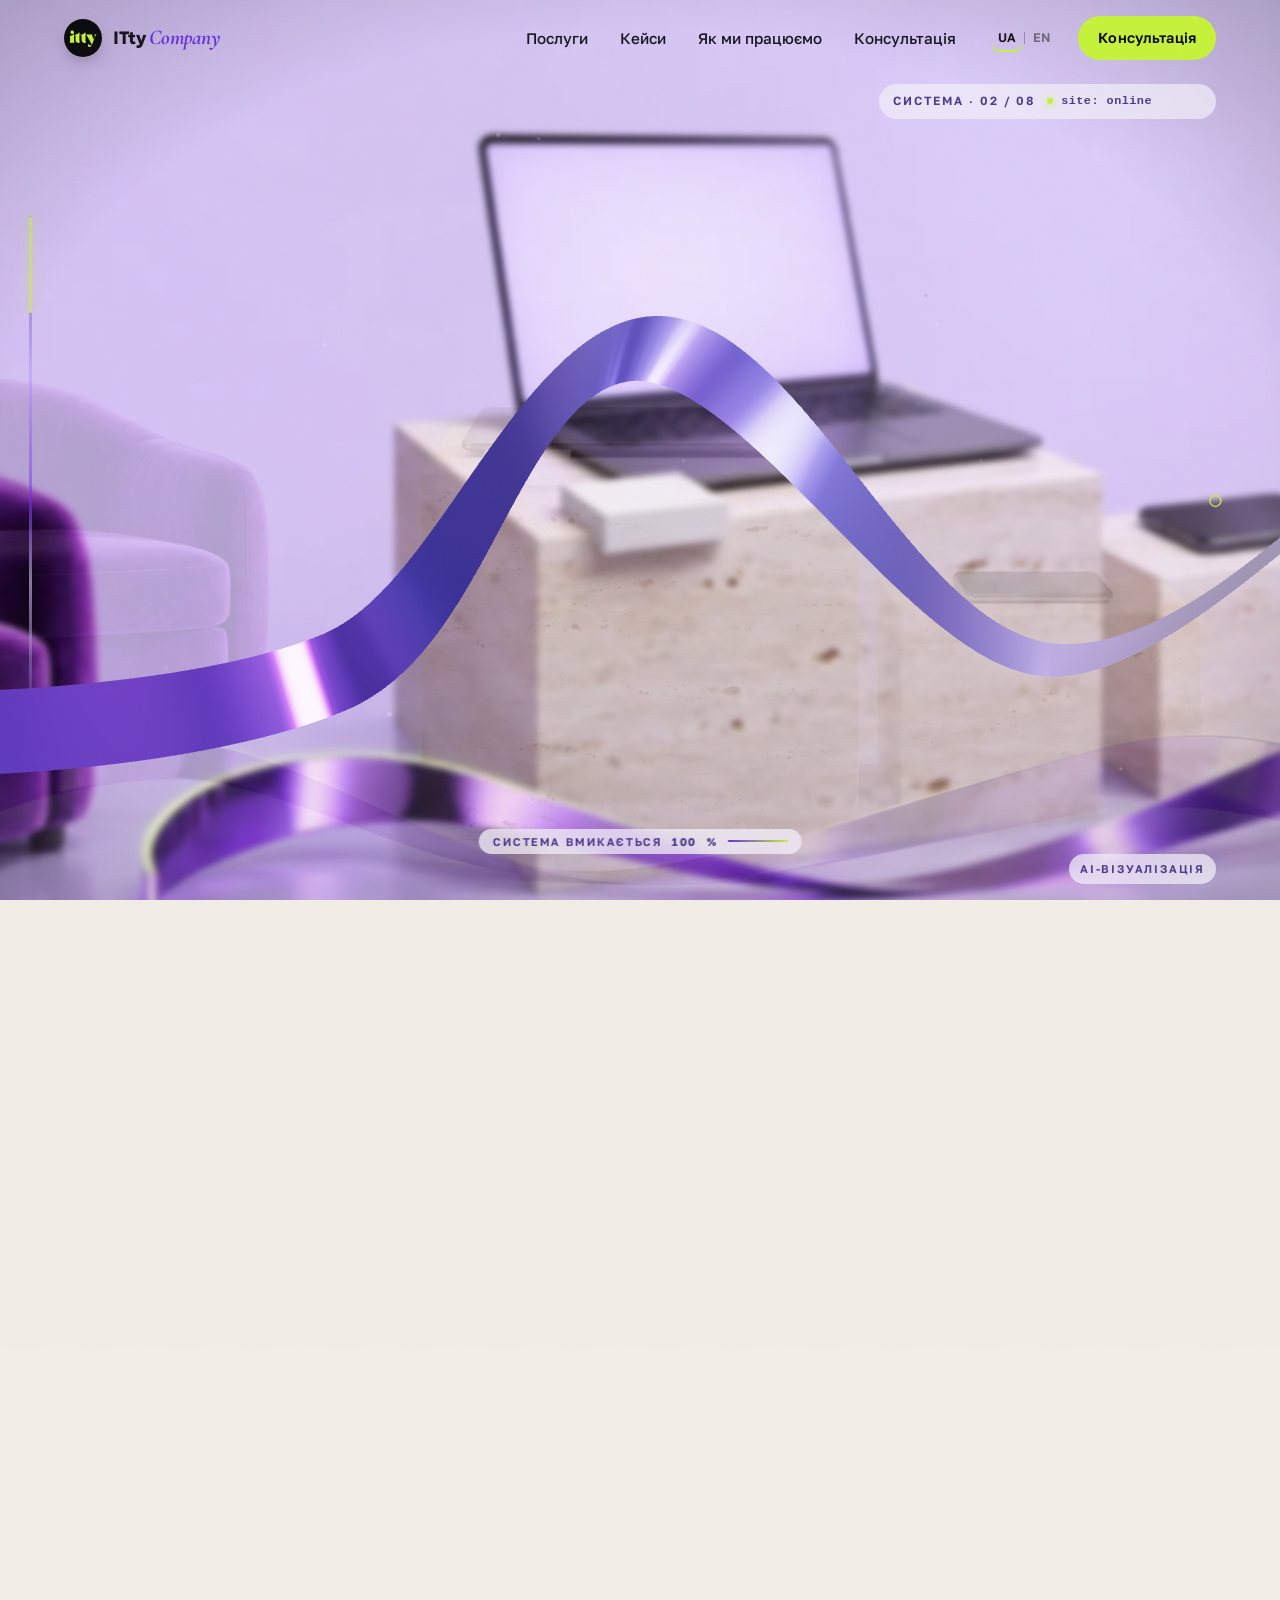
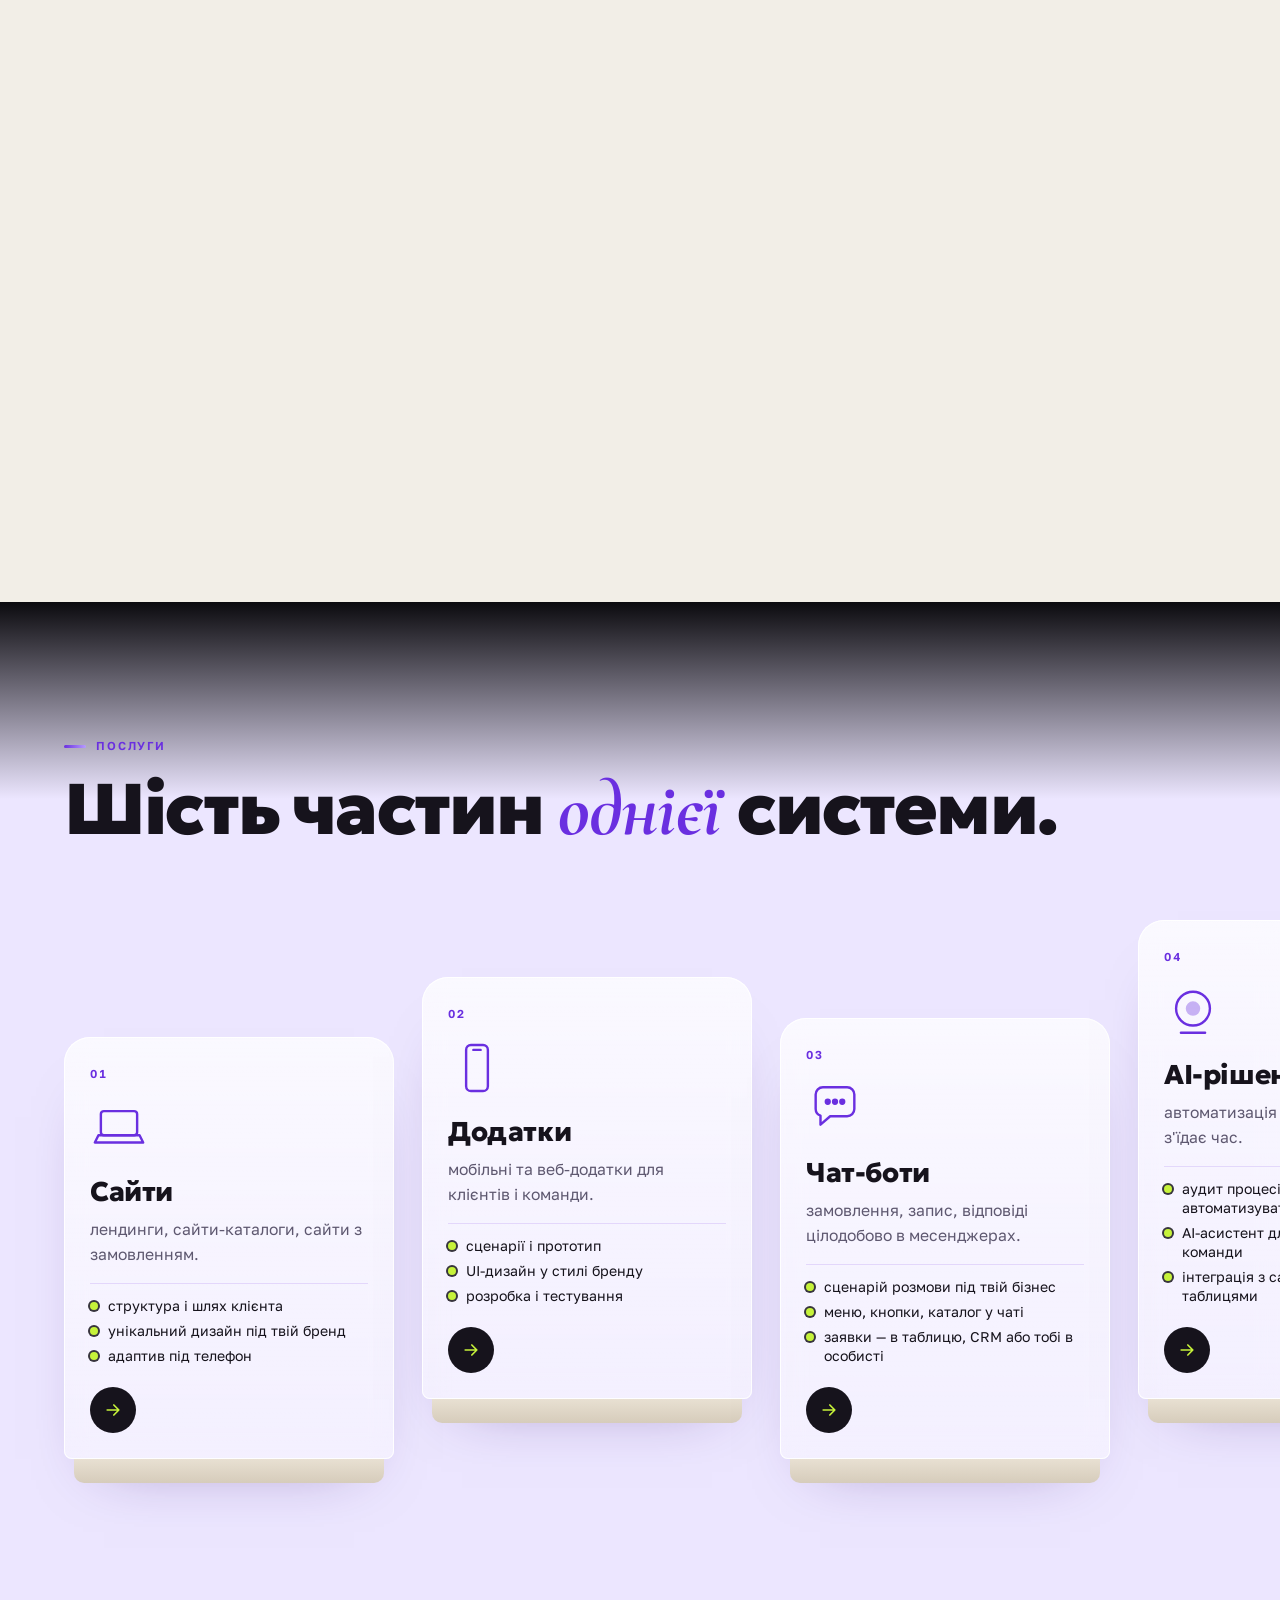
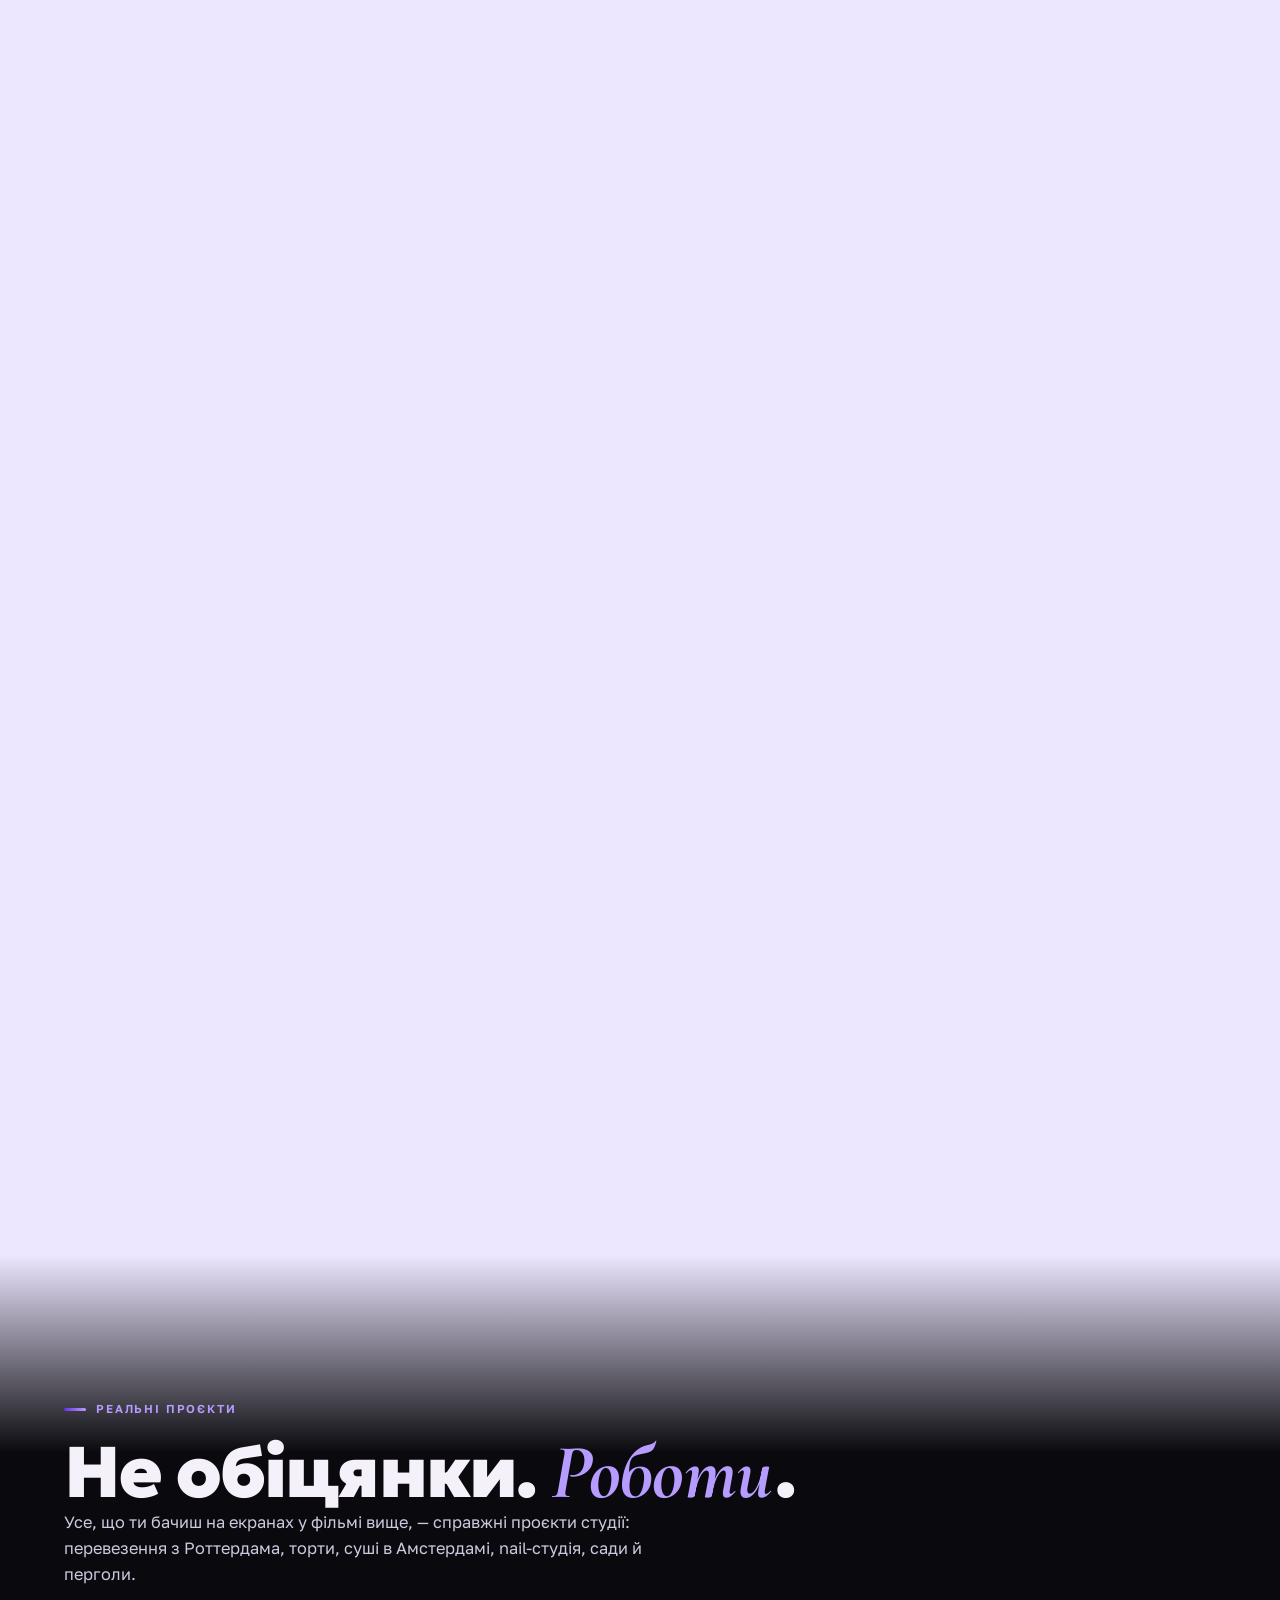
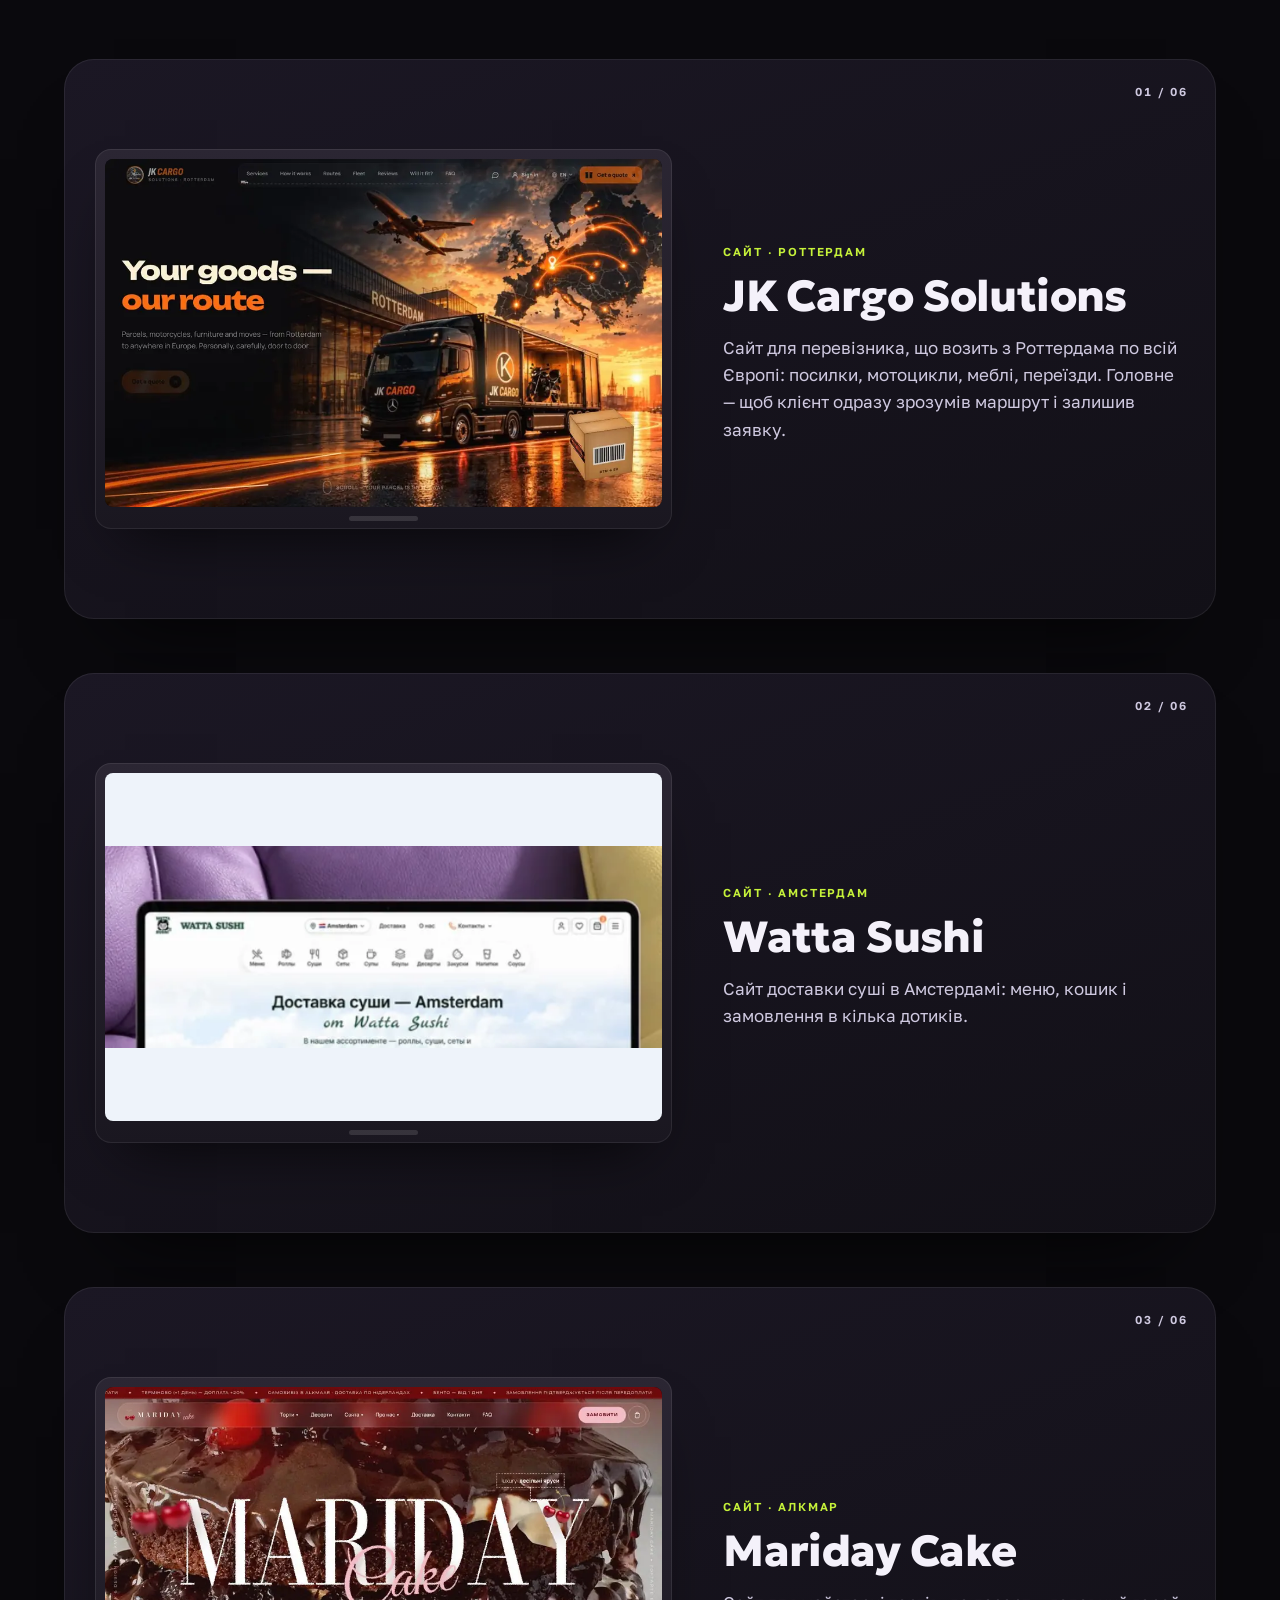
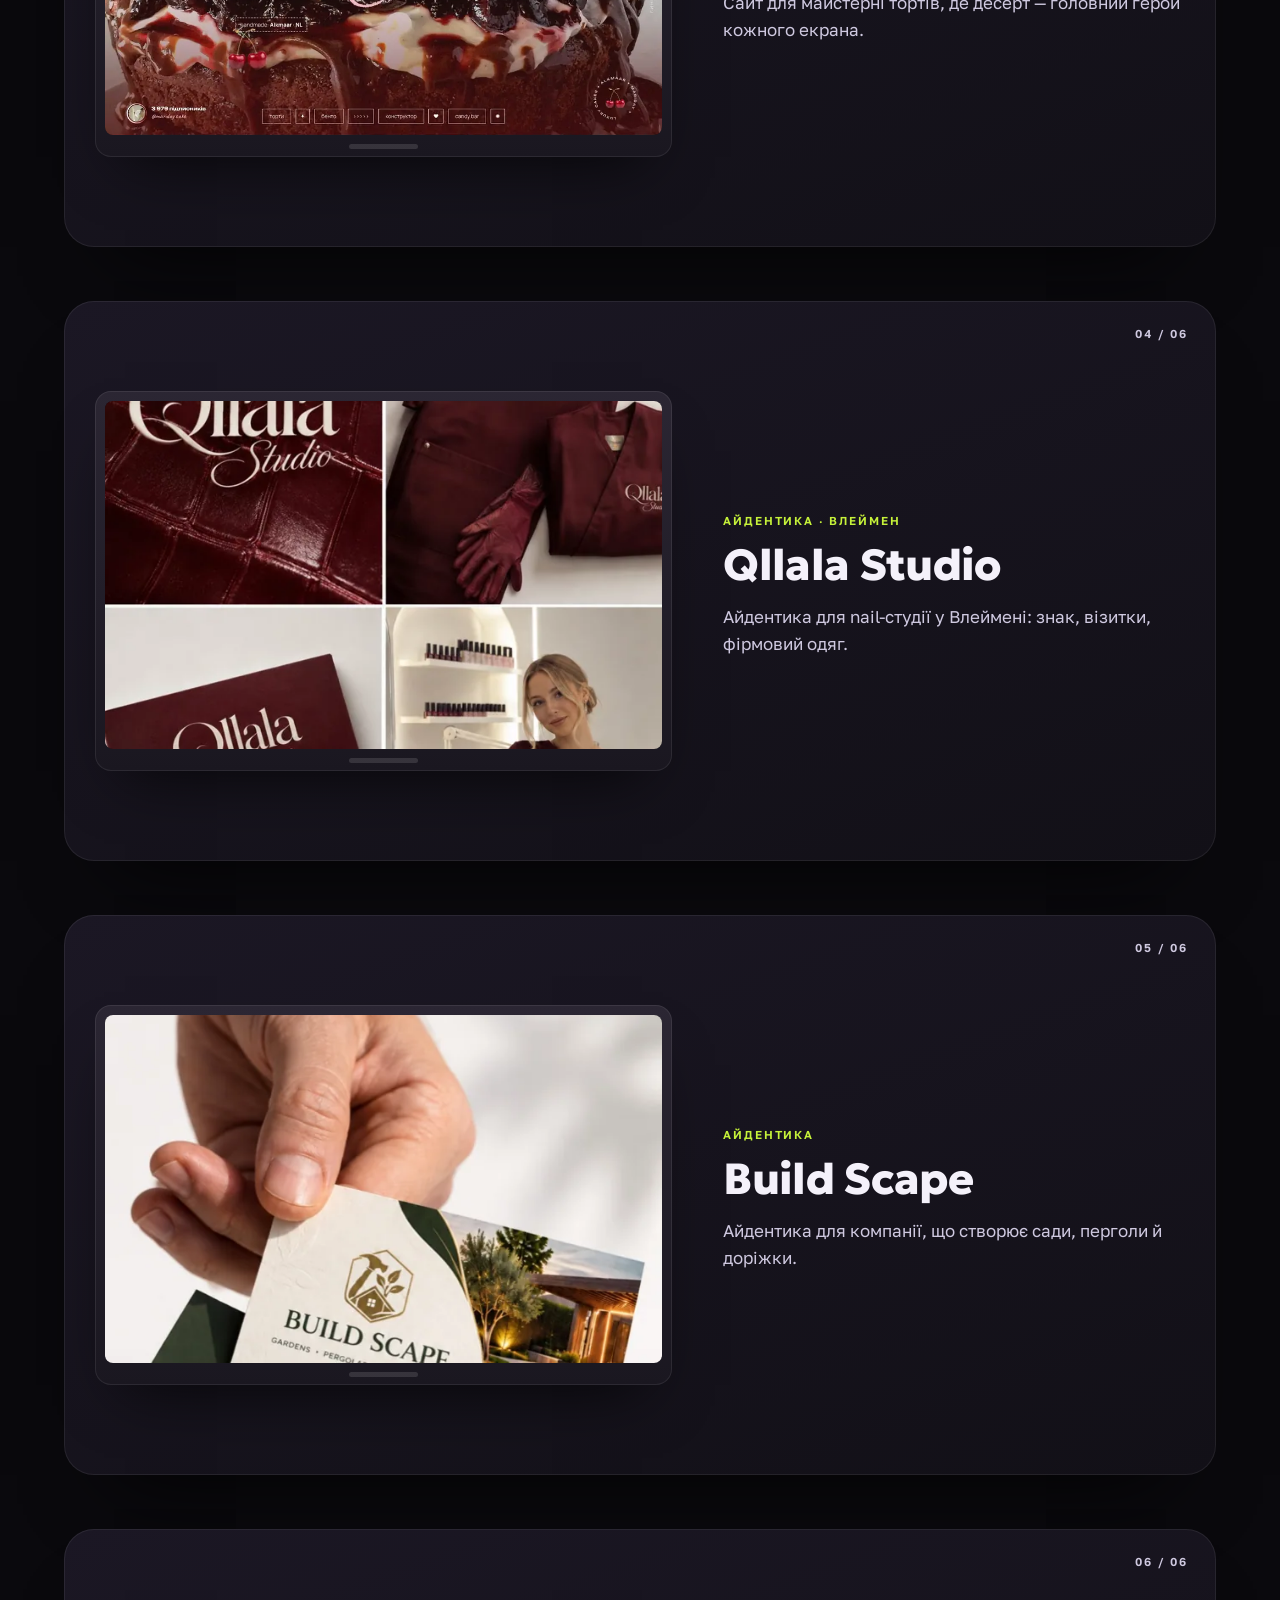
<file: index.html>
<!DOCTYPE html>
<html lang="uk" data-page="index">
<head>
<meta charset="utf-8">
<meta name="viewport" content="width=device-width, initial-scale=1, viewport-fit=cover">
<title>ITty Company — сайти, додатки, чат-боти, AI та айдентика</title>
<meta name="description" content="Будуємо IT-системи, які продають і витримують ріст: сайти, AI, додатки, чат-боти, візитки. Для стартапів і бізнесів у масштабуванні. EU • UA • USA.">
<meta name="theme-color" content="#0A090D">
<meta property="og:title" content="ITty Company — сайти, додатки, чат-боти, AI та айдентика">
<meta property="og:description" content="Будуємо IT-системи, які продають і витримують ріст: сайти, AI, додатки, чат-боти, візитки. Для стартапів і бізнесів у масштабуванні. EU • UA • USA.">
<meta property="og:image" content="assets/img/k8.webp">
<link rel="icon" href="data:image/svg+xml,%3Csvg xmlns='http://www.w3.org/2000/svg' viewBox='0 0 64 64'%3E%3Ccircle cx='32' cy='32' r='32' fill='%230A090D'/%3E%3Ctext x='32' y='40' text-anchor='middle' font-family='Georgia,serif' font-weight='700' font-size='25' fill='%23C6F23A'%3Eitty%3C/text%3E%3C/svg%3E">
<link rel="alternate" hreflang="en" href="index.html?lang=en">
<script>(function(){var d=document.documentElement,l='ua';d.classList.add('js');try{var q=new URLSearchParams(location.search).get('lang');l=(q==='en'||q==='ua')?q:(localStorage.getItem('itty-lang')||'ua');}catch(e){}
if(l==='en'){d.classList.add('lang-wait');d.lang='en';setTimeout(function(){d.classList.remove('lang-wait')},1600);}d.dataset.lang=l;
try{var s=JSON.parse(sessionStorage.getItem('itty-curtain')||'null');if(s){sessionStorage.removeItem('itty-curtain');d.classList.add('cu-closed','cu-noanim');window.__cu=s;}}catch(e){}})();</script>
<link rel="preconnect" href="https://fonts.googleapis.com">
<link rel="preconnect" href="https://fonts.gstatic.com" crossorigin>
<link href="https://fonts.googleapis.com/css2?family=Cormorant+Garamond:ital,wght@1,600;1,700&amp;family=Geologica:wght@400;600;800;900&amp;family=Golos+Text:wght@400;500;600&amp;display=swap" rel="stylesheet">
<link rel="stylesheet" href="assets/style.css">
<link rel="preload" as="image" href="assets/img/k1.webp">
<script type="importmap">{"imports":{"three":"./assets/vendor/three.module.min.js","three/addons/":"./assets/vendor/three-addons/"}}</script>
</head>
<body>
<a class="skip" href="#main"><span data-i="t5">До змісту</span></a>
<header class="hd">
  <a class="logo" href="index.html" aria-label="ITty Company"><span class="mark" aria-hidden="true"><svg class="wm" aria-hidden="true" xmlns="http://www.w3.org/2000/svg" viewBox="0 0 609 381"><path fill="currentColor" fill-rule="evenodd" d="M427.0,362.2C417.6,357.5 417.0,356.9 412.0,347.7C407.8,340.1 409.5,322.7 414.6,319.7C415.3,319.3 416.1,317.6 416.5,315.9C417.0,313.9 418.5,312.0 421.1,310.3C426.8,306.6 429.3,307.7 435.2,316.6C439.7,323.4 446.6,329.7 453.9,333.4C458.3,335.7 470.7,336.6 476.2,335.1C481.5,333.6 488.0,327.2 490.3,321.2C492.4,316.0 492.4,314.7 490.6,310.7C487.7,304.1 484.8,298.4 483.2,295.5C482.2,293.9 479.4,288.7 476.9,284.0C474.4,279.3 469.8,270.9 466.8,265.3C463.7,259.8 460.9,254.1 460.5,252.8C460.1,251.6 459.2,249.8 458.5,249.0C457.7,248.2 455.2,243.7 452.7,239.0C450.3,234.3 445.6,225.5 442.2,219.4C438.8,213.3 436.0,207.6 436.0,206.7C436.0,205.9 435.4,205.0 434.6,204.7C433.9,204.4 431.9,201.3 430.2,197.8C427.2,191.8 425.8,189.2 419.9,179.0C418.5,176.5 417.0,173.2 416.6,171.6C416.2,169.9 414.6,167.0 413.1,165.1C411.6,163.1 407.6,156.3 404.3,150.0C401.0,143.7 397.0,136.2 395.5,133.5C394.0,130.8 391.5,126.2 390.0,123.5C383.9,112.3 383.9,112.3 379.2,111.6C371.6,110.6 360.5,110.9 359.2,112.2C358.3,113.1 358.0,126.5 358.0,166.4C358.0,231.5 359.0,243.4 366.1,260.2C370.3,270.0 368.7,272.9 356.9,277.3C347.3,280.9 341.2,281.4 328.7,279.6C316.8,277.8 311.4,275.9 302.6,270.6C295.6,266.4 285.4,256.9 284.4,253.7C284.1,252.5 282.9,250.6 281.9,249.5C279.5,246.8 277.2,240.5 274.9,229.6C273.2,221.5 273.0,216.1 273.0,166.9C273.0,125.4 272.7,112.9 271.8,112.4C271.1,111.9 261.2,111.5 249.8,111.3C229.4,111.0 229.1,111.0 227.6,113.2C226.2,115.2 226.0,122.3 226.0,170.0C226.0,236.5 226.8,245.0 234.0,260.7C235.1,263.1 236.0,265.8 236.0,266.9C236.0,270.1 231.9,274.1 225.6,277.1C219.9,279.8 218.7,280.0 206.6,280.0C192.3,280.0 187.3,278.9 175.5,273.4C164.5,268.3 158.0,262.2 148.8,248.5C147.3,246.3 145.1,240.7 143.9,236.0C141.8,227.9 141.7,224.8 141.1,170.3C140.8,138.9 140.1,112.8 139.7,112.3C138.6,111.2 111.4,111.2 110.3,112.3C109.0,113.6 108.7,221.8 110.0,233.5C111.3,245.1 113.7,257.4 115.5,261.0C120.8,271.6 121.1,274.6 117.3,276.1C114.5,277.1 85.8,277.5 40.7,277.2C19.7,277.0 17.9,276.9 16.1,275.1C14.4,273.4 14.3,272.6 15.2,269.3C16.4,264.7 19.6,258.2 21.9,255.6C23.3,254.0 23.5,248.4 23.5,200.6L23.5,147.5L21.2,144.4C19.4,142.1 18.8,139.9 18.7,135.2C18.4,126.7 19.4,126.0 31.7,124.9C37.1,124.5 44.2,123.5 47.5,122.6C59.1,119.7 60.8,119.3 61.8,118.6C62.4,118.3 65.2,117.5 68.1,117.0C71.0,116.4 74.3,115.1 75.4,114.1C77.9,111.9 102.6,99.0 104.4,99.0C105.1,99.0 107.1,100.4 108.9,102.0C112.0,105.0 112.1,105.0 120.3,104.4C124.8,104.1 132.8,102.6 138.0,101.3C143.2,99.9 148.8,98.6 150.5,98.3C153.6,97.8 155.8,97.0 165.0,92.8C177.4,87.1 184.9,83.0 189.7,79.4C191.4,78.1 193.3,77.0 193.9,77.0C194.5,77.0 196.3,75.8 198.0,74.3C200.7,71.8 203.7,68.8 217.6,54.3C224.7,46.9 226.0,50.7 226.0,78.9C226.0,97.0 226.3,100.9 227.6,102.8C229.1,105.0 229.4,105.0 244.3,104.5C260.8,103.9 276.8,100.9 289.0,96.3C300.0,92.0 315.6,84.2 320.5,80.5C323.1,78.5 326.3,76.5 327.6,76.0C328.9,75.5 330.0,74.4 330.0,73.5C330.0,72.7 330.8,72.0 331.8,72.0C332.7,72.0 338.2,66.8 344.0,60.5C349.7,54.2 354.7,49.0 355.1,49.0C357.2,49.0 358.0,57.1 358.0,79.1C358.0,107.1 357.3,105.7 369.6,104.5C376.6,103.9 377.0,103.7 377.0,101.4C377.0,100.1 377.9,98.1 379.0,97.0C381.0,95.0 382.1,95.0 442.3,95.2L503.5,95.5L503.6,112.5C503.6,130.7 504.9,139.3 508.1,143.3C509.1,144.7 510.0,146.4 510.0,147.0C510.0,147.7 510.6,149.4 511.4,150.8C512.2,152.3 514.9,158.4 517.5,164.5C528.0,189.0 534.1,201.6 535.5,201.2C536.0,201.1 537.0,199.6 537.5,197.9C538.1,196.2 539.3,194.4 540.2,193.9C541.2,193.4 542.1,191.0 542.5,187.8C542.9,184.7 544.3,180.9 545.7,178.8C547.1,176.7 548.6,172.9 549.1,170.3C550.2,164.7 554.6,153.2 556.5,151.0C557.2,150.2 558.6,144.5 559.5,138.3C560.9,129.6 561.0,126.5 560.1,123.9C559.5,122.2 559.0,119.3 559.0,117.6C559.0,115.9 557.2,111.0 555.0,106.7C552.8,102.5 551.0,98.6 551.0,98.1C551.0,95.7 557.1,94.9 573.9,95.0C589.8,95.0 591.7,95.2 593.4,96.9C595.2,98.8 595.2,98.9 593.1,102.3C591.9,104.2 590.3,106.4 589.4,107.1C586.1,109.8 570.0,132.7 570.0,134.6C570.0,135.0 569.4,136.1 568.7,136.9C567.9,137.8 566.3,141.0 565.0,144.0C563.8,147.0 562.2,149.9 561.5,150.5C560.8,151.0 559.7,153.8 559.1,156.5C558.4,159.2 557.3,162.4 556.6,163.5C555.9,164.6 554.7,167.3 554.0,169.5C553.3,171.7 551.9,175.1 550.9,177.0C549.8,178.9 549.0,182.3 549.0,184.5C549.0,187.3 548.2,189.7 546.6,191.9C545.3,193.7 543.9,196.8 543.5,198.8C543.2,200.8 542.3,203.4 541.6,204.5C540.9,205.6 540.0,207.8 539.6,209.5C538.9,212.2 535.2,222.5 533.0,227.5C529.6,235.3 528.2,238.9 527.6,241.5C527.2,243.2 526.0,246.3 525.1,248.5C521.4,256.6 517.1,267.6 516.4,270.5C516.0,272.1 514.4,276.4 512.8,279.8C511.3,283.3 510.0,287.0 510.0,287.9C510.0,288.9 509.2,290.4 508.2,291.4C507.1,292.3 505.7,295.6 505.0,298.7C504.4,301.8 502.5,307.1 500.9,310.6C499.3,314.0 498.0,317.3 498.0,317.8C498.0,318.3 497.3,319.3 496.6,320.0C495.8,320.6 494.4,323.5 493.4,326.3C491.3,332.8 488.0,338.8 482.2,346.5C475.9,354.9 470.6,359.5 462.6,363.5C456.2,366.8 455.1,367.0 446.0,367.0C436.5,367.0 436.2,366.9 427.0,362.2ZM67.5,89.3C53.1,87.1 40.8,77.8 35.9,65.5C32.6,57.3 32.6,44.1 35.9,35.8C40.1,25.0 51.6,15.7 63.7,13.4C77.1,10.9 88.9,14.8 99.0,25.0C106.4,32.5 109.0,39.1 109.0,50.7C109.0,63.0 106.5,69.4 98.4,77.6C94.9,81.1 91.4,84.0 90.7,84.0C89.9,84.0 87.1,85.2 84.5,86.6C79.6,89.1 73.1,90.2 67.5,89.3Z"/></svg></span><span class="lw"><b>ITty</b> <em>Company</em></span></a>
  <nav class="nav" id="menu" aria-label="Menu"><a href="posluhy.html"><span data-i="t1">Послуги</span></a><a href="keisy.html"><span data-i="t2">Кейси</span></a><a href="yak-pratsiuiemo.html"><span data-i="t3">Як ми працюємо</span></a><a href="konsultatsiia.html"><span data-i="t4">Консультація</span></a>
    <div class="mnav">
      <a class="btn lime" href="konsultatsiia.html" ><svg viewBox="0 0 24 24" fill="none" stroke="currentColor" stroke-width="1.8" stroke-linecap="round" aria-hidden="true"><rect x="3.5" y="5" width="17" height="15.5" rx="3"/><path d="M3.5 10h17M8 3v4M16 3v4"/></svg><span data-i="t6">Записатися на консультацію</span></a>
      <a class="btn ghost" href="https://www.instagram.com/itty.company/" target="_blank" rel="noopener"><svg viewBox="0 0 24 24" fill="none" stroke="currentColor" stroke-width="1.8" aria-hidden="true"><rect x="3.5" y="3.5" width="17" height="17" rx="5"/><circle cx="12" cy="12" r="3.8"/><circle cx="17.2" cy="6.8" r="1" fill="currentColor" stroke="none"/></svg>Instagram @itty.company</a>
      <p>EU • UA • USA</p>
    </div>
  </nav>
  <div class="lang" role="group" aria-label="Мова сайту" data-i-aria-label="t7"><button type="button" data-lang="ua" aria-pressed="true">UA</button><i></i><button type="button" data-lang="en" aria-pressed="false">EN</button></div>
  <a class="btn pill" href="konsultatsiia.html" data-magnetic><span data-i="t8">Консультація</span></a>
  <button class="burger" type="button" aria-label="Меню" data-i-aria-label="t9" aria-expanded="false" aria-controls="menu"><span></span><span></span></button>
</header>
<main id="main">
<section class="film" id="film" data-mode="video" data-at='[0.0, 4.9583, 9.8333, 14.7083, 19.5833, 24.4583, 29.3333, 34.25]' data-dur="34.2917" data-vw="960" data-vh="544"
  data-mc='[0.5, 0.52, 0.52, 0.52, 0.57, 0.57, 0.66, 0.66]' data-src="assets/video/film-main.mp4" data-src-m="assets/video/film-mobile.mp4" style="--m:9" aria-label="ITty Company — film">
  <div class="stage">
    <div class="media">
      <div class="pv"><img class="kf" data-k="0" src="assets/img/k1.webp" alt="" fetchpriority=high decoding="async"><img class="kf" data-k="1" src="assets/img/k2.webp" alt="" loading=lazy decoding="async"><img class="kf" data-k="2" src="assets/img/k3.webp" alt="" loading=lazy decoding="async"><img class="kf" data-k="3" src="assets/img/k4.webp" alt="" loading=lazy decoding="async"><img class="kf" data-k="4" src="assets/img/k5.webp" alt="" loading=lazy decoding="async"><img class="kf" data-k="5" src="assets/img/k6.webp" alt="" loading=lazy decoding="async"><img class="kf" data-k="6" src="assets/img/k7.webp" alt="" loading=lazy decoding="async"><img class="kf" data-k="7" src="assets/img/k8.webp" alt="" loading=lazy decoding="async"></div>
      <video muted playsinline preload='none' poster='assets/img/k1-s.webp' aria-hidden='true'></video>
      <div class="screens"><div class="scr laptop o-l" data-kf="k2" data-q='[[0.4204, 0.1875], [0.6101, 0.1888], [0.6272, 0.3976], [0.436, 0.4282]]'><div class="it"><div class="sc-img tall"><img src="assets/shots/jk-tall.webp" alt="" loading="lazy" decoding="async"></div></div><div class="it"><div class="sc-img tall"><img src="assets/shots/mariday-tall.webp" alt="" loading="lazy" decoding="async"></div></div><div class="it"><div class="sc-img tall"><img src="assets/shots/challenge-tall.webp" alt="" loading="lazy" decoding="async"></div></div><span class="glare"></span><span class="scan"></span></div><div class="scr laptop o-l" data-kf="k3" data-q='[[0.4122, 0.1742], [0.6101, 0.1729], [0.631, 0.4043], [0.4315, 0.4415]]'><div class="it"><div class="sc-img tall"><img src="assets/shots/vk-tall.webp" alt="" loading="lazy" decoding="async"></div></div><span class="glare"></span><span class="scan"></span></div><div class="scr phone o-l" data-kf="k3" data-q='[[0.8069, 0.5598], [0.8895, 0.5439], [0.9296, 0.5758], [0.8404, 0.5891]]'><div class="it"><div class="sc-chat"><div class="bar"><span class="av"><svg class="wm" aria-hidden="true" xmlns="http://www.w3.org/2000/svg" viewBox="0 0 609 381"><path fill="currentColor" fill-rule="evenodd" d="M427.0,362.2C417.6,357.5 417.0,356.9 412.0,347.7C407.8,340.1 409.5,322.7 414.6,319.7C415.3,319.3 416.1,317.6 416.5,315.9C417.0,313.9 418.5,312.0 421.1,310.3C426.8,306.6 429.3,307.7 435.2,316.6C439.7,323.4 446.6,329.7 453.9,333.4C458.3,335.7 470.7,336.6 476.2,335.1C481.5,333.6 488.0,327.2 490.3,321.2C492.4,316.0 492.4,314.7 490.6,310.7C487.7,304.1 484.8,298.4 483.2,295.5C482.2,293.9 479.4,288.7 476.9,284.0C474.4,279.3 469.8,270.9 466.8,265.3C463.7,259.8 460.9,254.1 460.5,252.8C460.1,251.6 459.2,249.8 458.5,249.0C457.7,248.2 455.2,243.7 452.7,239.0C450.3,234.3 445.6,225.5 442.2,219.4C438.8,213.3 436.0,207.6 436.0,206.7C436.0,205.9 435.4,205.0 434.6,204.7C433.9,204.4 431.9,201.3 430.2,197.8C427.2,191.8 425.8,189.2 419.9,179.0C418.5,176.5 417.0,173.2 416.6,171.6C416.2,169.9 414.6,167.0 413.1,165.1C411.6,163.1 407.6,156.3 404.3,150.0C401.0,143.7 397.0,136.2 395.5,133.5C394.0,130.8 391.5,126.2 390.0,123.5C383.9,112.3 383.9,112.3 379.2,111.6C371.6,110.6 360.5,110.9 359.2,112.2C358.3,113.1 358.0,126.5 358.0,166.4C358.0,231.5 359.0,243.4 366.1,260.2C370.3,270.0 368.7,272.9 356.9,277.3C347.3,280.9 341.2,281.4 328.7,279.6C316.8,277.8 311.4,275.9 302.6,270.6C295.6,266.4 285.4,256.9 284.4,253.7C284.1,252.5 282.9,250.6 281.9,249.5C279.5,246.8 277.2,240.5 274.9,229.6C273.2,221.5 273.0,216.1 273.0,166.9C273.0,125.4 272.7,112.9 271.8,112.4C271.1,111.9 261.2,111.5 249.8,111.3C229.4,111.0 229.1,111.0 227.6,113.2C226.2,115.2 226.0,122.3 226.0,170.0C226.0,236.5 226.8,245.0 234.0,260.7C235.1,263.1 236.0,265.8 236.0,266.9C236.0,270.1 231.9,274.1 225.6,277.1C219.9,279.8 218.7,280.0 206.6,280.0C192.3,280.0 187.3,278.9 175.5,273.4C164.5,268.3 158.0,262.2 148.8,248.5C147.3,246.3 145.1,240.7 143.9,236.0C141.8,227.9 141.7,224.8 141.1,170.3C140.8,138.9 140.1,112.8 139.7,112.3C138.6,111.2 111.4,111.2 110.3,112.3C109.0,113.6 108.7,221.8 110.0,233.5C111.3,245.1 113.7,257.4 115.5,261.0C120.8,271.6 121.1,274.6 117.3,276.1C114.5,277.1 85.8,277.5 40.7,277.2C19.7,277.0 17.9,276.9 16.1,275.1C14.4,273.4 14.3,272.6 15.2,269.3C16.4,264.7 19.6,258.2 21.9,255.6C23.3,254.0 23.5,248.4 23.5,200.6L23.5,147.5L21.2,144.4C19.4,142.1 18.8,139.9 18.7,135.2C18.4,126.7 19.4,126.0 31.7,124.9C37.1,124.5 44.2,123.5 47.5,122.6C59.1,119.7 60.8,119.3 61.8,118.6C62.4,118.3 65.2,117.5 68.1,117.0C71.0,116.4 74.3,115.1 75.4,114.1C77.9,111.9 102.6,99.0 104.4,99.0C105.1,99.0 107.1,100.4 108.9,102.0C112.0,105.0 112.1,105.0 120.3,104.4C124.8,104.1 132.8,102.6 138.0,101.3C143.2,99.9 148.8,98.6 150.5,98.3C153.6,97.8 155.8,97.0 165.0,92.8C177.4,87.1 184.9,83.0 189.7,79.4C191.4,78.1 193.3,77.0 193.9,77.0C194.5,77.0 196.3,75.8 198.0,74.3C200.7,71.8 203.7,68.8 217.6,54.3C224.7,46.9 226.0,50.7 226.0,78.9C226.0,97.0 226.3,100.9 227.6,102.8C229.1,105.0 229.4,105.0 244.3,104.5C260.8,103.9 276.8,100.9 289.0,96.3C300.0,92.0 315.6,84.2 320.5,80.5C323.1,78.5 326.3,76.5 327.6,76.0C328.9,75.5 330.0,74.4 330.0,73.5C330.0,72.7 330.8,72.0 331.8,72.0C332.7,72.0 338.2,66.8 344.0,60.5C349.7,54.2 354.7,49.0 355.1,49.0C357.2,49.0 358.0,57.1 358.0,79.1C358.0,107.1 357.3,105.7 369.6,104.5C376.6,103.9 377.0,103.7 377.0,101.4C377.0,100.1 377.9,98.1 379.0,97.0C381.0,95.0 382.1,95.0 442.3,95.2L503.5,95.5L503.6,112.5C503.6,130.7 504.9,139.3 508.1,143.3C509.1,144.7 510.0,146.4 510.0,147.0C510.0,147.7 510.6,149.4 511.4,150.8C512.2,152.3 514.9,158.4 517.5,164.5C528.0,189.0 534.1,201.6 535.5,201.2C536.0,201.1 537.0,199.6 537.5,197.9C538.1,196.2 539.3,194.4 540.2,193.9C541.2,193.4 542.1,191.0 542.5,187.8C542.9,184.7 544.3,180.9 545.7,178.8C547.1,176.7 548.6,172.9 549.1,170.3C550.2,164.7 554.6,153.2 556.5,151.0C557.2,150.2 558.6,144.5 559.5,138.3C560.9,129.6 561.0,126.5 560.1,123.9C559.5,122.2 559.0,119.3 559.0,117.6C559.0,115.9 557.2,111.0 555.0,106.7C552.8,102.5 551.0,98.6 551.0,98.1C551.0,95.7 557.1,94.9 573.9,95.0C589.8,95.0 591.7,95.2 593.4,96.9C595.2,98.8 595.2,98.9 593.1,102.3C591.9,104.2 590.3,106.4 589.4,107.1C586.1,109.8 570.0,132.7 570.0,134.6C570.0,135.0 569.4,136.1 568.7,136.9C567.9,137.8 566.3,141.0 565.0,144.0C563.8,147.0 562.2,149.9 561.5,150.5C560.8,151.0 559.7,153.8 559.1,156.5C558.4,159.2 557.3,162.4 556.6,163.5C555.9,164.6 554.7,167.3 554.0,169.5C553.3,171.7 551.9,175.1 550.9,177.0C549.8,178.9 549.0,182.3 549.0,184.5C549.0,187.3 548.2,189.7 546.6,191.9C545.3,193.7 543.9,196.8 543.5,198.8C543.2,200.8 542.3,203.4 541.6,204.5C540.9,205.6 540.0,207.8 539.6,209.5C538.9,212.2 535.2,222.5 533.0,227.5C529.6,235.3 528.2,238.9 527.6,241.5C527.2,243.2 526.0,246.3 525.1,248.5C521.4,256.6 517.1,267.6 516.4,270.5C516.0,272.1 514.4,276.4 512.8,279.8C511.3,283.3 510.0,287.0 510.0,287.9C510.0,288.9 509.2,290.4 508.2,291.4C507.1,292.3 505.7,295.6 505.0,298.7C504.4,301.8 502.5,307.1 500.9,310.6C499.3,314.0 498.0,317.3 498.0,317.8C498.0,318.3 497.3,319.3 496.6,320.0C495.8,320.6 494.4,323.5 493.4,326.3C491.3,332.8 488.0,338.8 482.2,346.5C475.9,354.9 470.6,359.5 462.6,363.5C456.2,366.8 455.1,367.0 446.0,367.0C436.5,367.0 436.2,366.9 427.0,362.2ZM67.5,89.3C53.1,87.1 40.8,77.8 35.9,65.5C32.6,57.3 32.6,44.1 35.9,35.8C40.1,25.0 51.6,15.7 63.7,13.4C77.1,10.9 88.9,14.8 99.0,25.0C106.4,32.5 109.0,39.1 109.0,50.7C109.0,63.0 106.5,69.4 98.4,77.6C94.9,81.1 91.4,84.0 90.7,84.0C89.9,84.0 87.1,85.2 84.5,86.6C79.6,89.1 73.1,90.2 67.5,89.3Z"/></svg></span><b>ITty Consultation</b><small>bot · online</small></div><p class="b in"><span data-i="t10">Привіт! Хочу сайт із замовленням.</span></p><p class="b out"><span data-i="t11">Привіт! Записую на консультацію. Що будуємо?</span></p><p class="b chips"><span data-i="t12">Сайт · Бот · AI</span></p></div></div><span class="glare"></span><span class="scan"></span></div><div class="scr laptop o-l" data-kf="k4" data-q='[[0.4107, 0.1715], [0.6101, 0.1715], [0.631, 0.3949], [0.4278, 0.4255]]'><div class="it"><div class="sc-ai"><i></i><i></i><i></i><b>ai: thinking</b></div></div><span class="glare"></span><span class="scan"></span></div><div class="scr phone o-l" data-kf="k4" data-q='[[0.8076, 0.5545], [0.888, 0.5399], [0.9296, 0.5723], [0.8404, 0.5891]]'><div class="it"><div class="sc-ai"><i></i><i></i><i></i><b>ai: thinking</b></div></div><span class="glare"></span><span class="scan"></span></div><div class="scr card o-l" data-kf="k5" data-q='[[0.3546, 0.4744], [0.6802, 0.3497], [0.791, 0.5839], [0.4407, 0.7304]]'><div class="it"><div class="sc-img"><img src="assets/shots/c-qllala.webp" alt="" loading="lazy" decoding="async"></div></div><div class="it"><div class="sc-img"><img src="assets/shots/c-buildscape.webp" alt="" loading="lazy" decoding="async"></div></div><span class="glare"></span><span class="scan"></span></div><div class="scr card o-l" data-kf="k6" data-q='[[0.3546, 0.4744], [0.6802, 0.3497], [0.791, 0.5839], [0.4407, 0.7304]]'><div class="it"><div class="sc-img"><img src="assets/shots/c-msbuyer.webp" alt="" loading="lazy" decoding="async"></div></div><div class="it"><div class="sc-img"><img src="assets/shots/c-qllala.webp" alt="" loading="lazy" decoding="async"></div></div><span class="glare"></span><span class="scan"></span></div><div class="scr laptop o-l" data-kf="k7" data-q='[[0.6074, 0.3406], [0.7473, 0.3416], [0.7243, 0.5294], [0.5827, 0.5145]]'><div class="it"><div class="sc-img tall"><img src="assets/shots/mariday-tall.webp" alt="" loading="lazy" decoding="async"></div></div><span class="glare"></span><span class="scan"></span></div><div class="scr phone o-l" data-kf="k7" data-q='[[0.8131, 0.6466], [0.8786, 0.6546], [0.8436, 0.6905], [0.7699, 0.6806]]'><div class="it"><div class="sc-img mob"><img src="assets/shots/jk-m.webp" alt="" loading="lazy" decoding="async"></div></div><span class="glare"></span><span class="scan"></span></div><div class="scr laptop o-l" data-kf="k8" data-q='[[0.608, 0.3406], [0.747, 0.3416], [0.7232, 0.5277], [0.5823, 0.5145]]'><div class="it"><div class="sc-img tall"><img src="assets/shots/challenge-tall.webp" alt="" loading="lazy" decoding="async"></div></div><span class="glare"></span><span class="scan"></span></div><div class="scr phone o-l" data-kf="k8" data-q='[[0.8146, 0.6457], [0.8786, 0.6532], [0.8443, 0.6918], [0.7699, 0.6798]]'><div class="it"><div class="sc-chat"><div class="bar"><span class="av"><svg class="wm" aria-hidden="true" xmlns="http://www.w3.org/2000/svg" viewBox="0 0 609 381"><path fill="currentColor" fill-rule="evenodd" d="M427.0,362.2C417.6,357.5 417.0,356.9 412.0,347.7C407.8,340.1 409.5,322.7 414.6,319.7C415.3,319.3 416.1,317.6 416.5,315.9C417.0,313.9 418.5,312.0 421.1,310.3C426.8,306.6 429.3,307.7 435.2,316.6C439.7,323.4 446.6,329.7 453.9,333.4C458.3,335.7 470.7,336.6 476.2,335.1C481.5,333.6 488.0,327.2 490.3,321.2C492.4,316.0 492.4,314.7 490.6,310.7C487.7,304.1 484.8,298.4 483.2,295.5C482.2,293.9 479.4,288.7 476.9,284.0C474.4,279.3 469.8,270.9 466.8,265.3C463.7,259.8 460.9,254.1 460.5,252.8C460.1,251.6 459.2,249.8 458.5,249.0C457.7,248.2 455.2,243.7 452.7,239.0C450.3,234.3 445.6,225.5 442.2,219.4C438.8,213.3 436.0,207.6 436.0,206.7C436.0,205.9 435.4,205.0 434.6,204.7C433.9,204.4 431.9,201.3 430.2,197.8C427.2,191.8 425.8,189.2 419.9,179.0C418.5,176.5 417.0,173.2 416.6,171.6C416.2,169.9 414.6,167.0 413.1,165.1C411.6,163.1 407.6,156.3 404.3,150.0C401.0,143.7 397.0,136.2 395.5,133.5C394.0,130.8 391.5,126.2 390.0,123.5C383.9,112.3 383.9,112.3 379.2,111.6C371.6,110.6 360.5,110.9 359.2,112.2C358.3,113.1 358.0,126.5 358.0,166.4C358.0,231.5 359.0,243.4 366.1,260.2C370.3,270.0 368.7,272.9 356.9,277.3C347.3,280.9 341.2,281.4 328.7,279.6C316.8,277.8 311.4,275.9 302.6,270.6C295.6,266.4 285.4,256.9 284.4,253.7C284.1,252.5 282.9,250.6 281.9,249.5C279.5,246.8 277.2,240.5 274.9,229.6C273.2,221.5 273.0,216.1 273.0,166.9C273.0,125.4 272.7,112.9 271.8,112.4C271.1,111.9 261.2,111.5 249.8,111.3C229.4,111.0 229.1,111.0 227.6,113.2C226.2,115.2 226.0,122.3 226.0,170.0C226.0,236.5 226.8,245.0 234.0,260.7C235.1,263.1 236.0,265.8 236.0,266.9C236.0,270.1 231.9,274.1 225.6,277.1C219.9,279.8 218.7,280.0 206.6,280.0C192.3,280.0 187.3,278.9 175.5,273.4C164.5,268.3 158.0,262.2 148.8,248.5C147.3,246.3 145.1,240.7 143.9,236.0C141.8,227.9 141.7,224.8 141.1,170.3C140.8,138.9 140.1,112.8 139.7,112.3C138.6,111.2 111.4,111.2 110.3,112.3C109.0,113.6 108.7,221.8 110.0,233.5C111.3,245.1 113.7,257.4 115.5,261.0C120.8,271.6 121.1,274.6 117.3,276.1C114.5,277.1 85.8,277.5 40.7,277.2C19.7,277.0 17.9,276.9 16.1,275.1C14.4,273.4 14.3,272.6 15.2,269.3C16.4,264.7 19.6,258.2 21.9,255.6C23.3,254.0 23.5,248.4 23.5,200.6L23.5,147.5L21.2,144.4C19.4,142.1 18.8,139.9 18.7,135.2C18.4,126.7 19.4,126.0 31.7,124.9C37.1,124.5 44.2,123.5 47.5,122.6C59.1,119.7 60.8,119.3 61.8,118.6C62.4,118.3 65.2,117.5 68.1,117.0C71.0,116.4 74.3,115.1 75.4,114.1C77.9,111.9 102.6,99.0 104.4,99.0C105.1,99.0 107.1,100.4 108.9,102.0C112.0,105.0 112.1,105.0 120.3,104.4C124.8,104.1 132.8,102.6 138.0,101.3C143.2,99.9 148.8,98.6 150.5,98.3C153.6,97.8 155.8,97.0 165.0,92.8C177.4,87.1 184.9,83.0 189.7,79.4C191.4,78.1 193.3,77.0 193.9,77.0C194.5,77.0 196.3,75.8 198.0,74.3C200.7,71.8 203.7,68.8 217.6,54.3C224.7,46.9 226.0,50.7 226.0,78.9C226.0,97.0 226.3,100.9 227.6,102.8C229.1,105.0 229.4,105.0 244.3,104.5C260.8,103.9 276.8,100.9 289.0,96.3C300.0,92.0 315.6,84.2 320.5,80.5C323.1,78.5 326.3,76.5 327.6,76.0C328.9,75.5 330.0,74.4 330.0,73.5C330.0,72.7 330.8,72.0 331.8,72.0C332.7,72.0 338.2,66.8 344.0,60.5C349.7,54.2 354.7,49.0 355.1,49.0C357.2,49.0 358.0,57.1 358.0,79.1C358.0,107.1 357.3,105.7 369.6,104.5C376.6,103.9 377.0,103.7 377.0,101.4C377.0,100.1 377.9,98.1 379.0,97.0C381.0,95.0 382.1,95.0 442.3,95.2L503.5,95.5L503.6,112.5C503.6,130.7 504.9,139.3 508.1,143.3C509.1,144.7 510.0,146.4 510.0,147.0C510.0,147.7 510.6,149.4 511.4,150.8C512.2,152.3 514.9,158.4 517.5,164.5C528.0,189.0 534.1,201.6 535.5,201.2C536.0,201.1 537.0,199.6 537.5,197.9C538.1,196.2 539.3,194.4 540.2,193.9C541.2,193.4 542.1,191.0 542.5,187.8C542.9,184.7 544.3,180.9 545.7,178.8C547.1,176.7 548.6,172.9 549.1,170.3C550.2,164.7 554.6,153.2 556.5,151.0C557.2,150.2 558.6,144.5 559.5,138.3C560.9,129.6 561.0,126.5 560.1,123.9C559.5,122.2 559.0,119.3 559.0,117.6C559.0,115.9 557.2,111.0 555.0,106.7C552.8,102.5 551.0,98.6 551.0,98.1C551.0,95.7 557.1,94.9 573.9,95.0C589.8,95.0 591.7,95.2 593.4,96.9C595.2,98.8 595.2,98.9 593.1,102.3C591.9,104.2 590.3,106.4 589.4,107.1C586.1,109.8 570.0,132.7 570.0,134.6C570.0,135.0 569.4,136.1 568.7,136.9C567.9,137.8 566.3,141.0 565.0,144.0C563.8,147.0 562.2,149.9 561.5,150.5C560.8,151.0 559.7,153.8 559.1,156.5C558.4,159.2 557.3,162.4 556.6,163.5C555.9,164.6 554.7,167.3 554.0,169.5C553.3,171.7 551.9,175.1 550.9,177.0C549.8,178.9 549.0,182.3 549.0,184.5C549.0,187.3 548.2,189.7 546.6,191.9C545.3,193.7 543.9,196.8 543.5,198.8C543.2,200.8 542.3,203.4 541.6,204.5C540.9,205.6 540.0,207.8 539.6,209.5C538.9,212.2 535.2,222.5 533.0,227.5C529.6,235.3 528.2,238.9 527.6,241.5C527.2,243.2 526.0,246.3 525.1,248.5C521.4,256.6 517.1,267.6 516.4,270.5C516.0,272.1 514.4,276.4 512.8,279.8C511.3,283.3 510.0,287.0 510.0,287.9C510.0,288.9 509.2,290.4 508.2,291.4C507.1,292.3 505.7,295.6 505.0,298.7C504.4,301.8 502.5,307.1 500.9,310.6C499.3,314.0 498.0,317.3 498.0,317.8C498.0,318.3 497.3,319.3 496.6,320.0C495.8,320.6 494.4,323.5 493.4,326.3C491.3,332.8 488.0,338.8 482.2,346.5C475.9,354.9 470.6,359.5 462.6,363.5C456.2,366.8 455.1,367.0 446.0,367.0C436.5,367.0 436.2,366.9 427.0,362.2ZM67.5,89.3C53.1,87.1 40.8,77.8 35.9,65.5C32.6,57.3 32.6,44.1 35.9,35.8C40.1,25.0 51.6,15.7 63.7,13.4C77.1,10.9 88.9,14.8 99.0,25.0C106.4,32.5 109.0,39.1 109.0,50.7C109.0,63.0 106.5,69.4 98.4,77.6C94.9,81.1 91.4,84.0 90.7,84.0C89.9,84.0 87.1,85.2 84.5,86.6C79.6,89.1 73.1,90.2 67.5,89.3Z"/></svg></span><b>ITty Consultation</b><small>bot · online</small></div><p class="b in"><span data-i="t13">Ви ще працюєте?</span></p><p class="b out"><span data-i="t14">Так. Залиш запит — відповімо зранку.</span></p></div></div><span class="glare"></span><span class="scan"></span></div></div>
    </div>
    <div class="vignette"></div>
    <canvas class="fx" aria-hidden="true"></canvas>
    <div class="fhero">
      <div class="top">
        <span class="chip" data-i="t49">IT Partner · EU • UA • USA</span>
        <h1 class="h1" data-i="t50">Твій бізнес має виглядати <span class="nw"><mark class="lm"><span>на мільйон</span></mark>.</span></h1>
        <p class="sub" data-i="t51">Навіть якщо ти тільки починаєш.</p>
        <svg class="arrow" viewBox="0 0 120 60" aria-hidden="true"><path d="M6 44 C 30 52, 62 50, 86 30 S 108 10, 112 8" fill="none" stroke="currentColor" stroke-width="3" stroke-linecap="round"/><path d="M98 6 L113 7 L109 21" fill="none" stroke="currentColor" stroke-width="3" stroke-linecap="round" stroke-linejoin="round"/></svg>
      </div>
      <div class="low">
        <p class="lead" data-i="t52">Будуємо IT-системи, які продають і витримують ріст. Сайти, AI, додатки, чат-боти, візитки — для стартапів і бізнесів у масштабуванні.</p>
        <div class="row"><a class="btn lime" href="konsultatsiia.html" data-magnetic><svg viewBox="0 0 24 24" fill="none" stroke="currentColor" stroke-width="1.8" stroke-linecap="round" aria-hidden="true"><rect x="3.5" y="5" width="17" height="15.5" rx="3"/><path d="M3.5 10h17M8 3v4M16 3v4"/></svg><span data-i="t53">Консультація</span></a><a class="btn ghost" href="keisy.html" ><span data-i="t54">Дивитись кейси</span></a></div>
        <ul class="plates"><li class="plate"><b data-i="t29">EU • UA • USA</b><small data-i="t30">працюємо</small></li><li class="plate"><b data-i="t31">Сайти · AI · Додатки · Боти · Візитки</b><small data-i="t32">одна команда</small></li></ul>
      </div>
    </div>
    <div class="ftitle" aria-live="polite"><h2></h2><p></p>
      <div class="fcta"><a class="btn lime" href="konsultatsiia.html" data-magnetic><svg viewBox="0 0 24 24" fill="none" stroke="currentColor" stroke-width="1.8" stroke-linecap="round" aria-hidden="true"><rect x="3.5" y="5" width="17" height="15.5" rx="3"/><path d="M3.5 10h17M8 3v4M16 3v4"/></svg><span data-i="t55">Записатися на консультацію</span></a><a class="btn ghost on-dark" href="https://www.instagram.com/itty.company/" target="_blank" rel="noopener" ><svg viewBox="0 0 24 24" fill="none" stroke="currentColor" stroke-width="1.8" aria-hidden="true"><rect x="3.5" y="3.5" width="17" height="17" rx="5"/><circle cx="12" cy="12" r="3.8"/><circle cx="17.2" cy="6.8" r="1" fill="currentColor" stroke="none"/></svg><span data-i="t56">Instagram</span></a></div>
    </div>
    <article class="fcard br" data-c="1"><span class="no">СИСТЕМА · 01 / 08</span><h3 data-i="t15">IT-партнер, а не підрядник.</h3><p data-i="t16">Ми не продаємо «сайт під ключ» і не зникаємо після запуску. Ми будуємо систему, в якій сайт, додаток, бот і стиль працюють разом — і можуть рости разом із тобою.</p></article><article class="fcard br" data-c="2"><span class="no">СИСТЕМА · 02 / 08</span><h3 data-i="t17">Продає, а не просто існує.</h3><p data-i="t18">Сайт має вести людину від «що це?» до «хочу». Тому ми думаємо про шлях клієнта раніше, ніж про кольори: що він бачить першим, що його зупиняє, де кнопка.</p></article><article class="fcard bl" data-c="3"><span class="no">СИСТЕМА · 03 / 08</span><h3 data-i="t19">Відповідь — тоді, коли питають.</h3><p data-i="t20">Клієнти пишуть увечері, у вихідні, з іншого часового поясу. Чат-бот приймає замовлення, відповідає на типові питання і передає тобі тільки те, що потребує людини.</p></article><article class="fcard br" data-c="4"><span class="no">СИСТЕМА · 04 / 08</span><h3 data-i="t21">AI там, де він справді допомагає.</h3><p data-i="t22">Не «AI заради AI». Ми шукаємо місця, де бізнес губить час: заявки, повторні питання, тексти, сортування — і віддаємо це машині.</p></article><article class="fcard bl" data-c="5"><span class="no">СИСТЕМА · 05 / 08</span><h3 data-i="t23">Бренд, який упізнають.</h3><p data-i="t24">Айдентика — це не лише логотип. Це система: знак, кольори, шрифти, як виглядає пост, візитка, упаковка. Щоб усе, що ти показуєш, говорило одним голосом.</p></article><article class="fcard bl" data-c="6"><span class="no">СИСТЕМА · 06 / 08</span><h3 data-i="t25">Друк і банери з характером.</h3><p data-i="t26">Візитка — перше, що лишається в руках клієнта. Банер — перше, що він бачить у стрічці. Робимо так, щоб їх не хотілося пропустити.</p></article><article class="fcard bl" data-c="7"><span class="no">СИСТЕМА · 07 / 08</span><h3 data-i="t27">Усе зв'язане.</h3><p data-i="t28">Заявка з сайту потрапляє в бот, бот — у твою таблицю чи CRM, стиль однаковий скрізь. Одна стрічка, без розривів між підрядниками.</p></article>
    <figure class="fly" aria-hidden="true"><img src="assets/shots/ig-eva.webp" alt="" loading="lazy"><img src="assets/shots/ig-rest.webp" alt="" loading="lazy"></figure>
    <div class="hud" aria-hidden="true"><span class="hl">СИСТЕМА · 01 / 08</span><span class="st">status: standby</span><span class="load"><s></s></span></div>
    <div class="rail" aria-hidden="true"><i></i></div>
    <span class="ftag"><span data-i="t57">AI-візуалізація</span></span>
    <div class="fhint"><span data-i="t58">гортай — система вмикається</span><i></i></div>
    <div class="scr-tip"><span data-i="t59">справжній кейс</span></div>
    <div class="fload" aria-hidden="true"><span><span data-i="t60">система вмикається</span></span> <b>0</b>%<i><s></s></i></div>
  </div>
  <ol class="fstills"><li><img src="assets/img/k1.webp" alt="" loading="lazy"><div class="box"><h2 data-i="t33">Усе починається <span class="nw"><em>з каменю</em>.</span></h2><p data-i="t34">Твердий фундамент, а потім — усе інше.</p></div></li><li><img src="assets/img/k2.webp" alt="" loading="lazy"><div class="box"><h2 data-i="t35">Сайт, <em>який працює</em> на тебе.</h2><p data-i="t36">Не візитка в інтернеті, а продавець, що не бере вихідних.</p></div></li><li><img src="assets/img/k3.webp" alt="" loading="lazy"><div class="box"><h2 data-i="t37">Ніч. А він <span class="nw"><mark class="lm"><span>відповідає</span></mark>.</span></h2><p data-i="t38">Додаток у кишені клієнта, бот — у його месенджері.</p></div></li><li><img src="assets/img/k4.webp" alt="" loading="lazy"><div class="box"><h2 data-i="t39">AI, який <em>тримає</em> систему.</h2><p data-i="t40">Рутину — машині. Тобі — рішення.</p></div></li><li><img src="assets/img/k5.webp" alt="" loading="lazy"><div class="box"><h2 data-i="t41">Обличчя <span class="nw"><em>бренду</em>.</span></h2><p data-i="t42">Знак, колір, шрифт — щоб тебе впізнавали з першого погляду.</p></div></li><li><img src="assets/img/k6.webp" alt="" loading="lazy"><div class="box"><h2 data-i="t43">Деталі <span class="nw"><mark class="lm"><span>на мільйон</span></mark>.</span></h2><p data-i="t44">Візитки, які хочеться зберегти. Банери, біля яких зупиняються.</p></div></li><li><img src="assets/img/k7.webp" alt="" loading="lazy"><div class="box"><h2 data-i="t45">Одна <span class="nw"><em>стрічка</em>.</span> Вся система.</h2><p data-i="t46">Сайт, додаток, бот, AI і стиль — зв'язані в одне.</p></div></li><li><img src="assets/img/k8.webp" alt="" loading="lazy"><div class="box"><h2 data-i="t47">Сайт працює, поки ти <span class="nw"><mark class="lm"><span>відпочиваєш</span></mark>.</span></h2><p data-i="t48">Вечір твій. Система — на зміні.</p></div></li></ol>
  <script type="application/json" class="chj">[{"kf": 0, "pos": "tc", "fx": "dust", "status": "status: standby", "t": ["Усе починається <span class=\"nw\"><em>з каменю</em>.</span>", "It all starts <span class=\"nw\"><em>with stone</em>.</span>"], "s": ["Твердий фундамент, а потім — усе інше.", "A solid foundation first. Everything else after."]}, {"kf": 1, "pos": "tl", "fx": "dust", "status": "site: online", "t": ["Сайт, <em>який працює</em> на тебе.", "A site that <em>works</em> for you."], "s": ["Не візитка в інтернеті, а продавець, що не бере вихідних.", "Not an online flyer — a salesperson with no days off."]}, {"kf": 2, "pos": "tl", "fx": "ping", "status": "app: online · bot: replying", "t": ["Ніч. А він <span class=\"nw\"><mark class=\"lm\"><span>відповідає</span></mark>.</span>", "Night. It still <span class=\"nw\"><mark class=\"lm\"><span>replies</span></mark>.</span>"], "s": ["Додаток у кишені клієнта, бот — у його месенджері.", "An app in your client's pocket, a bot in their chats."]}, {"kf": 3, "pos": "tl", "fx": "tokens", "status": "ai: thinking", "t": ["AI, який <em>тримає</em> систему.", "AI that <em>holds</em> it together."], "s": ["Рутину — машині. Тобі — рішення.", "Routine goes to the machine. Decisions stay with you."]}, {"kf": 4, "pos": "tl", "fx": "rim", "status": "identity: pressed", "t": ["Обличчя <span class=\"nw\"><em>бренду</em>.</span>", "The <em>face</em> of the brand."], "s": ["Знак, колір, шрифт — щоб тебе впізнавали з першого погляду.", "Mark, colour, type — recognised at first glance."]}, {"kf": 5, "pos": "tl", "fx": "dust", "status": "print: ready · banners: live", "t": ["Деталі <span class=\"nw\"><mark class=\"lm\"><span>на мільйон</span></mark>.</span>", "Details <span class=\"nw\"><mark class=\"lm\"><span>worth a million</span></mark>.</span>"], "s": ["Візитки, які хочеться зберегти. Банери, біля яких зупиняються.", "Cards people keep. Banners people stop for."]}, {"kf": 6, "pos": "tc", "fx": "dust", "status": "system: connected", "t": ["Одна <span class=\"nw\"><em>стрічка</em>.</span> Вся система.", "One <span class=\"nw\"><em>ribbon</em>.</span> One system."], "s": ["Сайт, додаток, бот, AI і стиль — зв'язані в одне.", "Site, app, bot, AI and style — tied into one."]}, {"kf": 7, "pos": "tl", "fx": "sparks", "status": "owner: resting · system: working", "t": ["Сайт працює, поки ти <span class=\"nw\"><mark class=\"lm\"><span>відпочиваєш</span></mark>.</span>", "Your site works <span class=\"nw\"><mark class=\"lm\"><span>while you rest</span></mark>.</span>"], "s": ["Вечір твій. Система — на зміні.", "The evening is yours. The system is on shift."]}]</script>
</section>
<section class="portal" aria-label="lime scan">
  <div class="pstage">
    <img class="pa" src="assets/img/k8.webp" alt="">
    <canvas class="gl" aria-hidden="true"></canvas>
    <div class="ptext"><span class="eyebrow" data-i="t61">ДАЛІ — ЖУРНАЛ СИСТЕМИ</span><h2 data-i="t62">А тепер — <em>як</em> це зроблено.</h2></div>
  </div>
</section>
<section class="j1 bg-lav fade-top" style="--from:#0A090D" id="build" data-bgc="#ECE6FF">
  <div class="j1pin">
    <div class="head wrap"><span class="eyebrow" data-i="t93">ПОСЛУГИ</span><h2 data-i="t94" data-split>Шість частин <em>однієї</em> системи.</h2></div>
    <div class="track">
      <svg class="thread" viewBox="0 0 2400 300" preserveAspectRatio="none" aria-hidden="true"><defs><linearGradient id="chrome" x1="0" x2="1"><stop offset="0" stop-color="#3A1670"/><stop offset=".3" stop-color="#6A2FE0"/><stop offset=".5" stop-color="#E9DFFF"/><stop offset=".7" stop-color="#6A2FE0"/><stop offset="1" stop-color="#B79CFF"/></linearGradient></defs>
      <path d="M0 210 C 200 120, 300 280, 420 200 S 640 90, 820 190 S 1060 290, 1220 190 S 1460 80, 1640 190 S 1900 290, 2060 190 S 2300 110, 2400 160" fill="none" stroke="url(#chrome)" stroke-width="14" stroke-linecap="round"/></svg>
      <a class="ped" href="posluhy.html#site" data-tilt><span class="n">01</span><span class="ic"><svg viewBox="0 0 48 48" fill="none" stroke="currentColor" stroke-width="2" stroke-linejoin="round" aria-hidden="true"><rect x="9" y="10" width="30" height="20" rx="2.5"/><path d="M4 36h40l-3-6H7z"/></svg></span><h3 data-i="t63">Сайти</h3><p data-i="t64">лендинги, сайти-каталоги, сайти з замовленням.</p><ul class="pinc"><li><span data-i="t65">структура і шлях клієнта</span></li><li><span data-i="t66">унікальний дизайн під твій бренд</span></li><li><span data-i="t67">адаптив під телефон</span></li></ul><span class="go"><svg viewBox="0 0 24 24" fill="none" stroke="currentColor" stroke-width="2" stroke-linecap="round" stroke-linejoin="round" aria-hidden="true"><path d="M5 12h14M13 6l6 6-6 6"/></svg></span><span class="stone"></span></a><a class="ped" href="posluhy.html#app" data-tilt><span class="n">02</span><span class="ic"><svg viewBox="0 0 48 48" fill="none" stroke="currentColor" stroke-width="2" aria-hidden="true"><rect x="15" y="5" width="18" height="38" rx="4"/><path d="M21 9h6" stroke-linecap="round"/></svg></span><h3 data-i="t68">Додатки</h3><p data-i="t69">мобільні та веб-додатки для клієнтів і команди.</p><ul class="pinc"><li><span data-i="t70">сценарії і прототип</span></li><li><span data-i="t71">UI-дизайн у стилі бренду</span></li><li><span data-i="t72">розробка і тестування</span></li></ul><span class="go"><svg viewBox="0 0 24 24" fill="none" stroke="currentColor" stroke-width="2" stroke-linecap="round" stroke-linejoin="round" aria-hidden="true"><path d="M5 12h14M13 6l6 6-6 6"/></svg></span><span class="stone"></span></a><a class="ped" href="posluhy.html#bot" data-tilt><span class="n">03</span><span class="ic"><svg viewBox="0 0 48 48" fill="none" stroke="currentColor" stroke-width="2" stroke-linejoin="round" aria-hidden="true"><path d="M8 12a6 6 0 0 1 6-6h20a6 6 0 0 1 6 6v12a6 6 0 0 1-6 6H20l-8 7v-7.5A6 6 0 0 1 8 24z"/><circle cx="18" cy="18" r="1.6" fill="currentColor"/><circle cx="24" cy="18" r="1.6" fill="currentColor"/><circle cx="30" cy="18" r="1.6" fill="currentColor"/></svg></span><h3 data-i="t73">Чат-боти</h3><p data-i="t74">замовлення, запис, відповіді цілодобово в месенджерах.</p><ul class="pinc"><li><span data-i="t75">сценарій розмови під твій бізнес</span></li><li><span data-i="t76">меню, кнопки, каталог у чаті</span></li><li><span data-i="t77">заявки — в таблицю, CRM або тобі в особисті</span></li></ul><span class="go"><svg viewBox="0 0 24 24" fill="none" stroke="currentColor" stroke-width="2" stroke-linecap="round" stroke-linejoin="round" aria-hidden="true"><path d="M5 12h14M13 6l6 6-6 6"/></svg></span><span class="stone"></span></a><a class="ped" href="posluhy.html#ai" data-tilt><span class="n">04</span><span class="ic"><svg viewBox="0 0 48 48" fill="none" stroke="currentColor" stroke-width="2" aria-hidden="true"><circle cx="24" cy="22" r="14"/><circle cx="24" cy="22" r="5" fill="currentColor" opacity=".35"/><path d="M14 42h20" stroke-linecap="round"/></svg></span><h3 data-i="t78">AI-рішення</h3><p data-i="t79">автоматизація рутини там, де вона з'їдає час.</p><ul class="pinc"><li><span data-i="t80">аудит процесів: що варто автоматизувати</span></li><li><span data-i="t81">AI-асистент для клієнтів або команди</span></li><li><span data-i="t82">інтеграція з сайтом, ботом, таблицями</span></li></ul><span class="go"><svg viewBox="0 0 24 24" fill="none" stroke="currentColor" stroke-width="2" stroke-linecap="round" stroke-linejoin="round" aria-hidden="true"><path d="M5 12h14M13 6l6 6-6 6"/></svg></span><span class="stone"></span></a><a class="ped" href="posluhy.html#identity" data-tilt><span class="n">05</span><span class="ic"><svg viewBox="0 0 48 48" fill="none" stroke="currentColor" stroke-width="2" stroke-linejoin="round" aria-hidden="true"><rect x="6" y="16" width="30" height="19" rx="2.5" transform="rotate(-8 21 25)"/><rect x="12" y="14" width="30" height="19" rx="2.5"/></svg></span><h3 data-i="t83">Айдентика і візитки</h3><p data-i="t84">знак, стиль, друк.</p><ul class="pinc"><li><span data-i="t85">концепції логотипа</span></li><li><span data-i="t86">палітра і шрифти</span></li><li><span data-i="t87">міні-брендбук</span></li></ul><span class="go"><svg viewBox="0 0 24 24" fill="none" stroke="currentColor" stroke-width="2" stroke-linecap="round" stroke-linejoin="round" aria-hidden="true"><path d="M5 12h14M13 6l6 6-6 6"/></svg></span><span class="stone"></span></a><a class="ped" href="posluhy.html#banners" data-tilt><span class="n">06</span><span class="ic"><svg viewBox="0 0 48 48" fill="none" stroke="currentColor" stroke-width="2" stroke-linejoin="round" aria-hidden="true"><rect x="12" y="5" width="24" height="31" rx="2"/><path d="M18 36l-3 7M30 36l3 7M17 13h14M17 19h9" stroke-linecap="round"/></svg></span><h3 data-i="t88">Банери</h3><p data-i="t89">креативи для соцмереж і реклами.</p><ul class="pinc"><li><span data-i="t90">банери для соцмереж і сторіз</span></li><li><span data-i="t91">рекламні креативи у кількох форматах</span></li><li><span data-i="t92">банери для сайту</span></li></ul><span class="go"><svg viewBox="0 0 24 24" fill="none" stroke="currentColor" stroke-width="2" stroke-linecap="round" stroke-linejoin="round" aria-hidden="true"><path d="M5 12h14M13 6l6 6-6 6"/></svg></span><span class="stone"></span></a>
      <div class="ped end"><a class="btn lime" href="posluhy.html" ><svg viewBox="0 0 24 24" fill="none" stroke="currentColor" stroke-width="2" stroke-linecap="round" stroke-linejoin="round" aria-hidden="true"><path d="M5 12h14M13 6l6 6-6 6"/></svg><span data-i="t95">Усі послуги</span></a></div>
    </div>
  </div>
</section>
<section class="j2 bg-ink fade-top" style="--from:#ECE6FF" id="cases" data-bgc="#0A090D">
  <div class="wrap">
    <div class="j2head"><span class="eyebrow" data-i="t112">РЕАЛЬНІ ПРОЄКТИ</span><h2 data-i="t113" data-split>Не обіцянки. <span class="nw"><em>Роботи</em>.</span></h2><p class="lead" data-i="t114" data-reveal>Усе, що ти бачиш на екранах у фільмі вище, — справжні проєкти студії: перевезення з Роттердама, торти, суші в Амстердамі, nail-студія, сади й перголи.</p></div>
    <div class="stack" data-stack><a class="card ccard" href="keisy.html#jk-cargo" data-cursor><div class="device"><div class="cm tall"><img src="assets/shots/jk-tall.webp" alt="" loading="lazy" decoding="async"></div></div><div class="cb"><span class="ty"><span data-i="t96">Сайт</span> · <span data-i="t97">Роттердам</span></span><h3>JK Cargo Solutions</h3><p data-i="t98">Сайт для перевізника, що возить з Роттердама по всій Європі: посилки, мотоцикли, меблі, переїзди. Головне — щоб клієнт одразу зрозумів маршрут і залишив заявку.</p></div><span class="no">01 / 06</span></a><a class="card ccard" href="keisy.html#watta-site" data-cursor><div class="device"><div class="cm ig"><img src="assets/shots/ig-watta.webp" alt="" loading="lazy" decoding="async"></div></div><div class="cb"><span class="ty"><span data-i="t99">Сайт</span> · <span data-i="t100">Амстердам</span></span><h3>Watta Sushi</h3><p data-i="t101">Сайт доставки суші в Амстердамі: меню, кошик і замовлення в кілька дотиків.</p></div><span class="no">02 / 06</span></a><a class="card ccard" href="keisy.html#mariday" data-cursor><div class="device"><div class="cm tall"><img src="assets/shots/mariday-tall.webp" alt="" loading="lazy" decoding="async"></div></div><div class="cb"><span class="ty"><span data-i="t102">Сайт</span> · <span data-i="t103">Алкмар</span></span><h3>Mariday Cake</h3><p data-i="t104">Сайт для майстерні тортів, де десерт — головний герой кожного екрана.</p></div><span class="no">03 / 06</span></a><a class="card ccard" href="keisy.html#qllala" data-cursor><div class="device"><div class="cm ig"><img src="assets/shots/ig-qllala.webp" alt="" loading="lazy" decoding="async"></div></div><div class="cb"><span class="ty"><span data-i="t105">Айдентика</span> · <span data-i="t106">Влеймен</span></span><h3>Qllala Studio</h3><p data-i="t107">Айдентика для nail-студії у Влеймені: знак, візитки, фірмовий одяг.</p></div><span class="no">04 / 06</span></a><a class="card ccard" href="keisy.html#build-scape" data-cursor><div class="device"><div class="cm ig"><img src="assets/shots/ig-buildscape.webp" alt="" loading="lazy" decoding="async"></div></div><div class="cb"><span class="ty"><span data-i="t108">Айдентика</span></span><h3>Build Scape</h3><p data-i="t109">Айдентика для компанії, що створює сади, перголи й доріжки.</p></div><span class="no">05 / 06</span></a><a class="card ccard" href="keisy.html#eva-heals" data-cursor><div class="device"><div class="cm ig"><img src="assets/shots/ig-eva.webp" alt="" loading="lazy" decoding="async"></div></div><div class="cb"><span class="ty"><span data-i="t110">Айдентика</span></span><h3>Eva Heals</h3><p data-i="t111">Айдентика для кабінету естетичної косметології.</p></div><span class="no">06 / 06</span></a></div>
    <div class="row c"><a class="btn lime" href="keisy.html" data-magnetic><svg viewBox="0 0 24 24" fill="none" stroke="currentColor" stroke-width="2" stroke-linecap="round" stroke-linejoin="round" aria-hidden="true"><path d="M5 12h14M13 6l6 6-6 6"/></svg><span data-i="t115">Усі кейси</span></a></div>
  </div>
</section>
<section class="j3 bg-trav fade-top" style="--from:#0A090D" data-bgc="#F2EEE7">
  <div class="wrap">
    <span class="eyebrow" data-i="t121">ПРОЦЕС</span><h2 data-i="t122" data-split>Від розмови до <span class="nw"><em>системи</em>.</span></h2>
    <div class="road">
      <svg viewBox="0 0 1200 220" preserveAspectRatio="none" aria-hidden="true"><path class="base" d="M20 170 C 180 40, 320 200, 480 110 S 760 20, 900 120 S 1110 190, 1180 60" fill="none" stroke="rgba(106,47,224,.16)" stroke-width="10" stroke-linecap="round"/>
      <path class="draw" id="roadp" d="M20 170 C 180 40, 320 200, 480 110 S 760 20, 900 120 S 1110 190, 1180 60" fill="none" stroke="url(#chrome2)" stroke-width="10" stroke-linecap="round"/>
      <defs><linearGradient id="chrome2" x1="0" x2="1"><stop offset="0" stop-color="#6A2FE0"/><stop offset=".5" stop-color="#B79CFF"/><stop offset="1" stop-color="#6A2FE0"/></linearGradient></defs>
      <circle class="dot" r="13" cx="20" cy="170" fill="#C6F23A" stroke="#16131C" stroke-width="3"/></svg>
      <ol class="steps"><li><span class="n">01</span><b data-i="t116">Консультація</b></li><li><span class="n">02</span><b data-i="t117">Стратегія</b></li><li><span class="n">03</span><b data-i="t118">Дизайн</b></li><li><span class="n">04</span><b data-i="t119">Розробка</b></li><li><span class="n">05</span><b data-i="t120">Запуск і ріст</b></li></ol>
    </div>
    <p class="lead" data-i="t123" data-reveal>Без сюрпризів: на кожному кроці ти бачиш, що відбувається, і вирішуєш разом із нами.</p>
    <div class="row"><a class="btn dark" href="yak-pratsiuiemo.html" data-magnetic><svg viewBox="0 0 24 24" fill="none" stroke="currentColor" stroke-width="2" stroke-linecap="round" stroke-linejoin="round" aria-hidden="true"><path d="M5 12h14M13 6l6 6-6 6"/></svg><span data-i="t124">Як це працює</span></a></div>
  </div>
</section>
<section class="j4 bg-lav fade-top" style="--from:#F2EEE7" data-bgc="#ECE6FF">
  <div class="wrap"><span class="eyebrow" data-i="t128">ДЛЯ КОГО</span><div class="fill"><p data-i="t125">Для стартапів, яким треба виглядати серйозно з першого дня.</p><p data-i="t126">Для бізнесів, які ростуть — і впираються в старий сайт, ручні заявки й хаос.</p><p data-i="t127">Для тих, хто працює в EU, Україні чи USA — або одразу скрізь.</p></div></div>
</section>
<section class="final fade-top" style="--from:#ECE6FF" aria-labelledby="fin-h">
  <div class="fbg"><img src="assets/img/k8.webp" alt="" loading="lazy" data-kb><span class="cap"><span data-i="t129">AI-візуалізація</span></span></div>
  <canvas class="sparks" aria-hidden="true"></canvas>
  <div class="wrap">
    <span class="eyebrow" data-i="t130">ITTY COMPANY · EU • UA • USA</span>
    <h2 class="fin-h" data-i="t131" id="fin-h" data-split>Сайт працює, поки ти <span class="nw"><mark class="lm"><span>відпочиваєш</span></mark>.</span></h2>
    <p class="lead" data-i="t132" data-reveal>Розкажи, що ти будуєш, — ми покажемо, як це може працювати як одна система. Без шаблонів і без води.</p>
    <div class="row" data-reveal><a class="btn lime" href="konsultatsiia.html" data-magnetic><svg viewBox="0 0 24 24" fill="none" stroke="currentColor" stroke-width="1.8" stroke-linecap="round" aria-hidden="true"><rect x="3.5" y="5" width="17" height="15.5" rx="3"/><path d="M3.5 10h17M8 3v4M16 3v4"/></svg><span data-i="t133">Записатися на консультацію</span></a><a class="btn ghost on-dark" href="https://www.instagram.com/itty.company/" target="_blank" rel="noopener" ><svg viewBox="0 0 24 24" fill="none" stroke="currentColor" stroke-width="1.8" aria-hidden="true"><rect x="3.5" y="3.5" width="17" height="17" rx="5"/><circle cx="12" cy="12" r="3.8"/><circle cx="17.2" cy="6.8" r="1" fill="currentColor" stroke="none"/></svg><span data-i="t134">Написати в Instagram</span></a></div>
  </div>
</section>
</main>
<footer class="ft">
  <div class="wrap">
    <div class="ft-brand">
      <a class="logo big" href="index.html" aria-label="ITty Company"><span class="mark" aria-hidden="true"><svg class="wm" aria-hidden="true" xmlns="http://www.w3.org/2000/svg" viewBox="0 0 609 381"><path fill="currentColor" fill-rule="evenodd" d="M427.0,362.2C417.6,357.5 417.0,356.9 412.0,347.7C407.8,340.1 409.5,322.7 414.6,319.7C415.3,319.3 416.1,317.6 416.5,315.9C417.0,313.9 418.5,312.0 421.1,310.3C426.8,306.6 429.3,307.7 435.2,316.6C439.7,323.4 446.6,329.7 453.9,333.4C458.3,335.7 470.7,336.6 476.2,335.1C481.5,333.6 488.0,327.2 490.3,321.2C492.4,316.0 492.4,314.7 490.6,310.7C487.7,304.1 484.8,298.4 483.2,295.5C482.2,293.9 479.4,288.7 476.9,284.0C474.4,279.3 469.8,270.9 466.8,265.3C463.7,259.8 460.9,254.1 460.5,252.8C460.1,251.6 459.2,249.8 458.5,249.0C457.7,248.2 455.2,243.7 452.7,239.0C450.3,234.3 445.6,225.5 442.2,219.4C438.8,213.3 436.0,207.6 436.0,206.7C436.0,205.9 435.4,205.0 434.6,204.7C433.9,204.4 431.9,201.3 430.2,197.8C427.2,191.8 425.8,189.2 419.9,179.0C418.5,176.5 417.0,173.2 416.6,171.6C416.2,169.9 414.6,167.0 413.1,165.1C411.6,163.1 407.6,156.3 404.3,150.0C401.0,143.7 397.0,136.2 395.5,133.5C394.0,130.8 391.5,126.2 390.0,123.5C383.9,112.3 383.9,112.3 379.2,111.6C371.6,110.6 360.5,110.9 359.2,112.2C358.3,113.1 358.0,126.5 358.0,166.4C358.0,231.5 359.0,243.4 366.1,260.2C370.3,270.0 368.7,272.9 356.9,277.3C347.3,280.9 341.2,281.4 328.7,279.6C316.8,277.8 311.4,275.9 302.6,270.6C295.6,266.4 285.4,256.9 284.4,253.7C284.1,252.5 282.9,250.6 281.9,249.5C279.5,246.8 277.2,240.5 274.9,229.6C273.2,221.5 273.0,216.1 273.0,166.9C273.0,125.4 272.7,112.9 271.8,112.4C271.1,111.9 261.2,111.5 249.8,111.3C229.4,111.0 229.1,111.0 227.6,113.2C226.2,115.2 226.0,122.3 226.0,170.0C226.0,236.5 226.8,245.0 234.0,260.7C235.1,263.1 236.0,265.8 236.0,266.9C236.0,270.1 231.9,274.1 225.6,277.1C219.9,279.8 218.7,280.0 206.6,280.0C192.3,280.0 187.3,278.9 175.5,273.4C164.5,268.3 158.0,262.2 148.8,248.5C147.3,246.3 145.1,240.7 143.9,236.0C141.8,227.9 141.7,224.8 141.1,170.3C140.8,138.9 140.1,112.8 139.7,112.3C138.6,111.2 111.4,111.2 110.3,112.3C109.0,113.6 108.7,221.8 110.0,233.5C111.3,245.1 113.7,257.4 115.5,261.0C120.8,271.6 121.1,274.6 117.3,276.1C114.5,277.1 85.8,277.5 40.7,277.2C19.7,277.0 17.9,276.9 16.1,275.1C14.4,273.4 14.3,272.6 15.2,269.3C16.4,264.7 19.6,258.2 21.9,255.6C23.3,254.0 23.5,248.4 23.5,200.6L23.5,147.5L21.2,144.4C19.4,142.1 18.8,139.9 18.7,135.2C18.4,126.7 19.4,126.0 31.7,124.9C37.1,124.5 44.2,123.5 47.5,122.6C59.1,119.7 60.8,119.3 61.8,118.6C62.4,118.3 65.2,117.5 68.1,117.0C71.0,116.4 74.3,115.1 75.4,114.1C77.9,111.9 102.6,99.0 104.4,99.0C105.1,99.0 107.1,100.4 108.9,102.0C112.0,105.0 112.1,105.0 120.3,104.4C124.8,104.1 132.8,102.6 138.0,101.3C143.2,99.9 148.8,98.6 150.5,98.3C153.6,97.8 155.8,97.0 165.0,92.8C177.4,87.1 184.9,83.0 189.7,79.4C191.4,78.1 193.3,77.0 193.9,77.0C194.5,77.0 196.3,75.8 198.0,74.3C200.7,71.8 203.7,68.8 217.6,54.3C224.7,46.9 226.0,50.7 226.0,78.9C226.0,97.0 226.3,100.9 227.6,102.8C229.1,105.0 229.4,105.0 244.3,104.5C260.8,103.9 276.8,100.9 289.0,96.3C300.0,92.0 315.6,84.2 320.5,80.5C323.1,78.5 326.3,76.5 327.6,76.0C328.9,75.5 330.0,74.4 330.0,73.5C330.0,72.7 330.8,72.0 331.8,72.0C332.7,72.0 338.2,66.8 344.0,60.5C349.7,54.2 354.7,49.0 355.1,49.0C357.2,49.0 358.0,57.1 358.0,79.1C358.0,107.1 357.3,105.7 369.6,104.5C376.6,103.9 377.0,103.7 377.0,101.4C377.0,100.1 377.9,98.1 379.0,97.0C381.0,95.0 382.1,95.0 442.3,95.2L503.5,95.5L503.6,112.5C503.6,130.7 504.9,139.3 508.1,143.3C509.1,144.7 510.0,146.4 510.0,147.0C510.0,147.7 510.6,149.4 511.4,150.8C512.2,152.3 514.9,158.4 517.5,164.5C528.0,189.0 534.1,201.6 535.5,201.2C536.0,201.1 537.0,199.6 537.5,197.9C538.1,196.2 539.3,194.4 540.2,193.9C541.2,193.4 542.1,191.0 542.5,187.8C542.9,184.7 544.3,180.9 545.7,178.8C547.1,176.7 548.6,172.9 549.1,170.3C550.2,164.7 554.6,153.2 556.5,151.0C557.2,150.2 558.6,144.5 559.5,138.3C560.9,129.6 561.0,126.5 560.1,123.9C559.5,122.2 559.0,119.3 559.0,117.6C559.0,115.9 557.2,111.0 555.0,106.7C552.8,102.5 551.0,98.6 551.0,98.1C551.0,95.7 557.1,94.9 573.9,95.0C589.8,95.0 591.7,95.2 593.4,96.9C595.2,98.8 595.2,98.9 593.1,102.3C591.9,104.2 590.3,106.4 589.4,107.1C586.1,109.8 570.0,132.7 570.0,134.6C570.0,135.0 569.4,136.1 568.7,136.9C567.9,137.8 566.3,141.0 565.0,144.0C563.8,147.0 562.2,149.9 561.5,150.5C560.8,151.0 559.7,153.8 559.1,156.5C558.4,159.2 557.3,162.4 556.6,163.5C555.9,164.6 554.7,167.3 554.0,169.5C553.3,171.7 551.9,175.1 550.9,177.0C549.8,178.9 549.0,182.3 549.0,184.5C549.0,187.3 548.2,189.7 546.6,191.9C545.3,193.7 543.9,196.8 543.5,198.8C543.2,200.8 542.3,203.4 541.6,204.5C540.9,205.6 540.0,207.8 539.6,209.5C538.9,212.2 535.2,222.5 533.0,227.5C529.6,235.3 528.2,238.9 527.6,241.5C527.2,243.2 526.0,246.3 525.1,248.5C521.4,256.6 517.1,267.6 516.4,270.5C516.0,272.1 514.4,276.4 512.8,279.8C511.3,283.3 510.0,287.0 510.0,287.9C510.0,288.9 509.2,290.4 508.2,291.4C507.1,292.3 505.7,295.6 505.0,298.7C504.4,301.8 502.5,307.1 500.9,310.6C499.3,314.0 498.0,317.3 498.0,317.8C498.0,318.3 497.3,319.3 496.6,320.0C495.8,320.6 494.4,323.5 493.4,326.3C491.3,332.8 488.0,338.8 482.2,346.5C475.9,354.9 470.6,359.5 462.6,363.5C456.2,366.8 455.1,367.0 446.0,367.0C436.5,367.0 436.2,366.9 427.0,362.2ZM67.5,89.3C53.1,87.1 40.8,77.8 35.9,65.5C32.6,57.3 32.6,44.1 35.9,35.8C40.1,25.0 51.6,15.7 63.7,13.4C77.1,10.9 88.9,14.8 99.0,25.0C106.4,32.5 109.0,39.1 109.0,50.7C109.0,63.0 106.5,69.4 98.4,77.6C94.9,81.1 91.4,84.0 90.7,84.0C89.9,84.0 87.1,85.2 84.5,86.6C79.6,89.1 73.1,90.2 67.5,89.3Z"/></svg></span><span class="lw"><b>ITty</b> <em>Company</em></span></a>
      <p data-i="t140">Будуємо IT-системи, які продають і витримують ріст.</p>
      <p class="small" data-i="t141">Сайти · Додатки · Чат-боти · AI · Айдентика · Візитки · Банери</p>
      <p class="small" data-i="t142">База — Нідерланди. Працюємо з EU • UA • USA.</p>
    </div>
    <div class="ft-col"><b data-i="t143">Сторінки</b><a href="index.html"><span data-i="t135">Головна</span></a><a href="posluhy.html"><span data-i="t136">Послуги</span></a><a href="keisy.html"><span data-i="t137">Кейси</span></a><a href="yak-pratsiuiemo.html"><span data-i="t138">Як ми працюємо</span></a><a href="konsultatsiia.html"><span data-i="t139">Консультація</span></a></div>
    <div class="ft-col"><b data-i="t144">Контакт</b><a href="https://www.instagram.com/itty.company/" target="_blank" rel="noopener"><svg viewBox="0 0 24 24" fill="none" stroke="currentColor" stroke-width="1.8" aria-hidden="true"><rect x="3.5" y="3.5" width="17" height="17" rx="5"/><circle cx="12" cy="12" r="3.8"/><circle cx="17.2" cy="6.8" r="1" fill="currentColor" stroke="none"/></svg>Instagram @itty.company</a><a href="https://www.threads.net/@itty.company" target="_blank" rel="noopener"><svg viewBox="0 0 24 24" fill="none" stroke="currentColor" stroke-width="1.8" stroke-linecap="round" aria-hidden="true"><path d="M16.6 11.2c-.3-2.4-1.9-3.7-4.3-3.7-2.6 0-4 1.8-4 1.8M15.7 12.5c-1.7-.6-5.6-.7-5.5 1.6.1 2.4 4.9 2.3 5.6-1.4.6-3.1-.9-6.9-4.6-6.9C7.4 5.8 5.5 8.6 5.5 12s1.9 6.4 5.9 6.4c2.5 0 4.6-1.2 5.4-3.1"/></svg>Threads @itty.company</a></div>
    <p class="copy" data-i="t145">© ITty Company. Зображення на сайті — AI-візуалізації; скріни в кейсах — реальні роботи студії.</p>
  </div>
</footer>
<div class="ctabar"><a class="btn lime" href="konsultatsiia.html" ><svg viewBox="0 0 24 24" fill="none" stroke="currentColor" stroke-width="1.8" stroke-linecap="round" aria-hidden="true"><rect x="3.5" y="5" width="17" height="15.5" rx="3"/><path d="M3.5 10h17M8 3v4M16 3v4"/></svg><span data-i="t146">Консультація</span></a><a class="btn ghost" href="https://www.instagram.com/itty.company/" target="_blank" rel="noopener"><svg viewBox="0 0 24 24" fill="none" stroke="currentColor" stroke-width="1.8" aria-hidden="true"><rect x="3.5" y="3.5" width="17" height="17" rx="5"/><circle cx="12" cy="12" r="3.8"/><circle cx="17.2" cy="6.8" r="1" fill="currentColor" stroke="none"/></svg>Instagram</a></div>
<div class="grain" aria-hidden="true"></div>
<canvas id="ribbon" aria-hidden="true"></canvas>
<div class="cursor-pill" aria-hidden="true"><span data-i="t147">Дивитись</span></div>
<div id="curtain" aria-hidden="true"><div class="band"><i></i><i></i><i></i></div><div class="cmid"><span class="cmark" aria-hidden="true"><svg class="wm" aria-hidden="true" xmlns="http://www.w3.org/2000/svg" viewBox="0 0 609 381"><path fill="currentColor" fill-rule="evenodd" d="M427.0,362.2C417.6,357.5 417.0,356.9 412.0,347.7C407.8,340.1 409.5,322.7 414.6,319.7C415.3,319.3 416.1,317.6 416.5,315.9C417.0,313.9 418.5,312.0 421.1,310.3C426.8,306.6 429.3,307.7 435.2,316.6C439.7,323.4 446.6,329.7 453.9,333.4C458.3,335.7 470.7,336.6 476.2,335.1C481.5,333.6 488.0,327.2 490.3,321.2C492.4,316.0 492.4,314.7 490.6,310.7C487.7,304.1 484.8,298.4 483.2,295.5C482.2,293.9 479.4,288.7 476.9,284.0C474.4,279.3 469.8,270.9 466.8,265.3C463.7,259.8 460.9,254.1 460.5,252.8C460.1,251.6 459.2,249.8 458.5,249.0C457.7,248.2 455.2,243.7 452.7,239.0C450.3,234.3 445.6,225.5 442.2,219.4C438.8,213.3 436.0,207.6 436.0,206.7C436.0,205.9 435.4,205.0 434.6,204.7C433.9,204.4 431.9,201.3 430.2,197.8C427.2,191.8 425.8,189.2 419.9,179.0C418.5,176.5 417.0,173.2 416.6,171.6C416.2,169.9 414.6,167.0 413.1,165.1C411.6,163.1 407.6,156.3 404.3,150.0C401.0,143.7 397.0,136.2 395.5,133.5C394.0,130.8 391.5,126.2 390.0,123.5C383.9,112.3 383.9,112.3 379.2,111.6C371.6,110.6 360.5,110.9 359.2,112.2C358.3,113.1 358.0,126.5 358.0,166.4C358.0,231.5 359.0,243.4 366.1,260.2C370.3,270.0 368.7,272.9 356.9,277.3C347.3,280.9 341.2,281.4 328.7,279.6C316.8,277.8 311.4,275.9 302.6,270.6C295.6,266.4 285.4,256.9 284.4,253.7C284.1,252.5 282.9,250.6 281.9,249.5C279.5,246.8 277.2,240.5 274.9,229.6C273.2,221.5 273.0,216.1 273.0,166.9C273.0,125.4 272.7,112.9 271.8,112.4C271.1,111.9 261.2,111.5 249.8,111.3C229.4,111.0 229.1,111.0 227.6,113.2C226.2,115.2 226.0,122.3 226.0,170.0C226.0,236.5 226.8,245.0 234.0,260.7C235.1,263.1 236.0,265.8 236.0,266.9C236.0,270.1 231.9,274.1 225.6,277.1C219.9,279.8 218.7,280.0 206.6,280.0C192.3,280.0 187.3,278.9 175.5,273.4C164.5,268.3 158.0,262.2 148.8,248.5C147.3,246.3 145.1,240.7 143.9,236.0C141.8,227.9 141.7,224.8 141.1,170.3C140.8,138.9 140.1,112.8 139.7,112.3C138.6,111.2 111.4,111.2 110.3,112.3C109.0,113.6 108.7,221.8 110.0,233.5C111.3,245.1 113.7,257.4 115.5,261.0C120.8,271.6 121.1,274.6 117.3,276.1C114.5,277.1 85.8,277.5 40.7,277.2C19.7,277.0 17.9,276.9 16.1,275.1C14.4,273.4 14.3,272.6 15.2,269.3C16.4,264.7 19.6,258.2 21.9,255.6C23.3,254.0 23.5,248.4 23.5,200.6L23.5,147.5L21.2,144.4C19.4,142.1 18.8,139.9 18.7,135.2C18.4,126.7 19.4,126.0 31.7,124.9C37.1,124.5 44.2,123.5 47.5,122.6C59.1,119.7 60.8,119.3 61.8,118.6C62.4,118.3 65.2,117.5 68.1,117.0C71.0,116.4 74.3,115.1 75.4,114.1C77.9,111.9 102.6,99.0 104.4,99.0C105.1,99.0 107.1,100.4 108.9,102.0C112.0,105.0 112.1,105.0 120.3,104.4C124.8,104.1 132.8,102.6 138.0,101.3C143.2,99.9 148.8,98.6 150.5,98.3C153.6,97.8 155.8,97.0 165.0,92.8C177.4,87.1 184.9,83.0 189.7,79.4C191.4,78.1 193.3,77.0 193.9,77.0C194.5,77.0 196.3,75.8 198.0,74.3C200.7,71.8 203.7,68.8 217.6,54.3C224.7,46.9 226.0,50.7 226.0,78.9C226.0,97.0 226.3,100.9 227.6,102.8C229.1,105.0 229.4,105.0 244.3,104.5C260.8,103.9 276.8,100.9 289.0,96.3C300.0,92.0 315.6,84.2 320.5,80.5C323.1,78.5 326.3,76.5 327.6,76.0C328.9,75.5 330.0,74.4 330.0,73.5C330.0,72.7 330.8,72.0 331.8,72.0C332.7,72.0 338.2,66.8 344.0,60.5C349.7,54.2 354.7,49.0 355.1,49.0C357.2,49.0 358.0,57.1 358.0,79.1C358.0,107.1 357.3,105.7 369.6,104.5C376.6,103.9 377.0,103.7 377.0,101.4C377.0,100.1 377.9,98.1 379.0,97.0C381.0,95.0 382.1,95.0 442.3,95.2L503.5,95.5L503.6,112.5C503.6,130.7 504.9,139.3 508.1,143.3C509.1,144.7 510.0,146.4 510.0,147.0C510.0,147.7 510.6,149.4 511.4,150.8C512.2,152.3 514.9,158.4 517.5,164.5C528.0,189.0 534.1,201.6 535.5,201.2C536.0,201.1 537.0,199.6 537.5,197.9C538.1,196.2 539.3,194.4 540.2,193.9C541.2,193.4 542.1,191.0 542.5,187.8C542.9,184.7 544.3,180.9 545.7,178.8C547.1,176.7 548.6,172.9 549.1,170.3C550.2,164.7 554.6,153.2 556.5,151.0C557.2,150.2 558.6,144.5 559.5,138.3C560.9,129.6 561.0,126.5 560.1,123.9C559.5,122.2 559.0,119.3 559.0,117.6C559.0,115.9 557.2,111.0 555.0,106.7C552.8,102.5 551.0,98.6 551.0,98.1C551.0,95.7 557.1,94.9 573.9,95.0C589.8,95.0 591.7,95.2 593.4,96.9C595.2,98.8 595.2,98.9 593.1,102.3C591.9,104.2 590.3,106.4 589.4,107.1C586.1,109.8 570.0,132.7 570.0,134.6C570.0,135.0 569.4,136.1 568.7,136.9C567.9,137.8 566.3,141.0 565.0,144.0C563.8,147.0 562.2,149.9 561.5,150.5C560.8,151.0 559.7,153.8 559.1,156.5C558.4,159.2 557.3,162.4 556.6,163.5C555.9,164.6 554.7,167.3 554.0,169.5C553.3,171.7 551.9,175.1 550.9,177.0C549.8,178.9 549.0,182.3 549.0,184.5C549.0,187.3 548.2,189.7 546.6,191.9C545.3,193.7 543.9,196.8 543.5,198.8C543.2,200.8 542.3,203.4 541.6,204.5C540.9,205.6 540.0,207.8 539.6,209.5C538.9,212.2 535.2,222.5 533.0,227.5C529.6,235.3 528.2,238.9 527.6,241.5C527.2,243.2 526.0,246.3 525.1,248.5C521.4,256.6 517.1,267.6 516.4,270.5C516.0,272.1 514.4,276.4 512.8,279.8C511.3,283.3 510.0,287.0 510.0,287.9C510.0,288.9 509.2,290.4 508.2,291.4C507.1,292.3 505.7,295.6 505.0,298.7C504.4,301.8 502.5,307.1 500.9,310.6C499.3,314.0 498.0,317.3 498.0,317.8C498.0,318.3 497.3,319.3 496.6,320.0C495.8,320.6 494.4,323.5 493.4,326.3C491.3,332.8 488.0,338.8 482.2,346.5C475.9,354.9 470.6,359.5 462.6,363.5C456.2,366.8 455.1,367.0 446.0,367.0C436.5,367.0 436.2,366.9 427.0,362.2ZM67.5,89.3C53.1,87.1 40.8,77.8 35.9,65.5C32.6,57.3 32.6,44.1 35.9,35.8C40.1,25.0 51.6,15.7 63.7,13.4C77.1,10.9 88.9,14.8 99.0,25.0C106.4,32.5 109.0,39.1 109.0,50.7C109.0,63.0 106.5,69.4 98.4,77.6C94.9,81.1 91.4,84.0 90.7,84.0C89.9,84.0 87.1,85.2 84.5,86.6C79.6,89.1 73.1,90.2 67.5,89.3Z"/></svg></span><span class="clbl"></span></div></div>
<script type="application/json" id="i18n">{"t1": ["Послуги", "Services"], "t2": ["Кейси", "Cases"], "t3": ["Як ми працюємо", "How we work"], "t4": ["Консультація", "Consultation"], "t5": ["До змісту", "Skip to content"], "t6": ["Записатися на консультацію", "Book a consultation"], "t7": ["Мова сайту", "Site language"], "t8": ["Консультація", "Book a call"], "t9": ["Меню", "Menu"], "t10": ["Привіт! Хочу сайт із замовленням.", "Hi! I need a site with ordering."], "t11": ["Привіт! Записую на консультацію. Що будуємо?", "Hi! Booking you a consultation. What are we building?"], "t12": ["Сайт · Бот · AI", "Site · Bot · AI"], "t13": ["Ви ще працюєте?", "Are you still open?"], "t14": ["Так. Залиш запит — відповімо зранку.", "Yes. Leave a request — we'll reply in the morning."], "t15": ["IT-партнер, а не підрядник.", "An IT partner, not a vendor."], "t16": ["Ми не продаємо «сайт під ключ» і не зникаємо після запуску. Ми будуємо систему, в якій сайт, додаток, бот і стиль працюють разом — і можуть рости разом із тобою.", "We don't sell a \"turnkey website\" and vanish after launch. We build a system where your site, app, bot and style work together — and can grow as you do."], "t17": ["Продає, а не просто існує.", "It sells. It doesn't just exist."], "t18": ["Сайт має вести людину від «що це?» до «хочу». Тому ми думаємо про шлях клієнта раніше, ніж про кольори: що він бачить першим, що його зупиняє, де кнопка.", "A site should take people from \"what is this?\" to \"I want it\". So we think about the customer's path before the colours: what they see first, what stops them, where the button is."], "t19": ["Відповідь — тоді, коли питають.", "Answers when people ask."], "t20": ["Клієнти пишуть увечері, у вихідні, з іншого часового поясу. Чат-бот приймає замовлення, відповідає на типові питання і передає тобі тільки те, що потребує людини.", "Clients write in the evening, at weekends, from another time zone. A chatbot takes orders, answers common questions and passes on only what really needs a human."], "t21": ["AI там, де він справді допомагає.", "AI where it actually helps."], "t22": ["Не «AI заради AI». Ми шукаємо місця, де бізнес губить час: заявки, повторні питання, тексти, сортування — і віддаємо це машині.", "Not AI for the sake of AI. We look for where your business loses time — requests, repeat questions, copy, sorting — and hand that to the machine."], "t23": ["Бренд, який упізнають.", "A brand people recognise."], "t24": ["Айдентика — це не лише логотип. Це система: знак, кольори, шрифти, як виглядає пост, візитка, упаковка. Щоб усе, що ти показуєш, говорило одним голосом.", "Identity isn't just a logo. It's a system: mark, colours, type, how a post, a card or a package looks — so everything you show speaks with one voice."], "t25": ["Друк і банери з характером.", "Print and banners with character."], "t26": ["Візитка — перше, що лишається в руках клієнта. Банер — перше, що він бачить у стрічці. Робимо так, щоб їх не хотілося пропустити.", "A business card is the first thing a client takes home. A banner is the first thing they see in the feed. We make both hard to scroll past."], "t27": ["Усе зв'язане.", "Everything connects."], "t28": ["Заявка з сайту потрапляє в бот, бот — у твою таблицю чи CRM, стиль однаковий скрізь. Одна стрічка, без розривів між підрядниками.", "A request from the site lands in the bot, the bot feeds your sheet or CRM, the style is the same everywhere. One ribbon, no gaps between vendors."], "t29": ["EU • UA • USA", "EU • UA • USA"], "t30": ["працюємо", "where we work"], "t31": ["Сайти · AI · Додатки · Боти · Візитки", "Sites · AI · Apps · Bots · Cards"], "t32": ["одна команда", "one team"], "t33": ["Усе починається <span class=\"nw\"><em>з каменю<\/em>.<\/span>", "It all starts <span class=\"nw\"><em>with stone<\/em>.<\/span>"], "t34": ["Твердий фундамент, а потім — усе інше.", "A solid foundation first. Everything else after."], "t35": ["Сайт, <em>який працює<\/em> на тебе.", "A site that <em>works<\/em> for you."], "t36": ["Не візитка в інтернеті, а продавець, що не бере вихідних.", "Not an online flyer — a salesperson with no days off."], "t37": ["Ніч. А він <span class=\"nw\"><mark class=\"lm\"><span>відповідає<\/span><\/mark>.<\/span>", "Night. It still <span class=\"nw\"><mark class=\"lm\"><span>replies<\/span><\/mark>.<\/span>"], "t38": ["Додаток у кишені клієнта, бот — у його месенджері.", "An app in your client's pocket, a bot in their chats."], "t39": ["AI, який <em>тримає<\/em> систему.", "AI that <em>holds<\/em> it together."], "t40": ["Рутину — машині. Тобі — рішення.", "Routine goes to the machine. Decisions stay with you."], "t41": ["Обличчя <span class=\"nw\"><em>бренду<\/em>.<\/span>", "The <em>face<\/em> of the brand."], "t42": ["Знак, колір, шрифт — щоб тебе впізнавали з першого погляду.", "Mark, colour, type — recognised at first glance."], "t43": ["Деталі <span class=\"nw\"><mark class=\"lm\"><span>на мільйон<\/span><\/mark>.<\/span>", "Details <span class=\"nw\"><mark class=\"lm\"><span>worth a million<\/span><\/mark>.<\/span>"], "t44": ["Візитки, які хочеться зберегти. Банери, біля яких зупиняються.", "Cards people keep. Banners people stop for."], "t45": ["Одна <span class=\"nw\"><em>стрічка<\/em>.<\/span> Вся система.", "One <span class=\"nw\"><em>ribbon<\/em>.<\/span> One system."], "t46": ["Сайт, додаток, бот, AI і стиль — зв'язані в одне.", "Site, app, bot, AI and style — tied into one."], "t47": ["Сайт працює, поки ти <span class=\"nw\"><mark class=\"lm\"><span>відпочиваєш<\/span><\/mark>.<\/span>", "Your site works <span class=\"nw\"><mark class=\"lm\"><span>while you rest<\/span><\/mark>.<\/span>"], "t48": ["Вечір твій. Система — на зміні.", "The evening is yours. The system is on shift."], "t49": ["IT Partner · EU • UA • USA", "IT Partner · EU • UA • USA"], "t50": ["Твій бізнес має виглядати <span class=\"nw\"><mark class=\"lm\"><span>на мільйон<\/span><\/mark>.<\/span>", "Your business should look <span class=\"nw\"><mark class=\"lm\"><span>like a million<\/span><\/mark>.<\/span>"], "t51": ["Навіть якщо ти тільки починаєш.", "Even if you're just starting."], "t52": ["Будуємо IT-системи, які продають і витримують ріст. Сайти, AI, додатки, чат-боти, візитки — для стартапів і бізнесів у масштабуванні.", "We build IT systems that sell and scale. Websites, AI, apps, chatbots, business cards — for startups and businesses that are growing."], "t53": ["Консультація", "Book a call"], "t54": ["Дивитись кейси", "See the cases"], "t55": ["Записатися на консультацію", "Book a consultation"], "t56": ["Instagram", "Instagram"], "t57": ["AI-візуалізація", "AI visual"], "t58": ["гортай — система вмикається", "scroll — the system is switching on"], "t59": ["справжній кейс", "real case"], "t60": ["система вмикається", "system is booting"], "t61": ["ДАЛІ — ЖУРНАЛ СИСТЕМИ", "NEXT — THE SYSTEM JOURNAL"], "t62": ["А тепер — <em>як<\/em> це зроблено.", "Now — <em>how<\/em> it's made."], "t63": ["Сайти", "Websites"], "t64": ["лендинги, сайти-каталоги, сайти з замовленням.", "landing pages, catalogues, sites with ordering."], "t65": ["структура і шлях клієнта", "structure and customer journey"], "t66": ["унікальний дизайн під твій бренд", "custom design for your brand"], "t67": ["адаптив під телефон", "mobile-first layout"], "t68": ["Додатки", "Apps"], "t69": ["мобільні та веб-додатки для клієнтів і команди.", "mobile and web apps for clients and teams."], "t70": ["сценарії і прототип", "user flows and prototype"], "t71": ["UI-дизайн у стилі бренду", "UI design in your brand style"], "t72": ["розробка і тестування", "development and testing"], "t73": ["Чат-боти", "Chatbots"], "t74": ["замовлення, запис, відповіді цілодобово в месенджерах.", "orders, bookings, answers around the clock in messengers."], "t75": ["сценарій розмови під твій бізнес", "conversation script for your business"], "t76": ["меню, кнопки, каталог у чаті", "menus, buttons, an in-chat catalogue"], "t77": ["заявки — в таблицю, CRM або тобі в особисті", "leads to a sheet, CRM or straight to you"], "t78": ["AI-рішення", "AI solutions"], "t79": ["автоматизація рутини там, де вона з'їдає час.", "automating the routine that eats your time."], "t80": ["аудит процесів: що варто автоматизувати", "process audit: what's worth automating"], "t81": ["AI-асистент для клієнтів або команди", "an AI assistant for clients or the team"], "t82": ["інтеграція з сайтом, ботом, таблицями", "integration with your site, bot and sheets"], "t83": ["Айдентика і візитки", "Identity &amp; business cards"], "t84": ["знак, стиль, друк.", "mark, style, print."], "t85": ["концепції логотипа", "logo concepts"], "t86": ["палітра і шрифти", "palette and typography"], "t87": ["міні-брендбук", "a mini brand book"], "t88": ["Банери", "Banners"], "t89": ["креативи для соцмереж і реклами.", "creatives for social and ads."], "t90": ["банери для соцмереж і сторіз", "social posts and stories"], "t91": ["рекламні креативи у кількох форматах", "ad creatives in several formats"], "t92": ["банери для сайту", "website banners"], "t93": ["ПОСЛУГИ", "SERVICES"], "t94": ["Шість частин <em>однієї<\/em> системи.", "Six parts of <em>one<\/em> system."], "t95": ["Усі послуги", "All services"], "t96": ["Сайт", "Website"], "t97": ["Роттердам", "Rotterdam"], "t98": ["Сайт для перевізника, що возить з Роттердама по всій Європі: посилки, мотоцикли, меблі, переїзди. Головне — щоб клієнт одразу зрозумів маршрут і залишив заявку.", "A site for a carrier shipping from Rotterdam across Europe: parcels, motorbikes, furniture, moves. The point: show the route and get the request."], "t99": ["Сайт", "Website"], "t100": ["Амстердам", "Amsterdam"], "t101": ["Сайт доставки суші в Амстердамі: меню, кошик і замовлення в кілька дотиків.", "A sushi delivery site in Amsterdam: menu, cart and ordering in a few taps."], "t102": ["Сайт", "Website"], "t103": ["Алкмар", "Alkmaar"], "t104": ["Сайт для майстерні тортів, де десерт — головний герой кожного екрана.", "A site for a cake studio where the dessert is the hero of every screen."], "t105": ["Айдентика", "Identity"], "t106": ["Влеймен", "Vlijmen"], "t107": ["Айдентика для nail-студії у Влеймені: знак, візитки, фірмовий одяг.", "Identity for a nail studio in Vlijmen: mark, business cards, uniforms."], "t108": ["Айдентика", "Identity"], "t109": ["Айдентика для компанії, що створює сади, перголи й доріжки.", "Identity for a company building gardens, pergolas and paths."], "t110": ["Айдентика", "Identity"], "t111": ["Айдентика для кабінету естетичної косметології.", "Identity for an aesthetic cosmetology practice."], "t112": ["РЕАЛЬНІ ПРОЄКТИ", "REAL PROJECTS"], "t113": ["Не обіцянки. <span class=\"nw\"><em>Роботи<\/em>.<\/span>", "Not promises. <span class=\"nw\"><em>Work<\/em>.<\/span>"], "t114": ["Усе, що ти бачиш на екранах у фільмі вище, — справжні проєкти студії: перевезення з Роттердама, торти, суші в Амстердамі, nail-студія, сади й перголи.", "Everything on the screens in the film above is real studio work: freight out of Rotterdam, cakes, sushi in Amsterdam, a nail studio, gardens and pergolas."], "t115": ["Усі кейси", "All cases"], "t116": ["Консультація", "Consultation"], "t117": ["Стратегія", "Strategy"], "t118": ["Дизайн", "Design"], "t119": ["Розробка", "Build"], "t120": ["Запуск і ріст", "Launch &amp; growth"], "t121": ["ПРОЦЕС", "PROCESS"], "t122": ["Від розмови до <span class=\"nw\"><em>системи<\/em>.<\/span>", "From a talk to a <span class=\"nw\"><em>system<\/em>.<\/span>"], "t123": ["Без сюрпризів: на кожному кроці ти бачиш, що відбувається, і вирішуєш разом із нами.", "No surprises: at every step you see what's happening and decide with us."], "t124": ["Як це працює", "How it works"], "t125": ["Для стартапів, яким треба виглядати серйозно з першого дня.", "For startups that need to look serious from day one."], "t126": ["Для бізнесів, які ростуть — і впираються в старий сайт, ручні заявки й хаос.", "For businesses that are growing — and hitting the limits of an old site, manual requests and chaos."], "t127": ["Для тих, хто працює в EU, Україні чи USA — або одразу скрізь.", "For anyone working in the EU, Ukraine or the USA — or everywhere at once."], "t128": ["ДЛЯ КОГО", "WHO IT'S FOR"], "t129": ["AI-візуалізація", "AI visual"], "t130": ["ITTY COMPANY · EU • UA • USA", "ITTY COMPANY · EU • UA • USA"], "t131": ["Сайт працює, поки ти <span class=\"nw\"><mark class=\"lm\"><span>відпочиваєш<\/span><\/mark>.<\/span>", "Your site works <span class=\"nw\"><mark class=\"lm\"><span>while you rest<\/span><\/mark>.<\/span>"], "t132": ["Розкажи, що ти будуєш, — ми покажемо, як це може працювати як одна система. Без шаблонів і без води.", "Tell us what you're building — we'll show you how it can work as one system. No templates, no fluff."], "t133": ["Записатися на консультацію", "Book a consultation"], "t134": ["Написати в Instagram", "Message us on Instagram"], "t135": ["Головна", "Home"], "t136": ["Послуги", "Services"], "t137": ["Кейси", "Cases"], "t138": ["Як ми працюємо", "How we work"], "t139": ["Консультація", "Consultation"], "t140": ["Будуємо IT-системи, які продають і витримують ріст.", "We build IT systems that sell and scale."], "t141": ["Сайти · Додатки · Чат-боти · AI · Айдентика · Візитки · Банери", "Websites · Apps · Chatbots · AI · Identity · Business cards · Banners"], "t142": ["База — Нідерланди. Працюємо з EU • UA • USA.", "Based in the Netherlands. Working across EU • UA • USA."], "t143": ["Сторінки", "Pages"], "t144": ["Контакт", "Contact"], "t145": ["© ITty Company. Зображення на сайті — AI-візуалізації; скріни в кейсах — реальні роботи студії.", "© ITty Company. Images are AI visuals; case screenshots are real studio work."], "t146": ["Консультація", "Consultation"], "t147": ["Дивитись", "View"]}</script>
<script type="application/json" id="meta-i18n">{"title": ["ITty Company — сайти, додатки, чат-боти, AI та айдентика", "ITty Company — websites, apps, chatbots, AI & identity"], "desc": ["Будуємо IT-системи, які продають і витримують ріст: сайти, AI, додатки, чат-боти, візитки. Для стартапів і бізнесів у масштабуванні. EU • UA • USA.", "We build IT systems that sell and scale: websites, AI, apps, chatbots, business cards. For startups and scaling businesses. EU • UA • USA."], "curtain": {"index.html": ["головна.", "home."], "posluhy.html": ["послуги.", "services."], "keisy.html": ["кейси.", "cases."], "yak-pratsiuiemo.html": ["як ми працюємо.", "how we work."], "konsultatsiia.html": ["консультація.", "consultation."], "404.html": ["головна.", "home."]}}</script>
<script src="assets/vendor/lenis.min.js"></script>
<script src="assets/vendor/gsap/gsap.min.js"></script>
<script src="assets/vendor/gsap/ScrollTrigger.min.js"></script>
<script src="assets/vendor/gsap/SplitText.min.js"></script>
<script src="assets/vendor/gsap/Flip.min.js"></script>
<script src="assets/vendor/gsap/DrawSVGPlugin.min.js"></script>
<script src="assets/vendor/gsap/MotionPathPlugin.min.js"></script>
<script src="assets/vendor/gsap/ScrambleTextPlugin.min.js"></script>
<script type="module" src="assets/site.js"></script>
</body>
</html>
</file>
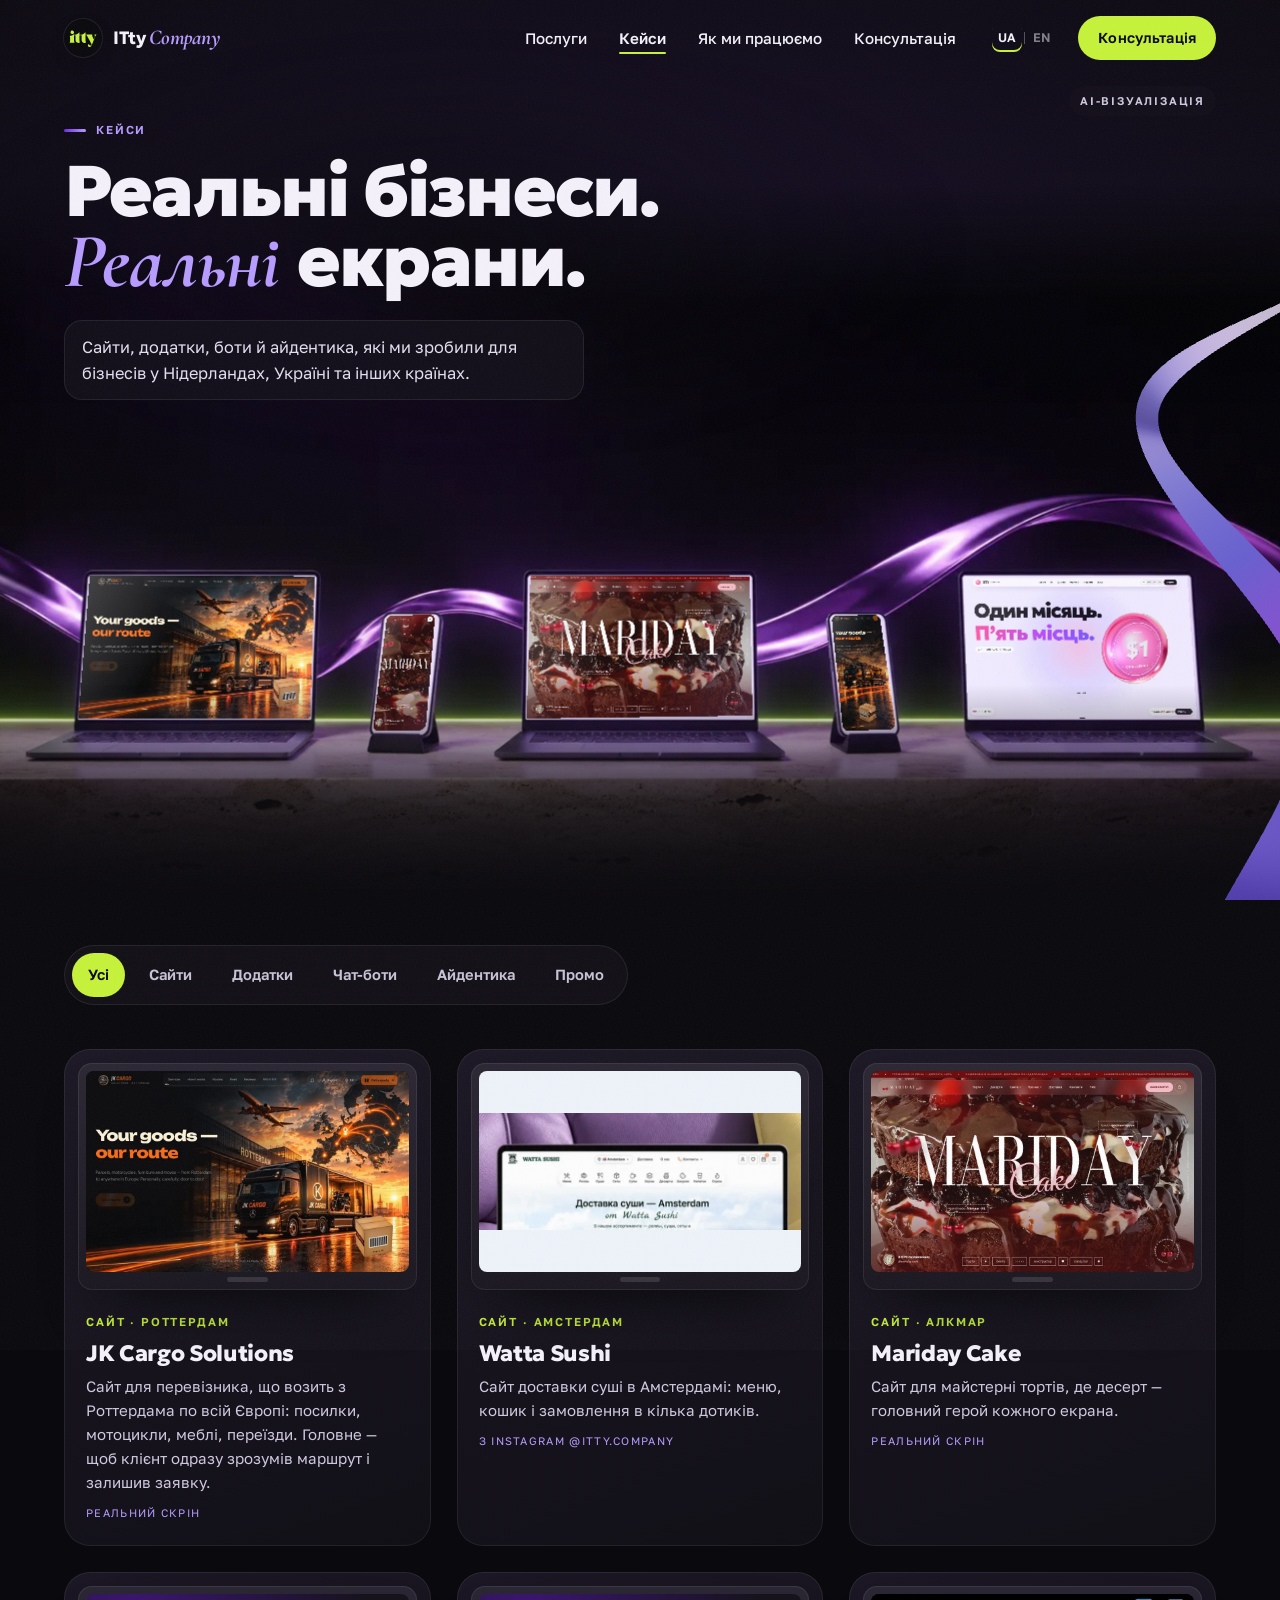
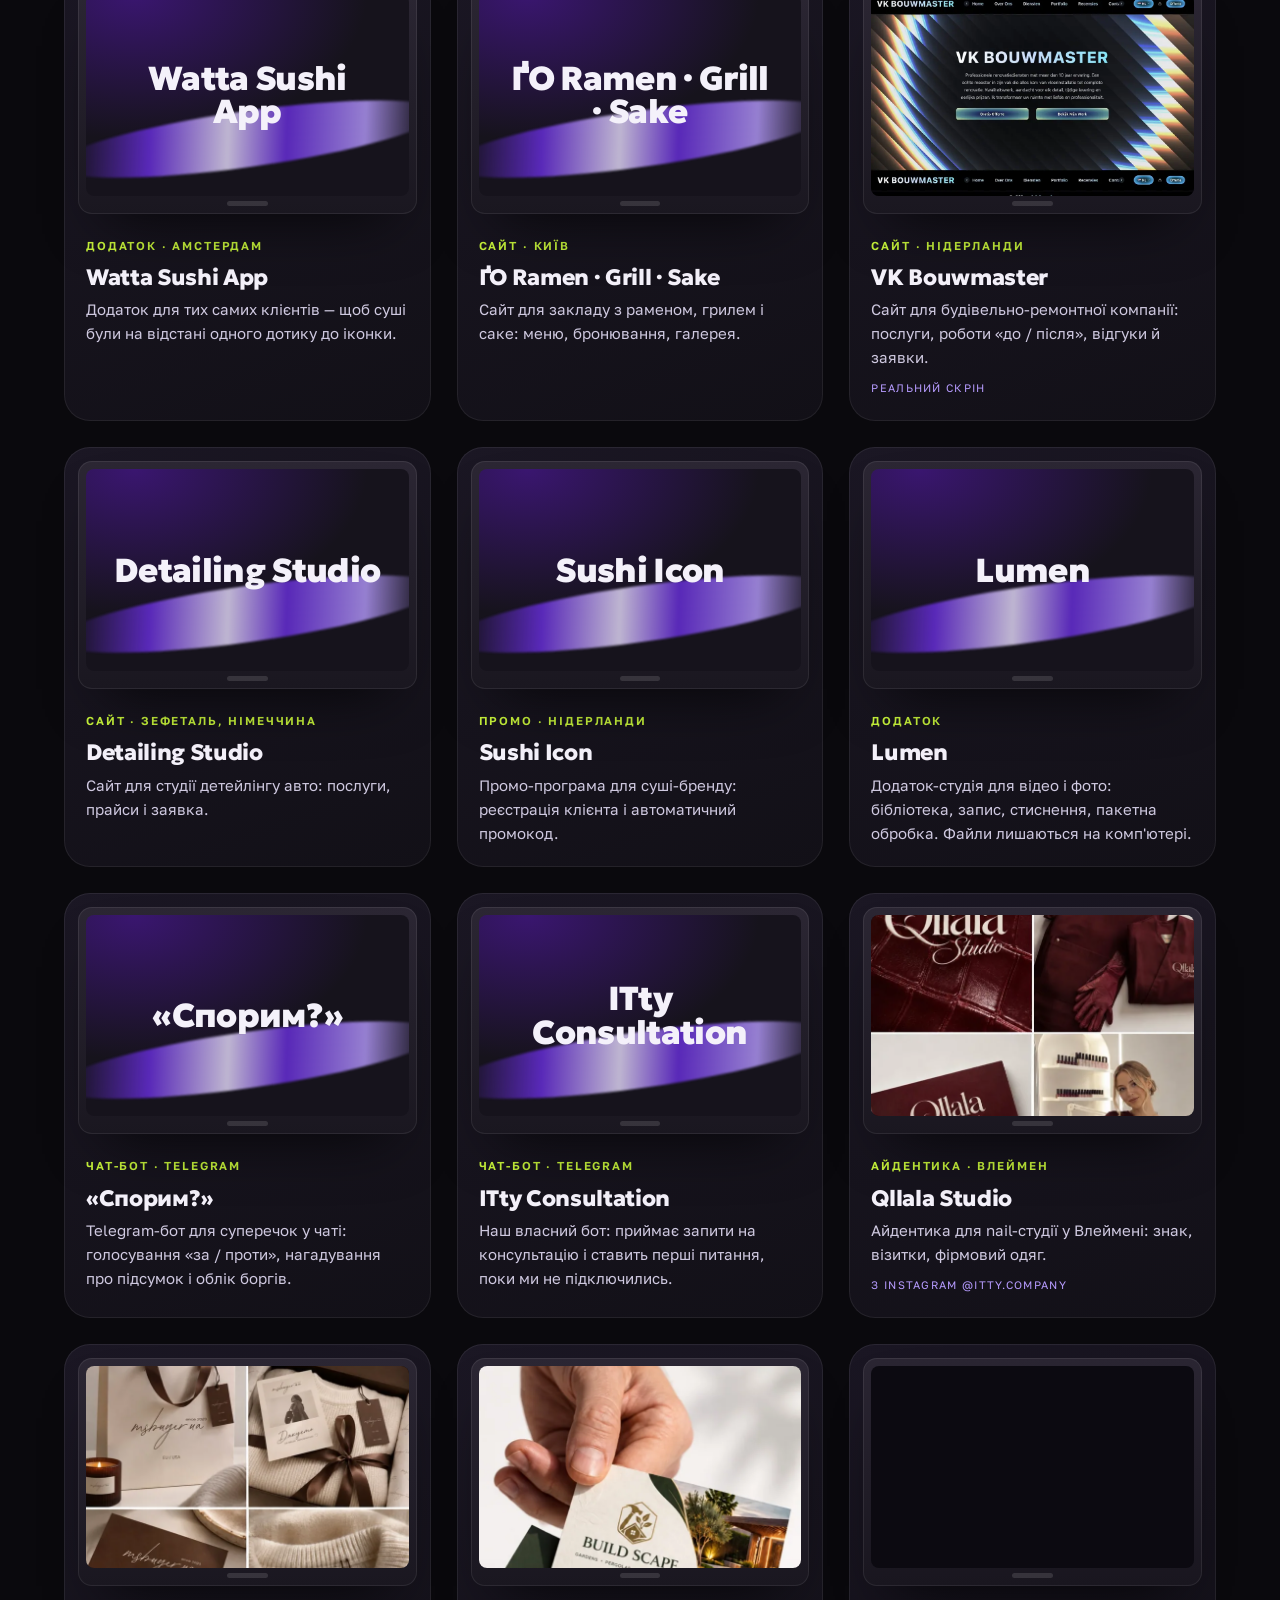
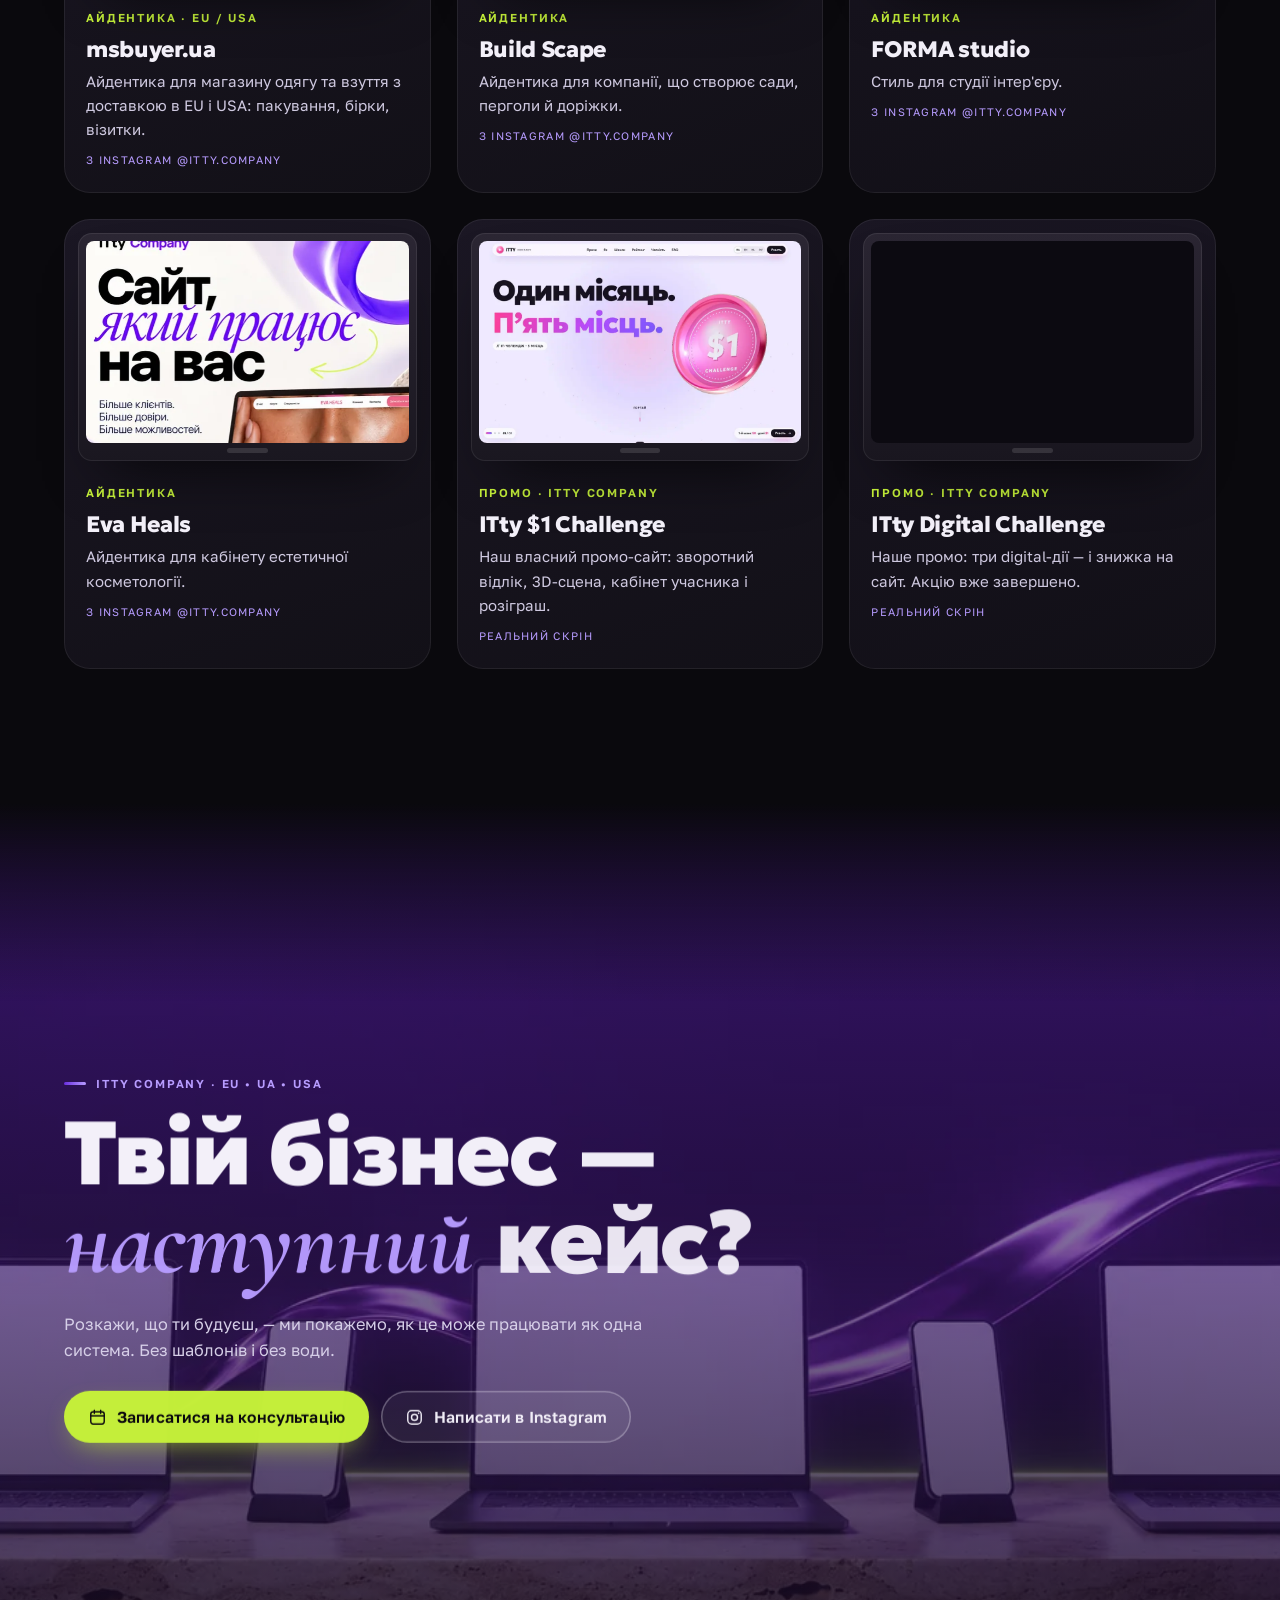
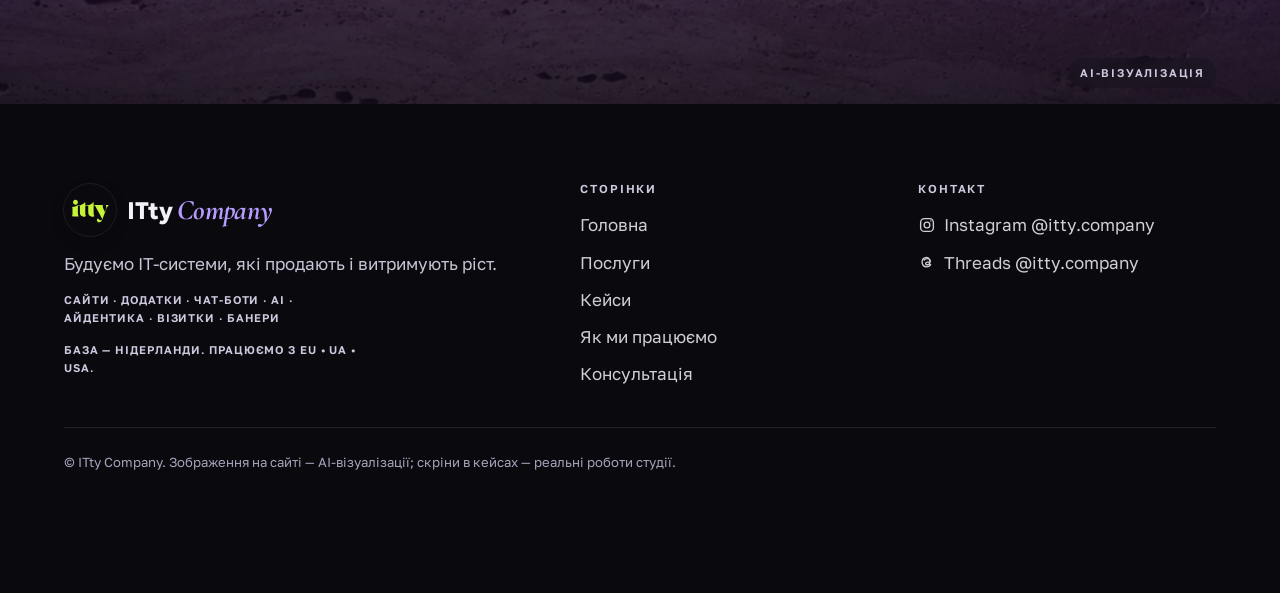
<file: keisy.html>
<!DOCTYPE html>
<html lang="uk" data-page="keisy">
<head>
<meta charset="utf-8">
<meta name="viewport" content="width=device-width, initial-scale=1, viewport-fit=cover">
<title>Кейси — ITty Company</title>
<meta name="description" content="Реальні проєкти ITty Company: сайти, додатки, боти й айдентика для бізнесів у Нідерландах, Україні та інших країнах.">
<meta name="theme-color" content="#0A090D">
<meta property="og:title" content="Кейси — ITty Company">
<meta property="og:description" content="Реальні проєкти ITty Company: сайти, додатки, боти й айдентика для бізнесів у Нідерландах, Україні та інших країнах.">
<meta property="og:image" content="assets/img/p2.webp">
<link rel="icon" href="data:image/svg+xml,%3Csvg xmlns='http://www.w3.org/2000/svg' viewBox='0 0 64 64'%3E%3Ccircle cx='32' cy='32' r='32' fill='%230A090D'/%3E%3Ctext x='32' y='40' text-anchor='middle' font-family='Georgia,serif' font-weight='700' font-size='25' fill='%23C6F23A'%3Eitty%3C/text%3E%3C/svg%3E">
<link rel="alternate" hreflang="en" href="keisy.html?lang=en">
<script>(function(){var d=document.documentElement,l='ua';d.classList.add('js');try{var q=new URLSearchParams(location.search).get('lang');l=(q==='en'||q==='ua')?q:(localStorage.getItem('itty-lang')||'ua');}catch(e){}
if(l==='en'){d.classList.add('lang-wait');d.lang='en';setTimeout(function(){d.classList.remove('lang-wait')},1600);}d.dataset.lang=l;
try{var s=JSON.parse(sessionStorage.getItem('itty-curtain')||'null');if(s){sessionStorage.removeItem('itty-curtain');d.classList.add('cu-closed','cu-noanim');window.__cu=s;}}catch(e){}})();</script>
<link rel="preconnect" href="https://fonts.googleapis.com">
<link rel="preconnect" href="https://fonts.gstatic.com" crossorigin>
<link href="https://fonts.googleapis.com/css2?family=Cormorant+Garamond:ital,wght@1,600;1,700&amp;family=Geologica:wght@400;600;800;900&amp;family=Golos+Text:wght@400;500;600&amp;display=swap" rel="stylesheet">
<link rel="stylesheet" href="assets/style.css">

<script type="importmap">{"imports":{"three":"./assets/vendor/three.module.min.js","three/addons/":"./assets/vendor/three-addons/"}}</script>
</head>
<body>
<a class="skip" href="#main"><span data-i="t5">До змісту</span></a>
<header class="hd">
  <a class="logo" href="index.html" aria-label="ITty Company"><span class="mark" aria-hidden="true"><svg class="wm" aria-hidden="true" xmlns="http://www.w3.org/2000/svg" viewBox="0 0 609 381"><path fill="currentColor" fill-rule="evenodd" d="M427.0,362.2C417.6,357.5 417.0,356.9 412.0,347.7C407.8,340.1 409.5,322.7 414.6,319.7C415.3,319.3 416.1,317.6 416.5,315.9C417.0,313.9 418.5,312.0 421.1,310.3C426.8,306.6 429.3,307.7 435.2,316.6C439.7,323.4 446.6,329.7 453.9,333.4C458.3,335.7 470.7,336.6 476.2,335.1C481.5,333.6 488.0,327.2 490.3,321.2C492.4,316.0 492.4,314.7 490.6,310.7C487.7,304.1 484.8,298.4 483.2,295.5C482.2,293.9 479.4,288.7 476.9,284.0C474.4,279.3 469.8,270.9 466.8,265.3C463.7,259.8 460.9,254.1 460.5,252.8C460.1,251.6 459.2,249.8 458.5,249.0C457.7,248.2 455.2,243.7 452.7,239.0C450.3,234.3 445.6,225.5 442.2,219.4C438.8,213.3 436.0,207.6 436.0,206.7C436.0,205.9 435.4,205.0 434.6,204.7C433.9,204.4 431.9,201.3 430.2,197.8C427.2,191.8 425.8,189.2 419.9,179.0C418.5,176.5 417.0,173.2 416.6,171.6C416.2,169.9 414.6,167.0 413.1,165.1C411.6,163.1 407.6,156.3 404.3,150.0C401.0,143.7 397.0,136.2 395.5,133.5C394.0,130.8 391.5,126.2 390.0,123.5C383.9,112.3 383.9,112.3 379.2,111.6C371.6,110.6 360.5,110.9 359.2,112.2C358.3,113.1 358.0,126.5 358.0,166.4C358.0,231.5 359.0,243.4 366.1,260.2C370.3,270.0 368.7,272.9 356.9,277.3C347.3,280.9 341.2,281.4 328.7,279.6C316.8,277.8 311.4,275.9 302.6,270.6C295.6,266.4 285.4,256.9 284.4,253.7C284.1,252.5 282.9,250.6 281.9,249.5C279.5,246.8 277.2,240.5 274.9,229.6C273.2,221.5 273.0,216.1 273.0,166.9C273.0,125.4 272.7,112.9 271.8,112.4C271.1,111.9 261.2,111.5 249.8,111.3C229.4,111.0 229.1,111.0 227.6,113.2C226.2,115.2 226.0,122.3 226.0,170.0C226.0,236.5 226.8,245.0 234.0,260.7C235.1,263.1 236.0,265.8 236.0,266.9C236.0,270.1 231.9,274.1 225.6,277.1C219.9,279.8 218.7,280.0 206.6,280.0C192.3,280.0 187.3,278.9 175.5,273.4C164.5,268.3 158.0,262.2 148.8,248.5C147.3,246.3 145.1,240.7 143.9,236.0C141.8,227.9 141.7,224.8 141.1,170.3C140.8,138.9 140.1,112.8 139.7,112.3C138.6,111.2 111.4,111.2 110.3,112.3C109.0,113.6 108.7,221.8 110.0,233.5C111.3,245.1 113.7,257.4 115.5,261.0C120.8,271.6 121.1,274.6 117.3,276.1C114.5,277.1 85.8,277.5 40.7,277.2C19.7,277.0 17.9,276.9 16.1,275.1C14.4,273.4 14.3,272.6 15.2,269.3C16.4,264.7 19.6,258.2 21.9,255.6C23.3,254.0 23.5,248.4 23.5,200.6L23.5,147.5L21.2,144.4C19.4,142.1 18.8,139.9 18.7,135.2C18.4,126.7 19.4,126.0 31.7,124.9C37.1,124.5 44.2,123.5 47.5,122.6C59.1,119.7 60.8,119.3 61.8,118.6C62.4,118.3 65.2,117.5 68.1,117.0C71.0,116.4 74.3,115.1 75.4,114.1C77.9,111.9 102.6,99.0 104.4,99.0C105.1,99.0 107.1,100.4 108.9,102.0C112.0,105.0 112.1,105.0 120.3,104.4C124.8,104.1 132.8,102.6 138.0,101.3C143.2,99.9 148.8,98.6 150.5,98.3C153.6,97.8 155.8,97.0 165.0,92.8C177.4,87.1 184.9,83.0 189.7,79.4C191.4,78.1 193.3,77.0 193.9,77.0C194.5,77.0 196.3,75.8 198.0,74.3C200.7,71.8 203.7,68.8 217.6,54.3C224.7,46.9 226.0,50.7 226.0,78.9C226.0,97.0 226.3,100.9 227.6,102.8C229.1,105.0 229.4,105.0 244.3,104.5C260.8,103.9 276.8,100.9 289.0,96.3C300.0,92.0 315.6,84.2 320.5,80.5C323.1,78.5 326.3,76.5 327.6,76.0C328.9,75.5 330.0,74.4 330.0,73.5C330.0,72.7 330.8,72.0 331.8,72.0C332.7,72.0 338.2,66.8 344.0,60.5C349.7,54.2 354.7,49.0 355.1,49.0C357.2,49.0 358.0,57.1 358.0,79.1C358.0,107.1 357.3,105.7 369.6,104.5C376.6,103.9 377.0,103.7 377.0,101.4C377.0,100.1 377.9,98.1 379.0,97.0C381.0,95.0 382.1,95.0 442.3,95.2L503.5,95.5L503.6,112.5C503.6,130.7 504.9,139.3 508.1,143.3C509.1,144.7 510.0,146.4 510.0,147.0C510.0,147.7 510.6,149.4 511.4,150.8C512.2,152.3 514.9,158.4 517.5,164.5C528.0,189.0 534.1,201.6 535.5,201.2C536.0,201.1 537.0,199.6 537.5,197.9C538.1,196.2 539.3,194.4 540.2,193.9C541.2,193.4 542.1,191.0 542.5,187.8C542.9,184.7 544.3,180.9 545.7,178.8C547.1,176.7 548.6,172.9 549.1,170.3C550.2,164.7 554.6,153.2 556.5,151.0C557.2,150.2 558.6,144.5 559.5,138.3C560.9,129.6 561.0,126.5 560.1,123.9C559.5,122.2 559.0,119.3 559.0,117.6C559.0,115.9 557.2,111.0 555.0,106.7C552.8,102.5 551.0,98.6 551.0,98.1C551.0,95.7 557.1,94.9 573.9,95.0C589.8,95.0 591.7,95.2 593.4,96.9C595.2,98.8 595.2,98.9 593.1,102.3C591.9,104.2 590.3,106.4 589.4,107.1C586.1,109.8 570.0,132.7 570.0,134.6C570.0,135.0 569.4,136.1 568.7,136.9C567.9,137.8 566.3,141.0 565.0,144.0C563.8,147.0 562.2,149.9 561.5,150.5C560.8,151.0 559.7,153.8 559.1,156.5C558.4,159.2 557.3,162.4 556.6,163.5C555.9,164.6 554.7,167.3 554.0,169.5C553.3,171.7 551.9,175.1 550.9,177.0C549.8,178.9 549.0,182.3 549.0,184.5C549.0,187.3 548.2,189.7 546.6,191.9C545.3,193.7 543.9,196.8 543.5,198.8C543.2,200.8 542.3,203.4 541.6,204.5C540.9,205.6 540.0,207.8 539.6,209.5C538.9,212.2 535.2,222.5 533.0,227.5C529.6,235.3 528.2,238.9 527.6,241.5C527.2,243.2 526.0,246.3 525.1,248.5C521.4,256.6 517.1,267.6 516.4,270.5C516.0,272.1 514.4,276.4 512.8,279.8C511.3,283.3 510.0,287.0 510.0,287.9C510.0,288.9 509.2,290.4 508.2,291.4C507.1,292.3 505.7,295.6 505.0,298.7C504.4,301.8 502.5,307.1 500.9,310.6C499.3,314.0 498.0,317.3 498.0,317.8C498.0,318.3 497.3,319.3 496.6,320.0C495.8,320.6 494.4,323.5 493.4,326.3C491.3,332.8 488.0,338.8 482.2,346.5C475.9,354.9 470.6,359.5 462.6,363.5C456.2,366.8 455.1,367.0 446.0,367.0C436.5,367.0 436.2,366.9 427.0,362.2ZM67.5,89.3C53.1,87.1 40.8,77.8 35.9,65.5C32.6,57.3 32.6,44.1 35.9,35.8C40.1,25.0 51.6,15.7 63.7,13.4C77.1,10.9 88.9,14.8 99.0,25.0C106.4,32.5 109.0,39.1 109.0,50.7C109.0,63.0 106.5,69.4 98.4,77.6C94.9,81.1 91.4,84.0 90.7,84.0C89.9,84.0 87.1,85.2 84.5,86.6C79.6,89.1 73.1,90.2 67.5,89.3Z"/></svg></span><span class="lw"><b>ITty</b> <em>Company</em></span></a>
  <nav class="nav" id="menu" aria-label="Menu"><a href="posluhy.html"><span data-i="t1">Послуги</span></a><a href="keisy.html" aria-current="page"><span data-i="t2">Кейси</span></a><a href="yak-pratsiuiemo.html"><span data-i="t3">Як ми працюємо</span></a><a href="konsultatsiia.html"><span data-i="t4">Консультація</span></a>
    <div class="mnav">
      <a class="btn lime" href="konsultatsiia.html" ><svg viewBox="0 0 24 24" fill="none" stroke="currentColor" stroke-width="1.8" stroke-linecap="round" aria-hidden="true"><rect x="3.5" y="5" width="17" height="15.5" rx="3"/><path d="M3.5 10h17M8 3v4M16 3v4"/></svg><span data-i="t6">Записатися на консультацію</span></a>
      <a class="btn ghost" href="https://www.instagram.com/itty.company/" target="_blank" rel="noopener"><svg viewBox="0 0 24 24" fill="none" stroke="currentColor" stroke-width="1.8" aria-hidden="true"><rect x="3.5" y="3.5" width="17" height="17" rx="5"/><circle cx="12" cy="12" r="3.8"/><circle cx="17.2" cy="6.8" r="1" fill="currentColor" stroke="none"/></svg>Instagram @itty.company</a>
      <p>EU • UA • USA</p>
    </div>
  </nav>
  <div class="lang" role="group" aria-label="Мова сайту" data-i-aria-label="t7"><button type="button" data-lang="ua" aria-pressed="true">UA</button><i></i><button type="button" data-lang="en" aria-pressed="false">EN</button></div>
  <a class="btn pill" href="konsultatsiia.html" data-magnetic><span data-i="t8">Консультація</span></a>
  <button class="burger" type="button" aria-label="Меню" data-i-aria-label="t9" aria-expanded="false" aria-controls="menu"><span></span><span></span></button>
</header>
<main id="main">
<section class="phero dark" id="hero" data-kf="p2" data-mc="0.5" data-fit="width" data-dy="0" style="--next:#0A090D">
  <div class="pmedia"><div class="media"><img class="kf" src="assets/img/p2.webp" alt="" fetchpriority="high"><video class="loop" data-src="assets/video/loop-p2.mp4" muted playsinline loop preload="none" aria-hidden="true"></video><div class="screens"><div class="scr laptop o-l" data-kf="p2" data-q='[[0.0744, 0.5372], [0.2485, 0.5386], [0.2448, 0.7354], [0.0655, 0.7354]]'><div class="it"><div class="sc-img tall"><img src="assets/shots/jk-tall.webp" alt="" loading="lazy" decoding="async"></div></div><span class="glare"></span><span class="scan"></span></div><div class="scr phone o-p" data-kf="p2" data-q='[[0.3043, 0.5931], [0.3415, 0.5918], [0.3341, 0.7513], [0.2932, 0.7527]]'><div class="it"><div class="sc-img mob"><img src="assets/shots/mariday-m.webp" alt="" loading="lazy" decoding="async"></div></div><span class="glare"></span><span class="scan"></span></div><div class="scr laptop o-l" data-kf="p2" data-q='[[0.4152, 0.5372], [0.5848, 0.5386], [0.5871, 0.7314], [0.4122, 0.7354]]'><div class="it"><div class="sc-img tall"><img src="assets/shots/mariday-tall.webp" alt="" loading="lazy" decoding="async"></div></div><span class="glare"></span><span class="scan"></span></div><div class="scr phone o-p" data-kf="p2" data-q='[[0.6481, 0.5931], [0.6853, 0.5918], [0.6979, 0.75], [0.657, 0.7527]]'><div class="it"><div class="sc-img mob"><img src="assets/shots/jk-m.webp" alt="" loading="lazy" decoding="async"></div></div><span class="glare"></span><span class="scan"></span></div><div class="scr laptop o-l" data-kf="p2" data-q='[[0.75, 0.5386], [0.9234, 0.5386], [0.9308, 0.7354], [0.7537, 0.7354]]'><div class="it"><div class="sc-img tall"><img src="assets/shots/challenge-tall.webp" alt="" loading="lazy" decoding="async"></div></div><span class="glare"></span><span class="scan"></span></div></div></div></div>
  <div class="pshade"></div>
  <canvas class="fx" aria-hidden="true"></canvas>
  <span class="cap"><span data-i="t10">AI-візуалізація</span></span>
  <div class="wrap ptxt">
    <span class="eyebrow" data-i="t11">КЕЙСИ</span>
    <h1 data-i="t12" data-split>Реальні бізнеси. <em>Реальні</em> екрани.</h1>
    <p class="lead" data-i="t13" data-reveal>Сайти, додатки, боти й айдентика, які ми зробили для бізнесів у Нідерландах, Україні та інших країнах.</p>
    
  </div>
  
</section>
<section class="kgrid bg-ink after-hero" data-bgc="#0A090D">
  <div class="wrap">
    <div class="filter" role="group"><button type="button" data-f="all" aria-pressed="true"><span data-i="t14">Усі</span></button><button type="button" data-f="site" aria-pressed="false"><span data-i="t15">Сайти</span></button><button type="button" data-f="app" aria-pressed="false"><span data-i="t16">Додатки</span></button><button type="button" data-f="bot" aria-pressed="false"><span data-i="t17">Чат-боти</span></button><button type="button" data-f="identity" aria-pressed="false"><span data-i="t18">Айдентика</span></button><button type="button" data-f="promo" aria-pressed="false"><span data-i="t19">Промо</span></button></div>
    <div class="grid"><article class="kc" id="jk-cargo" data-type="site" data-idx="0" data-cursor>
  <button type="button" class="kopen" aria-haspopup="dialog"><span data-i="t21">Відкрити кейс</span></button>
  <div class="device"><div class="cm tall"><img src="assets/shots/jk-tall.webp" alt="" loading="lazy" decoding="async"></div></div>
  <div class="cb"><span class="ty"><span data-i="t22">Сайт</span> · <span data-i="t23">Роттердам</span></span><h3>JK Cargo Solutions</h3><p data-i="t24">Сайт для перевізника, що возить з Роттердама по всій Європі: посилки, мотоцикли, меблі, переїзди. Головне — щоб клієнт одразу зрозумів маршрут і залишив заявку.</p><span class="src"><span data-i="t20">реальний скрін</span></span></div>
</article><article class="kc" id="watta-site" data-type="site" data-idx="1" data-cursor>
  <button type="button" class="kopen" aria-haspopup="dialog"><span data-i="t26">Відкрити кейс</span></button>
  <div class="device"><div class="cm ig"><img src="assets/shots/ig-watta.webp" alt="" loading="lazy" decoding="async"></div></div>
  <div class="cb"><span class="ty"><span data-i="t27">Сайт</span> · <span data-i="t28">Амстердам</span></span><h3>Watta Sushi</h3><p data-i="t29">Сайт доставки суші в Амстердамі: меню, кошик і замовлення в кілька дотиків.</p><span class="src"><span data-i="t25">з Instagram @itty.company</span></span></div>
</article><article class="kc" id="mariday" data-type="site" data-idx="2" data-cursor>
  <button type="button" class="kopen" aria-haspopup="dialog"><span data-i="t31">Відкрити кейс</span></button>
  <div class="device"><div class="cm tall"><img src="assets/shots/mariday-tall.webp" alt="" loading="lazy" decoding="async"></div></div>
  <div class="cb"><span class="ty"><span data-i="t32">Сайт</span> · <span data-i="t33">Алкмар</span></span><h3>Mariday Cake</h3><p data-i="t34">Сайт для майстерні тортів, де десерт — головний герой кожного екрана.</p><span class="src"><span data-i="t30">реальний скрін</span></span></div>
</article><article class="kc" id="watta-app" data-type="app" data-idx="3" data-cursor>
  <button type="button" class="kopen" aria-haspopup="dialog"><span data-i="t35">Відкрити кейс</span></button>
  <div class="device"><div class="cm typo"><span class="tn">Watta Sushi App</span><span class="rib"></span></div></div>
  <div class="cb"><span class="ty"><span data-i="t36">Додаток</span> · <span data-i="t37">Амстердам</span></span><h3>Watta Sushi App</h3><p data-i="t38">Додаток для тих самих клієнтів — щоб суші були на відстані одного дотику до іконки.</p></div>
</article><article class="kc" id="go-ramen" data-type="site" data-idx="4" data-cursor>
  <button type="button" class="kopen" aria-haspopup="dialog"><span data-i="t39">Відкрити кейс</span></button>
  <div class="device"><div class="cm typo"><span class="tn">ҐО Ramen · Grill · Sake</span><span class="rib"></span></div></div>
  <div class="cb"><span class="ty"><span data-i="t40">Сайт</span> · <span data-i="t41">Київ</span></span><h3>ҐО Ramen · Grill · Sake</h3><p data-i="t42">Сайт для закладу з раменом, грилем і саке: меню, бронювання, галерея.</p></div>
</article><article class="kc" id="vk-bouwmaster" data-type="site" data-idx="5" data-cursor>
  <button type="button" class="kopen" aria-haspopup="dialog"><span data-i="t44">Відкрити кейс</span></button>
  <div class="device"><div class="cm tall"><img src="assets/shots/vk-tall.webp" alt="" loading="lazy" decoding="async"></div></div>
  <div class="cb"><span class="ty"><span data-i="t45">Сайт</span> · <span data-i="t46">Нідерланди</span></span><h3>VK Bouwmaster</h3><p data-i="t47">Сайт для будівельно-ремонтної компанії: послуги, роботи «до / після», відгуки й заявки.</p><span class="src"><span data-i="t43">реальний скрін</span></span></div>
</article><article class="kc" id="detailing" data-type="site" data-idx="6" data-cursor>
  <button type="button" class="kopen" aria-haspopup="dialog"><span data-i="t48">Відкрити кейс</span></button>
  <div class="device"><div class="cm typo"><span class="tn">Detailing Studio</span><span class="rib"></span></div></div>
  <div class="cb"><span class="ty"><span data-i="t49">Сайт</span> · <span data-i="t50">Зефеталь, Німеччина</span></span><h3>Detailing Studio</h3><p data-i="t51">Сайт для студії детейлінгу авто: послуги, прайси і заявка.</p></div>
</article><article class="kc" id="sushi-icon" data-type="promo" data-idx="7" data-cursor>
  <button type="button" class="kopen" aria-haspopup="dialog"><span data-i="t52">Відкрити кейс</span></button>
  <div class="device"><div class="cm typo"><span class="tn">Sushi Icon</span><span class="rib"></span></div></div>
  <div class="cb"><span class="ty"><span data-i="t53">Промо</span> · <span data-i="t54">Нідерланди</span></span><h3>Sushi Icon</h3><p data-i="t55">Промо-програма для суші-бренду: реєстрація клієнта і автоматичний промокод.</p></div>
</article><article class="kc" id="vob" data-type="app" data-idx="8" data-cursor>
  <button type="button" class="kopen" aria-haspopup="dialog"><span data-i="t56">Відкрити кейс</span></button>
  <div class="device"><div class="cm typo"><span class="tn">Lumen</span><span class="rib"></span></div></div>
  <div class="cb"><span class="ty"><span data-i="t57">Додаток</span></span><h3>Lumen</h3><p data-i="t58">Додаток-студія для відео і фото: бібліотека, запис, стиснення, пакетна обробка. Файли лишаються на комп'ютері.</p></div>
</article><article class="kc" id="sporim" data-type="bot" data-idx="9" data-cursor>
  <button type="button" class="kopen" aria-haspopup="dialog"><span data-i="t59">Відкрити кейс</span></button>
  <div class="device"><div class="cm typo"><span class="tn">«Спорим?»</span><span class="rib"></span></div></div>
  <div class="cb"><span class="ty"><span data-i="t60">Чат-бот</span> · <span data-i="t61">Telegram</span></span><h3>«Спорим?»</h3><p data-i="t62">Telegram-бот для суперечок у чаті: голосування «за / проти», нагадування про підсумок і облік боргів.</p></div>
</article><article class="kc" id="itty-consult" data-type="bot" data-idx="10" data-cursor>
  <button type="button" class="kopen" aria-haspopup="dialog"><span data-i="t63">Відкрити кейс</span></button>
  <div class="device"><div class="cm typo"><span class="tn">ITty Consultation</span><span class="rib"></span></div></div>
  <div class="cb"><span class="ty"><span data-i="t64">Чат-бот</span> · <span data-i="t65">Telegram</span></span><h3>ITty Consultation</h3><p data-i="t66">Наш власний бот: приймає запити на консультацію і ставить перші питання, поки ми не підключились.</p></div>
</article><article class="kc" id="qllala" data-type="identity" data-idx="11" data-cursor>
  <button type="button" class="kopen" aria-haspopup="dialog"><span data-i="t68">Відкрити кейс</span></button>
  <div class="device"><div class="cm ig"><img src="assets/shots/ig-qllala.webp" alt="" loading="lazy" decoding="async"></div></div>
  <div class="cb"><span class="ty"><span data-i="t69">Айдентика</span> · <span data-i="t70">Влеймен</span></span><h3>Qllala Studio</h3><p data-i="t71">Айдентика для nail-студії у Влеймені: знак, візитки, фірмовий одяг.</p><span class="src"><span data-i="t67">з Instagram @itty.company</span></span></div>
</article><article class="kc" id="msbuyer" data-type="identity" data-idx="12" data-cursor>
  <button type="button" class="kopen" aria-haspopup="dialog"><span data-i="t73">Відкрити кейс</span></button>
  <div class="device"><div class="cm ig"><img src="assets/shots/ig-msbuyer.webp" alt="" loading="lazy" decoding="async"></div></div>
  <div class="cb"><span class="ty"><span data-i="t74">Айдентика</span> · <span data-i="t75">EU / USA</span></span><h3>msbuyer.ua</h3><p data-i="t76">Айдентика для магазину одягу та взуття з доставкою в EU і USA: пакування, бірки, візитки.</p><span class="src"><span data-i="t72">з Instagram @itty.company</span></span></div>
</article><article class="kc" id="build-scape" data-type="identity" data-idx="13" data-cursor>
  <button type="button" class="kopen" aria-haspopup="dialog"><span data-i="t78">Відкрити кейс</span></button>
  <div class="device"><div class="cm ig"><img src="assets/shots/ig-buildscape.webp" alt="" loading="lazy" decoding="async"></div></div>
  <div class="cb"><span class="ty"><span data-i="t79">Айдентика</span></span><h3>Build Scape</h3><p data-i="t80">Айдентика для компанії, що створює сади, перголи й доріжки.</p><span class="src"><span data-i="t77">з Instagram @itty.company</span></span></div>
</article><article class="kc" id="forma" data-type="identity" data-idx="14" data-cursor>
  <button type="button" class="kopen" aria-haspopup="dialog"><span data-i="t82">Відкрити кейс</span></button>
  <div class="device"><div class="cm ig"><img src="assets/shots/ig-forma.webp" alt="" loading="lazy" decoding="async"></div></div>
  <div class="cb"><span class="ty"><span data-i="t83">Айдентика</span></span><h3>FORMA studio</h3><p data-i="t84">Стиль для студії інтер'єру.</p><span class="src"><span data-i="t81">з Instagram @itty.company</span></span></div>
</article><article class="kc" id="eva-heals" data-type="identity" data-idx="15" data-cursor>
  <button type="button" class="kopen" aria-haspopup="dialog"><span data-i="t86">Відкрити кейс</span></button>
  <div class="device"><div class="cm ig"><img src="assets/shots/ig-eva.webp" alt="" loading="lazy" decoding="async"></div></div>
  <div class="cb"><span class="ty"><span data-i="t87">Айдентика</span></span><h3>Eva Heals</h3><p data-i="t88">Айдентика для кабінету естетичної косметології.</p><span class="src"><span data-i="t85">з Instagram @itty.company</span></span></div>
</article><article class="kc" id="itty-challenge" data-type="promo" data-idx="16" data-cursor>
  <button type="button" class="kopen" aria-haspopup="dialog"><span data-i="t90">Відкрити кейс</span></button>
  <div class="device"><div class="cm tall"><img src="assets/shots/challenge-tall.webp" alt="" loading="lazy" decoding="async"></div></div>
  <div class="cb"><span class="ty"><span data-i="t91">Промо</span> · <span data-i="t92">ITty Company</span></span><h3>ITty $1 Challenge</h3><p data-i="t93">Наш власний промо-сайт: зворотний відлік, 3D-сцена, кабінет учасника і розіграш.</p><span class="src"><span data-i="t89">реальний скрін</span></span></div>
</article><article class="kc" id="digital-challenge" data-type="promo" data-idx="17" data-cursor>
  <button type="button" class="kopen" aria-haspopup="dialog"><span data-i="t95">Відкрити кейс</span></button>
  <div class="device"><div class="cm tall"><img src="assets/shots/digital-tall.webp" alt="" loading="lazy" decoding="async"></div></div>
  <div class="cb"><span class="ty"><span data-i="t96">Промо</span> · <span data-i="t97">ITty Company</span></span><h3>ITty Digital Challenge</h3><p data-i="t98">Наше промо: три digital-дії — і знижка на сайт. Акцію вже завершено.</p><span class="src"><span data-i="t94">реальний скрін</span></span></div>
</article></div>
    <p class="empty" data-i="t99" hidden>Тут скоро буде новий кейс.</p>
  </div>
</section>
<dialog class="kdlg" aria-labelledby="kd-h"><div class="kd"></div></dialog>
<script type="application/json" id="cases-json">{"cases": [{"id": "jk-cargo", "name": "JK Cargo Solutions", "type": "site", "img": "jk", "tall": true, "phone": "jk-m", "d": ["Сайт для перевізника, що возить з Роттердама по всій Європі: посилки, мотоцикли, меблі, переїзди. Головне — щоб клієнт одразу зрозумів маршрут і залишив заявку.", "A site for a carrier shipping from Rotterdam across Europe: parcels, motorbikes, furniture, moves. The point: show the route and get the request."], "did": [["заявка «Куди їдемо?» → адмінка, номер JK-XXXX-XXXX", "\"Where to?\" request → admin panel, JK-XXXX-XXXX number"], ["кабінет клієнта: реєстрація, етапи відправлення, сповіщення", "client account: sign-up, shipment stages, notifications"], ["публічне відстеження /track", "public tracking at /track"], ["відгуки з фото і модерацією", "reviews with photos and moderation"], ["Telegram-сповіщення", "Telegram notifications"], ["3D-анімації", "3D animations"]], "langs": "EN · NL · RU · UK · DE · PL · FR · ES · LT · LV · KA", "stack": "Cloudflare Worker · D1 · KV", "place": ["Роттердам", "Rotterdam"]}, {"id": "watta-site", "name": "Watta Sushi", "type": "site", "img": "ig-watta", "tall": false, "phone": null, "d": ["Сайт доставки суші в Амстердамі: меню, кошик і замовлення в кілька дотиків.", "A sushi delivery site in Amsterdam: menu, cart and ordering in a few taps."], "did": [["меню за категоріями: роли, суші, сети, напої", "menu by category: rolls, sushi, sets, drinks"], ["кошик і оформлення замовлення", "cart and checkout"], ["профіль та історія замовлень, обране", "profile, order history, favourites"], ["блог і сторінка доставки", "blog and delivery page"], ["адмінка", "admin panel"]], "langs": "UK · EN · RU · NL", "stack": "Next.js · Express · Prisma · PostgreSQL", "place": ["Амстердам", "Amsterdam"]}, {"id": "mariday", "name": "Mariday Cake", "type": "site", "img": "mariday", "tall": true, "phone": "mariday-m", "d": ["Сайт для майстерні тортів, де десерт — головний герой кожного екрана.", "A site for a cake studio where the dessert is the hero of every screen."], "did": [["каталог тортів із фільтрами", "cake catalogue with filters"], ["конструктор торта, бенто й candy bar", "cake builder, bento and candy bar"], ["калькулятор ваги й ціни, карта смаків", "weight & price calculator, flavour map"], ["кошик, замовлення, подарунковий сертифікат", "cart, ordering, gift voucher"], ["журнал, FAQ із чат-помічником", "journal, FAQ with a chat helper"], ["3D-торт і адмінка", "3D cake and admin panel"]], "langs": "UK (+ EN/NL)", "stack": "Supabase · GSAP · Lenis", "place": ["Алкмар", "Alkmaar"]}, {"id": "watta-app", "name": "Watta Sushi App", "type": "app", "img": null, "tall": false, "phone": null, "d": ["Додаток для тих самих клієнтів — щоб суші були на відстані одного дотику до іконки.", "An app for the same customers — so sushi is one tap on an icon away."], "did": [["меню і кошик", "menu and cart"], ["профіль та історія замовлень", "profile and order history"], ["спільний бекенд із сайтом", "shared backend with the site"]], "langs": "UK · EN · RU · NL", "stack": "Flutter", "place": ["Амстердам", "Amsterdam"]}, {"id": "go-ramen", "name": "ҐО Ramen · Grill · Sake", "type": "site", "img": null, "tall": false, "phone": null, "d": ["Сайт для закладу з раменом, грилем і саке: меню, бронювання, галерея.", "A site for a ramen, grill and sake spot: menu, booking, gallery."], "did": [["меню з модальними вікнами", "menu with detail pop-ups"], ["бронювання через Telegram або email", "booking via Telegram or email"], ["галерея з лайтбоксом, команда, FAQ", "gallery with lightbox, team, FAQ"], ["правила візиту з собаками", "rules for visiting with dogs"], ["світла й темна тема", "light and dark theme"]], "langs": "UK · EN", "stack": "React 19 · Vite · Tailwind", "place": ["Київ", "Kyiv"]}, {"id": "vk-bouwmaster", "name": "VK Bouwmaster", "type": "site", "img": "vk", "tall": true, "phone": null, "d": ["Сайт для будівельно-ремонтної компанії: послуги, роботи «до / після», відгуки й заявки.", "A site for a construction and renovation company: services, before/after work, reviews and requests."], "did": [["послуги і портфоліо «до / після»", "services and before/after portfolio"], ["відгуки з формою", "reviews with a form"], ["контакти з відправкою на email", "contact form sent by email"], ["адмінка: роботи, відгуки, повідомлення", "admin: work, reviews, messages"], ["Telegram-сповіщення про заявки", "Telegram alerts for requests"], ["темна й світла тема", "dark and light theme"]], "langs": "NL · EN", "stack": "Next.js 15 · Tailwind 4 · Three.js", "place": ["Нідерланди", "Netherlands"]}, {"id": "detailing", "name": "Detailing Studio", "type": "site", "img": null, "tall": false, "phone": null, "d": ["Сайт для студії детейлінгу авто: послуги, прайси і заявка.", "A site for a car detailing studio: services, prices and requests."], "did": [["сторінки послуг і прайси", "service pages and price lists"], ["форма заявки, кнопка WhatsApp, карта", "request form, WhatsApp button, map"], ["контент, медіа і SEO — з адмінки", "content, media and SEO from the admin"]], "langs": "DE · EN", "stack": "WordPress", "place": ["Зефеталь, Німеччина", "Seevetal, Germany"]}, {"id": "sushi-icon", "name": "Sushi Icon", "type": "promo", "img": null, "tall": false, "phone": null, "d": ["Промо-програма для суші-бренду: реєстрація клієнта і автоматичний промокод.", "A promo programme for a sushi brand: customer sign-up and an automatic promo code."], "did": [["реєстрація → промокод RC10-XXXXXX", "sign-up → RC10-XXXXXX promo code"], ["перевірка нідерландських поштових індексів", "Dutch postcode validation"], ["адмін-панель у реальному часі, експорт CSV/JSON", "real-time admin panel, CSV/JSON export"]], "langs": "EN · NL · RU · UK", "stack": "React · Express · Prisma", "place": ["Нідерланди", "Netherlands"]}, {"id": "vob", "name": "Lumen", "type": "app", "img": null, "tall": false, "phone": null, "d": ["Додаток-студія для відео і фото: бібліотека, запис, стиснення, пакетна обробка. Файли лишаються на комп'ютері.", "A video & photo studio app: library, recording, compression, batch processing. Files stay on your computer."], "did": [["iPhone, Android, iPad, Mac, Windows, Linux", "iPhone, Android, iPad, Mac, Windows, Linux"], ["запис екрана і камери, дублікати, шаблони", "screen & camera recording, duplicates, templates"], ["асистент Lumen AI", "Lumen AI assistant"]], "langs": "~53", "stack": "React · Capacitor · Electron", "place": ["", ""]}, {"id": "sporim", "name": "«Спорим?»", "type": "bot", "img": null, "tall": false, "phone": null, "d": ["Telegram-бот для суперечок у чаті: голосування «за / проти», нагадування про підсумок і облік боргів.", "A Telegram bot for bets in group chats: for/against voting, an outcome reminder and debt tracking."], "did": [["команда /спор у чаті", "the /спор command in chat"], ["розпізнає дати: «завтра», «у п'ятницю»", "understands dates like \"tomorrow\", \"on Friday\""], ["облік боргів лише в тих, хто програв", "tracks debts only for the losers"]], "langs": "RU", "stack": "Python · Docker", "place": ["Telegram", "Telegram"]}, {"id": "itty-consult", "name": "ITty Consultation", "type": "bot", "img": null, "tall": false, "phone": null, "d": ["Наш власний бот: приймає запити на консультацію і ставить перші питання, поки ми не підключились.", "Our own bot: takes consultation requests and asks the first questions before we step in."], "did": [["запис на консультацію з вибором типу", "booking a consultation by type"], ["мої записи і скасування, FAQ", "my bookings, cancelling, FAQ"], ["AI-асистент", "AI assistant"], ["адмін-панель і вивантаження в Google Sheets", "admin panel and Google Sheets export"]], "langs": "UK · RU · EN · NL", "stack": "Python · Google Sheets", "place": ["Telegram", "Telegram"]}, {"id": "qllala", "name": "Qllala Studio", "type": "identity", "img": "ig-qllala", "tall": false, "phone": null, "d": ["Айдентика для nail-студії у Влеймені: знак, візитки, фірмовий одяг.", "Identity for a nail studio in Vlijmen: mark, business cards, uniforms."], "did": [["знак", "mark"], ["візитки", "business cards"], ["фірмовий одяг", "uniforms"]], "langs": "", "stack": "", "place": ["Влеймен", "Vlijmen"]}, {"id": "msbuyer", "name": "msbuyer.ua", "type": "identity", "img": "ig-msbuyer", "tall": false, "phone": null, "d": ["Айдентика для магазину одягу та взуття з доставкою в EU і USA: пакування, бірки, візитки.", "Identity for a clothing and footwear store shipping to the EU and USA: packaging, tags, cards."], "did": [["пакування", "packaging"], ["бірки", "tags"], ["візитки", "business cards"]], "langs": "", "stack": "", "place": ["EU / USA", "EU / USA"]}, {"id": "build-scape", "name": "Build Scape", "type": "identity", "img": "ig-buildscape", "tall": false, "phone": null, "d": ["Айдентика для компанії, що створює сади, перголи й доріжки.", "Identity for a company building gardens, pergolas and paths."], "did": [["знак", "mark"], ["візитки", "business cards"]], "langs": "", "stack": "", "place": ["", ""]}, {"id": "forma", "name": "FORMA studio", "type": "identity", "img": "ig-forma", "tall": false, "phone": null, "d": ["Стиль для студії інтер'єру.", "A look for an interior studio."], "did": [], "langs": "", "stack": "", "place": ["", ""]}, {"id": "eva-heals", "name": "Eva Heals", "type": "identity", "img": "ig-eva", "tall": false, "phone": null, "d": ["Айдентика для кабінету естетичної косметології.", "Identity for an aesthetic cosmetology practice."], "did": [], "langs": "", "stack": "", "place": ["", ""]}, {"id": "itty-challenge", "name": "ITty $1 Challenge", "type": "promo", "img": "challenge", "tall": true, "phone": "challenge-m", "d": ["Наш власний промо-сайт: зворотний відлік, 3D-сцена, кабінет учасника і розіграш.", "Our own promo site: countdown, a 3D scene, a participant account and a prize draw."], "did": [["зворотний відлік і 3D-сцена three.js", "countdown and a three.js 3D scene"], ["реєстрація і особистий кабінет, рейтинг", "sign-up, personal account, leaderboard"], ["адмінка: перевірка підписки, вивантаження Excel, розіграш", "admin: follow check, Excel export, prize draw"]], "langs": "UA · EN · NL · RU", "stack": "Node.js", "place": ["ITty Company", "ITty Company"]}, {"id": "digital-challenge", "name": "ITty Digital Challenge", "type": "promo", "img": "digital", "tall": true, "phone": "digital-m", "d": ["Наше промо: три digital-дії — і знижка на сайт. Акцію вже завершено.", "Our own promo: three digital actions for a discount on a site. The campaign has ended."], "did": [["три дії → знижка на сайт", "three actions → a website discount"], ["блок «що ми робимо»", "a \"what we do\" block"]], "langs": "UK · RU · EN · NL", "stack": "Static · Google Script", "place": ["ITty Company", "ITty Company"]}], "l": {"task": ["Задача", "The task"], "did": ["Що зробили", "What we did"], "langs": ["Мови", "Languages"], "stack": ["Технології", "Tech"], "want": ["Хочу так само", "I want this too"], "next": ["Наступний кейс →", "Next case →"], "close": ["Закрити", "Close"], "shot_real": ["реальний скрін", "real screenshot"], "shot_ig": ["з Instagram @itty.company", "from Instagram @itty.company"], "types": {"site": ["Сайт", "Website"], "app": ["Додаток", "App"], "bot": ["Чат-бот", "Chatbot"], "identity": ["Айдентика", "Identity"], "promo": ["Промо", "Promo"]}}}</script>
<section class="final fade-top" style="--from:#0A090D" aria-labelledby="fin-h">
  <div class="fbg"><img src="assets/img/p2.webp" alt="" loading="lazy" data-kb><span class="cap"><span data-i="t100">AI-візуалізація</span></span></div>
  <canvas class="sparks" aria-hidden="true"></canvas>
  <div class="wrap">
    <span class="eyebrow" data-i="t101">ITTY COMPANY · EU • UA • USA</span>
    <h2 class="fin-h" data-i="t102" id="fin-h" data-split>Твій бізнес — <em>наступний</em> кейс?</h2>
    <p class="lead" data-i="t103" data-reveal>Розкажи, що ти будуєш, — ми покажемо, як це може працювати як одна система. Без шаблонів і без води.</p>
    <div class="row" data-reveal><a class="btn lime" href="konsultatsiia.html" data-magnetic><svg viewBox="0 0 24 24" fill="none" stroke="currentColor" stroke-width="1.8" stroke-linecap="round" aria-hidden="true"><rect x="3.5" y="5" width="17" height="15.5" rx="3"/><path d="M3.5 10h17M8 3v4M16 3v4"/></svg><span data-i="t104">Записатися на консультацію</span></a><a class="btn ghost on-dark" href="https://www.instagram.com/itty.company/" target="_blank" rel="noopener" ><svg viewBox="0 0 24 24" fill="none" stroke="currentColor" stroke-width="1.8" aria-hidden="true"><rect x="3.5" y="3.5" width="17" height="17" rx="5"/><circle cx="12" cy="12" r="3.8"/><circle cx="17.2" cy="6.8" r="1" fill="currentColor" stroke="none"/></svg><span data-i="t105">Написати в Instagram</span></a></div>
  </div>
</section>
</main>
<footer class="ft">
  <div class="wrap">
    <div class="ft-brand">
      <a class="logo big" href="index.html" aria-label="ITty Company"><span class="mark" aria-hidden="true"><svg class="wm" aria-hidden="true" xmlns="http://www.w3.org/2000/svg" viewBox="0 0 609 381"><path fill="currentColor" fill-rule="evenodd" d="M427.0,362.2C417.6,357.5 417.0,356.9 412.0,347.7C407.8,340.1 409.5,322.7 414.6,319.7C415.3,319.3 416.1,317.6 416.5,315.9C417.0,313.9 418.5,312.0 421.1,310.3C426.8,306.6 429.3,307.7 435.2,316.6C439.7,323.4 446.6,329.7 453.9,333.4C458.3,335.7 470.7,336.6 476.2,335.1C481.5,333.6 488.0,327.2 490.3,321.2C492.4,316.0 492.4,314.7 490.6,310.7C487.7,304.1 484.8,298.4 483.2,295.5C482.2,293.9 479.4,288.7 476.9,284.0C474.4,279.3 469.8,270.9 466.8,265.3C463.7,259.8 460.9,254.1 460.5,252.8C460.1,251.6 459.2,249.8 458.5,249.0C457.7,248.2 455.2,243.7 452.7,239.0C450.3,234.3 445.6,225.5 442.2,219.4C438.8,213.3 436.0,207.6 436.0,206.7C436.0,205.9 435.4,205.0 434.6,204.7C433.9,204.4 431.9,201.3 430.2,197.8C427.2,191.8 425.8,189.2 419.9,179.0C418.5,176.5 417.0,173.2 416.6,171.6C416.2,169.9 414.6,167.0 413.1,165.1C411.6,163.1 407.6,156.3 404.3,150.0C401.0,143.7 397.0,136.2 395.5,133.5C394.0,130.8 391.5,126.2 390.0,123.5C383.9,112.3 383.9,112.3 379.2,111.6C371.6,110.6 360.5,110.9 359.2,112.2C358.3,113.1 358.0,126.5 358.0,166.4C358.0,231.5 359.0,243.4 366.1,260.2C370.3,270.0 368.7,272.9 356.9,277.3C347.3,280.9 341.2,281.4 328.7,279.6C316.8,277.8 311.4,275.9 302.6,270.6C295.6,266.4 285.4,256.9 284.4,253.7C284.1,252.5 282.9,250.6 281.9,249.5C279.5,246.8 277.2,240.5 274.9,229.6C273.2,221.5 273.0,216.1 273.0,166.9C273.0,125.4 272.7,112.9 271.8,112.4C271.1,111.9 261.2,111.5 249.8,111.3C229.4,111.0 229.1,111.0 227.6,113.2C226.2,115.2 226.0,122.3 226.0,170.0C226.0,236.5 226.8,245.0 234.0,260.7C235.1,263.1 236.0,265.8 236.0,266.9C236.0,270.1 231.9,274.1 225.6,277.1C219.9,279.8 218.7,280.0 206.6,280.0C192.3,280.0 187.3,278.9 175.5,273.4C164.5,268.3 158.0,262.2 148.8,248.5C147.3,246.3 145.1,240.7 143.9,236.0C141.8,227.9 141.7,224.8 141.1,170.3C140.8,138.9 140.1,112.8 139.7,112.3C138.6,111.2 111.4,111.2 110.3,112.3C109.0,113.6 108.7,221.8 110.0,233.5C111.3,245.1 113.7,257.4 115.5,261.0C120.8,271.6 121.1,274.6 117.3,276.1C114.5,277.1 85.8,277.5 40.7,277.2C19.7,277.0 17.9,276.9 16.1,275.1C14.4,273.4 14.3,272.6 15.2,269.3C16.4,264.7 19.6,258.2 21.9,255.6C23.3,254.0 23.5,248.4 23.5,200.6L23.5,147.5L21.2,144.4C19.4,142.1 18.8,139.9 18.7,135.2C18.4,126.7 19.4,126.0 31.7,124.9C37.1,124.5 44.2,123.5 47.5,122.6C59.1,119.7 60.8,119.3 61.8,118.6C62.4,118.3 65.2,117.5 68.1,117.0C71.0,116.4 74.3,115.1 75.4,114.1C77.9,111.9 102.6,99.0 104.4,99.0C105.1,99.0 107.1,100.4 108.9,102.0C112.0,105.0 112.1,105.0 120.3,104.4C124.8,104.1 132.8,102.6 138.0,101.3C143.2,99.9 148.8,98.6 150.5,98.3C153.6,97.8 155.8,97.0 165.0,92.8C177.4,87.1 184.9,83.0 189.7,79.4C191.4,78.1 193.3,77.0 193.9,77.0C194.5,77.0 196.3,75.8 198.0,74.3C200.7,71.8 203.7,68.8 217.6,54.3C224.7,46.9 226.0,50.7 226.0,78.9C226.0,97.0 226.3,100.9 227.6,102.8C229.1,105.0 229.4,105.0 244.3,104.5C260.8,103.9 276.8,100.9 289.0,96.3C300.0,92.0 315.6,84.2 320.5,80.5C323.1,78.5 326.3,76.5 327.6,76.0C328.9,75.5 330.0,74.4 330.0,73.5C330.0,72.7 330.8,72.0 331.8,72.0C332.7,72.0 338.2,66.8 344.0,60.5C349.7,54.2 354.7,49.0 355.1,49.0C357.2,49.0 358.0,57.1 358.0,79.1C358.0,107.1 357.3,105.7 369.6,104.5C376.6,103.9 377.0,103.7 377.0,101.4C377.0,100.1 377.9,98.1 379.0,97.0C381.0,95.0 382.1,95.0 442.3,95.2L503.5,95.5L503.6,112.5C503.6,130.7 504.9,139.3 508.1,143.3C509.1,144.7 510.0,146.4 510.0,147.0C510.0,147.7 510.6,149.4 511.4,150.8C512.2,152.3 514.9,158.4 517.5,164.5C528.0,189.0 534.1,201.6 535.5,201.2C536.0,201.1 537.0,199.6 537.5,197.9C538.1,196.2 539.3,194.4 540.2,193.9C541.2,193.4 542.1,191.0 542.5,187.8C542.9,184.7 544.3,180.9 545.7,178.8C547.1,176.7 548.6,172.9 549.1,170.3C550.2,164.7 554.6,153.2 556.5,151.0C557.2,150.2 558.6,144.5 559.5,138.3C560.9,129.6 561.0,126.5 560.1,123.9C559.5,122.2 559.0,119.3 559.0,117.6C559.0,115.9 557.2,111.0 555.0,106.7C552.8,102.5 551.0,98.6 551.0,98.1C551.0,95.7 557.1,94.9 573.9,95.0C589.8,95.0 591.7,95.2 593.4,96.9C595.2,98.8 595.2,98.9 593.1,102.3C591.9,104.2 590.3,106.4 589.4,107.1C586.1,109.8 570.0,132.7 570.0,134.6C570.0,135.0 569.4,136.1 568.7,136.9C567.9,137.8 566.3,141.0 565.0,144.0C563.8,147.0 562.2,149.9 561.5,150.5C560.8,151.0 559.7,153.8 559.1,156.5C558.4,159.2 557.3,162.4 556.6,163.5C555.9,164.6 554.7,167.3 554.0,169.5C553.3,171.7 551.9,175.1 550.9,177.0C549.8,178.9 549.0,182.3 549.0,184.5C549.0,187.3 548.2,189.7 546.6,191.9C545.3,193.7 543.9,196.8 543.5,198.8C543.2,200.8 542.3,203.4 541.6,204.5C540.9,205.6 540.0,207.8 539.6,209.5C538.9,212.2 535.2,222.5 533.0,227.5C529.6,235.3 528.2,238.9 527.6,241.5C527.2,243.2 526.0,246.3 525.1,248.5C521.4,256.6 517.1,267.6 516.4,270.5C516.0,272.1 514.4,276.4 512.8,279.8C511.3,283.3 510.0,287.0 510.0,287.9C510.0,288.9 509.2,290.4 508.2,291.4C507.1,292.3 505.7,295.6 505.0,298.7C504.4,301.8 502.5,307.1 500.9,310.6C499.3,314.0 498.0,317.3 498.0,317.8C498.0,318.3 497.3,319.3 496.6,320.0C495.8,320.6 494.4,323.5 493.4,326.3C491.3,332.8 488.0,338.8 482.2,346.5C475.9,354.9 470.6,359.5 462.6,363.5C456.2,366.8 455.1,367.0 446.0,367.0C436.5,367.0 436.2,366.9 427.0,362.2ZM67.5,89.3C53.1,87.1 40.8,77.8 35.9,65.5C32.6,57.3 32.6,44.1 35.9,35.8C40.1,25.0 51.6,15.7 63.7,13.4C77.1,10.9 88.9,14.8 99.0,25.0C106.4,32.5 109.0,39.1 109.0,50.7C109.0,63.0 106.5,69.4 98.4,77.6C94.9,81.1 91.4,84.0 90.7,84.0C89.9,84.0 87.1,85.2 84.5,86.6C79.6,89.1 73.1,90.2 67.5,89.3Z"/></svg></span><span class="lw"><b>ITty</b> <em>Company</em></span></a>
      <p data-i="t111">Будуємо IT-системи, які продають і витримують ріст.</p>
      <p class="small" data-i="t112">Сайти · Додатки · Чат-боти · AI · Айдентика · Візитки · Банери</p>
      <p class="small" data-i="t113">База — Нідерланди. Працюємо з EU • UA • USA.</p>
    </div>
    <div class="ft-col"><b data-i="t114">Сторінки</b><a href="index.html"><span data-i="t106">Головна</span></a><a href="posluhy.html"><span data-i="t107">Послуги</span></a><a href="keisy.html"><span data-i="t108">Кейси</span></a><a href="yak-pratsiuiemo.html"><span data-i="t109">Як ми працюємо</span></a><a href="konsultatsiia.html"><span data-i="t110">Консультація</span></a></div>
    <div class="ft-col"><b data-i="t115">Контакт</b><a href="https://www.instagram.com/itty.company/" target="_blank" rel="noopener"><svg viewBox="0 0 24 24" fill="none" stroke="currentColor" stroke-width="1.8" aria-hidden="true"><rect x="3.5" y="3.5" width="17" height="17" rx="5"/><circle cx="12" cy="12" r="3.8"/><circle cx="17.2" cy="6.8" r="1" fill="currentColor" stroke="none"/></svg>Instagram @itty.company</a><a href="https://www.threads.net/@itty.company" target="_blank" rel="noopener"><svg viewBox="0 0 24 24" fill="none" stroke="currentColor" stroke-width="1.8" stroke-linecap="round" aria-hidden="true"><path d="M16.6 11.2c-.3-2.4-1.9-3.7-4.3-3.7-2.6 0-4 1.8-4 1.8M15.7 12.5c-1.7-.6-5.6-.7-5.5 1.6.1 2.4 4.9 2.3 5.6-1.4.6-3.1-.9-6.9-4.6-6.9C7.4 5.8 5.5 8.6 5.5 12s1.9 6.4 5.9 6.4c2.5 0 4.6-1.2 5.4-3.1"/></svg>Threads @itty.company</a></div>
    <p class="copy" data-i="t116">© ITty Company. Зображення на сайті — AI-візуалізації; скріни в кейсах — реальні роботи студії.</p>
  </div>
</footer>
<div class="ctabar"><a class="btn lime" href="konsultatsiia.html" ><svg viewBox="0 0 24 24" fill="none" stroke="currentColor" stroke-width="1.8" stroke-linecap="round" aria-hidden="true"><rect x="3.5" y="5" width="17" height="15.5" rx="3"/><path d="M3.5 10h17M8 3v4M16 3v4"/></svg><span data-i="t117">Консультація</span></a><a class="btn ghost" href="https://www.instagram.com/itty.company/" target="_blank" rel="noopener"><svg viewBox="0 0 24 24" fill="none" stroke="currentColor" stroke-width="1.8" aria-hidden="true"><rect x="3.5" y="3.5" width="17" height="17" rx="5"/><circle cx="12" cy="12" r="3.8"/><circle cx="17.2" cy="6.8" r="1" fill="currentColor" stroke="none"/></svg>Instagram</a></div>
<div class="grain" aria-hidden="true"></div>
<canvas id="ribbon" aria-hidden="true"></canvas>
<div class="cursor-pill" aria-hidden="true"><span data-i="t118">Дивитись</span></div>
<div id="curtain" aria-hidden="true"><div class="band"><i></i><i></i><i></i></div><div class="cmid"><span class="cmark" aria-hidden="true"><svg class="wm" aria-hidden="true" xmlns="http://www.w3.org/2000/svg" viewBox="0 0 609 381"><path fill="currentColor" fill-rule="evenodd" d="M427.0,362.2C417.6,357.5 417.0,356.9 412.0,347.7C407.8,340.1 409.5,322.7 414.6,319.7C415.3,319.3 416.1,317.6 416.5,315.9C417.0,313.9 418.5,312.0 421.1,310.3C426.8,306.6 429.3,307.7 435.2,316.6C439.7,323.4 446.6,329.7 453.9,333.4C458.3,335.7 470.7,336.6 476.2,335.1C481.5,333.6 488.0,327.2 490.3,321.2C492.4,316.0 492.4,314.7 490.6,310.7C487.7,304.1 484.8,298.4 483.2,295.5C482.2,293.9 479.4,288.7 476.9,284.0C474.4,279.3 469.8,270.9 466.8,265.3C463.7,259.8 460.9,254.1 460.5,252.8C460.1,251.6 459.2,249.8 458.5,249.0C457.7,248.2 455.2,243.7 452.7,239.0C450.3,234.3 445.6,225.5 442.2,219.4C438.8,213.3 436.0,207.6 436.0,206.7C436.0,205.9 435.4,205.0 434.6,204.7C433.9,204.4 431.9,201.3 430.2,197.8C427.2,191.8 425.8,189.2 419.9,179.0C418.5,176.5 417.0,173.2 416.6,171.6C416.2,169.9 414.6,167.0 413.1,165.1C411.6,163.1 407.6,156.3 404.3,150.0C401.0,143.7 397.0,136.2 395.5,133.5C394.0,130.8 391.5,126.2 390.0,123.5C383.9,112.3 383.9,112.3 379.2,111.6C371.6,110.6 360.5,110.9 359.2,112.2C358.3,113.1 358.0,126.5 358.0,166.4C358.0,231.5 359.0,243.4 366.1,260.2C370.3,270.0 368.7,272.9 356.9,277.3C347.3,280.9 341.2,281.4 328.7,279.6C316.8,277.8 311.4,275.9 302.6,270.6C295.6,266.4 285.4,256.9 284.4,253.7C284.1,252.5 282.9,250.6 281.9,249.5C279.5,246.8 277.2,240.5 274.9,229.6C273.2,221.5 273.0,216.1 273.0,166.9C273.0,125.4 272.7,112.9 271.8,112.4C271.1,111.9 261.2,111.5 249.8,111.3C229.4,111.0 229.1,111.0 227.6,113.2C226.2,115.2 226.0,122.3 226.0,170.0C226.0,236.5 226.8,245.0 234.0,260.7C235.1,263.1 236.0,265.8 236.0,266.9C236.0,270.1 231.9,274.1 225.6,277.1C219.9,279.8 218.7,280.0 206.6,280.0C192.3,280.0 187.3,278.9 175.5,273.4C164.5,268.3 158.0,262.2 148.8,248.5C147.3,246.3 145.1,240.7 143.9,236.0C141.8,227.9 141.7,224.8 141.1,170.3C140.8,138.9 140.1,112.8 139.7,112.3C138.6,111.2 111.4,111.2 110.3,112.3C109.0,113.6 108.7,221.8 110.0,233.5C111.3,245.1 113.7,257.4 115.5,261.0C120.8,271.6 121.1,274.6 117.3,276.1C114.5,277.1 85.8,277.5 40.7,277.2C19.7,277.0 17.9,276.9 16.1,275.1C14.4,273.4 14.3,272.6 15.2,269.3C16.4,264.7 19.6,258.2 21.9,255.6C23.3,254.0 23.5,248.4 23.5,200.6L23.5,147.5L21.2,144.4C19.4,142.1 18.8,139.9 18.7,135.2C18.4,126.7 19.4,126.0 31.7,124.9C37.1,124.5 44.2,123.5 47.5,122.6C59.1,119.7 60.8,119.3 61.8,118.6C62.4,118.3 65.2,117.5 68.1,117.0C71.0,116.4 74.3,115.1 75.4,114.1C77.9,111.9 102.6,99.0 104.4,99.0C105.1,99.0 107.1,100.4 108.9,102.0C112.0,105.0 112.1,105.0 120.3,104.4C124.8,104.1 132.8,102.6 138.0,101.3C143.2,99.9 148.8,98.6 150.5,98.3C153.6,97.8 155.8,97.0 165.0,92.8C177.4,87.1 184.9,83.0 189.7,79.4C191.4,78.1 193.3,77.0 193.9,77.0C194.5,77.0 196.3,75.8 198.0,74.3C200.7,71.8 203.7,68.8 217.6,54.3C224.7,46.9 226.0,50.7 226.0,78.9C226.0,97.0 226.3,100.9 227.6,102.8C229.1,105.0 229.4,105.0 244.3,104.5C260.8,103.9 276.8,100.9 289.0,96.3C300.0,92.0 315.6,84.2 320.5,80.5C323.1,78.5 326.3,76.5 327.6,76.0C328.9,75.5 330.0,74.4 330.0,73.5C330.0,72.7 330.8,72.0 331.8,72.0C332.7,72.0 338.2,66.8 344.0,60.5C349.7,54.2 354.7,49.0 355.1,49.0C357.2,49.0 358.0,57.1 358.0,79.1C358.0,107.1 357.3,105.7 369.6,104.5C376.6,103.9 377.0,103.7 377.0,101.4C377.0,100.1 377.9,98.1 379.0,97.0C381.0,95.0 382.1,95.0 442.3,95.2L503.5,95.5L503.6,112.5C503.6,130.7 504.9,139.3 508.1,143.3C509.1,144.7 510.0,146.4 510.0,147.0C510.0,147.7 510.6,149.4 511.4,150.8C512.2,152.3 514.9,158.4 517.5,164.5C528.0,189.0 534.1,201.6 535.5,201.2C536.0,201.1 537.0,199.6 537.5,197.9C538.1,196.2 539.3,194.4 540.2,193.9C541.2,193.4 542.1,191.0 542.5,187.8C542.9,184.7 544.3,180.9 545.7,178.8C547.1,176.7 548.6,172.9 549.1,170.3C550.2,164.7 554.6,153.2 556.5,151.0C557.2,150.2 558.6,144.5 559.5,138.3C560.9,129.6 561.0,126.5 560.1,123.9C559.5,122.2 559.0,119.3 559.0,117.6C559.0,115.9 557.2,111.0 555.0,106.7C552.8,102.5 551.0,98.6 551.0,98.1C551.0,95.7 557.1,94.9 573.9,95.0C589.8,95.0 591.7,95.2 593.4,96.9C595.2,98.8 595.2,98.9 593.1,102.3C591.9,104.2 590.3,106.4 589.4,107.1C586.1,109.8 570.0,132.7 570.0,134.6C570.0,135.0 569.4,136.1 568.7,136.9C567.9,137.8 566.3,141.0 565.0,144.0C563.8,147.0 562.2,149.9 561.5,150.5C560.8,151.0 559.7,153.8 559.1,156.5C558.4,159.2 557.3,162.4 556.6,163.5C555.9,164.6 554.7,167.3 554.0,169.5C553.3,171.7 551.9,175.1 550.9,177.0C549.8,178.9 549.0,182.3 549.0,184.5C549.0,187.3 548.2,189.7 546.6,191.9C545.3,193.7 543.9,196.8 543.5,198.8C543.2,200.8 542.3,203.4 541.6,204.5C540.9,205.6 540.0,207.8 539.6,209.5C538.9,212.2 535.2,222.5 533.0,227.5C529.6,235.3 528.2,238.9 527.6,241.5C527.2,243.2 526.0,246.3 525.1,248.5C521.4,256.6 517.1,267.6 516.4,270.5C516.0,272.1 514.4,276.4 512.8,279.8C511.3,283.3 510.0,287.0 510.0,287.9C510.0,288.9 509.2,290.4 508.2,291.4C507.1,292.3 505.7,295.6 505.0,298.7C504.4,301.8 502.5,307.1 500.9,310.6C499.3,314.0 498.0,317.3 498.0,317.8C498.0,318.3 497.3,319.3 496.6,320.0C495.8,320.6 494.4,323.5 493.4,326.3C491.3,332.8 488.0,338.8 482.2,346.5C475.9,354.9 470.6,359.5 462.6,363.5C456.2,366.8 455.1,367.0 446.0,367.0C436.5,367.0 436.2,366.9 427.0,362.2ZM67.5,89.3C53.1,87.1 40.8,77.8 35.9,65.5C32.6,57.3 32.6,44.1 35.9,35.8C40.1,25.0 51.6,15.7 63.7,13.4C77.1,10.9 88.9,14.8 99.0,25.0C106.4,32.5 109.0,39.1 109.0,50.7C109.0,63.0 106.5,69.4 98.4,77.6C94.9,81.1 91.4,84.0 90.7,84.0C89.9,84.0 87.1,85.2 84.5,86.6C79.6,89.1 73.1,90.2 67.5,89.3Z"/></svg></span><span class="clbl"></span></div></div>
<script type="application/json" id="i18n">{"t1": ["Послуги", "Services"], "t2": ["Кейси", "Cases"], "t3": ["Як ми працюємо", "How we work"], "t4": ["Консультація", "Consultation"], "t5": ["До змісту", "Skip to content"], "t6": ["Записатися на консультацію", "Book a consultation"], "t7": ["Мова сайту", "Site language"], "t8": ["Консультація", "Book a call"], "t9": ["Меню", "Menu"], "t10": ["AI-візуалізація", "AI visual"], "t11": ["КЕЙСИ", "CASES"], "t12": ["Реальні бізнеси. <em>Реальні<\/em> екрани.", "Real businesses. <em>Real<\/em> screens."], "t13": ["Сайти, додатки, боти й айдентика, які ми зробили для бізнесів у Нідерландах, Україні та інших країнах.", "Websites, apps, bots and identities we've built for businesses in the Netherlands, Ukraine and beyond."], "t14": ["Усі", "All"], "t15": ["Сайти", "Websites"], "t16": ["Додатки", "Apps"], "t17": ["Чат-боти", "Chatbots"], "t18": ["Айдентика", "Identity"], "t19": ["Промо", "Promo"], "t20": ["реальний скрін", "real screenshot"], "t21": ["Відкрити кейс", "Open case"], "t22": ["Сайт", "Website"], "t23": ["Роттердам", "Rotterdam"], "t24": ["Сайт для перевізника, що возить з Роттердама по всій Європі: посилки, мотоцикли, меблі, переїзди. Головне — щоб клієнт одразу зрозумів маршрут і залишив заявку.", "A site for a carrier shipping from Rotterdam across Europe: parcels, motorbikes, furniture, moves. The point: show the route and get the request."], "t25": ["з Instagram @itty.company", "from Instagram @itty.company"], "t26": ["Відкрити кейс", "Open case"], "t27": ["Сайт", "Website"], "t28": ["Амстердам", "Amsterdam"], "t29": ["Сайт доставки суші в Амстердамі: меню, кошик і замовлення в кілька дотиків.", "A sushi delivery site in Amsterdam: menu, cart and ordering in a few taps."], "t30": ["реальний скрін", "real screenshot"], "t31": ["Відкрити кейс", "Open case"], "t32": ["Сайт", "Website"], "t33": ["Алкмар", "Alkmaar"], "t34": ["Сайт для майстерні тортів, де десерт — головний герой кожного екрана.", "A site for a cake studio where the dessert is the hero of every screen."], "t35": ["Відкрити кейс", "Open case"], "t36": ["Додаток", "App"], "t37": ["Амстердам", "Amsterdam"], "t38": ["Додаток для тих самих клієнтів — щоб суші були на відстані одного дотику до іконки.", "An app for the same customers — so sushi is one tap on an icon away."], "t39": ["Відкрити кейс", "Open case"], "t40": ["Сайт", "Website"], "t41": ["Київ", "Kyiv"], "t42": ["Сайт для закладу з раменом, грилем і саке: меню, бронювання, галерея.", "A site for a ramen, grill and sake spot: menu, booking, gallery."], "t43": ["реальний скрін", "real screenshot"], "t44": ["Відкрити кейс", "Open case"], "t45": ["Сайт", "Website"], "t46": ["Нідерланди", "Netherlands"], "t47": ["Сайт для будівельно-ремонтної компанії: послуги, роботи «до / після», відгуки й заявки.", "A site for a construction and renovation company: services, before/after work, reviews and requests."], "t48": ["Відкрити кейс", "Open case"], "t49": ["Сайт", "Website"], "t50": ["Зефеталь, Німеччина", "Seevetal, Germany"], "t51": ["Сайт для студії детейлінгу авто: послуги, прайси і заявка.", "A site for a car detailing studio: services, prices and requests."], "t52": ["Відкрити кейс", "Open case"], "t53": ["Промо", "Promo"], "t54": ["Нідерланди", "Netherlands"], "t55": ["Промо-програма для суші-бренду: реєстрація клієнта і автоматичний промокод.", "A promo programme for a sushi brand: customer sign-up and an automatic promo code."], "t56": ["Відкрити кейс", "Open case"], "t57": ["Додаток", "App"], "t58": ["Додаток-студія для відео і фото: бібліотека, запис, стиснення, пакетна обробка. Файли лишаються на комп'ютері.", "A video &amp; photo studio app: library, recording, compression, batch processing. Files stay on your computer."], "t59": ["Відкрити кейс", "Open case"], "t60": ["Чат-бот", "Chatbot"], "t61": ["Telegram", "Telegram"], "t62": ["Telegram-бот для суперечок у чаті: голосування «за / проти», нагадування про підсумок і облік боргів.", "A Telegram bot for bets in group chats: for/against voting, an outcome reminder and debt tracking."], "t63": ["Відкрити кейс", "Open case"], "t64": ["Чат-бот", "Chatbot"], "t65": ["Telegram", "Telegram"], "t66": ["Наш власний бот: приймає запити на консультацію і ставить перші питання, поки ми не підключились.", "Our own bot: takes consultation requests and asks the first questions before we step in."], "t67": ["з Instagram @itty.company", "from Instagram @itty.company"], "t68": ["Відкрити кейс", "Open case"], "t69": ["Айдентика", "Identity"], "t70": ["Влеймен", "Vlijmen"], "t71": ["Айдентика для nail-студії у Влеймені: знак, візитки, фірмовий одяг.", "Identity for a nail studio in Vlijmen: mark, business cards, uniforms."], "t72": ["з Instagram @itty.company", "from Instagram @itty.company"], "t73": ["Відкрити кейс", "Open case"], "t74": ["Айдентика", "Identity"], "t75": ["EU / USA", "EU / USA"], "t76": ["Айдентика для магазину одягу та взуття з доставкою в EU і USA: пакування, бірки, візитки.", "Identity for a clothing and footwear store shipping to the EU and USA: packaging, tags, cards."], "t77": ["з Instagram @itty.company", "from Instagram @itty.company"], "t78": ["Відкрити кейс", "Open case"], "t79": ["Айдентика", "Identity"], "t80": ["Айдентика для компанії, що створює сади, перголи й доріжки.", "Identity for a company building gardens, pergolas and paths."], "t81": ["з Instagram @itty.company", "from Instagram @itty.company"], "t82": ["Відкрити кейс", "Open case"], "t83": ["Айдентика", "Identity"], "t84": ["Стиль для студії інтер'єру.", "A look for an interior studio."], "t85": ["з Instagram @itty.company", "from Instagram @itty.company"], "t86": ["Відкрити кейс", "Open case"], "t87": ["Айдентика", "Identity"], "t88": ["Айдентика для кабінету естетичної косметології.", "Identity for an aesthetic cosmetology practice."], "t89": ["реальний скрін", "real screenshot"], "t90": ["Відкрити кейс", "Open case"], "t91": ["Промо", "Promo"], "t92": ["ITty Company", "ITty Company"], "t93": ["Наш власний промо-сайт: зворотний відлік, 3D-сцена, кабінет учасника і розіграш.", "Our own promo site: countdown, a 3D scene, a participant account and a prize draw."], "t94": ["реальний скрін", "real screenshot"], "t95": ["Відкрити кейс", "Open case"], "t96": ["Промо", "Promo"], "t97": ["ITty Company", "ITty Company"], "t98": ["Наше промо: три digital-дії — і знижка на сайт. Акцію вже завершено.", "Our own promo: three digital actions for a discount on a site. The campaign has ended."], "t99": ["Тут скоро буде новий кейс.", "A new case is coming here soon."], "t100": ["AI-візуалізація", "AI visual"], "t101": ["ITTY COMPANY · EU • UA • USA", "ITTY COMPANY · EU • UA • USA"], "t102": ["Твій бізнес — <em>наступний<\/em> кейс?", "Is your business the <em>next<\/em> case?"], "t103": ["Розкажи, що ти будуєш, — ми покажемо, як це може працювати як одна система. Без шаблонів і без води.", "Tell us what you're building — we'll show you how it can work as one system. No templates, no fluff."], "t104": ["Записатися на консультацію", "Book a consultation"], "t105": ["Написати в Instagram", "Message us on Instagram"], "t106": ["Головна", "Home"], "t107": ["Послуги", "Services"], "t108": ["Кейси", "Cases"], "t109": ["Як ми працюємо", "How we work"], "t110": ["Консультація", "Consultation"], "t111": ["Будуємо IT-системи, які продають і витримують ріст.", "We build IT systems that sell and scale."], "t112": ["Сайти · Додатки · Чат-боти · AI · Айдентика · Візитки · Банери", "Websites · Apps · Chatbots · AI · Identity · Business cards · Banners"], "t113": ["База — Нідерланди. Працюємо з EU • UA • USA.", "Based in the Netherlands. Working across EU • UA • USA."], "t114": ["Сторінки", "Pages"], "t115": ["Контакт", "Contact"], "t116": ["© ITty Company. Зображення на сайті — AI-візуалізації; скріни в кейсах — реальні роботи студії.", "© ITty Company. Images are AI visuals; case screenshots are real studio work."], "t117": ["Консультація", "Consultation"], "t118": ["Дивитись", "View"]}</script>
<script type="application/json" id="meta-i18n">{"title": ["Кейси — ITty Company", "Cases — ITty Company"], "desc": ["Реальні проєкти ITty Company: сайти, додатки, боти й айдентика для бізнесів у Нідерландах, Україні та інших країнах.", "Real ITty Company projects: websites, apps, bots and identities for businesses in the Netherlands, Ukraine and beyond."], "curtain": {"index.html": ["головна.", "home."], "posluhy.html": ["послуги.", "services."], "keisy.html": ["кейси.", "cases."], "yak-pratsiuiemo.html": ["як ми працюємо.", "how we work."], "konsultatsiia.html": ["консультація.", "consultation."], "404.html": ["головна.", "home."]}}</script>
<script src="assets/vendor/lenis.min.js"></script>
<script src="assets/vendor/gsap/gsap.min.js"></script>
<script src="assets/vendor/gsap/ScrollTrigger.min.js"></script>
<script src="assets/vendor/gsap/SplitText.min.js"></script>
<script src="assets/vendor/gsap/Flip.min.js"></script>
<script src="assets/vendor/gsap/DrawSVGPlugin.min.js"></script>
<script src="assets/vendor/gsap/MotionPathPlugin.min.js"></script>
<script src="assets/vendor/gsap/ScrambleTextPlugin.min.js"></script>
<script type="module" src="assets/site.js"></script>
</body>
</html>
</file>
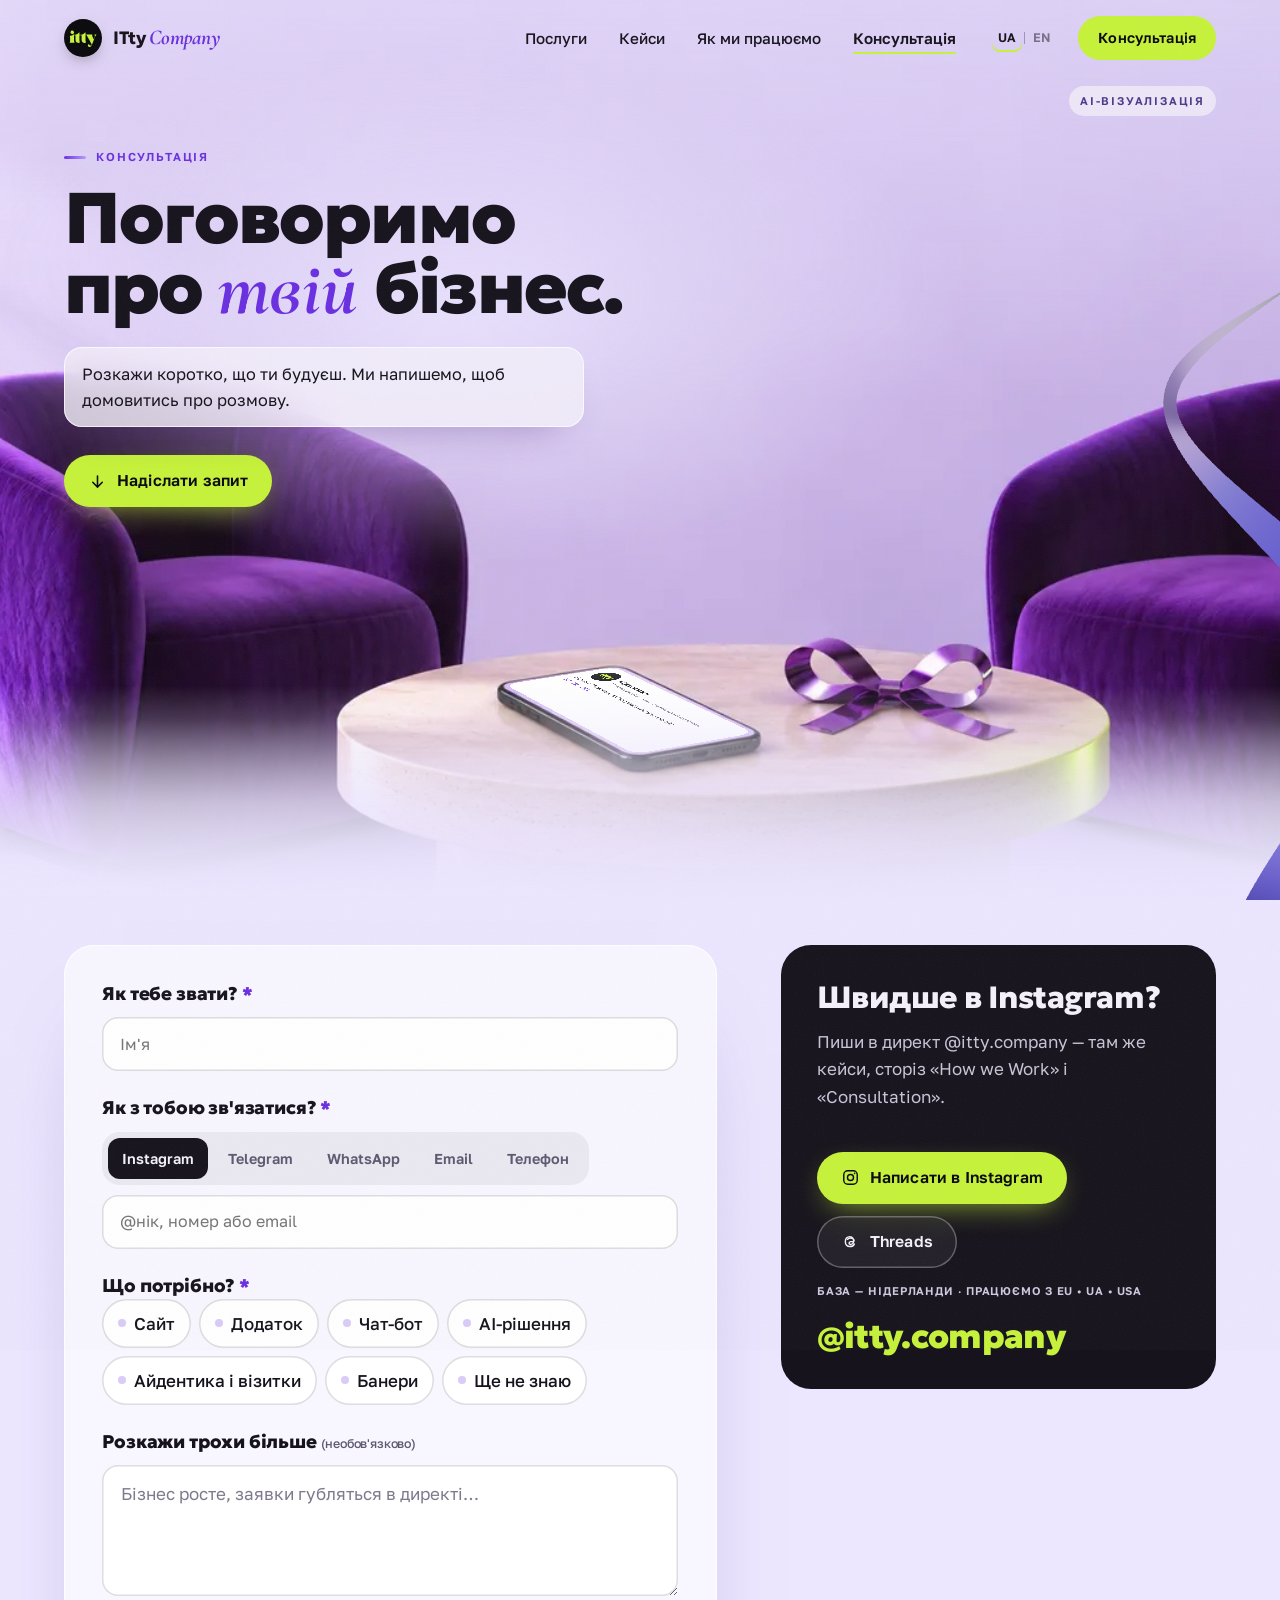
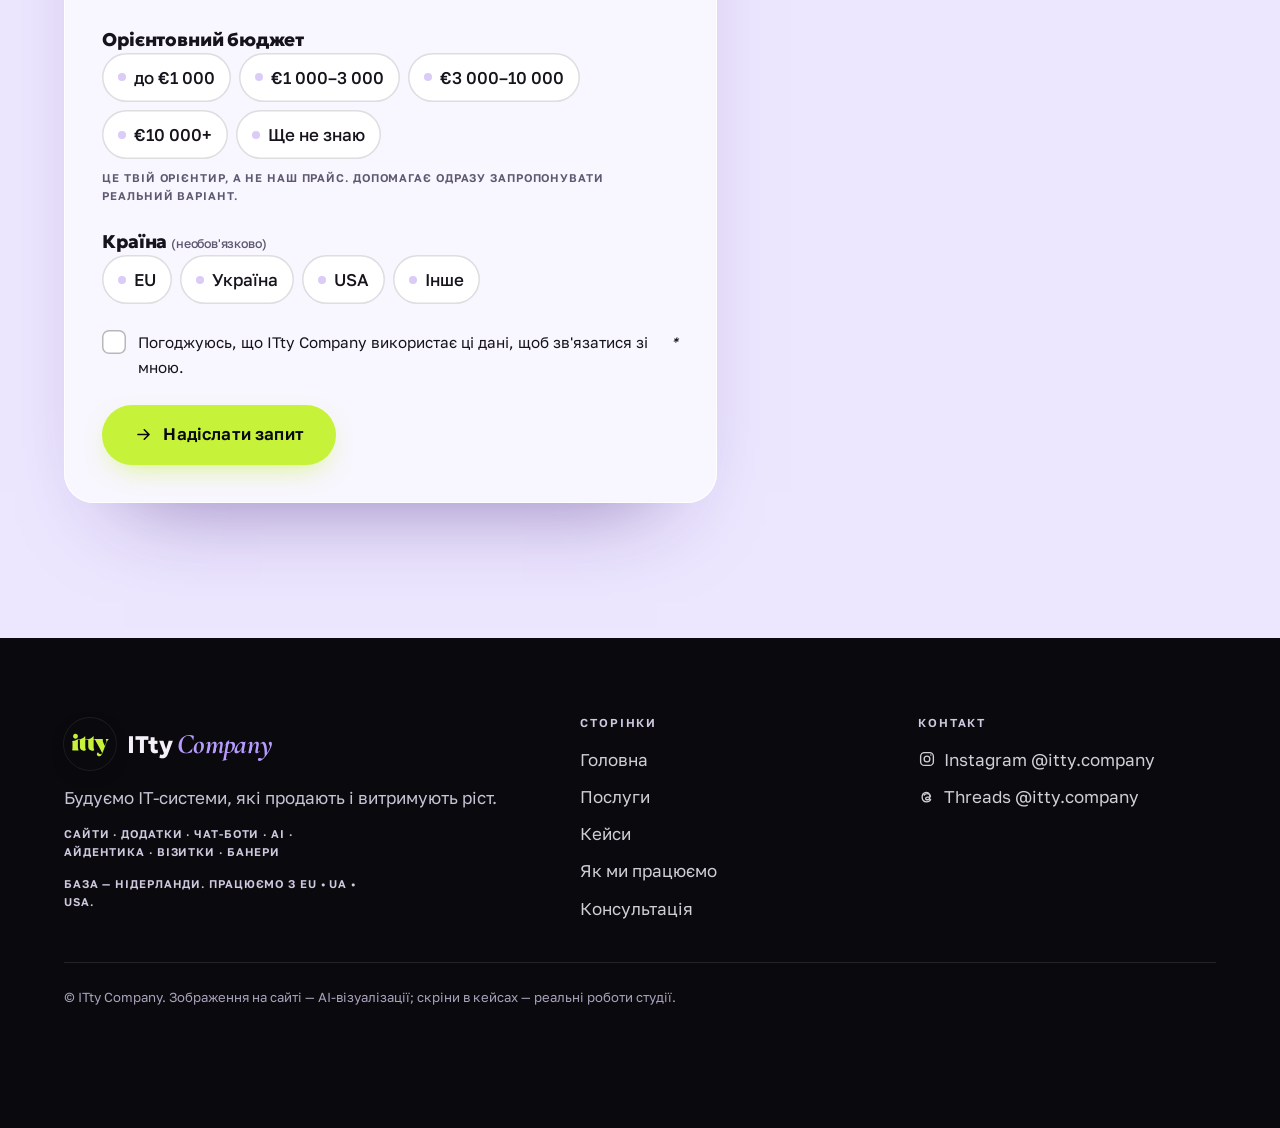
<file: konsultatsiia.html>
<!DOCTYPE html>
<html lang="uk" data-page="konsultatsiia">
<head>
<meta charset="utf-8">
<meta name="viewport" content="width=device-width, initial-scale=1, viewport-fit=cover">
<title>Консультація — ITty Company</title>
<meta name="description" content="Розкажи коротко, що ти будуєш, — ми напишемо, щоб домовитись про розмову. Або пиши в Instagram @itty.company.">
<meta name="theme-color" content="#0A090D">
<meta property="og:title" content="Консультація — ITty Company">
<meta property="og:description" content="Розкажи коротко, що ти будуєш, — ми напишемо, щоб домовитись про розмову. Або пиши в Instagram @itty.company.">
<meta property="og:image" content="assets/img/p4.webp">
<link rel="icon" href="data:image/svg+xml,%3Csvg xmlns='http://www.w3.org/2000/svg' viewBox='0 0 64 64'%3E%3Ccircle cx='32' cy='32' r='32' fill='%230A090D'/%3E%3Ctext x='32' y='40' text-anchor='middle' font-family='Georgia,serif' font-weight='700' font-size='25' fill='%23C6F23A'%3Eitty%3C/text%3E%3C/svg%3E">
<link rel="alternate" hreflang="en" href="konsultatsiia.html?lang=en">
<script>(function(){var d=document.documentElement,l='ua';d.classList.add('js');try{var q=new URLSearchParams(location.search).get('lang');l=(q==='en'||q==='ua')?q:(localStorage.getItem('itty-lang')||'ua');}catch(e){}
if(l==='en'){d.classList.add('lang-wait');d.lang='en';setTimeout(function(){d.classList.remove('lang-wait')},1600);}d.dataset.lang=l;
try{var s=JSON.parse(sessionStorage.getItem('itty-curtain')||'null');if(s){sessionStorage.removeItem('itty-curtain');d.classList.add('cu-closed','cu-noanim');window.__cu=s;}}catch(e){}})();</script>
<link rel="preconnect" href="https://fonts.googleapis.com">
<link rel="preconnect" href="https://fonts.gstatic.com" crossorigin>
<link href="https://fonts.googleapis.com/css2?family=Cormorant+Garamond:ital,wght@1,600;1,700&amp;family=Geologica:wght@400;600;800;900&amp;family=Golos+Text:wght@400;500;600&amp;display=swap" rel="stylesheet">
<link rel="stylesheet" href="assets/style.css">

<script type="importmap">{"imports":{"three":"./assets/vendor/three.module.min.js","three/addons/":"./assets/vendor/three-addons/"}}</script>
</head>
<body>
<a class="skip" href="#main"><span data-i="t5">До змісту</span></a>
<header class="hd">
  <a class="logo" href="index.html" aria-label="ITty Company"><span class="mark" aria-hidden="true"><svg class="wm" aria-hidden="true" xmlns="http://www.w3.org/2000/svg" viewBox="0 0 609 381"><path fill="currentColor" fill-rule="evenodd" d="M427.0,362.2C417.6,357.5 417.0,356.9 412.0,347.7C407.8,340.1 409.5,322.7 414.6,319.7C415.3,319.3 416.1,317.6 416.5,315.9C417.0,313.9 418.5,312.0 421.1,310.3C426.8,306.6 429.3,307.7 435.2,316.6C439.7,323.4 446.6,329.7 453.9,333.4C458.3,335.7 470.7,336.6 476.2,335.1C481.5,333.6 488.0,327.2 490.3,321.2C492.4,316.0 492.4,314.7 490.6,310.7C487.7,304.1 484.8,298.4 483.2,295.5C482.2,293.9 479.4,288.7 476.9,284.0C474.4,279.3 469.8,270.9 466.8,265.3C463.7,259.8 460.9,254.1 460.5,252.8C460.1,251.6 459.2,249.8 458.5,249.0C457.7,248.2 455.2,243.7 452.7,239.0C450.3,234.3 445.6,225.5 442.2,219.4C438.8,213.3 436.0,207.6 436.0,206.7C436.0,205.9 435.4,205.0 434.6,204.7C433.9,204.4 431.9,201.3 430.2,197.8C427.2,191.8 425.8,189.2 419.9,179.0C418.5,176.5 417.0,173.2 416.6,171.6C416.2,169.9 414.6,167.0 413.1,165.1C411.6,163.1 407.6,156.3 404.3,150.0C401.0,143.7 397.0,136.2 395.5,133.5C394.0,130.8 391.5,126.2 390.0,123.5C383.9,112.3 383.9,112.3 379.2,111.6C371.6,110.6 360.5,110.9 359.2,112.2C358.3,113.1 358.0,126.5 358.0,166.4C358.0,231.5 359.0,243.4 366.1,260.2C370.3,270.0 368.7,272.9 356.9,277.3C347.3,280.9 341.2,281.4 328.7,279.6C316.8,277.8 311.4,275.9 302.6,270.6C295.6,266.4 285.4,256.9 284.4,253.7C284.1,252.5 282.9,250.6 281.9,249.5C279.5,246.8 277.2,240.5 274.9,229.6C273.2,221.5 273.0,216.1 273.0,166.9C273.0,125.4 272.7,112.9 271.8,112.4C271.1,111.9 261.2,111.5 249.8,111.3C229.4,111.0 229.1,111.0 227.6,113.2C226.2,115.2 226.0,122.3 226.0,170.0C226.0,236.5 226.8,245.0 234.0,260.7C235.1,263.1 236.0,265.8 236.0,266.9C236.0,270.1 231.9,274.1 225.6,277.1C219.9,279.8 218.7,280.0 206.6,280.0C192.3,280.0 187.3,278.9 175.5,273.4C164.5,268.3 158.0,262.2 148.8,248.5C147.3,246.3 145.1,240.7 143.9,236.0C141.8,227.9 141.7,224.8 141.1,170.3C140.8,138.9 140.1,112.8 139.7,112.3C138.6,111.2 111.4,111.2 110.3,112.3C109.0,113.6 108.7,221.8 110.0,233.5C111.3,245.1 113.7,257.4 115.5,261.0C120.8,271.6 121.1,274.6 117.3,276.1C114.5,277.1 85.8,277.5 40.7,277.2C19.7,277.0 17.9,276.9 16.1,275.1C14.4,273.4 14.3,272.6 15.2,269.3C16.4,264.7 19.6,258.2 21.9,255.6C23.3,254.0 23.5,248.4 23.5,200.6L23.5,147.5L21.2,144.4C19.4,142.1 18.8,139.9 18.7,135.2C18.4,126.7 19.4,126.0 31.7,124.9C37.1,124.5 44.2,123.5 47.5,122.6C59.1,119.7 60.8,119.3 61.8,118.6C62.4,118.3 65.2,117.5 68.1,117.0C71.0,116.4 74.3,115.1 75.4,114.1C77.9,111.9 102.6,99.0 104.4,99.0C105.1,99.0 107.1,100.4 108.9,102.0C112.0,105.0 112.1,105.0 120.3,104.4C124.8,104.1 132.8,102.6 138.0,101.3C143.2,99.9 148.8,98.6 150.5,98.3C153.6,97.8 155.8,97.0 165.0,92.8C177.4,87.1 184.9,83.0 189.7,79.4C191.4,78.1 193.3,77.0 193.9,77.0C194.5,77.0 196.3,75.8 198.0,74.3C200.7,71.8 203.7,68.8 217.6,54.3C224.7,46.9 226.0,50.7 226.0,78.9C226.0,97.0 226.3,100.9 227.6,102.8C229.1,105.0 229.4,105.0 244.3,104.5C260.8,103.9 276.8,100.9 289.0,96.3C300.0,92.0 315.6,84.2 320.5,80.5C323.1,78.5 326.3,76.5 327.6,76.0C328.9,75.5 330.0,74.4 330.0,73.5C330.0,72.7 330.8,72.0 331.8,72.0C332.7,72.0 338.2,66.8 344.0,60.5C349.7,54.2 354.7,49.0 355.1,49.0C357.2,49.0 358.0,57.1 358.0,79.1C358.0,107.1 357.3,105.7 369.6,104.5C376.6,103.9 377.0,103.7 377.0,101.4C377.0,100.1 377.9,98.1 379.0,97.0C381.0,95.0 382.1,95.0 442.3,95.2L503.5,95.5L503.6,112.5C503.6,130.7 504.9,139.3 508.1,143.3C509.1,144.7 510.0,146.4 510.0,147.0C510.0,147.7 510.6,149.4 511.4,150.8C512.2,152.3 514.9,158.4 517.5,164.5C528.0,189.0 534.1,201.6 535.5,201.2C536.0,201.1 537.0,199.6 537.5,197.9C538.1,196.2 539.3,194.4 540.2,193.9C541.2,193.4 542.1,191.0 542.5,187.8C542.9,184.7 544.3,180.9 545.7,178.8C547.1,176.7 548.6,172.9 549.1,170.3C550.2,164.7 554.6,153.2 556.5,151.0C557.2,150.2 558.6,144.5 559.5,138.3C560.9,129.6 561.0,126.5 560.1,123.9C559.5,122.2 559.0,119.3 559.0,117.6C559.0,115.9 557.2,111.0 555.0,106.7C552.8,102.5 551.0,98.6 551.0,98.1C551.0,95.7 557.1,94.9 573.9,95.0C589.8,95.0 591.7,95.2 593.4,96.9C595.2,98.8 595.2,98.9 593.1,102.3C591.9,104.2 590.3,106.4 589.4,107.1C586.1,109.8 570.0,132.7 570.0,134.6C570.0,135.0 569.4,136.1 568.7,136.9C567.9,137.8 566.3,141.0 565.0,144.0C563.8,147.0 562.2,149.9 561.5,150.5C560.8,151.0 559.7,153.8 559.1,156.5C558.4,159.2 557.3,162.4 556.6,163.5C555.9,164.6 554.7,167.3 554.0,169.5C553.3,171.7 551.9,175.1 550.9,177.0C549.8,178.9 549.0,182.3 549.0,184.5C549.0,187.3 548.2,189.7 546.6,191.9C545.3,193.7 543.9,196.8 543.5,198.8C543.2,200.8 542.3,203.4 541.6,204.5C540.9,205.6 540.0,207.8 539.6,209.5C538.9,212.2 535.2,222.5 533.0,227.5C529.6,235.3 528.2,238.9 527.6,241.5C527.2,243.2 526.0,246.3 525.1,248.5C521.4,256.6 517.1,267.6 516.4,270.5C516.0,272.1 514.4,276.4 512.8,279.8C511.3,283.3 510.0,287.0 510.0,287.9C510.0,288.9 509.2,290.4 508.2,291.4C507.1,292.3 505.7,295.6 505.0,298.7C504.4,301.8 502.5,307.1 500.9,310.6C499.3,314.0 498.0,317.3 498.0,317.8C498.0,318.3 497.3,319.3 496.6,320.0C495.8,320.6 494.4,323.5 493.4,326.3C491.3,332.8 488.0,338.8 482.2,346.5C475.9,354.9 470.6,359.5 462.6,363.5C456.2,366.8 455.1,367.0 446.0,367.0C436.5,367.0 436.2,366.9 427.0,362.2ZM67.5,89.3C53.1,87.1 40.8,77.8 35.9,65.5C32.6,57.3 32.6,44.1 35.9,35.8C40.1,25.0 51.6,15.7 63.7,13.4C77.1,10.9 88.9,14.8 99.0,25.0C106.4,32.5 109.0,39.1 109.0,50.7C109.0,63.0 106.5,69.4 98.4,77.6C94.9,81.1 91.4,84.0 90.7,84.0C89.9,84.0 87.1,85.2 84.5,86.6C79.6,89.1 73.1,90.2 67.5,89.3Z"/></svg></span><span class="lw"><b>ITty</b> <em>Company</em></span></a>
  <nav class="nav" id="menu" aria-label="Menu"><a href="posluhy.html"><span data-i="t1">Послуги</span></a><a href="keisy.html"><span data-i="t2">Кейси</span></a><a href="yak-pratsiuiemo.html"><span data-i="t3">Як ми працюємо</span></a><a href="konsultatsiia.html" aria-current="page"><span data-i="t4">Консультація</span></a>
    <div class="mnav">
      <a class="btn lime" href="konsultatsiia.html" ><svg viewBox="0 0 24 24" fill="none" stroke="currentColor" stroke-width="1.8" stroke-linecap="round" aria-hidden="true"><rect x="3.5" y="5" width="17" height="15.5" rx="3"/><path d="M3.5 10h17M8 3v4M16 3v4"/></svg><span data-i="t6">Записатися на консультацію</span></a>
      <a class="btn ghost" href="https://www.instagram.com/itty.company/" target="_blank" rel="noopener"><svg viewBox="0 0 24 24" fill="none" stroke="currentColor" stroke-width="1.8" aria-hidden="true"><rect x="3.5" y="3.5" width="17" height="17" rx="5"/><circle cx="12" cy="12" r="3.8"/><circle cx="17.2" cy="6.8" r="1" fill="currentColor" stroke="none"/></svg>Instagram @itty.company</a>
      <p>EU • UA • USA</p>
    </div>
  </nav>
  <div class="lang" role="group" aria-label="Мова сайту" data-i-aria-label="t7"><button type="button" data-lang="ua" aria-pressed="true">UA</button><i></i><button type="button" data-lang="en" aria-pressed="false">EN</button></div>
  <a class="btn pill" href="konsultatsiia.html" data-magnetic><span data-i="t8">Консультація</span></a>
  <button class="burger" type="button" aria-label="Меню" data-i-aria-label="t9" aria-expanded="false" aria-controls="menu"><span></span><span></span></button>
</header>
<main id="main">
<section class="phero " id="hero" data-kf="p4" data-mc="0.45" data-fit="cover" data-dy="0" style="--next:#ECE6FF">
  <div class="pmedia"><div class="media"><img class="kf" src="assets/img/p4.webp" alt="" fetchpriority="high"><video class="loop" data-src="assets/video/loop-p4.mp4" muted playsinline loop preload="none" aria-hidden="true"></video><div class="screens"><div class="scr phone o-l" data-kf="p4" data-q='[[0.4348, 0.7319], [0.5182, 0.8024], [0.4467, 0.825], [0.3693, 0.7505]]'><div class="it"><div class="sc-ig"><div class="igh"><span class="av"><svg class="wm" aria-hidden="true" xmlns="http://www.w3.org/2000/svg" viewBox="0 0 609 381"><path fill="currentColor" fill-rule="evenodd" d="M427.0,362.2C417.6,357.5 417.0,356.9 412.0,347.7C407.8,340.1 409.5,322.7 414.6,319.7C415.3,319.3 416.1,317.6 416.5,315.9C417.0,313.9 418.5,312.0 421.1,310.3C426.8,306.6 429.3,307.7 435.2,316.6C439.7,323.4 446.6,329.7 453.9,333.4C458.3,335.7 470.7,336.6 476.2,335.1C481.5,333.6 488.0,327.2 490.3,321.2C492.4,316.0 492.4,314.7 490.6,310.7C487.7,304.1 484.8,298.4 483.2,295.5C482.2,293.9 479.4,288.7 476.9,284.0C474.4,279.3 469.8,270.9 466.8,265.3C463.7,259.8 460.9,254.1 460.5,252.8C460.1,251.6 459.2,249.8 458.5,249.0C457.7,248.2 455.2,243.7 452.7,239.0C450.3,234.3 445.6,225.5 442.2,219.4C438.8,213.3 436.0,207.6 436.0,206.7C436.0,205.9 435.4,205.0 434.6,204.7C433.9,204.4 431.9,201.3 430.2,197.8C427.2,191.8 425.8,189.2 419.9,179.0C418.5,176.5 417.0,173.2 416.6,171.6C416.2,169.9 414.6,167.0 413.1,165.1C411.6,163.1 407.6,156.3 404.3,150.0C401.0,143.7 397.0,136.2 395.5,133.5C394.0,130.8 391.5,126.2 390.0,123.5C383.9,112.3 383.9,112.3 379.2,111.6C371.6,110.6 360.5,110.9 359.2,112.2C358.3,113.1 358.0,126.5 358.0,166.4C358.0,231.5 359.0,243.4 366.1,260.2C370.3,270.0 368.7,272.9 356.9,277.3C347.3,280.9 341.2,281.4 328.7,279.6C316.8,277.8 311.4,275.9 302.6,270.6C295.6,266.4 285.4,256.9 284.4,253.7C284.1,252.5 282.9,250.6 281.9,249.5C279.5,246.8 277.2,240.5 274.9,229.6C273.2,221.5 273.0,216.1 273.0,166.9C273.0,125.4 272.7,112.9 271.8,112.4C271.1,111.9 261.2,111.5 249.8,111.3C229.4,111.0 229.1,111.0 227.6,113.2C226.2,115.2 226.0,122.3 226.0,170.0C226.0,236.5 226.8,245.0 234.0,260.7C235.1,263.1 236.0,265.8 236.0,266.9C236.0,270.1 231.9,274.1 225.6,277.1C219.9,279.8 218.7,280.0 206.6,280.0C192.3,280.0 187.3,278.9 175.5,273.4C164.5,268.3 158.0,262.2 148.8,248.5C147.3,246.3 145.1,240.7 143.9,236.0C141.8,227.9 141.7,224.8 141.1,170.3C140.8,138.9 140.1,112.8 139.7,112.3C138.6,111.2 111.4,111.2 110.3,112.3C109.0,113.6 108.7,221.8 110.0,233.5C111.3,245.1 113.7,257.4 115.5,261.0C120.8,271.6 121.1,274.6 117.3,276.1C114.5,277.1 85.8,277.5 40.7,277.2C19.7,277.0 17.9,276.9 16.1,275.1C14.4,273.4 14.3,272.6 15.2,269.3C16.4,264.7 19.6,258.2 21.9,255.6C23.3,254.0 23.5,248.4 23.5,200.6L23.5,147.5L21.2,144.4C19.4,142.1 18.8,139.9 18.7,135.2C18.4,126.7 19.4,126.0 31.7,124.9C37.1,124.5 44.2,123.5 47.5,122.6C59.1,119.7 60.8,119.3 61.8,118.6C62.4,118.3 65.2,117.5 68.1,117.0C71.0,116.4 74.3,115.1 75.4,114.1C77.9,111.9 102.6,99.0 104.4,99.0C105.1,99.0 107.1,100.4 108.9,102.0C112.0,105.0 112.1,105.0 120.3,104.4C124.8,104.1 132.8,102.6 138.0,101.3C143.2,99.9 148.8,98.6 150.5,98.3C153.6,97.8 155.8,97.0 165.0,92.8C177.4,87.1 184.9,83.0 189.7,79.4C191.4,78.1 193.3,77.0 193.9,77.0C194.5,77.0 196.3,75.8 198.0,74.3C200.7,71.8 203.7,68.8 217.6,54.3C224.7,46.9 226.0,50.7 226.0,78.9C226.0,97.0 226.3,100.9 227.6,102.8C229.1,105.0 229.4,105.0 244.3,104.5C260.8,103.9 276.8,100.9 289.0,96.3C300.0,92.0 315.6,84.2 320.5,80.5C323.1,78.5 326.3,76.5 327.6,76.0C328.9,75.5 330.0,74.4 330.0,73.5C330.0,72.7 330.8,72.0 331.8,72.0C332.7,72.0 338.2,66.8 344.0,60.5C349.7,54.2 354.7,49.0 355.1,49.0C357.2,49.0 358.0,57.1 358.0,79.1C358.0,107.1 357.3,105.7 369.6,104.5C376.6,103.9 377.0,103.7 377.0,101.4C377.0,100.1 377.9,98.1 379.0,97.0C381.0,95.0 382.1,95.0 442.3,95.2L503.5,95.5L503.6,112.5C503.6,130.7 504.9,139.3 508.1,143.3C509.1,144.7 510.0,146.4 510.0,147.0C510.0,147.7 510.6,149.4 511.4,150.8C512.2,152.3 514.9,158.4 517.5,164.5C528.0,189.0 534.1,201.6 535.5,201.2C536.0,201.1 537.0,199.6 537.5,197.9C538.1,196.2 539.3,194.4 540.2,193.9C541.2,193.4 542.1,191.0 542.5,187.8C542.9,184.7 544.3,180.9 545.7,178.8C547.1,176.7 548.6,172.9 549.1,170.3C550.2,164.7 554.6,153.2 556.5,151.0C557.2,150.2 558.6,144.5 559.5,138.3C560.9,129.6 561.0,126.5 560.1,123.9C559.5,122.2 559.0,119.3 559.0,117.6C559.0,115.9 557.2,111.0 555.0,106.7C552.8,102.5 551.0,98.6 551.0,98.1C551.0,95.7 557.1,94.9 573.9,95.0C589.8,95.0 591.7,95.2 593.4,96.9C595.2,98.8 595.2,98.9 593.1,102.3C591.9,104.2 590.3,106.4 589.4,107.1C586.1,109.8 570.0,132.7 570.0,134.6C570.0,135.0 569.4,136.1 568.7,136.9C567.9,137.8 566.3,141.0 565.0,144.0C563.8,147.0 562.2,149.9 561.5,150.5C560.8,151.0 559.7,153.8 559.1,156.5C558.4,159.2 557.3,162.4 556.6,163.5C555.9,164.6 554.7,167.3 554.0,169.5C553.3,171.7 551.9,175.1 550.9,177.0C549.8,178.9 549.0,182.3 549.0,184.5C549.0,187.3 548.2,189.7 546.6,191.9C545.3,193.7 543.9,196.8 543.5,198.8C543.2,200.8 542.3,203.4 541.6,204.5C540.9,205.6 540.0,207.8 539.6,209.5C538.9,212.2 535.2,222.5 533.0,227.5C529.6,235.3 528.2,238.9 527.6,241.5C527.2,243.2 526.0,246.3 525.1,248.5C521.4,256.6 517.1,267.6 516.4,270.5C516.0,272.1 514.4,276.4 512.8,279.8C511.3,283.3 510.0,287.0 510.0,287.9C510.0,288.9 509.2,290.4 508.2,291.4C507.1,292.3 505.7,295.6 505.0,298.7C504.4,301.8 502.5,307.1 500.9,310.6C499.3,314.0 498.0,317.3 498.0,317.8C498.0,318.3 497.3,319.3 496.6,320.0C495.8,320.6 494.4,323.5 493.4,326.3C491.3,332.8 488.0,338.8 482.2,346.5C475.9,354.9 470.6,359.5 462.6,363.5C456.2,366.8 455.1,367.0 446.0,367.0C436.5,367.0 436.2,366.9 427.0,362.2ZM67.5,89.3C53.1,87.1 40.8,77.8 35.9,65.5C32.6,57.3 32.6,44.1 35.9,35.8C40.1,25.0 51.6,15.7 63.7,13.4C77.1,10.9 88.9,14.8 99.0,25.0C106.4,32.5 109.0,39.1 109.0,50.7C109.0,63.0 106.5,69.4 98.4,77.6C94.9,81.1 91.4,84.0 90.7,84.0C89.9,84.0 87.1,85.2 84.5,86.6C79.6,89.1 73.1,90.2 67.5,89.3Z"/></svg></span><div><b>itty.company</b><small>IT Partner | Websites • Apps • Chatbots • AI • Business cards</small></div></div><p><span data-i="t10">Будуємо IT-системи, які продають і витримують ріст</span></p><p class="m">EU • UA • USA</p></div></div><span class="glare"></span><span class="scan"></span></div></div></div></div>
  <div class="pshade"></div>
  <canvas class="fx" aria-hidden="true"></canvas>
  <span class="cap"><span data-i="t12">AI-візуалізація</span></span>
  <div class="wrap ptxt">
    <span class="eyebrow" data-i="t13">КОНСУЛЬТАЦІЯ</span>
    <h1 data-i="t14" data-split>Поговоримо про <em>твій</em> бізнес.</h1>
    <p class="lead" data-i="t15" data-reveal>Розкажи коротко, що ти будуєш. Ми напишемо, щоб домовитись про розмову.</p>
    <div class="row" data-reveal><a class="btn lime" href="#form" ><svg viewBox="0 0 24 24" fill="none" stroke="currentColor" stroke-width="2" stroke-linecap="round" aria-hidden="true"><path d="M12 5v14M6 13l6 6 6-6"/></svg><span data-i="t11">Надіслати запит</span></a></div>
  </div>
  
</section>
<section class="kform bg-lav after-hero" id="form" data-bgc="#ECE6FF">
  <div class="wrap fg">
    <form class="cform" novalidate data-k='{"e_name": "t37", "e_contact": "t38", "e_need": "t39", "e_consent": "t40", "sending": "t41", "submit": "t42", "msg_head": "t43", "name_l": "t44", "contact_l": "t45", "need_l": "t46", "more_l": "t47", "budget_l": "t48", "country_l": "t49"}' data-hints='[[&quot;У мене кав&#x27;ярня, хочу онлайн-замовлення…&quot;, &quot;I run a café and want online ordering…&quot;], [&quot;Стартап, потрібен лендинг для інвесторів…&quot;, &quot;A startup that needs a landing page for investors…&quot;], [&quot;Бізнес росте, заявки губляться в директі…&quot;, &quot;We&#x27;re growing and requests get lost in DMs…&quot;]]'>
      <div class="fld"><label for="f-name"><span data-i="t50">Як тебе звати?</span> <i>*</i></label><input id="f-name" name="name" autocomplete="name" placeholder="Ім&#x27;я" data-i-placeholder="t51" required><span class="err" aria-live="polite"></span></div>
      <div class="fld"><span class="lbl" id="l-ch"><span data-i="t52">Як з тобою зв'язатися?</span> <i>*</i></span><div class="seg" role="radiogroup" aria-labelledby="l-ch"><button type="button" role="radio" aria-checked="true" data-v="instagram"><span data-i="t16">Instagram</span></button><button type="button" role="radio" aria-checked="false" data-v="telegram"><span data-i="t17">Telegram</span></button><button type="button" role="radio" aria-checked="false" data-v="whatsapp"><span data-i="t18">WhatsApp</span></button><button type="button" role="radio" aria-checked="false" data-v="email"><span data-i="t19">Email</span></button><button type="button" role="radio" aria-checked="false" data-v="phone"><span data-i="t20">Телефон</span></button><s class="segbg"></s></div>
        <input id="f-contact" name="contact" placeholder="@нік, номер або email" data-i-placeholder="t53" aria-label="Як з тобою зв&#x27;язатися?" data-i-aria-label="t54" required><span class="err" aria-live="polite"></span></div>
      <fieldset class="fld"><legend><span data-i="t55">Що потрібно?</span> <i>*</i></legend><div class="nchips"><label class="nchip"><input type="checkbox" name="need" value="site"><span><span data-i="t21">Сайт</span></span></label><label class="nchip"><input type="checkbox" name="need" value="app"><span><span data-i="t22">Додаток</span></span></label><label class="nchip"><input type="checkbox" name="need" value="bot"><span><span data-i="t23">Чат-бот</span></span></label><label class="nchip"><input type="checkbox" name="need" value="ai"><span><span data-i="t24">AI-рішення</span></span></label><label class="nchip"><input type="checkbox" name="need" value="identity"><span><span data-i="t25">Айдентика і візитки</span></span></label><label class="nchip"><input type="checkbox" name="need" value="banners"><span><span data-i="t26">Банери</span></span></label><label class="nchip"><input type="checkbox" name="need" value="unsure"><span><span data-i="t27">Ще не знаю</span></span></label></div><span class="err" aria-live="polite"></span></fieldset>
      <div class="fld"><label for="f-more"><span data-i="t56">Розкажи трохи більше</span> <small>(<span data-i="t57">необов'язково</span>)</small></label><div class="ta"><textarea id="f-more" name="more" rows="4"></textarea><span class="hint" aria-hidden="true"></span></div></div>
      <fieldset class="fld"><legend><span data-i="t58">Орієнтовний бюджет</span></legend><div class="nchips"><label class="nchip r"><input type="radio" name="budget" value="lt1k"><span><span data-i="t28">до €1 000</span></span></label><label class="nchip r"><input type="radio" name="budget" value="1-3k"><span><span data-i="t29">€1 000–3 000</span></span></label><label class="nchip r"><input type="radio" name="budget" value="3-10k"><span><span data-i="t30">€3 000–10 000</span></span></label><label class="nchip r"><input type="radio" name="budget" value="10k"><span><span data-i="t31">€10 000+</span></span></label><label class="nchip r"><input type="radio" name="budget" value="unsure"><span><span data-i="t32">Ще не знаю</span></span></label></div><p class="note" data-i="t59">Це твій орієнтир, а не наш прайс. Допомагає одразу запропонувати реальний варіант.</p></fieldset>
      <fieldset class="fld"><legend><span data-i="t60">Країна</span> <small>(<span data-i="t61">необов'язково</span>)</small></legend><div class="nchips"><label class="nchip r"><input type="radio" name="country" value="eu"><span><span data-i="t33">EU</span></span></label><label class="nchip r"><input type="radio" name="country" value="ua"><span><span data-i="t34">Україна</span></span></label><label class="nchip r"><input type="radio" name="country" value="usa"><span><span data-i="t35">USA</span></span></label><label class="nchip r"><input type="radio" name="country" value="other"><span><span data-i="t36">Інше</span></span></label></div></fieldset>
      <label class="consent"><input type="checkbox" name="consent" required><span class="box"></span><span data-i="t62">Погоджуюсь, що ITty Company використає ці дані, щоб зв'язатися зі мною.</span> <i>*</i></label><span class="err c" aria-live="polite"></span>
      <button class="btn lime big" type="submit" data-magnetic><svg viewBox="0 0 24 24" fill="none" stroke="currentColor" stroke-width="2" stroke-linecap="round" stroke-linejoin="round" aria-hidden="true"><path d="M5 12h14M13 6l6 6-6 6"/></svg><span class="sl">Надіслати запит</span></button>
      <div class="ok" hidden tabindex="-1">
        <svg class="bow" viewBox="0 0 200 120" aria-hidden="true"><path d="M100 60 C 70 20, 20 20, 30 55 C 40 90, 80 75, 100 60 C 120 45, 160 30, 170 60 C 180 95, 130 95, 100 60 L 80 110 M100 60 L 122 112" fill="none" stroke="url(#bowg)" stroke-width="9" stroke-linecap="round" stroke-linejoin="round"/><defs><linearGradient id="bowg" x1="0" x2="1"><stop offset="0" stop-color="#3A1670"/><stop offset=".5" stop-color="#B79CFF"/><stop offset="1" stop-color="#6A2FE0"/></linearGradient></defs></svg>
        <h3 data-i="t63">Запит у нас. <span class="nw"><mark class="lm"><span>Дякуємо</span></mark>.</span></h3><p data-i="t64">Ми напишемо тобі в обраний месенджер. Якщо не хочеш чекати — пиши в Instagram @itty.company.</p><p class="copied" data-i="t65">Текст запиту скопійовано — встав його в директ, щоб ми одразу побачили деталі.</p>
        <div class="row"><a class="btn lime" href="https://ig.me/m/itty.company" target="_blank" rel="noopener" ><svg viewBox="0 0 24 24" fill="none" stroke="currentColor" stroke-width="1.8" aria-hidden="true"><rect x="3.5" y="3.5" width="17" height="17" rx="5"/><circle cx="12" cy="12" r="3.8"/><circle cx="17.2" cy="6.8" r="1" fill="currentColor" stroke="none"/></svg><span data-i="t66">Відкрити директ @itty.company</span></a></div>
      </div>
      <p class="fail" data-i="t67" hidden>Щось пішло не так. Напиши нам напряму в Instagram — @itty.company.</p>
      <canvas class="burst" aria-hidden="true"></canvas>
    </form>
    <aside class="side">
      <h3 data-i="t68">Швидше в Instagram?</h3><p data-i="t69">Пиши в директ @itty.company — там же кейси, сторіз «How we Work» і «Consultation».</p>
      <div class="row"><a class="btn lime" href="https://www.instagram.com/itty.company/" target="_blank" rel="noopener" ><svg viewBox="0 0 24 24" fill="none" stroke="currentColor" stroke-width="1.8" aria-hidden="true"><rect x="3.5" y="3.5" width="17" height="17" rx="5"/><circle cx="12" cy="12" r="3.8"/><circle cx="17.2" cy="6.8" r="1" fill="currentColor" stroke="none"/></svg><span data-i="t70">Написати в Instagram</span></a><a class="btn ghost" href="https://www.threads.net/@itty.company" target="_blank" rel="noopener" ><svg viewBox="0 0 24 24" fill="none" stroke="currentColor" stroke-width="1.8" stroke-linecap="round" aria-hidden="true"><path d="M16.6 11.2c-.3-2.4-1.9-3.7-4.3-3.7-2.6 0-4 1.8-4 1.8M15.7 12.5c-1.7-.6-5.6-.7-5.5 1.6.1 2.4 4.9 2.3 5.6-1.4.6-3.1-.9-6.9-4.6-6.9C7.4 5.8 5.5 8.6 5.5 12s1.9 6.4 5.9 6.4c2.5 0 4.6-1.2 5.4-3.1"/></svg><span data-i="t71">Threads</span></a></div>
      <p class="small" data-i="t72">База — Нідерланди · працюємо з EU • UA • USA</p>
      <a class="handle" href="https://www.instagram.com/itty.company/" target="_blank" rel="noopener" data-copy="@itty.company">@itty.company</a>
    </aside>
  </div>
</section>
</main>
<footer class="ft">
  <div class="wrap">
    <div class="ft-brand">
      <a class="logo big" href="index.html" aria-label="ITty Company"><span class="mark" aria-hidden="true"><svg class="wm" aria-hidden="true" xmlns="http://www.w3.org/2000/svg" viewBox="0 0 609 381"><path fill="currentColor" fill-rule="evenodd" d="M427.0,362.2C417.6,357.5 417.0,356.9 412.0,347.7C407.8,340.1 409.5,322.7 414.6,319.7C415.3,319.3 416.1,317.6 416.5,315.9C417.0,313.9 418.5,312.0 421.1,310.3C426.8,306.6 429.3,307.7 435.2,316.6C439.7,323.4 446.6,329.7 453.9,333.4C458.3,335.7 470.7,336.6 476.2,335.1C481.5,333.6 488.0,327.2 490.3,321.2C492.4,316.0 492.4,314.7 490.6,310.7C487.7,304.1 484.8,298.4 483.2,295.5C482.2,293.9 479.4,288.7 476.9,284.0C474.4,279.3 469.8,270.9 466.8,265.3C463.7,259.8 460.9,254.1 460.5,252.8C460.1,251.6 459.2,249.8 458.5,249.0C457.7,248.2 455.2,243.7 452.7,239.0C450.3,234.3 445.6,225.5 442.2,219.4C438.8,213.3 436.0,207.6 436.0,206.7C436.0,205.9 435.4,205.0 434.6,204.7C433.9,204.4 431.9,201.3 430.2,197.8C427.2,191.8 425.8,189.2 419.9,179.0C418.5,176.5 417.0,173.2 416.6,171.6C416.2,169.9 414.6,167.0 413.1,165.1C411.6,163.1 407.6,156.3 404.3,150.0C401.0,143.7 397.0,136.2 395.5,133.5C394.0,130.8 391.5,126.2 390.0,123.5C383.9,112.3 383.9,112.3 379.2,111.6C371.6,110.6 360.5,110.9 359.2,112.2C358.3,113.1 358.0,126.5 358.0,166.4C358.0,231.5 359.0,243.4 366.1,260.2C370.3,270.0 368.7,272.9 356.9,277.3C347.3,280.9 341.2,281.4 328.7,279.6C316.8,277.8 311.4,275.9 302.6,270.6C295.6,266.4 285.4,256.9 284.4,253.7C284.1,252.5 282.9,250.6 281.9,249.5C279.5,246.8 277.2,240.5 274.9,229.6C273.2,221.5 273.0,216.1 273.0,166.9C273.0,125.4 272.7,112.9 271.8,112.4C271.1,111.9 261.2,111.5 249.8,111.3C229.4,111.0 229.1,111.0 227.6,113.2C226.2,115.2 226.0,122.3 226.0,170.0C226.0,236.5 226.8,245.0 234.0,260.7C235.1,263.1 236.0,265.8 236.0,266.9C236.0,270.1 231.9,274.1 225.6,277.1C219.9,279.8 218.7,280.0 206.6,280.0C192.3,280.0 187.3,278.9 175.5,273.4C164.5,268.3 158.0,262.2 148.8,248.5C147.3,246.3 145.1,240.7 143.9,236.0C141.8,227.9 141.7,224.8 141.1,170.3C140.8,138.9 140.1,112.8 139.7,112.3C138.6,111.2 111.4,111.2 110.3,112.3C109.0,113.6 108.7,221.8 110.0,233.5C111.3,245.1 113.7,257.4 115.5,261.0C120.8,271.6 121.1,274.6 117.3,276.1C114.5,277.1 85.8,277.5 40.7,277.2C19.7,277.0 17.9,276.9 16.1,275.1C14.4,273.4 14.3,272.6 15.2,269.3C16.4,264.7 19.6,258.2 21.9,255.6C23.3,254.0 23.5,248.4 23.5,200.6L23.5,147.5L21.2,144.4C19.4,142.1 18.8,139.9 18.7,135.2C18.4,126.7 19.4,126.0 31.7,124.9C37.1,124.5 44.2,123.5 47.5,122.6C59.1,119.7 60.8,119.3 61.8,118.6C62.4,118.3 65.2,117.5 68.1,117.0C71.0,116.4 74.3,115.1 75.4,114.1C77.9,111.9 102.6,99.0 104.4,99.0C105.1,99.0 107.1,100.4 108.9,102.0C112.0,105.0 112.1,105.0 120.3,104.4C124.8,104.1 132.8,102.6 138.0,101.3C143.2,99.9 148.8,98.6 150.5,98.3C153.6,97.8 155.8,97.0 165.0,92.8C177.4,87.1 184.9,83.0 189.7,79.4C191.4,78.1 193.3,77.0 193.9,77.0C194.5,77.0 196.3,75.8 198.0,74.3C200.7,71.8 203.7,68.8 217.6,54.3C224.7,46.9 226.0,50.7 226.0,78.9C226.0,97.0 226.3,100.9 227.6,102.8C229.1,105.0 229.4,105.0 244.3,104.5C260.8,103.9 276.8,100.9 289.0,96.3C300.0,92.0 315.6,84.2 320.5,80.5C323.1,78.5 326.3,76.5 327.6,76.0C328.9,75.5 330.0,74.4 330.0,73.5C330.0,72.7 330.8,72.0 331.8,72.0C332.7,72.0 338.2,66.8 344.0,60.5C349.7,54.2 354.7,49.0 355.1,49.0C357.2,49.0 358.0,57.1 358.0,79.1C358.0,107.1 357.3,105.7 369.6,104.5C376.6,103.9 377.0,103.7 377.0,101.4C377.0,100.1 377.9,98.1 379.0,97.0C381.0,95.0 382.1,95.0 442.3,95.2L503.5,95.5L503.6,112.5C503.6,130.7 504.9,139.3 508.1,143.3C509.1,144.7 510.0,146.4 510.0,147.0C510.0,147.7 510.6,149.4 511.4,150.8C512.2,152.3 514.9,158.4 517.5,164.5C528.0,189.0 534.1,201.6 535.5,201.2C536.0,201.1 537.0,199.6 537.5,197.9C538.1,196.2 539.3,194.4 540.2,193.9C541.2,193.4 542.1,191.0 542.5,187.8C542.9,184.7 544.3,180.9 545.7,178.8C547.1,176.7 548.6,172.9 549.1,170.3C550.2,164.7 554.6,153.2 556.5,151.0C557.2,150.2 558.6,144.5 559.5,138.3C560.9,129.6 561.0,126.5 560.1,123.9C559.5,122.2 559.0,119.3 559.0,117.6C559.0,115.9 557.2,111.0 555.0,106.7C552.8,102.5 551.0,98.6 551.0,98.1C551.0,95.7 557.1,94.9 573.9,95.0C589.8,95.0 591.7,95.2 593.4,96.9C595.2,98.8 595.2,98.9 593.1,102.3C591.9,104.2 590.3,106.4 589.4,107.1C586.1,109.8 570.0,132.7 570.0,134.6C570.0,135.0 569.4,136.1 568.7,136.9C567.9,137.8 566.3,141.0 565.0,144.0C563.8,147.0 562.2,149.9 561.5,150.5C560.8,151.0 559.7,153.8 559.1,156.5C558.4,159.2 557.3,162.4 556.6,163.5C555.9,164.6 554.7,167.3 554.0,169.5C553.3,171.7 551.9,175.1 550.9,177.0C549.8,178.9 549.0,182.3 549.0,184.5C549.0,187.3 548.2,189.7 546.6,191.9C545.3,193.7 543.9,196.8 543.5,198.8C543.2,200.8 542.3,203.4 541.6,204.5C540.9,205.6 540.0,207.8 539.6,209.5C538.9,212.2 535.2,222.5 533.0,227.5C529.6,235.3 528.2,238.9 527.6,241.5C527.2,243.2 526.0,246.3 525.1,248.5C521.4,256.6 517.1,267.6 516.4,270.5C516.0,272.1 514.4,276.4 512.8,279.8C511.3,283.3 510.0,287.0 510.0,287.9C510.0,288.9 509.2,290.4 508.2,291.4C507.1,292.3 505.7,295.6 505.0,298.7C504.4,301.8 502.5,307.1 500.9,310.6C499.3,314.0 498.0,317.3 498.0,317.8C498.0,318.3 497.3,319.3 496.6,320.0C495.8,320.6 494.4,323.5 493.4,326.3C491.3,332.8 488.0,338.8 482.2,346.5C475.9,354.9 470.6,359.5 462.6,363.5C456.2,366.8 455.1,367.0 446.0,367.0C436.5,367.0 436.2,366.9 427.0,362.2ZM67.5,89.3C53.1,87.1 40.8,77.8 35.9,65.5C32.6,57.3 32.6,44.1 35.9,35.8C40.1,25.0 51.6,15.7 63.7,13.4C77.1,10.9 88.9,14.8 99.0,25.0C106.4,32.5 109.0,39.1 109.0,50.7C109.0,63.0 106.5,69.4 98.4,77.6C94.9,81.1 91.4,84.0 90.7,84.0C89.9,84.0 87.1,85.2 84.5,86.6C79.6,89.1 73.1,90.2 67.5,89.3Z"/></svg></span><span class="lw"><b>ITty</b> <em>Company</em></span></a>
      <p data-i="t78">Будуємо IT-системи, які продають і витримують ріст.</p>
      <p class="small" data-i="t79">Сайти · Додатки · Чат-боти · AI · Айдентика · Візитки · Банери</p>
      <p class="small" data-i="t80">База — Нідерланди. Працюємо з EU • UA • USA.</p>
    </div>
    <div class="ft-col"><b data-i="t81">Сторінки</b><a href="index.html"><span data-i="t73">Головна</span></a><a href="posluhy.html"><span data-i="t74">Послуги</span></a><a href="keisy.html"><span data-i="t75">Кейси</span></a><a href="yak-pratsiuiemo.html"><span data-i="t76">Як ми працюємо</span></a><a href="konsultatsiia.html"><span data-i="t77">Консультація</span></a></div>
    <div class="ft-col"><b data-i="t82">Контакт</b><a href="https://www.instagram.com/itty.company/" target="_blank" rel="noopener"><svg viewBox="0 0 24 24" fill="none" stroke="currentColor" stroke-width="1.8" aria-hidden="true"><rect x="3.5" y="3.5" width="17" height="17" rx="5"/><circle cx="12" cy="12" r="3.8"/><circle cx="17.2" cy="6.8" r="1" fill="currentColor" stroke="none"/></svg>Instagram @itty.company</a><a href="https://www.threads.net/@itty.company" target="_blank" rel="noopener"><svg viewBox="0 0 24 24" fill="none" stroke="currentColor" stroke-width="1.8" stroke-linecap="round" aria-hidden="true"><path d="M16.6 11.2c-.3-2.4-1.9-3.7-4.3-3.7-2.6 0-4 1.8-4 1.8M15.7 12.5c-1.7-.6-5.6-.7-5.5 1.6.1 2.4 4.9 2.3 5.6-1.4.6-3.1-.9-6.9-4.6-6.9C7.4 5.8 5.5 8.6 5.5 12s1.9 6.4 5.9 6.4c2.5 0 4.6-1.2 5.4-3.1"/></svg>Threads @itty.company</a></div>
    <p class="copy" data-i="t83">© ITty Company. Зображення на сайті — AI-візуалізації; скріни в кейсах — реальні роботи студії.</p>
  </div>
</footer>
<div class="ctabar"><a class="btn lime" href="konsultatsiia.html" ><svg viewBox="0 0 24 24" fill="none" stroke="currentColor" stroke-width="1.8" stroke-linecap="round" aria-hidden="true"><rect x="3.5" y="5" width="17" height="15.5" rx="3"/><path d="M3.5 10h17M8 3v4M16 3v4"/></svg><span data-i="t84">Консультація</span></a><a class="btn ghost" href="https://www.instagram.com/itty.company/" target="_blank" rel="noopener"><svg viewBox="0 0 24 24" fill="none" stroke="currentColor" stroke-width="1.8" aria-hidden="true"><rect x="3.5" y="3.5" width="17" height="17" rx="5"/><circle cx="12" cy="12" r="3.8"/><circle cx="17.2" cy="6.8" r="1" fill="currentColor" stroke="none"/></svg>Instagram</a></div>
<div class="grain" aria-hidden="true"></div>
<canvas id="ribbon" aria-hidden="true"></canvas>
<div class="cursor-pill" aria-hidden="true"><span data-i="t85">Дивитись</span></div>
<div id="curtain" aria-hidden="true"><div class="band"><i></i><i></i><i></i></div><div class="cmid"><span class="cmark" aria-hidden="true"><svg class="wm" aria-hidden="true" xmlns="http://www.w3.org/2000/svg" viewBox="0 0 609 381"><path fill="currentColor" fill-rule="evenodd" d="M427.0,362.2C417.6,357.5 417.0,356.9 412.0,347.7C407.8,340.1 409.5,322.7 414.6,319.7C415.3,319.3 416.1,317.6 416.5,315.9C417.0,313.9 418.5,312.0 421.1,310.3C426.8,306.6 429.3,307.7 435.2,316.6C439.7,323.4 446.6,329.7 453.9,333.4C458.3,335.7 470.7,336.6 476.2,335.1C481.5,333.6 488.0,327.2 490.3,321.2C492.4,316.0 492.4,314.7 490.6,310.7C487.7,304.1 484.8,298.4 483.2,295.5C482.2,293.9 479.4,288.7 476.9,284.0C474.4,279.3 469.8,270.9 466.8,265.3C463.7,259.8 460.9,254.1 460.5,252.8C460.1,251.6 459.2,249.8 458.5,249.0C457.7,248.2 455.2,243.7 452.7,239.0C450.3,234.3 445.6,225.5 442.2,219.4C438.8,213.3 436.0,207.6 436.0,206.7C436.0,205.9 435.4,205.0 434.6,204.7C433.9,204.4 431.9,201.3 430.2,197.8C427.2,191.8 425.8,189.2 419.9,179.0C418.5,176.5 417.0,173.2 416.6,171.6C416.2,169.9 414.6,167.0 413.1,165.1C411.6,163.1 407.6,156.3 404.3,150.0C401.0,143.7 397.0,136.2 395.5,133.5C394.0,130.8 391.5,126.2 390.0,123.5C383.9,112.3 383.9,112.3 379.2,111.6C371.6,110.6 360.5,110.9 359.2,112.2C358.3,113.1 358.0,126.5 358.0,166.4C358.0,231.5 359.0,243.4 366.1,260.2C370.3,270.0 368.7,272.9 356.9,277.3C347.3,280.9 341.2,281.4 328.7,279.6C316.8,277.8 311.4,275.9 302.6,270.6C295.6,266.4 285.4,256.9 284.4,253.7C284.1,252.5 282.9,250.6 281.9,249.5C279.5,246.8 277.2,240.5 274.9,229.6C273.2,221.5 273.0,216.1 273.0,166.9C273.0,125.4 272.7,112.9 271.8,112.4C271.1,111.9 261.2,111.5 249.8,111.3C229.4,111.0 229.1,111.0 227.6,113.2C226.2,115.2 226.0,122.3 226.0,170.0C226.0,236.5 226.8,245.0 234.0,260.7C235.1,263.1 236.0,265.8 236.0,266.9C236.0,270.1 231.9,274.1 225.6,277.1C219.9,279.8 218.7,280.0 206.6,280.0C192.3,280.0 187.3,278.9 175.5,273.4C164.5,268.3 158.0,262.2 148.8,248.5C147.3,246.3 145.1,240.7 143.9,236.0C141.8,227.9 141.7,224.8 141.1,170.3C140.8,138.9 140.1,112.8 139.7,112.3C138.6,111.2 111.4,111.2 110.3,112.3C109.0,113.6 108.7,221.8 110.0,233.5C111.3,245.1 113.7,257.4 115.5,261.0C120.8,271.6 121.1,274.6 117.3,276.1C114.5,277.1 85.8,277.5 40.7,277.2C19.7,277.0 17.9,276.9 16.1,275.1C14.4,273.4 14.3,272.6 15.2,269.3C16.4,264.7 19.6,258.2 21.9,255.6C23.3,254.0 23.5,248.4 23.5,200.6L23.5,147.5L21.2,144.4C19.4,142.1 18.8,139.9 18.7,135.2C18.4,126.7 19.4,126.0 31.7,124.9C37.1,124.5 44.2,123.5 47.5,122.6C59.1,119.7 60.8,119.3 61.8,118.6C62.4,118.3 65.2,117.5 68.1,117.0C71.0,116.4 74.3,115.1 75.4,114.1C77.9,111.9 102.6,99.0 104.4,99.0C105.1,99.0 107.1,100.4 108.9,102.0C112.0,105.0 112.1,105.0 120.3,104.4C124.8,104.1 132.8,102.6 138.0,101.3C143.2,99.9 148.8,98.6 150.5,98.3C153.6,97.8 155.8,97.0 165.0,92.8C177.4,87.1 184.9,83.0 189.7,79.4C191.4,78.1 193.3,77.0 193.9,77.0C194.5,77.0 196.3,75.8 198.0,74.3C200.7,71.8 203.7,68.8 217.6,54.3C224.7,46.9 226.0,50.7 226.0,78.9C226.0,97.0 226.3,100.9 227.6,102.8C229.1,105.0 229.4,105.0 244.3,104.5C260.8,103.9 276.8,100.9 289.0,96.3C300.0,92.0 315.6,84.2 320.5,80.5C323.1,78.5 326.3,76.5 327.6,76.0C328.9,75.5 330.0,74.4 330.0,73.5C330.0,72.7 330.8,72.0 331.8,72.0C332.7,72.0 338.2,66.8 344.0,60.5C349.7,54.2 354.7,49.0 355.1,49.0C357.2,49.0 358.0,57.1 358.0,79.1C358.0,107.1 357.3,105.7 369.6,104.5C376.6,103.9 377.0,103.7 377.0,101.4C377.0,100.1 377.9,98.1 379.0,97.0C381.0,95.0 382.1,95.0 442.3,95.2L503.5,95.5L503.6,112.5C503.6,130.7 504.9,139.3 508.1,143.3C509.1,144.7 510.0,146.4 510.0,147.0C510.0,147.7 510.6,149.4 511.4,150.8C512.2,152.3 514.9,158.4 517.5,164.5C528.0,189.0 534.1,201.6 535.5,201.2C536.0,201.1 537.0,199.6 537.5,197.9C538.1,196.2 539.3,194.4 540.2,193.9C541.2,193.4 542.1,191.0 542.5,187.8C542.9,184.7 544.3,180.9 545.7,178.8C547.1,176.7 548.6,172.9 549.1,170.3C550.2,164.7 554.6,153.2 556.5,151.0C557.2,150.2 558.6,144.5 559.5,138.3C560.9,129.6 561.0,126.5 560.1,123.9C559.5,122.2 559.0,119.3 559.0,117.6C559.0,115.9 557.2,111.0 555.0,106.7C552.8,102.5 551.0,98.6 551.0,98.1C551.0,95.7 557.1,94.9 573.9,95.0C589.8,95.0 591.7,95.2 593.4,96.9C595.2,98.8 595.2,98.9 593.1,102.3C591.9,104.2 590.3,106.4 589.4,107.1C586.1,109.8 570.0,132.7 570.0,134.6C570.0,135.0 569.4,136.1 568.7,136.9C567.9,137.8 566.3,141.0 565.0,144.0C563.8,147.0 562.2,149.9 561.5,150.5C560.8,151.0 559.7,153.8 559.1,156.5C558.4,159.2 557.3,162.4 556.6,163.5C555.9,164.6 554.7,167.3 554.0,169.5C553.3,171.7 551.9,175.1 550.9,177.0C549.8,178.9 549.0,182.3 549.0,184.5C549.0,187.3 548.2,189.7 546.6,191.9C545.3,193.7 543.9,196.8 543.5,198.8C543.2,200.8 542.3,203.4 541.6,204.5C540.9,205.6 540.0,207.8 539.6,209.5C538.9,212.2 535.2,222.5 533.0,227.5C529.6,235.3 528.2,238.9 527.6,241.5C527.2,243.2 526.0,246.3 525.1,248.5C521.4,256.6 517.1,267.6 516.4,270.5C516.0,272.1 514.4,276.4 512.8,279.8C511.3,283.3 510.0,287.0 510.0,287.9C510.0,288.9 509.2,290.4 508.2,291.4C507.1,292.3 505.7,295.6 505.0,298.7C504.4,301.8 502.5,307.1 500.9,310.6C499.3,314.0 498.0,317.3 498.0,317.8C498.0,318.3 497.3,319.3 496.6,320.0C495.8,320.6 494.4,323.5 493.4,326.3C491.3,332.8 488.0,338.8 482.2,346.5C475.9,354.9 470.6,359.5 462.6,363.5C456.2,366.8 455.1,367.0 446.0,367.0C436.5,367.0 436.2,366.9 427.0,362.2ZM67.5,89.3C53.1,87.1 40.8,77.8 35.9,65.5C32.6,57.3 32.6,44.1 35.9,35.8C40.1,25.0 51.6,15.7 63.7,13.4C77.1,10.9 88.9,14.8 99.0,25.0C106.4,32.5 109.0,39.1 109.0,50.7C109.0,63.0 106.5,69.4 98.4,77.6C94.9,81.1 91.4,84.0 90.7,84.0C89.9,84.0 87.1,85.2 84.5,86.6C79.6,89.1 73.1,90.2 67.5,89.3Z"/></svg></span><span class="clbl"></span></div></div>
<script type="application/json" id="i18n">{"t1": ["Послуги", "Services"], "t2": ["Кейси", "Cases"], "t3": ["Як ми працюємо", "How we work"], "t4": ["Консультація", "Consultation"], "t5": ["До змісту", "Skip to content"], "t6": ["Записатися на консультацію", "Book a consultation"], "t7": ["Мова сайту", "Site language"], "t8": ["Консультація", "Book a call"], "t9": ["Меню", "Menu"], "t10": ["Будуємо IT-системи, які продають і витримують ріст", "We build IT systems that sell and scale"], "t11": ["Надіслати запит", "Send request"], "t12": ["AI-візуалізація", "AI visual"], "t13": ["КОНСУЛЬТАЦІЯ", "CONSULTATION"], "t14": ["Поговоримо про <em>твій<\/em> бізнес.", "Let's talk about <em>your<\/em> business."], "t15": ["Розкажи коротко, що ти будуєш. Ми напишемо, щоб домовитись про розмову.", "Tell us briefly what you're building. We'll get back to you to set up a call."], "t16": ["Instagram", "Instagram"], "t17": ["Telegram", "Telegram"], "t18": ["WhatsApp", "WhatsApp"], "t19": ["Email", "Email"], "t20": ["Телефон", "Phone"], "t21": ["Сайт", "Website"], "t22": ["Додаток", "App"], "t23": ["Чат-бот", "Chatbot"], "t24": ["AI-рішення", "AI solution"], "t25": ["Айдентика і візитки", "Identity &amp; cards"], "t26": ["Банери", "Banners"], "t27": ["Ще не знаю", "Not sure yet"], "t28": ["до €1 000", "up to €1,000"], "t29": ["€1 000–3 000", "€1,000–3,000"], "t30": ["€3 000–10 000", "€3,000–10,000"], "t31": ["€10 000+", "€10,000+"], "t32": ["Ще не знаю", "Not sure yet"], "t33": ["EU", "EU"], "t34": ["Україна", "Ukraine"], "t35": ["USA", "USA"], "t36": ["Інше", "Other"], "t37": ["Як до тебе звертатися?", "What should we call you?"], "t38": ["Залиш контакт — інакше ми не зможемо відповісти.", "Leave a contact — otherwise we can't reply."], "t39": ["Обери хоча б одне.", "Pick at least one."], "t40": ["Потрібна твоя згода.", "We need your consent."], "t41": ["Надсилаємо…", "Sending…"], "t42": ["Надіслати запит", "Send request"], "t43": ["Запит на консультацію — ITty Company", "Consultation request — ITty Company"], "t44": ["Як тебе звати?", "What's your name?"], "t45": ["Як з тобою зв'язатися?", "How do we reach you?"], "t46": ["Що потрібно?", "What do you need?"], "t47": ["Розкажи трохи більше", "Tell us a bit more"], "t48": ["Орієнтовний бюджет", "Rough budget"], "t49": ["Країна", "Country"], "t50": ["Як тебе звати?", "What's your name?"], "t51": ["Ім&#x27;я", "Name"], "t52": ["Як з тобою зв'язатися?", "How do we reach you?"], "t53": ["@нік, номер або email", "@handle, number or email"], "t54": ["Як з тобою зв&#x27;язатися?", "How do we reach you?"], "t55": ["Що потрібно?", "What do you need?"], "t56": ["Розкажи трохи більше", "Tell us a bit more"], "t57": ["необов'язково", "optional"], "t58": ["Орієнтовний бюджет", "Rough budget"], "t59": ["Це твій орієнтир, а не наш прайс. Допомагає одразу запропонувати реальний варіант.", "This is your ballpark, not our price list. It helps us suggest something realistic."], "t60": ["Країна", "Country"], "t61": ["необов'язково", "optional"], "t62": ["Погоджуюсь, що ITty Company використає ці дані, щоб зв'язатися зі мною.", "I agree ITty Company may use this data to contact me."], "t63": ["Запит у нас. <span class=\"nw\"><mark class=\"lm\"><span>Дякуємо<\/span><\/mark>.<\/span>", "Got it. <span class=\"nw\"><mark class=\"lm\"><span>Thank you<\/span><\/mark>.<\/span>"], "t64": ["Ми напишемо тобі в обраний месенджер. Якщо не хочеш чекати — пиши в Instagram @itty.company.", "We'll message you on the channel you chose. Can't wait? DM us on Instagram @itty.company."], "t65": ["Текст запиту скопійовано — встав його в директ, щоб ми одразу побачили деталі.", "Your request text is copied — paste it into the DM so we see the details right away."], "t66": ["Відкрити директ @itty.company", "Open DM @itty.company"], "t67": ["Щось пішло не так. Напиши нам напряму в Instagram — @itty.company.", "Something went wrong. Message us directly on Instagram — @itty.company."], "t68": ["Швидше в Instagram?", "Faster on Instagram?"], "t69": ["Пиши в директ @itty.company — там же кейси, сторіз «How we Work» і «Consultation».", "DM @itty.company — you'll also find cases and our \"How we Work\" and \"Consultation\" highlights there."], "t70": ["Написати в Instagram", "Message on Instagram"], "t71": ["Threads", "Threads"], "t72": ["База — Нідерланди · працюємо з EU • UA • USA", "Based in the Netherlands · working across EU • UA • USA"], "t73": ["Головна", "Home"], "t74": ["Послуги", "Services"], "t75": ["Кейси", "Cases"], "t76": ["Як ми працюємо", "How we work"], "t77": ["Консультація", "Consultation"], "t78": ["Будуємо IT-системи, які продають і витримують ріст.", "We build IT systems that sell and scale."], "t79": ["Сайти · Додатки · Чат-боти · AI · Айдентика · Візитки · Банери", "Websites · Apps · Chatbots · AI · Identity · Business cards · Banners"], "t80": ["База — Нідерланди. Працюємо з EU • UA • USA.", "Based in the Netherlands. Working across EU • UA • USA."], "t81": ["Сторінки", "Pages"], "t82": ["Контакт", "Contact"], "t83": ["© ITty Company. Зображення на сайті — AI-візуалізації; скріни в кейсах — реальні роботи студії.", "© ITty Company. Images are AI visuals; case screenshots are real studio work."], "t84": ["Консультація", "Consultation"], "t85": ["Дивитись", "View"]}</script>
<script type="application/json" id="meta-i18n">{"title": ["Консультація — ITty Company", "Consultation — ITty Company"], "desc": ["Розкажи коротко, що ти будуєш, — ми напишемо, щоб домовитись про розмову. Або пиши в Instagram @itty.company.", "Tell us briefly what you're building — we'll get back to you to set up a call. Or DM @itty.company on Instagram."], "curtain": {"index.html": ["головна.", "home."], "posluhy.html": ["послуги.", "services."], "keisy.html": ["кейси.", "cases."], "yak-pratsiuiemo.html": ["як ми працюємо.", "how we work."], "konsultatsiia.html": ["консультація.", "consultation."], "404.html": ["головна.", "home."]}}</script>
<script src="assets/vendor/lenis.min.js"></script>
<script src="assets/vendor/gsap/gsap.min.js"></script>
<script src="assets/vendor/gsap/ScrollTrigger.min.js"></script>
<script src="assets/vendor/gsap/SplitText.min.js"></script>
<script src="assets/vendor/gsap/Flip.min.js"></script>
<script src="assets/vendor/gsap/DrawSVGPlugin.min.js"></script>
<script src="assets/vendor/gsap/MotionPathPlugin.min.js"></script>
<script src="assets/vendor/gsap/ScrambleTextPlugin.min.js"></script>
<script type="module" src="assets/site.js"></script>
</body>
</html>
</file>
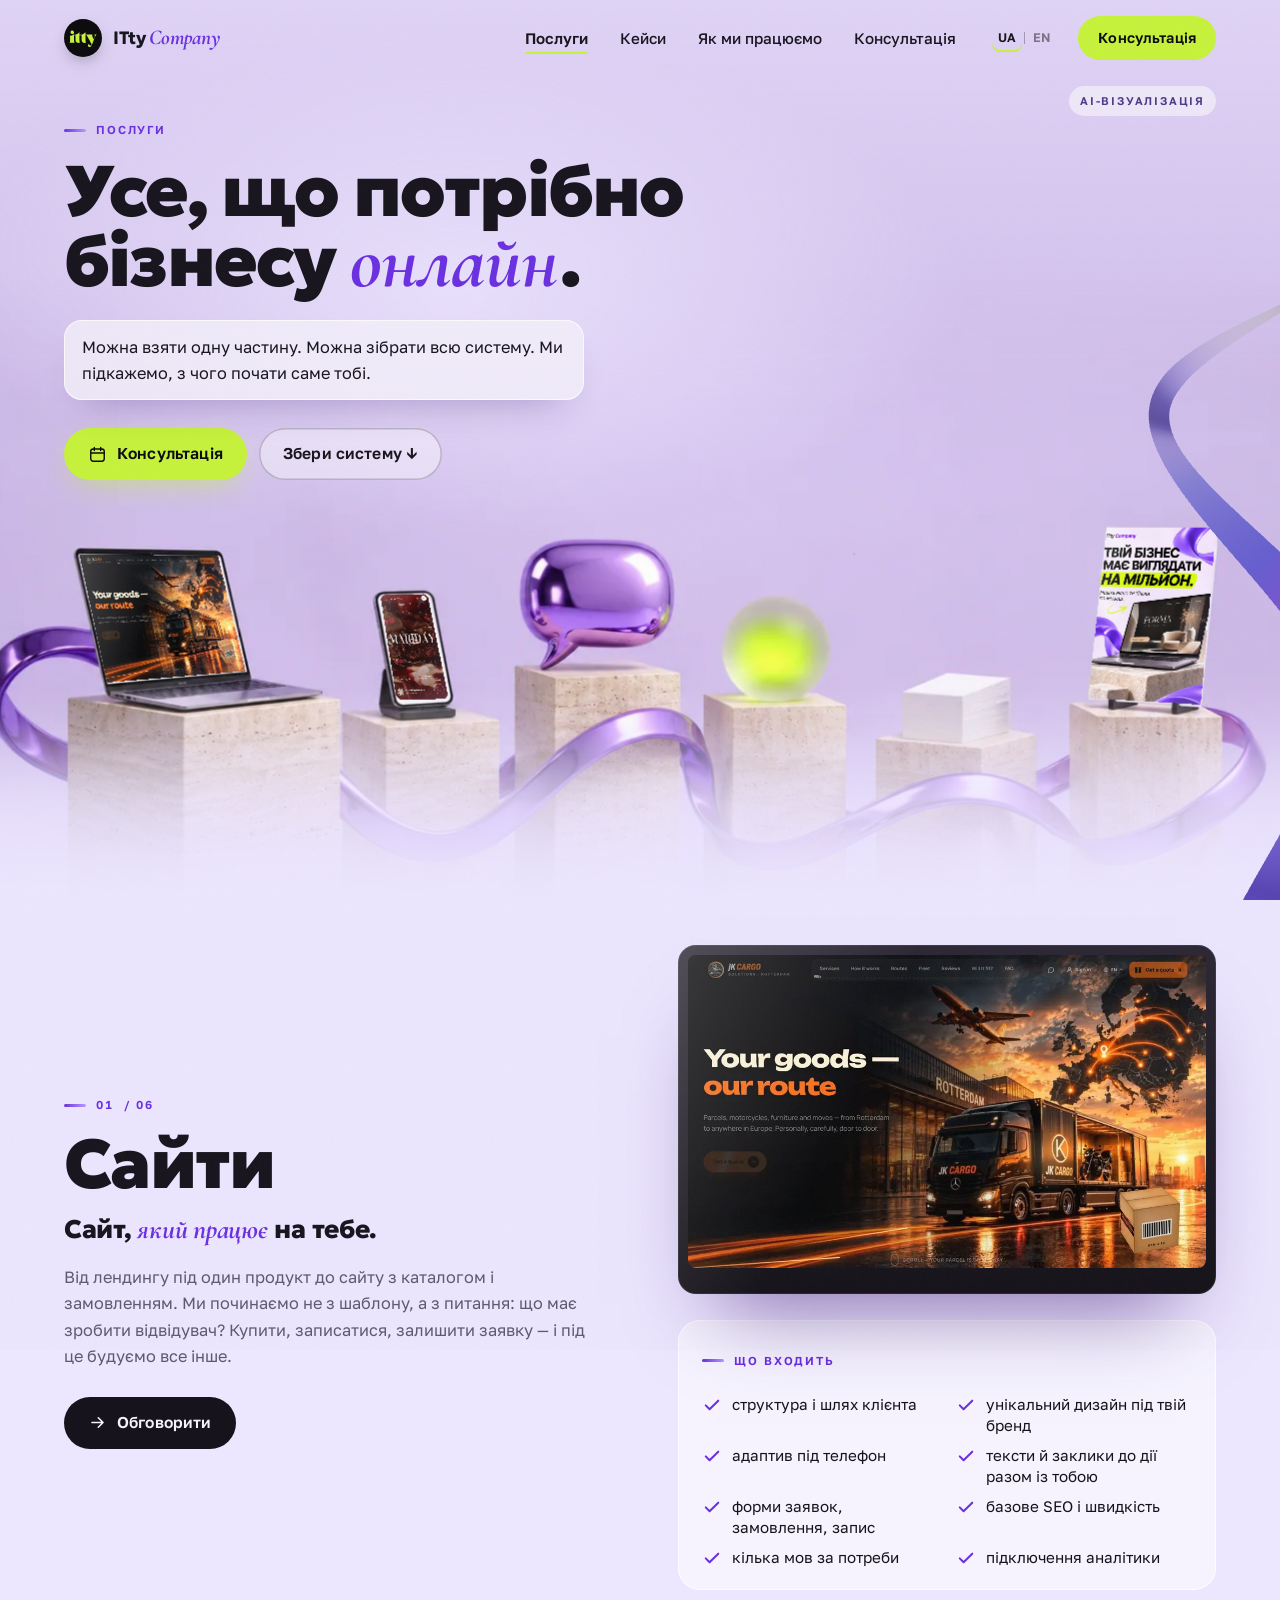
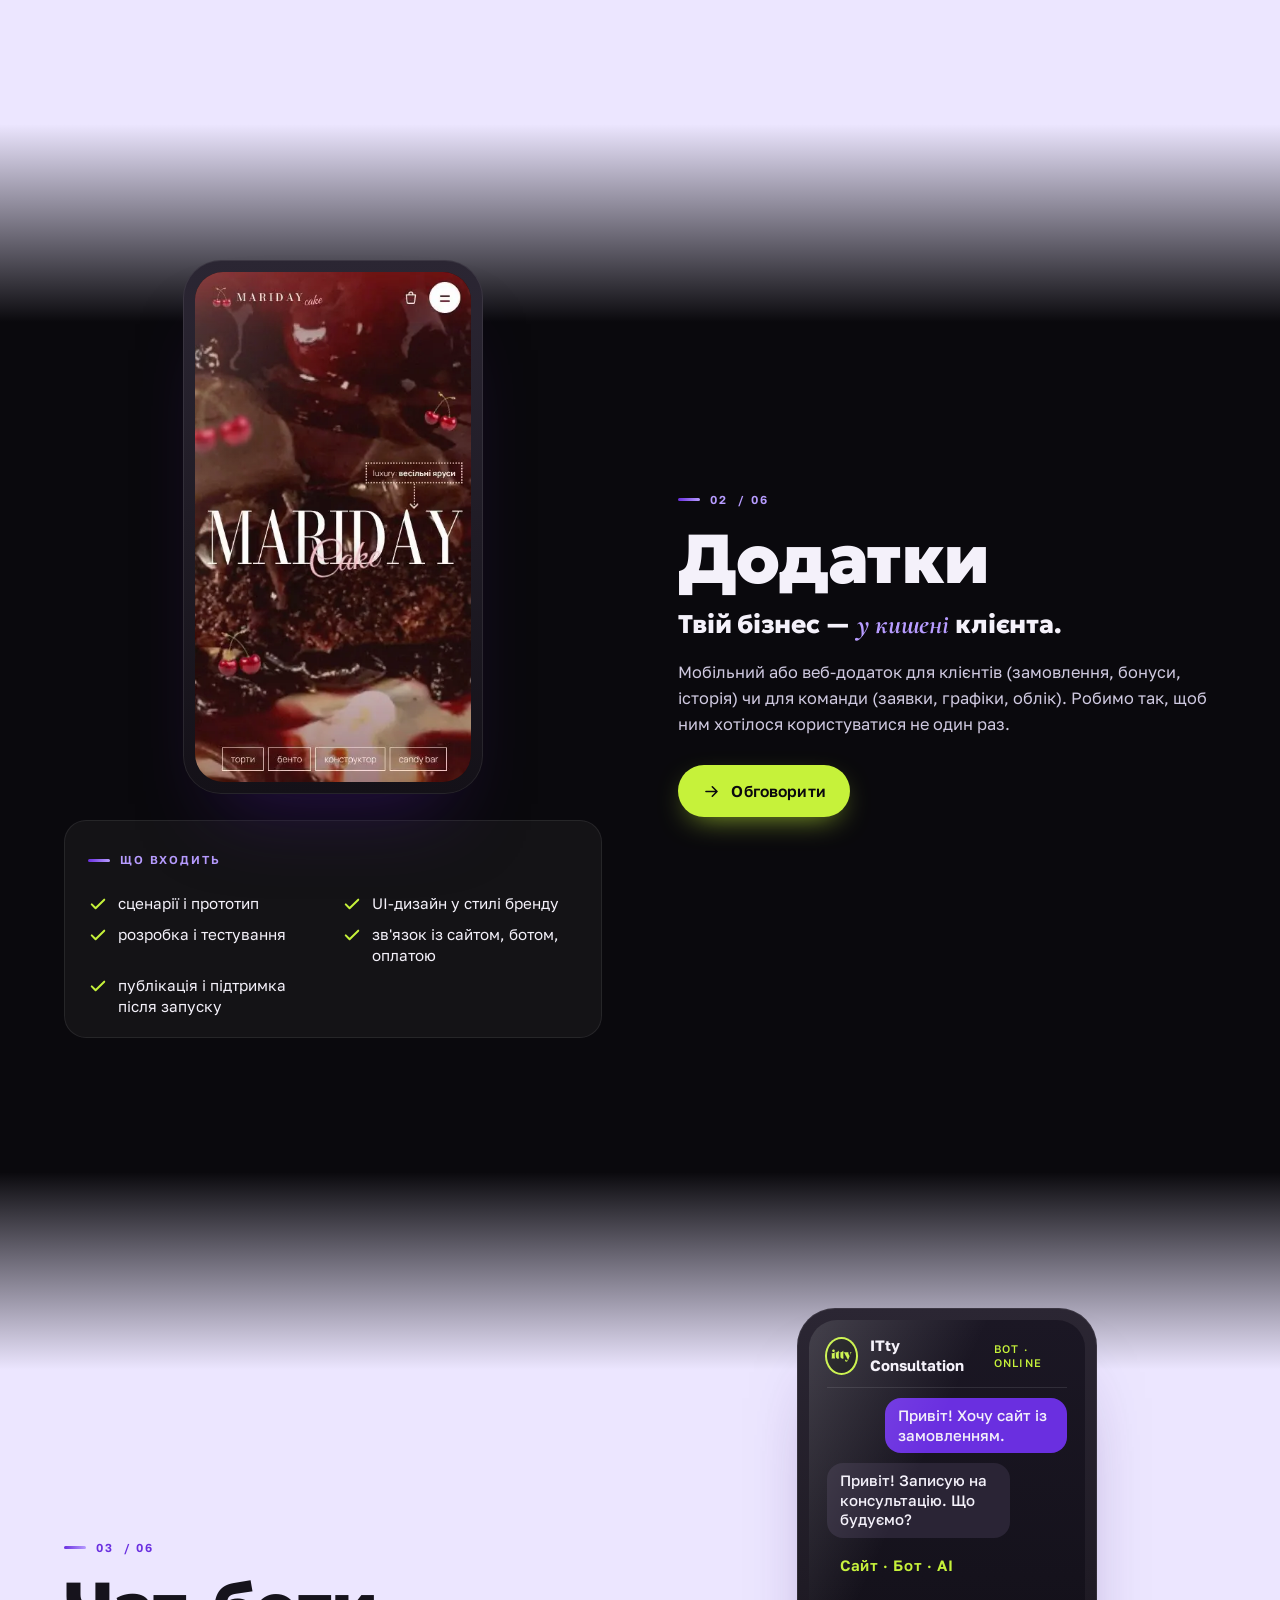
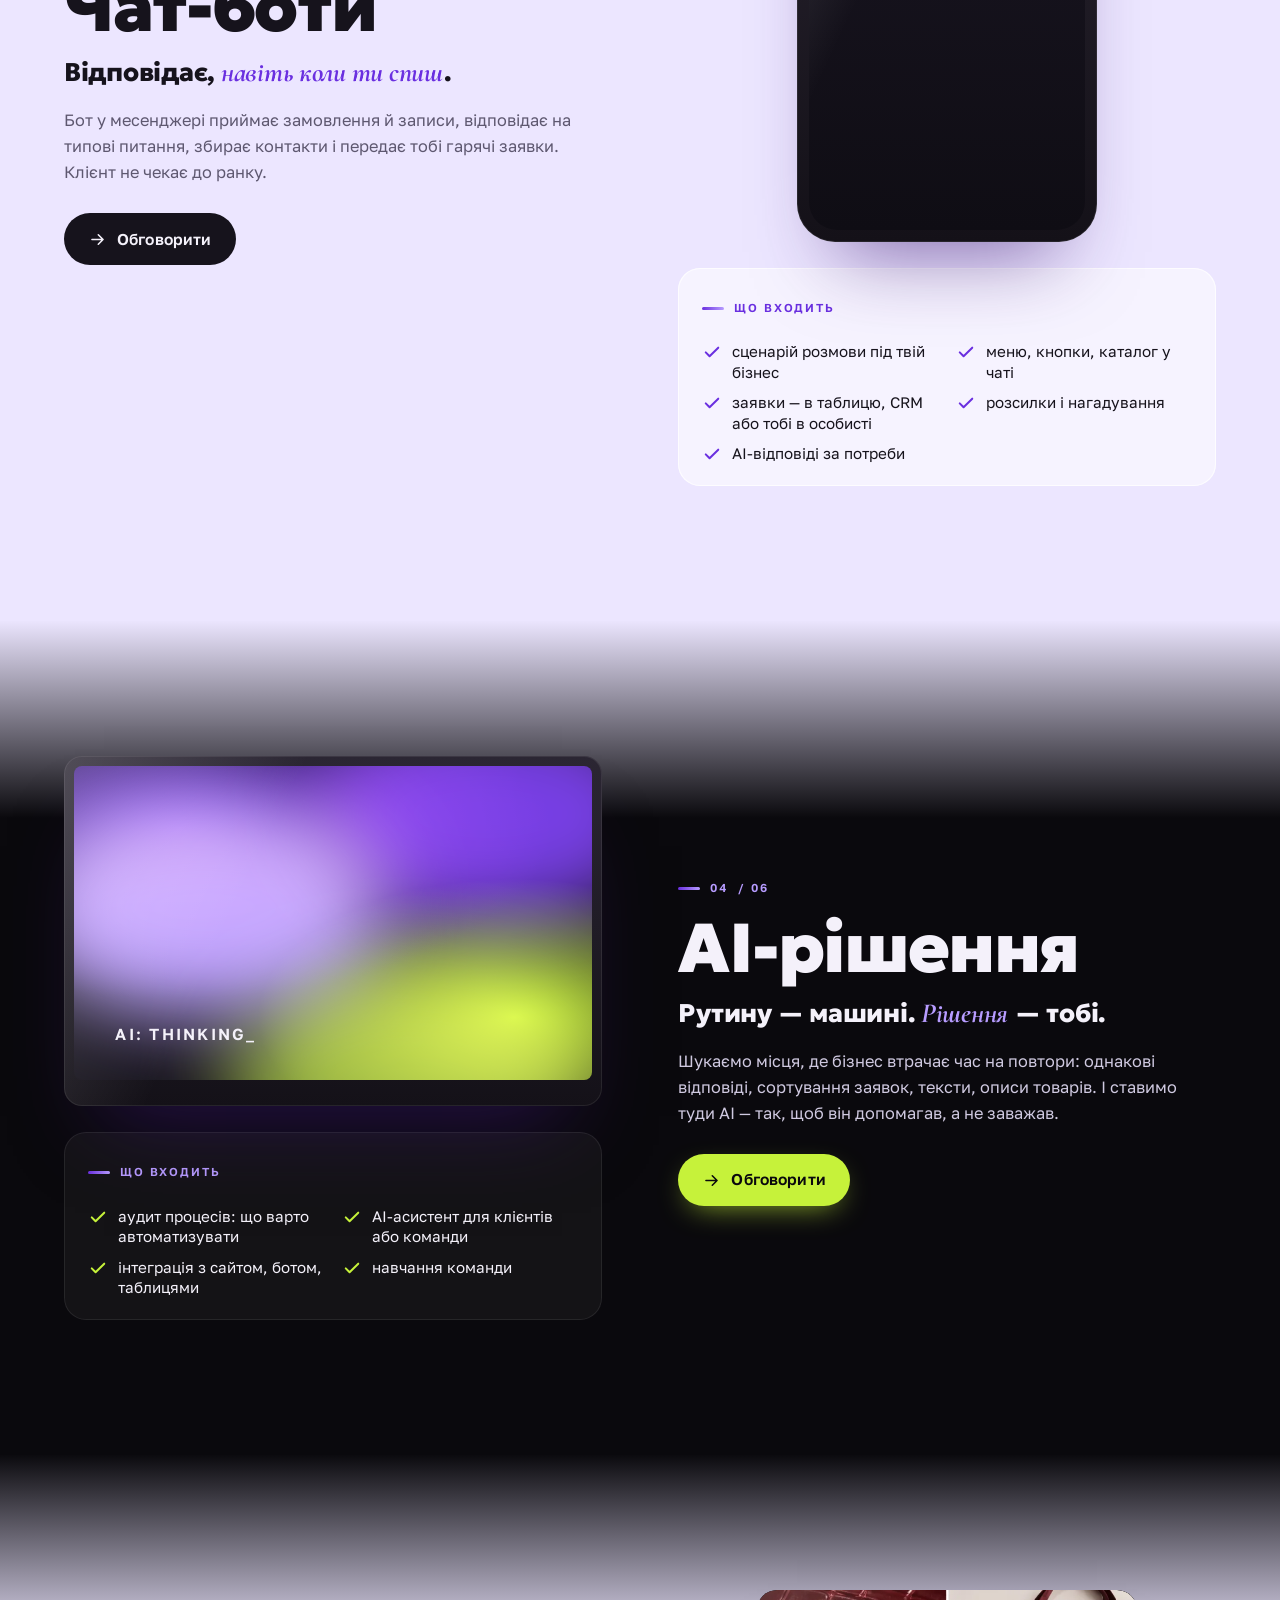
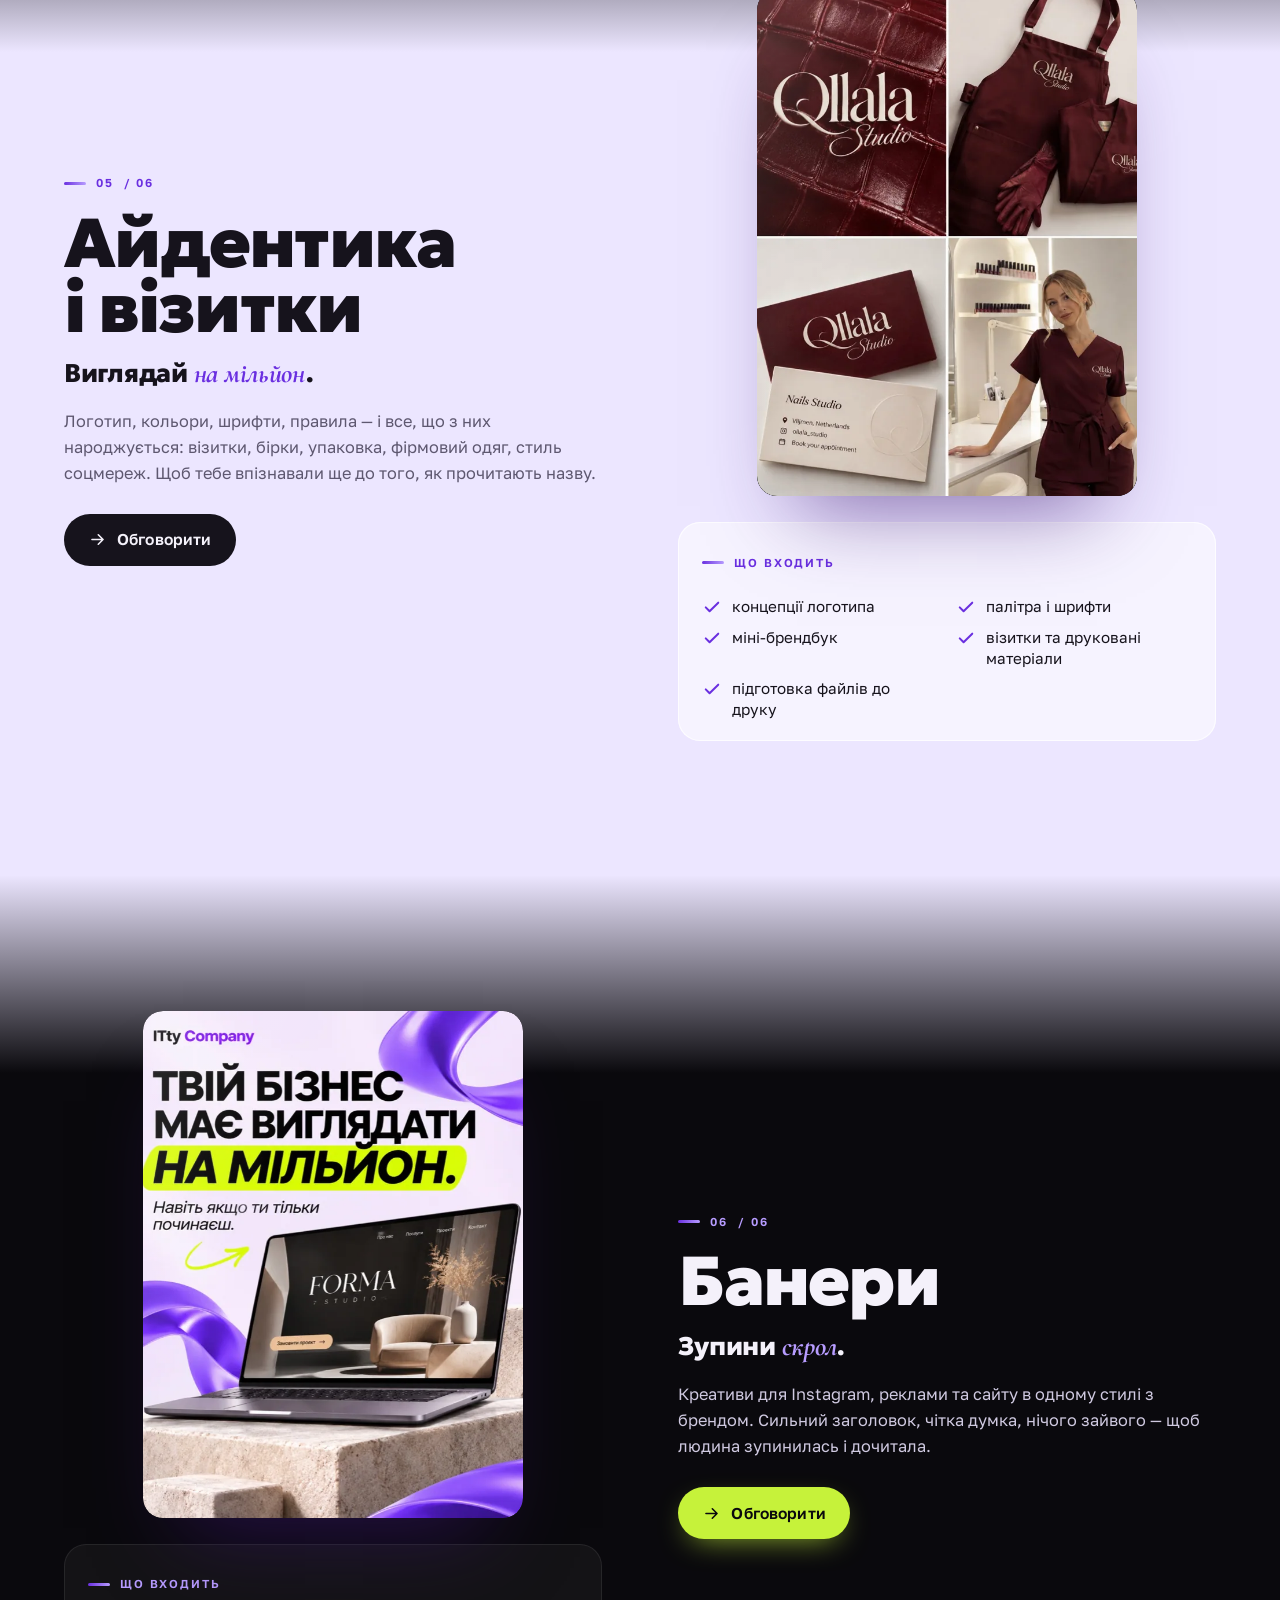
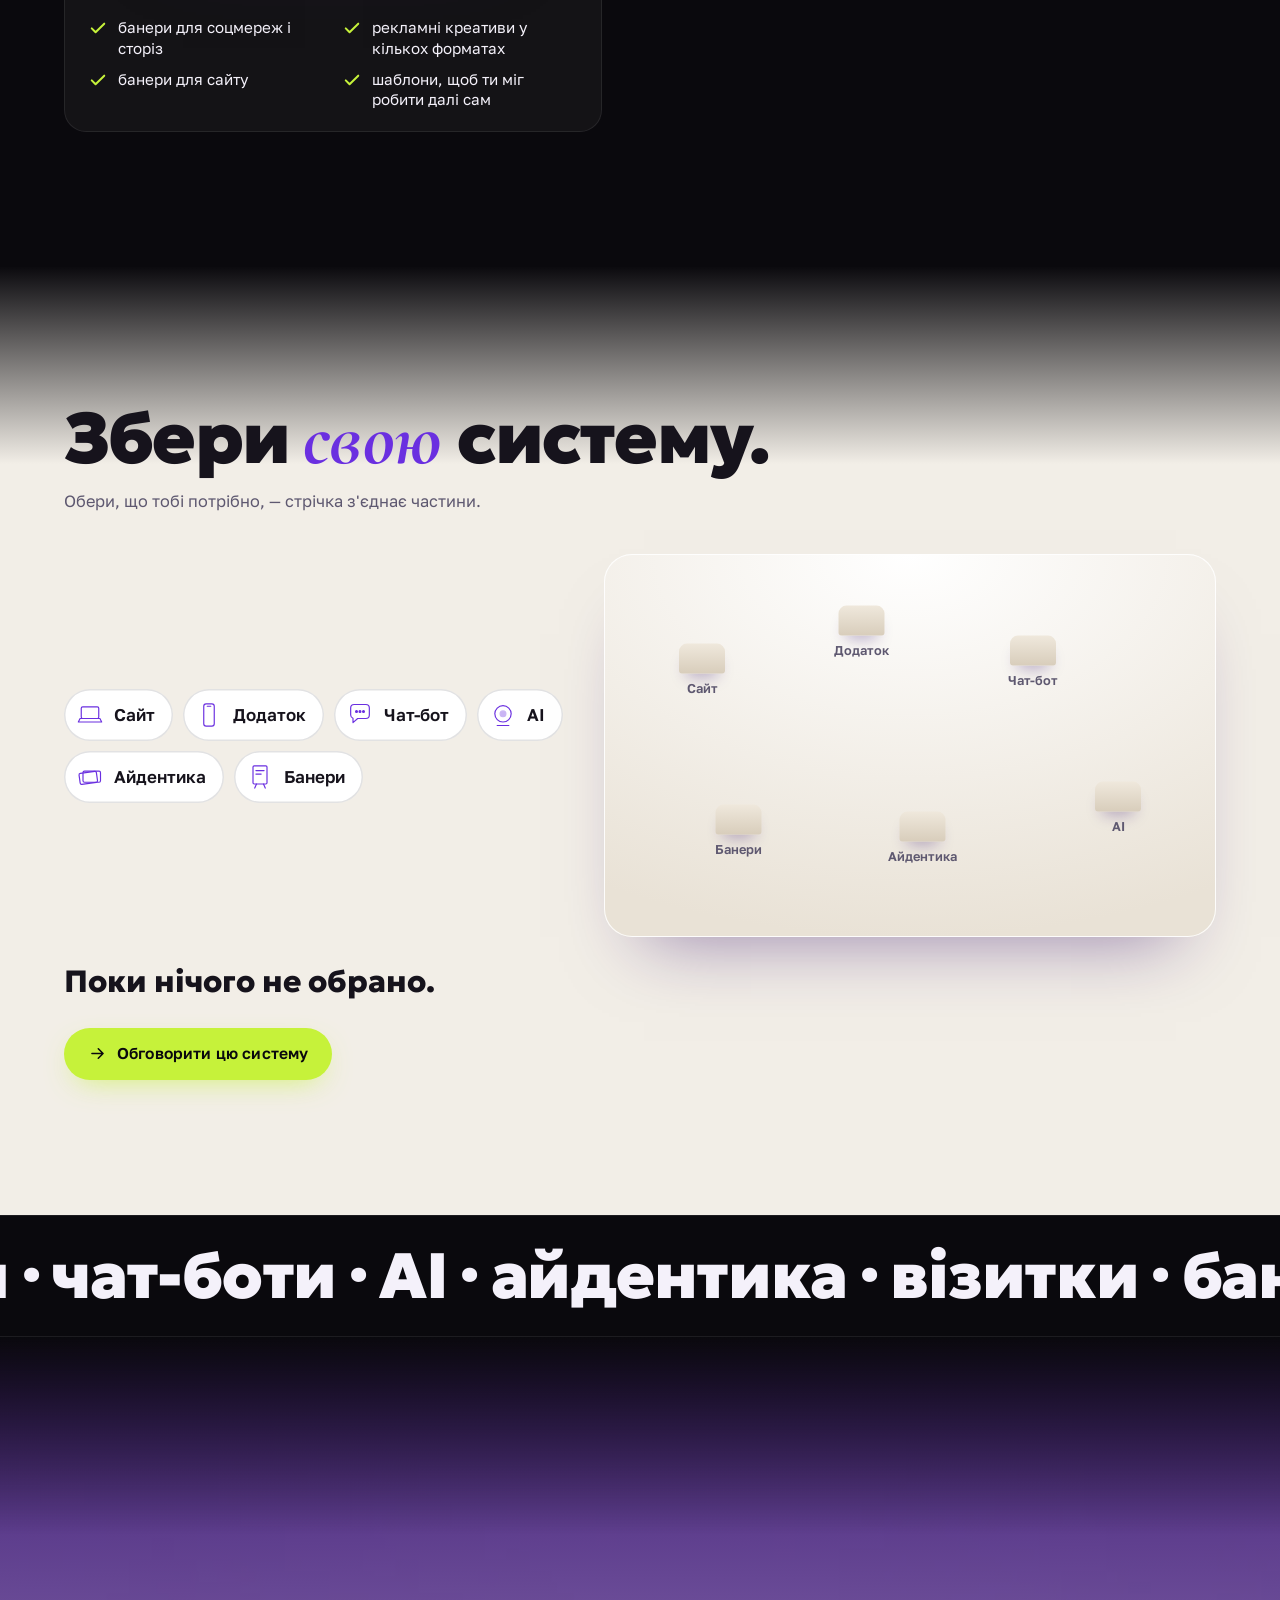
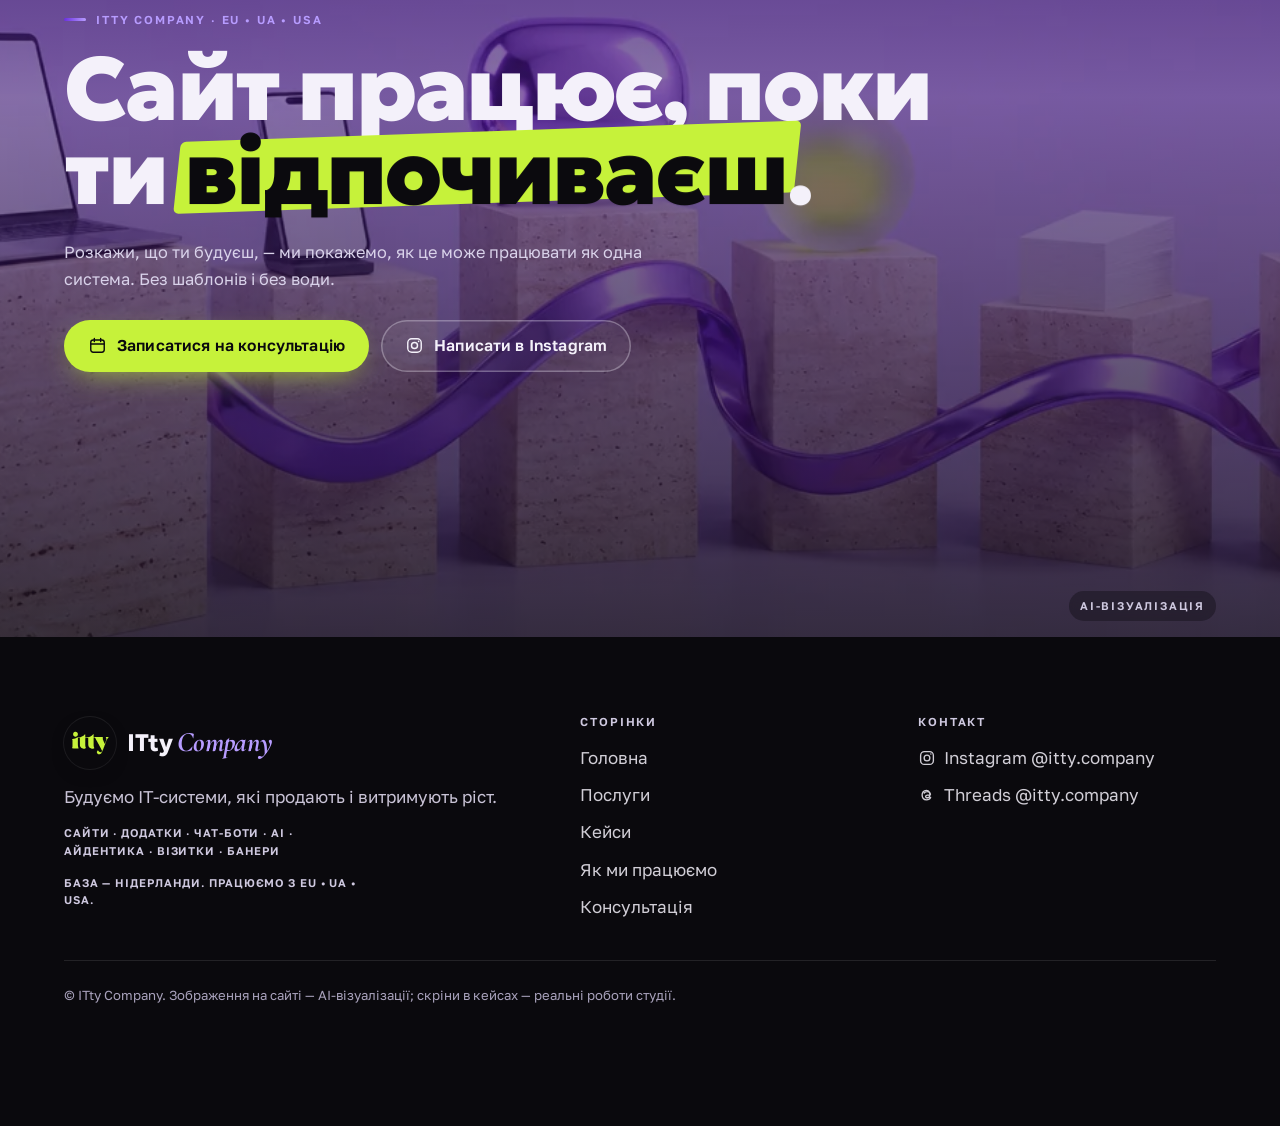
<file: posluhy.html>
<!DOCTYPE html>
<html lang="uk" data-page="posluhy">
<head>
<meta charset="utf-8">
<meta name="viewport" content="width=device-width, initial-scale=1, viewport-fit=cover">
<title>Послуги — ITty Company</title>
<meta name="description" content="Сайти, додатки, чат-боти, AI-рішення, айдентика і візитки, банери — частини однієї системи. ITty Company, EU • UA • USA.">
<meta name="theme-color" content="#0A090D">
<meta property="og:title" content="Послуги — ITty Company">
<meta property="og:description" content="Сайти, додатки, чат-боти, AI-рішення, айдентика і візитки, банери — частини однієї системи. ITty Company, EU • UA • USA.">
<meta property="og:image" content="assets/img/p1.webp">
<link rel="icon" href="data:image/svg+xml,%3Csvg xmlns='http://www.w3.org/2000/svg' viewBox='0 0 64 64'%3E%3Ccircle cx='32' cy='32' r='32' fill='%230A090D'/%3E%3Ctext x='32' y='40' text-anchor='middle' font-family='Georgia,serif' font-weight='700' font-size='25' fill='%23C6F23A'%3Eitty%3C/text%3E%3C/svg%3E">
<link rel="alternate" hreflang="en" href="posluhy.html?lang=en">
<script>(function(){var d=document.documentElement,l='ua';d.classList.add('js');try{var q=new URLSearchParams(location.search).get('lang');l=(q==='en'||q==='ua')?q:(localStorage.getItem('itty-lang')||'ua');}catch(e){}
if(l==='en'){d.classList.add('lang-wait');d.lang='en';setTimeout(function(){d.classList.remove('lang-wait')},1600);}d.dataset.lang=l;
try{var s=JSON.parse(sessionStorage.getItem('itty-curtain')||'null');if(s){sessionStorage.removeItem('itty-curtain');d.classList.add('cu-closed','cu-noanim');window.__cu=s;}}catch(e){}})();</script>
<link rel="preconnect" href="https://fonts.googleapis.com">
<link rel="preconnect" href="https://fonts.gstatic.com" crossorigin>
<link href="https://fonts.googleapis.com/css2?family=Cormorant+Garamond:ital,wght@1,600;1,700&amp;family=Geologica:wght@400;600;800;900&amp;family=Golos+Text:wght@400;500;600&amp;display=swap" rel="stylesheet">
<link rel="stylesheet" href="assets/style.css">

<script type="importmap">{"imports":{"three":"./assets/vendor/three.module.min.js","three/addons/":"./assets/vendor/three-addons/"}}</script>
</head>
<body>
<a class="skip" href="#main"><span data-i="t5">До змісту</span></a>
<header class="hd">
  <a class="logo" href="index.html" aria-label="ITty Company"><span class="mark" aria-hidden="true"><svg class="wm" aria-hidden="true" xmlns="http://www.w3.org/2000/svg" viewBox="0 0 609 381"><path fill="currentColor" fill-rule="evenodd" d="M427.0,362.2C417.6,357.5 417.0,356.9 412.0,347.7C407.8,340.1 409.5,322.7 414.6,319.7C415.3,319.3 416.1,317.6 416.5,315.9C417.0,313.9 418.5,312.0 421.1,310.3C426.8,306.6 429.3,307.7 435.2,316.6C439.7,323.4 446.6,329.7 453.9,333.4C458.3,335.7 470.7,336.6 476.2,335.1C481.5,333.6 488.0,327.2 490.3,321.2C492.4,316.0 492.4,314.7 490.6,310.7C487.7,304.1 484.8,298.4 483.2,295.5C482.2,293.9 479.4,288.7 476.9,284.0C474.4,279.3 469.8,270.9 466.8,265.3C463.7,259.8 460.9,254.1 460.5,252.8C460.1,251.6 459.2,249.8 458.5,249.0C457.7,248.2 455.2,243.7 452.7,239.0C450.3,234.3 445.6,225.5 442.2,219.4C438.8,213.3 436.0,207.6 436.0,206.7C436.0,205.9 435.4,205.0 434.6,204.7C433.9,204.4 431.9,201.3 430.2,197.8C427.2,191.8 425.8,189.2 419.9,179.0C418.5,176.5 417.0,173.2 416.6,171.6C416.2,169.9 414.6,167.0 413.1,165.1C411.6,163.1 407.6,156.3 404.3,150.0C401.0,143.7 397.0,136.2 395.5,133.5C394.0,130.8 391.5,126.2 390.0,123.5C383.9,112.3 383.9,112.3 379.2,111.6C371.6,110.6 360.5,110.9 359.2,112.2C358.3,113.1 358.0,126.5 358.0,166.4C358.0,231.5 359.0,243.4 366.1,260.2C370.3,270.0 368.7,272.9 356.9,277.3C347.3,280.9 341.2,281.4 328.7,279.6C316.8,277.8 311.4,275.9 302.6,270.6C295.6,266.4 285.4,256.9 284.4,253.7C284.1,252.5 282.9,250.6 281.9,249.5C279.5,246.8 277.2,240.5 274.9,229.6C273.2,221.5 273.0,216.1 273.0,166.9C273.0,125.4 272.7,112.9 271.8,112.4C271.1,111.9 261.2,111.5 249.8,111.3C229.4,111.0 229.1,111.0 227.6,113.2C226.2,115.2 226.0,122.3 226.0,170.0C226.0,236.5 226.8,245.0 234.0,260.7C235.1,263.1 236.0,265.8 236.0,266.9C236.0,270.1 231.9,274.1 225.6,277.1C219.9,279.8 218.7,280.0 206.6,280.0C192.3,280.0 187.3,278.9 175.5,273.4C164.5,268.3 158.0,262.2 148.8,248.5C147.3,246.3 145.1,240.7 143.9,236.0C141.8,227.9 141.7,224.8 141.1,170.3C140.8,138.9 140.1,112.8 139.7,112.3C138.6,111.2 111.4,111.2 110.3,112.3C109.0,113.6 108.7,221.8 110.0,233.5C111.3,245.1 113.7,257.4 115.5,261.0C120.8,271.6 121.1,274.6 117.3,276.1C114.5,277.1 85.8,277.5 40.7,277.2C19.7,277.0 17.9,276.9 16.1,275.1C14.4,273.4 14.3,272.6 15.2,269.3C16.4,264.7 19.6,258.2 21.9,255.6C23.3,254.0 23.5,248.4 23.5,200.6L23.5,147.5L21.2,144.4C19.4,142.1 18.8,139.9 18.7,135.2C18.4,126.7 19.4,126.0 31.7,124.9C37.1,124.5 44.2,123.5 47.5,122.6C59.1,119.7 60.8,119.3 61.8,118.6C62.4,118.3 65.2,117.5 68.1,117.0C71.0,116.4 74.3,115.1 75.4,114.1C77.9,111.9 102.6,99.0 104.4,99.0C105.1,99.0 107.1,100.4 108.9,102.0C112.0,105.0 112.1,105.0 120.3,104.4C124.8,104.1 132.8,102.6 138.0,101.3C143.2,99.9 148.8,98.6 150.5,98.3C153.6,97.8 155.8,97.0 165.0,92.8C177.4,87.1 184.9,83.0 189.7,79.4C191.4,78.1 193.3,77.0 193.9,77.0C194.5,77.0 196.3,75.8 198.0,74.3C200.7,71.8 203.7,68.8 217.6,54.3C224.7,46.9 226.0,50.7 226.0,78.9C226.0,97.0 226.3,100.9 227.6,102.8C229.1,105.0 229.4,105.0 244.3,104.5C260.8,103.9 276.8,100.9 289.0,96.3C300.0,92.0 315.6,84.2 320.5,80.5C323.1,78.5 326.3,76.5 327.6,76.0C328.9,75.5 330.0,74.4 330.0,73.5C330.0,72.7 330.8,72.0 331.8,72.0C332.7,72.0 338.2,66.8 344.0,60.5C349.7,54.2 354.7,49.0 355.1,49.0C357.2,49.0 358.0,57.1 358.0,79.1C358.0,107.1 357.3,105.7 369.6,104.5C376.6,103.9 377.0,103.7 377.0,101.4C377.0,100.1 377.9,98.1 379.0,97.0C381.0,95.0 382.1,95.0 442.3,95.2L503.5,95.5L503.6,112.5C503.6,130.7 504.9,139.3 508.1,143.3C509.1,144.7 510.0,146.4 510.0,147.0C510.0,147.7 510.6,149.4 511.4,150.8C512.2,152.3 514.9,158.4 517.5,164.5C528.0,189.0 534.1,201.6 535.5,201.2C536.0,201.1 537.0,199.6 537.5,197.9C538.1,196.2 539.3,194.4 540.2,193.9C541.2,193.4 542.1,191.0 542.5,187.8C542.9,184.7 544.3,180.9 545.7,178.8C547.1,176.7 548.6,172.9 549.1,170.3C550.2,164.7 554.6,153.2 556.5,151.0C557.2,150.2 558.6,144.5 559.5,138.3C560.9,129.6 561.0,126.5 560.1,123.9C559.5,122.2 559.0,119.3 559.0,117.6C559.0,115.9 557.2,111.0 555.0,106.7C552.8,102.5 551.0,98.6 551.0,98.1C551.0,95.7 557.1,94.9 573.9,95.0C589.8,95.0 591.7,95.2 593.4,96.9C595.2,98.8 595.2,98.9 593.1,102.3C591.9,104.2 590.3,106.4 589.4,107.1C586.1,109.8 570.0,132.7 570.0,134.6C570.0,135.0 569.4,136.1 568.7,136.9C567.9,137.8 566.3,141.0 565.0,144.0C563.8,147.0 562.2,149.9 561.5,150.5C560.8,151.0 559.7,153.8 559.1,156.5C558.4,159.2 557.3,162.4 556.6,163.5C555.9,164.6 554.7,167.3 554.0,169.5C553.3,171.7 551.9,175.1 550.9,177.0C549.8,178.9 549.0,182.3 549.0,184.5C549.0,187.3 548.2,189.7 546.6,191.9C545.3,193.7 543.9,196.8 543.5,198.8C543.2,200.8 542.3,203.4 541.6,204.5C540.9,205.6 540.0,207.8 539.6,209.5C538.9,212.2 535.2,222.5 533.0,227.5C529.6,235.3 528.2,238.9 527.6,241.5C527.2,243.2 526.0,246.3 525.1,248.5C521.4,256.6 517.1,267.6 516.4,270.5C516.0,272.1 514.4,276.4 512.8,279.8C511.3,283.3 510.0,287.0 510.0,287.9C510.0,288.9 509.2,290.4 508.2,291.4C507.1,292.3 505.7,295.6 505.0,298.7C504.4,301.8 502.5,307.1 500.9,310.6C499.3,314.0 498.0,317.3 498.0,317.8C498.0,318.3 497.3,319.3 496.6,320.0C495.8,320.6 494.4,323.5 493.4,326.3C491.3,332.8 488.0,338.8 482.2,346.5C475.9,354.9 470.6,359.5 462.6,363.5C456.2,366.8 455.1,367.0 446.0,367.0C436.5,367.0 436.2,366.9 427.0,362.2ZM67.5,89.3C53.1,87.1 40.8,77.8 35.9,65.5C32.6,57.3 32.6,44.1 35.9,35.8C40.1,25.0 51.6,15.7 63.7,13.4C77.1,10.9 88.9,14.8 99.0,25.0C106.4,32.5 109.0,39.1 109.0,50.7C109.0,63.0 106.5,69.4 98.4,77.6C94.9,81.1 91.4,84.0 90.7,84.0C89.9,84.0 87.1,85.2 84.5,86.6C79.6,89.1 73.1,90.2 67.5,89.3Z"/></svg></span><span class="lw"><b>ITty</b> <em>Company</em></span></a>
  <nav class="nav" id="menu" aria-label="Menu"><a href="posluhy.html" aria-current="page"><span data-i="t1">Послуги</span></a><a href="keisy.html"><span data-i="t2">Кейси</span></a><a href="yak-pratsiuiemo.html"><span data-i="t3">Як ми працюємо</span></a><a href="konsultatsiia.html"><span data-i="t4">Консультація</span></a>
    <div class="mnav">
      <a class="btn lime" href="konsultatsiia.html" ><svg viewBox="0 0 24 24" fill="none" stroke="currentColor" stroke-width="1.8" stroke-linecap="round" aria-hidden="true"><rect x="3.5" y="5" width="17" height="15.5" rx="3"/><path d="M3.5 10h17M8 3v4M16 3v4"/></svg><span data-i="t6">Записатися на консультацію</span></a>
      <a class="btn ghost" href="https://www.instagram.com/itty.company/" target="_blank" rel="noopener"><svg viewBox="0 0 24 24" fill="none" stroke="currentColor" stroke-width="1.8" aria-hidden="true"><rect x="3.5" y="3.5" width="17" height="17" rx="5"/><circle cx="12" cy="12" r="3.8"/><circle cx="17.2" cy="6.8" r="1" fill="currentColor" stroke="none"/></svg>Instagram @itty.company</a>
      <p>EU • UA • USA</p>
    </div>
  </nav>
  <div class="lang" role="group" aria-label="Мова сайту" data-i-aria-label="t7"><button type="button" data-lang="ua" aria-pressed="true">UA</button><i></i><button type="button" data-lang="en" aria-pressed="false">EN</button></div>
  <a class="btn pill" href="konsultatsiia.html" data-magnetic><span data-i="t8">Консультація</span></a>
  <button class="burger" type="button" aria-label="Меню" data-i-aria-label="t9" aria-expanded="false" aria-controls="menu"><span></span><span></span></button>
</header>
<main id="main">
<section class="phero " id="hero" data-kf="p1" data-mc="0.5" data-fit="width" data-dy="0.1" style="--next:#ECE6FF">
  <div class="pmedia"><div class="media"><img class="kf" src="assets/img/p1.webp" alt="" fetchpriority="high"><video class="loop" data-src="assets/video/loop-p1.mp4" muted playsinline loop preload="none" aria-hidden="true"></video><div class="screens"><div class="scr laptop o-l" data-kf="p1" data-q='[[0.0662, 0.3843], [0.1734, 0.3856], [0.1949, 0.5452], [0.0878, 0.5612]]'><div class="it"><div class="sc-img tall"><img src="assets/shots/jk-tall.webp" alt="" loading="lazy" decoding="async"></div></div><span class="glare"></span><span class="scan"></span></div><div class="scr phone o-p" data-kf="p1" data-q='[[0.2991, 0.4402], [0.3356, 0.4388], [0.3519, 0.5838], [0.3118, 0.5851]]'><div class="it"><div class="sc-img mob"><img src="assets/shots/mariday-m.webp" alt="" loading="lazy" decoding="async"></div></div><span class="glare"></span><span class="scan"></span></div><div class="scr poster o-p" data-kf="p1" data-q='[[0.8609, 0.3471], [0.9457, 0.3471], [0.9338, 0.5918], [0.8467, 0.5824]]'><div class="it"><div class="sc-img"><img src="assets/shots/ig-forma.webp" alt="" loading="lazy" decoding="async"></div></div><span class="glare"></span><span class="scan"></span></div></div></div></div>
  <div class="pshade"></div>
  <canvas class="fx" aria-hidden="true"></canvas>
  <span class="cap"><span data-i="t12">AI-візуалізація</span></span>
  <div class="wrap ptxt">
    <span class="eyebrow" data-i="t13">ПОСЛУГИ</span>
    <h1 data-i="t14" data-split>Усе, що потрібно бізнесу <span class="nw"><em>онлайн</em>.</span></h1>
    <p class="lead" data-i="t15" data-reveal>Можна взяти одну частину. Можна зібрати всю систему. Ми підкажемо, з чого почати саме тобі.</p>
    <div class="row" data-reveal><a class="btn lime" href="konsultatsiia.html" data-magnetic><svg viewBox="0 0 24 24" fill="none" stroke="currentColor" stroke-width="1.8" stroke-linecap="round" aria-hidden="true"><rect x="3.5" y="5" width="17" height="15.5" rx="3"/><path d="M3.5 10h17M8 3v4M16 3v4"/></svg><span data-i="t10">Консультація</span></a><a class="btn ghost" href="#system" ><span data-i="t11">Збери систему ↓</span></a></div>
  </div>
  
</section>
<section class="svc bg-lav fade-top after-hero" style="--from:#ECE6FF" id="site" data-bgc="#ECE6FF">
  <div class="wrap svcg">
    <div class="svt">
      <span class="eyebrow"><span class="n">01</span> / 06</span>
      <h2 data-i="t24" data-split>Сайти</h2>
      <p class="sub" data-i="t25">Сайт, <em>який працює</em> на тебе.</p>
      <p class="lead" data-i="t26" data-reveal>Від лендингу під один продукт до сайту з каталогом і замовленням. Ми починаємо не з шаблону, а з питання: що має зробити відвідувач? Купити, записатися, залишити заявку — і під це будуємо все інше.</p>
      <div class="row" data-reveal><a class="btn dark" href="konsultatsiia.html?need=site" data-magnetic><svg viewBox="0 0 24 24" fill="none" stroke="currentColor" stroke-width="2" stroke-linecap="round" stroke-linejoin="round" aria-hidden="true"><path d="M5 12h14M13 6l6 6-6 6"/></svg><span data-i="t27">Обговорити</span></a></div>
    </div>
    <div class="svv">
      <div class="dev laptop" data-tilt><div class="sc-img tall"><img src="assets/shots/jk-tall.webp" alt="" loading="lazy" decoding="async"></div><span class="glare"></span></div>
      <div class="inc"><b class="eyebrow" data-i="t28">Що входить</b><ul class="checks"><li><svg viewBox="0 0 24 24" aria-hidden="true"><path class="ck" d="M4.5 12.5l4.6 4.6L19.5 6.8" fill="none" stroke="currentColor" stroke-width="2.4" stroke-linecap="round" stroke-linejoin="round"/></svg><span data-i="t16">структура і шлях клієнта</span></li><li><svg viewBox="0 0 24 24" aria-hidden="true"><path class="ck" d="M4.5 12.5l4.6 4.6L19.5 6.8" fill="none" stroke="currentColor" stroke-width="2.4" stroke-linecap="round" stroke-linejoin="round"/></svg><span data-i="t17">унікальний дизайн під твій бренд</span></li><li><svg viewBox="0 0 24 24" aria-hidden="true"><path class="ck" d="M4.5 12.5l4.6 4.6L19.5 6.8" fill="none" stroke="currentColor" stroke-width="2.4" stroke-linecap="round" stroke-linejoin="round"/></svg><span data-i="t18">адаптив під телефон</span></li><li><svg viewBox="0 0 24 24" aria-hidden="true"><path class="ck" d="M4.5 12.5l4.6 4.6L19.5 6.8" fill="none" stroke="currentColor" stroke-width="2.4" stroke-linecap="round" stroke-linejoin="round"/></svg><span data-i="t19">тексти й заклики до дії разом із тобою</span></li><li><svg viewBox="0 0 24 24" aria-hidden="true"><path class="ck" d="M4.5 12.5l4.6 4.6L19.5 6.8" fill="none" stroke="currentColor" stroke-width="2.4" stroke-linecap="round" stroke-linejoin="round"/></svg><span data-i="t20">форми заявок, замовлення, запис</span></li><li><svg viewBox="0 0 24 24" aria-hidden="true"><path class="ck" d="M4.5 12.5l4.6 4.6L19.5 6.8" fill="none" stroke="currentColor" stroke-width="2.4" stroke-linecap="round" stroke-linejoin="round"/></svg><span data-i="t21">базове SEO і швидкість</span></li><li><svg viewBox="0 0 24 24" aria-hidden="true"><path class="ck" d="M4.5 12.5l4.6 4.6L19.5 6.8" fill="none" stroke="currentColor" stroke-width="2.4" stroke-linecap="round" stroke-linejoin="round"/></svg><span data-i="t22">кілька мов за потреби</span></li><li><svg viewBox="0 0 24 24" aria-hidden="true"><path class="ck" d="M4.5 12.5l4.6 4.6L19.5 6.8" fill="none" stroke="currentColor" stroke-width="2.4" stroke-linecap="round" stroke-linejoin="round"/></svg><span data-i="t23">підключення аналітики</span></li></ul></div>
    </div>
  </div>
</section>
<section class="svc bg-ink fade-top" style="--from:#ECE6FF" id="app" data-bgc="#0A090D">
  <div class="wrap svcg">
    <div class="svt">
      <span class="eyebrow"><span class="n">02</span> / 06</span>
      <h2 data-i="t34" data-split>Додатки</h2>
      <p class="sub" data-i="t35">Твій бізнес — <em>у кишені</em> клієнта.</p>
      <p class="lead" data-i="t36" data-reveal>Мобільний або веб-додаток для клієнтів (замовлення, бонуси, історія) чи для команди (заявки, графіки, облік). Робимо так, щоб ним хотілося користуватися не один раз.</p>
      <div class="row" data-reveal><a class="btn lime" href="konsultatsiia.html?need=app" data-magnetic><svg viewBox="0 0 24 24" fill="none" stroke="currentColor" stroke-width="2" stroke-linecap="round" stroke-linejoin="round" aria-hidden="true"><path d="M5 12h14M13 6l6 6-6 6"/></svg><span data-i="t37">Обговорити</span></a></div>
    </div>
    <div class="svv">
      <div class="dev phone" data-tilt><div class="sc-img mob"><img src="assets/shots/mariday-m.webp" alt="" loading="lazy" decoding="async"></div><span class="glare"></span></div>
      <div class="inc"><b class="eyebrow" data-i="t38">Що входить</b><ul class="checks"><li><svg viewBox="0 0 24 24" aria-hidden="true"><path class="ck" d="M4.5 12.5l4.6 4.6L19.5 6.8" fill="none" stroke="currentColor" stroke-width="2.4" stroke-linecap="round" stroke-linejoin="round"/></svg><span data-i="t29">сценарії і прототип</span></li><li><svg viewBox="0 0 24 24" aria-hidden="true"><path class="ck" d="M4.5 12.5l4.6 4.6L19.5 6.8" fill="none" stroke="currentColor" stroke-width="2.4" stroke-linecap="round" stroke-linejoin="round"/></svg><span data-i="t30">UI-дизайн у стилі бренду</span></li><li><svg viewBox="0 0 24 24" aria-hidden="true"><path class="ck" d="M4.5 12.5l4.6 4.6L19.5 6.8" fill="none" stroke="currentColor" stroke-width="2.4" stroke-linecap="round" stroke-linejoin="round"/></svg><span data-i="t31">розробка і тестування</span></li><li><svg viewBox="0 0 24 24" aria-hidden="true"><path class="ck" d="M4.5 12.5l4.6 4.6L19.5 6.8" fill="none" stroke="currentColor" stroke-width="2.4" stroke-linecap="round" stroke-linejoin="round"/></svg><span data-i="t32">зв'язок із сайтом, ботом, оплатою</span></li><li><svg viewBox="0 0 24 24" aria-hidden="true"><path class="ck" d="M4.5 12.5l4.6 4.6L19.5 6.8" fill="none" stroke="currentColor" stroke-width="2.4" stroke-linecap="round" stroke-linejoin="round"/></svg><span data-i="t33">публікація і підтримка після запуску</span></li></ul></div>
    </div>
  </div>
</section>
<section class="svc bg-lav fade-top" style="--from:#0A090D" id="bot" data-bgc="#ECE6FF">
  <div class="wrap svcg">
    <div class="svt">
      <span class="eyebrow"><span class="n">03</span> / 06</span>
      <h2 data-i="t47" data-split>Чат-боти</h2>
      <p class="sub" data-i="t48">Відповідає, <span class="nw"><em>навіть коли ти спиш</em>.</span></p>
      <p class="lead" data-i="t49" data-reveal>Бот у месенджері приймає замовлення й записи, відповідає на типові питання, збирає контакти і передає тобі гарячі заявки. Клієнт не чекає до ранку.</p>
      <div class="row" data-reveal><a class="btn dark" href="konsultatsiia.html?need=bot" data-magnetic><svg viewBox="0 0 24 24" fill="none" stroke="currentColor" stroke-width="2" stroke-linecap="round" stroke-linejoin="round" aria-hidden="true"><path d="M5 12h14M13 6l6 6-6 6"/></svg><span data-i="t50">Обговорити</span></a></div>
    </div>
    <div class="svv">
      <div class="dev phone" data-tilt><div class="sc-chat"><div class="bar"><span class="av"><svg class="wm" aria-hidden="true" xmlns="http://www.w3.org/2000/svg" viewBox="0 0 609 381"><path fill="currentColor" fill-rule="evenodd" d="M427.0,362.2C417.6,357.5 417.0,356.9 412.0,347.7C407.8,340.1 409.5,322.7 414.6,319.7C415.3,319.3 416.1,317.6 416.5,315.9C417.0,313.9 418.5,312.0 421.1,310.3C426.8,306.6 429.3,307.7 435.2,316.6C439.7,323.4 446.6,329.7 453.9,333.4C458.3,335.7 470.7,336.6 476.2,335.1C481.5,333.6 488.0,327.2 490.3,321.2C492.4,316.0 492.4,314.7 490.6,310.7C487.7,304.1 484.8,298.4 483.2,295.5C482.2,293.9 479.4,288.7 476.9,284.0C474.4,279.3 469.8,270.9 466.8,265.3C463.7,259.8 460.9,254.1 460.5,252.8C460.1,251.6 459.2,249.8 458.5,249.0C457.7,248.2 455.2,243.7 452.7,239.0C450.3,234.3 445.6,225.5 442.2,219.4C438.8,213.3 436.0,207.6 436.0,206.7C436.0,205.9 435.4,205.0 434.6,204.7C433.9,204.4 431.9,201.3 430.2,197.8C427.2,191.8 425.8,189.2 419.9,179.0C418.5,176.5 417.0,173.2 416.6,171.6C416.2,169.9 414.6,167.0 413.1,165.1C411.6,163.1 407.6,156.3 404.3,150.0C401.0,143.7 397.0,136.2 395.5,133.5C394.0,130.8 391.5,126.2 390.0,123.5C383.9,112.3 383.9,112.3 379.2,111.6C371.6,110.6 360.5,110.9 359.2,112.2C358.3,113.1 358.0,126.5 358.0,166.4C358.0,231.5 359.0,243.4 366.1,260.2C370.3,270.0 368.7,272.9 356.9,277.3C347.3,280.9 341.2,281.4 328.7,279.6C316.8,277.8 311.4,275.9 302.6,270.6C295.6,266.4 285.4,256.9 284.4,253.7C284.1,252.5 282.9,250.6 281.9,249.5C279.5,246.8 277.2,240.5 274.9,229.6C273.2,221.5 273.0,216.1 273.0,166.9C273.0,125.4 272.7,112.9 271.8,112.4C271.1,111.9 261.2,111.5 249.8,111.3C229.4,111.0 229.1,111.0 227.6,113.2C226.2,115.2 226.0,122.3 226.0,170.0C226.0,236.5 226.8,245.0 234.0,260.7C235.1,263.1 236.0,265.8 236.0,266.9C236.0,270.1 231.9,274.1 225.6,277.1C219.9,279.8 218.7,280.0 206.6,280.0C192.3,280.0 187.3,278.9 175.5,273.4C164.5,268.3 158.0,262.2 148.8,248.5C147.3,246.3 145.1,240.7 143.9,236.0C141.8,227.9 141.7,224.8 141.1,170.3C140.8,138.9 140.1,112.8 139.7,112.3C138.6,111.2 111.4,111.2 110.3,112.3C109.0,113.6 108.7,221.8 110.0,233.5C111.3,245.1 113.7,257.4 115.5,261.0C120.8,271.6 121.1,274.6 117.3,276.1C114.5,277.1 85.8,277.5 40.7,277.2C19.7,277.0 17.9,276.9 16.1,275.1C14.4,273.4 14.3,272.6 15.2,269.3C16.4,264.7 19.6,258.2 21.9,255.6C23.3,254.0 23.5,248.4 23.5,200.6L23.5,147.5L21.2,144.4C19.4,142.1 18.8,139.9 18.7,135.2C18.4,126.7 19.4,126.0 31.7,124.9C37.1,124.5 44.2,123.5 47.5,122.6C59.1,119.7 60.8,119.3 61.8,118.6C62.4,118.3 65.2,117.5 68.1,117.0C71.0,116.4 74.3,115.1 75.4,114.1C77.9,111.9 102.6,99.0 104.4,99.0C105.1,99.0 107.1,100.4 108.9,102.0C112.0,105.0 112.1,105.0 120.3,104.4C124.8,104.1 132.8,102.6 138.0,101.3C143.2,99.9 148.8,98.6 150.5,98.3C153.6,97.8 155.8,97.0 165.0,92.8C177.4,87.1 184.9,83.0 189.7,79.4C191.4,78.1 193.3,77.0 193.9,77.0C194.5,77.0 196.3,75.8 198.0,74.3C200.7,71.8 203.7,68.8 217.6,54.3C224.7,46.9 226.0,50.7 226.0,78.9C226.0,97.0 226.3,100.9 227.6,102.8C229.1,105.0 229.4,105.0 244.3,104.5C260.8,103.9 276.8,100.9 289.0,96.3C300.0,92.0 315.6,84.2 320.5,80.5C323.1,78.5 326.3,76.5 327.6,76.0C328.9,75.5 330.0,74.4 330.0,73.5C330.0,72.7 330.8,72.0 331.8,72.0C332.7,72.0 338.2,66.8 344.0,60.5C349.7,54.2 354.7,49.0 355.1,49.0C357.2,49.0 358.0,57.1 358.0,79.1C358.0,107.1 357.3,105.7 369.6,104.5C376.6,103.9 377.0,103.7 377.0,101.4C377.0,100.1 377.9,98.1 379.0,97.0C381.0,95.0 382.1,95.0 442.3,95.2L503.5,95.5L503.6,112.5C503.6,130.7 504.9,139.3 508.1,143.3C509.1,144.7 510.0,146.4 510.0,147.0C510.0,147.7 510.6,149.4 511.4,150.8C512.2,152.3 514.9,158.4 517.5,164.5C528.0,189.0 534.1,201.6 535.5,201.2C536.0,201.1 537.0,199.6 537.5,197.9C538.1,196.2 539.3,194.4 540.2,193.9C541.2,193.4 542.1,191.0 542.5,187.8C542.9,184.7 544.3,180.9 545.7,178.8C547.1,176.7 548.6,172.9 549.1,170.3C550.2,164.7 554.6,153.2 556.5,151.0C557.2,150.2 558.6,144.5 559.5,138.3C560.9,129.6 561.0,126.5 560.1,123.9C559.5,122.2 559.0,119.3 559.0,117.6C559.0,115.9 557.2,111.0 555.0,106.7C552.8,102.5 551.0,98.6 551.0,98.1C551.0,95.7 557.1,94.9 573.9,95.0C589.8,95.0 591.7,95.2 593.4,96.9C595.2,98.8 595.2,98.9 593.1,102.3C591.9,104.2 590.3,106.4 589.4,107.1C586.1,109.8 570.0,132.7 570.0,134.6C570.0,135.0 569.4,136.1 568.7,136.9C567.9,137.8 566.3,141.0 565.0,144.0C563.8,147.0 562.2,149.9 561.5,150.5C560.8,151.0 559.7,153.8 559.1,156.5C558.4,159.2 557.3,162.4 556.6,163.5C555.9,164.6 554.7,167.3 554.0,169.5C553.3,171.7 551.9,175.1 550.9,177.0C549.8,178.9 549.0,182.3 549.0,184.5C549.0,187.3 548.2,189.7 546.6,191.9C545.3,193.7 543.9,196.8 543.5,198.8C543.2,200.8 542.3,203.4 541.6,204.5C540.9,205.6 540.0,207.8 539.6,209.5C538.9,212.2 535.2,222.5 533.0,227.5C529.6,235.3 528.2,238.9 527.6,241.5C527.2,243.2 526.0,246.3 525.1,248.5C521.4,256.6 517.1,267.6 516.4,270.5C516.0,272.1 514.4,276.4 512.8,279.8C511.3,283.3 510.0,287.0 510.0,287.9C510.0,288.9 509.2,290.4 508.2,291.4C507.1,292.3 505.7,295.6 505.0,298.7C504.4,301.8 502.5,307.1 500.9,310.6C499.3,314.0 498.0,317.3 498.0,317.8C498.0,318.3 497.3,319.3 496.6,320.0C495.8,320.6 494.4,323.5 493.4,326.3C491.3,332.8 488.0,338.8 482.2,346.5C475.9,354.9 470.6,359.5 462.6,363.5C456.2,366.8 455.1,367.0 446.0,367.0C436.5,367.0 436.2,366.9 427.0,362.2ZM67.5,89.3C53.1,87.1 40.8,77.8 35.9,65.5C32.6,57.3 32.6,44.1 35.9,35.8C40.1,25.0 51.6,15.7 63.7,13.4C77.1,10.9 88.9,14.8 99.0,25.0C106.4,32.5 109.0,39.1 109.0,50.7C109.0,63.0 106.5,69.4 98.4,77.6C94.9,81.1 91.4,84.0 90.7,84.0C89.9,84.0 87.1,85.2 84.5,86.6C79.6,89.1 73.1,90.2 67.5,89.3Z"/></svg></span><b>ITty Consultation</b><small>bot · online</small></div><p class="b in"><span data-i="t44">Привіт! Хочу сайт із замовленням.</span></p><p class="b out"><span data-i="t45">Привіт! Записую на консультацію. Що будуємо?</span></p><p class="b chips"><span data-i="t46">Сайт · Бот · AI</span></p></div><span class="glare"></span></div>
      <div class="inc"><b class="eyebrow" data-i="t51">Що входить</b><ul class="checks"><li><svg viewBox="0 0 24 24" aria-hidden="true"><path class="ck" d="M4.5 12.5l4.6 4.6L19.5 6.8" fill="none" stroke="currentColor" stroke-width="2.4" stroke-linecap="round" stroke-linejoin="round"/></svg><span data-i="t39">сценарій розмови під твій бізнес</span></li><li><svg viewBox="0 0 24 24" aria-hidden="true"><path class="ck" d="M4.5 12.5l4.6 4.6L19.5 6.8" fill="none" stroke="currentColor" stroke-width="2.4" stroke-linecap="round" stroke-linejoin="round"/></svg><span data-i="t40">меню, кнопки, каталог у чаті</span></li><li><svg viewBox="0 0 24 24" aria-hidden="true"><path class="ck" d="M4.5 12.5l4.6 4.6L19.5 6.8" fill="none" stroke="currentColor" stroke-width="2.4" stroke-linecap="round" stroke-linejoin="round"/></svg><span data-i="t41">заявки — в таблицю, CRM або тобі в особисті</span></li><li><svg viewBox="0 0 24 24" aria-hidden="true"><path class="ck" d="M4.5 12.5l4.6 4.6L19.5 6.8" fill="none" stroke="currentColor" stroke-width="2.4" stroke-linecap="round" stroke-linejoin="round"/></svg><span data-i="t42">розсилки і нагадування</span></li><li><svg viewBox="0 0 24 24" aria-hidden="true"><path class="ck" d="M4.5 12.5l4.6 4.6L19.5 6.8" fill="none" stroke="currentColor" stroke-width="2.4" stroke-linecap="round" stroke-linejoin="round"/></svg><span data-i="t43">AI-відповіді за потреби</span></li></ul></div>
    </div>
  </div>
</section>
<section class="svc bg-ink fade-top" style="--from:#ECE6FF" id="ai" data-bgc="#0A090D">
  <div class="wrap svcg">
    <div class="svt">
      <span class="eyebrow"><span class="n">04</span> / 06</span>
      <h2 data-i="t56" data-split>AI-рішення</h2>
      <p class="sub" data-i="t57">Рутину — машині. <em>Рішення</em> — тобі.</p>
      <p class="lead" data-i="t58" data-reveal>Шукаємо місця, де бізнес втрачає час на повтори: однакові відповіді, сортування заявок, тексти, описи товарів. І ставимо туди AI — так, щоб він допомагав, а не заважав.</p>
      <div class="row" data-reveal><a class="btn lime" href="konsultatsiia.html?need=ai" data-magnetic><svg viewBox="0 0 24 24" fill="none" stroke="currentColor" stroke-width="2" stroke-linecap="round" stroke-linejoin="round" aria-hidden="true"><path d="M5 12h14M13 6l6 6-6 6"/></svg><span data-i="t59">Обговорити</span></a></div>
    </div>
    <div class="svv">
      <div class="dev laptop" data-tilt><div class="sc-ai"><i></i><i></i><i></i><b>ai: thinking</b></div><span class="glare"></span></div>
      <div class="inc"><b class="eyebrow" data-i="t60">Що входить</b><ul class="checks"><li><svg viewBox="0 0 24 24" aria-hidden="true"><path class="ck" d="M4.5 12.5l4.6 4.6L19.5 6.8" fill="none" stroke="currentColor" stroke-width="2.4" stroke-linecap="round" stroke-linejoin="round"/></svg><span data-i="t52">аудит процесів: що варто автоматизувати</span></li><li><svg viewBox="0 0 24 24" aria-hidden="true"><path class="ck" d="M4.5 12.5l4.6 4.6L19.5 6.8" fill="none" stroke="currentColor" stroke-width="2.4" stroke-linecap="round" stroke-linejoin="round"/></svg><span data-i="t53">AI-асистент для клієнтів або команди</span></li><li><svg viewBox="0 0 24 24" aria-hidden="true"><path class="ck" d="M4.5 12.5l4.6 4.6L19.5 6.8" fill="none" stroke="currentColor" stroke-width="2.4" stroke-linecap="round" stroke-linejoin="round"/></svg><span data-i="t54">інтеграція з сайтом, ботом, таблицями</span></li><li><svg viewBox="0 0 24 24" aria-hidden="true"><path class="ck" d="M4.5 12.5l4.6 4.6L19.5 6.8" fill="none" stroke="currentColor" stroke-width="2.4" stroke-linecap="round" stroke-linejoin="round"/></svg><span data-i="t55">навчання команди</span></li></ul></div>
    </div>
  </div>
</section>
<section class="svc bg-lav fade-top" style="--from:#0A090D" id="identity" data-bgc="#ECE6FF">
  <div class="wrap svcg">
    <div class="svt">
      <span class="eyebrow"><span class="n">05</span> / 06</span>
      <h2 data-i="t66" data-split>Айдентика і візитки</h2>
      <p class="sub" data-i="t67">Виглядай <span class="nw"><em>на мільйон</em>.</span></p>
      <p class="lead" data-i="t68" data-reveal>Логотип, кольори, шрифти, правила — і все, що з них народжується: візитки, бірки, упаковка, фірмовий одяг, стиль соцмереж. Щоб тебе впізнавали ще до того, як прочитають назву.</p>
      <div class="row" data-reveal><a class="btn dark" href="konsultatsiia.html?need=identity" data-magnetic><svg viewBox="0 0 24 24" fill="none" stroke="currentColor" stroke-width="2" stroke-linecap="round" stroke-linejoin="round" aria-hidden="true"><path d="M5 12h14M13 6l6 6-6 6"/></svg><span data-i="t69">Обговорити</span></a></div>
    </div>
    <div class="svv">
      <div class="dev tile" data-tilt><div class="sc-img"><img src="assets/shots/ig-qllala.webp" alt="" loading="lazy" decoding="async"></div><span class="glare"></span></div>
      <div class="inc"><b class="eyebrow" data-i="t70">Що входить</b><ul class="checks"><li><svg viewBox="0 0 24 24" aria-hidden="true"><path class="ck" d="M4.5 12.5l4.6 4.6L19.5 6.8" fill="none" stroke="currentColor" stroke-width="2.4" stroke-linecap="round" stroke-linejoin="round"/></svg><span data-i="t61">концепції логотипа</span></li><li><svg viewBox="0 0 24 24" aria-hidden="true"><path class="ck" d="M4.5 12.5l4.6 4.6L19.5 6.8" fill="none" stroke="currentColor" stroke-width="2.4" stroke-linecap="round" stroke-linejoin="round"/></svg><span data-i="t62">палітра і шрифти</span></li><li><svg viewBox="0 0 24 24" aria-hidden="true"><path class="ck" d="M4.5 12.5l4.6 4.6L19.5 6.8" fill="none" stroke="currentColor" stroke-width="2.4" stroke-linecap="round" stroke-linejoin="round"/></svg><span data-i="t63">міні-брендбук</span></li><li><svg viewBox="0 0 24 24" aria-hidden="true"><path class="ck" d="M4.5 12.5l4.6 4.6L19.5 6.8" fill="none" stroke="currentColor" stroke-width="2.4" stroke-linecap="round" stroke-linejoin="round"/></svg><span data-i="t64">візитки та друковані матеріали</span></li><li><svg viewBox="0 0 24 24" aria-hidden="true"><path class="ck" d="M4.5 12.5l4.6 4.6L19.5 6.8" fill="none" stroke="currentColor" stroke-width="2.4" stroke-linecap="round" stroke-linejoin="round"/></svg><span data-i="t65">підготовка файлів до друку</span></li></ul></div>
    </div>
  </div>
</section>
<section class="svc bg-ink fade-top" style="--from:#ECE6FF" id="banners" data-bgc="#0A090D">
  <div class="wrap svcg">
    <div class="svt">
      <span class="eyebrow"><span class="n">06</span> / 06</span>
      <h2 data-i="t75" data-split>Банери</h2>
      <p class="sub" data-i="t76">Зупини <span class="nw"><em>скрол</em>.</span></p>
      <p class="lead" data-i="t77" data-reveal>Креативи для Instagram, реклами та сайту в одному стилі з брендом. Сильний заголовок, чітка думка, нічого зайвого — щоб людина зупинилась і дочитала.</p>
      <div class="row" data-reveal><a class="btn lime" href="konsultatsiia.html?need=banners" data-magnetic><svg viewBox="0 0 24 24" fill="none" stroke="currentColor" stroke-width="2" stroke-linecap="round" stroke-linejoin="round" aria-hidden="true"><path d="M5 12h14M13 6l6 6-6 6"/></svg><span data-i="t78">Обговорити</span></a></div>
    </div>
    <div class="svv">
      <div class="dev tile" data-tilt><div class="sc-img"><img src="assets/shots/ig-forma.webp" alt="" loading="lazy" decoding="async"></div><span class="glare"></span></div>
      <div class="inc"><b class="eyebrow" data-i="t79">Що входить</b><ul class="checks"><li><svg viewBox="0 0 24 24" aria-hidden="true"><path class="ck" d="M4.5 12.5l4.6 4.6L19.5 6.8" fill="none" stroke="currentColor" stroke-width="2.4" stroke-linecap="round" stroke-linejoin="round"/></svg><span data-i="t71">банери для соцмереж і сторіз</span></li><li><svg viewBox="0 0 24 24" aria-hidden="true"><path class="ck" d="M4.5 12.5l4.6 4.6L19.5 6.8" fill="none" stroke="currentColor" stroke-width="2.4" stroke-linecap="round" stroke-linejoin="round"/></svg><span data-i="t72">рекламні креативи у кількох форматах</span></li><li><svg viewBox="0 0 24 24" aria-hidden="true"><path class="ck" d="M4.5 12.5l4.6 4.6L19.5 6.8" fill="none" stroke="currentColor" stroke-width="2.4" stroke-linecap="round" stroke-linejoin="round"/></svg><span data-i="t73">банери для сайту</span></li><li><svg viewBox="0 0 24 24" aria-hidden="true"><path class="ck" d="M4.5 12.5l4.6 4.6L19.5 6.8" fill="none" stroke="currentColor" stroke-width="2.4" stroke-linecap="round" stroke-linejoin="round"/></svg><span data-i="t74">шаблони, щоб ти міг робити далі сам</span></li></ul></div>
    </div>
  </div>
</section>
<section class="sysb bg-trav fade-top" style="--from:#0A090D" id="system" data-bgc="#F2EEE7">
  <div class="wrap">
    <h2 data-i="t92" data-split>Збери <em>свою</em> систему.</h2>
    <p class="lead" data-i="t93" data-reveal>Обери, що тобі потрібно, — стрічка з'єднає частини.</p>
    <div class="sysg">
      <div class="chips" role="group"><button type="button" class="chip-t" data-id="site" aria-pressed="false"><svg viewBox="0 0 48 48" fill="none" stroke="currentColor" stroke-width="2" stroke-linejoin="round" aria-hidden="true"><rect x="9" y="10" width="30" height="20" rx="2.5"/><path d="M4 36h40l-3-6H7z"/></svg><span data-i="t80">Сайт</span></button><button type="button" class="chip-t" data-id="app" aria-pressed="false"><svg viewBox="0 0 48 48" fill="none" stroke="currentColor" stroke-width="2" aria-hidden="true"><rect x="15" y="5" width="18" height="38" rx="4"/><path d="M21 9h6" stroke-linecap="round"/></svg><span data-i="t81">Додаток</span></button><button type="button" class="chip-t" data-id="bot" aria-pressed="false"><svg viewBox="0 0 48 48" fill="none" stroke="currentColor" stroke-width="2" stroke-linejoin="round" aria-hidden="true"><path d="M8 12a6 6 0 0 1 6-6h20a6 6 0 0 1 6 6v12a6 6 0 0 1-6 6H20l-8 7v-7.5A6 6 0 0 1 8 24z"/><circle cx="18" cy="18" r="1.6" fill="currentColor"/><circle cx="24" cy="18" r="1.6" fill="currentColor"/><circle cx="30" cy="18" r="1.6" fill="currentColor"/></svg><span data-i="t82">Чат-бот</span></button><button type="button" class="chip-t" data-id="ai" aria-pressed="false"><svg viewBox="0 0 48 48" fill="none" stroke="currentColor" stroke-width="2" aria-hidden="true"><circle cx="24" cy="22" r="14"/><circle cx="24" cy="22" r="5" fill="currentColor" opacity=".35"/><path d="M14 42h20" stroke-linecap="round"/></svg><span data-i="t83">AI</span></button><button type="button" class="chip-t" data-id="identity" aria-pressed="false"><svg viewBox="0 0 48 48" fill="none" stroke="currentColor" stroke-width="2" stroke-linejoin="round" aria-hidden="true"><rect x="6" y="16" width="30" height="19" rx="2.5" transform="rotate(-8 21 25)"/><rect x="12" y="14" width="30" height="19" rx="2.5"/></svg><span data-i="t84">Айдентика</span></button><button type="button" class="chip-t" data-id="banners" aria-pressed="false"><svg viewBox="0 0 48 48" fill="none" stroke="currentColor" stroke-width="2" stroke-linejoin="round" aria-hidden="true"><rect x="12" y="5" width="24" height="31" rx="2"/><path d="M18 36l-3 7M30 36l3 7M17 13h14M17 19h9" stroke-linecap="round"/></svg><span data-i="t85">Банери</span></button></div>
      <div class="board"><svg class="links" aria-hidden="true"><defs><linearGradient id="chromeS" gradientUnits="userSpaceOnUse" x1="0" x2="800"><stop offset="0" stop-color="#3A1670"/><stop offset=".35" stop-color="#6A2FE0"/><stop offset=".55" stop-color="#E9DFFF"/><stop offset=".75" stop-color="#6A2FE0"/><stop offset="1" stop-color="#B79CFF"/></linearGradient></defs><path class="lk" d=""/></svg><span class="node" data-id="site"><i></i><span data-i="t86">Сайт</span></span><span class="node" data-id="app"><i></i><span data-i="t87">Додаток</span></span><span class="node" data-id="bot"><i></i><span data-i="t88">Чат-бот</span></span><span class="node" data-id="ai"><i></i><span data-i="t89">AI</span></span><span class="node" data-id="identity"><i></i><span data-i="t90">Айдентика</span></span><span class="node" data-id="banners"><i></i><span data-i="t91">Банери</span></span></div>
    </div>
    <p class="sstate" aria-live="polite" data-s0="t94" data-s1="t95" data-s2="t96">Поки нічого не обрано.</p>
    <div class="row"><a class="btn lime" href="konsultatsiia.html" data-magnetic id="sys-go"><svg viewBox="0 0 24 24" fill="none" stroke="currentColor" stroke-width="2" stroke-linecap="round" stroke-linejoin="round" aria-hidden="true"><path d="M5 12h14M13 6l6 6-6 6"/></svg><span data-i="t97">Обговорити цю систему</span></a></div>
  </div>
</section>
<div class="marq bg-ink" aria-hidden="true"><div data-marquee="26"><span data-i="t98">сайти · додатки · чат-боти · AI · айдентика · візитки · банери ·</span> <span data-i="t98">сайти · додатки · чат-боти · AI · айдентика · візитки · банери ·</span> <span data-i="t98">сайти · додатки · чат-боти · AI · айдентика · візитки · банери ·</span> </div></div><section class="final fade-top" style="--from:#0A090D" aria-labelledby="fin-h">
  <div class="fbg"><img src="assets/img/p1.webp" alt="" loading="lazy" data-kb><span class="cap"><span data-i="t99">AI-візуалізація</span></span></div>
  <canvas class="sparks" aria-hidden="true"></canvas>
  <div class="wrap">
    <span class="eyebrow" data-i="t100">ITTY COMPANY · EU • UA • USA</span>
    <h2 class="fin-h" data-i="t101" id="fin-h" data-split>Сайт працює, поки ти <span class="nw"><mark class="lm"><span>відпочиваєш</span></mark>.</span></h2>
    <p class="lead" data-i="t102" data-reveal>Розкажи, що ти будуєш, — ми покажемо, як це може працювати як одна система. Без шаблонів і без води.</p>
    <div class="row" data-reveal><a class="btn lime" href="konsultatsiia.html" data-magnetic><svg viewBox="0 0 24 24" fill="none" stroke="currentColor" stroke-width="1.8" stroke-linecap="round" aria-hidden="true"><rect x="3.5" y="5" width="17" height="15.5" rx="3"/><path d="M3.5 10h17M8 3v4M16 3v4"/></svg><span data-i="t103">Записатися на консультацію</span></a><a class="btn ghost on-dark" href="https://www.instagram.com/itty.company/" target="_blank" rel="noopener" ><svg viewBox="0 0 24 24" fill="none" stroke="currentColor" stroke-width="1.8" aria-hidden="true"><rect x="3.5" y="3.5" width="17" height="17" rx="5"/><circle cx="12" cy="12" r="3.8"/><circle cx="17.2" cy="6.8" r="1" fill="currentColor" stroke="none"/></svg><span data-i="t104">Написати в Instagram</span></a></div>
  </div>
</section>
</main>
<footer class="ft">
  <div class="wrap">
    <div class="ft-brand">
      <a class="logo big" href="index.html" aria-label="ITty Company"><span class="mark" aria-hidden="true"><svg class="wm" aria-hidden="true" xmlns="http://www.w3.org/2000/svg" viewBox="0 0 609 381"><path fill="currentColor" fill-rule="evenodd" d="M427.0,362.2C417.6,357.5 417.0,356.9 412.0,347.7C407.8,340.1 409.5,322.7 414.6,319.7C415.3,319.3 416.1,317.6 416.5,315.9C417.0,313.9 418.5,312.0 421.1,310.3C426.8,306.6 429.3,307.7 435.2,316.6C439.7,323.4 446.6,329.7 453.9,333.4C458.3,335.7 470.7,336.6 476.2,335.1C481.5,333.6 488.0,327.2 490.3,321.2C492.4,316.0 492.4,314.7 490.6,310.7C487.7,304.1 484.8,298.4 483.2,295.5C482.2,293.9 479.4,288.7 476.9,284.0C474.4,279.3 469.8,270.9 466.8,265.3C463.7,259.8 460.9,254.1 460.5,252.8C460.1,251.6 459.2,249.8 458.5,249.0C457.7,248.2 455.2,243.7 452.7,239.0C450.3,234.3 445.6,225.5 442.2,219.4C438.8,213.3 436.0,207.6 436.0,206.7C436.0,205.9 435.4,205.0 434.6,204.7C433.9,204.4 431.9,201.3 430.2,197.8C427.2,191.8 425.8,189.2 419.9,179.0C418.5,176.5 417.0,173.2 416.6,171.6C416.2,169.9 414.6,167.0 413.1,165.1C411.6,163.1 407.6,156.3 404.3,150.0C401.0,143.7 397.0,136.2 395.5,133.5C394.0,130.8 391.5,126.2 390.0,123.5C383.9,112.3 383.9,112.3 379.2,111.6C371.6,110.6 360.5,110.9 359.2,112.2C358.3,113.1 358.0,126.5 358.0,166.4C358.0,231.5 359.0,243.4 366.1,260.2C370.3,270.0 368.7,272.9 356.9,277.3C347.3,280.9 341.2,281.4 328.7,279.6C316.8,277.8 311.4,275.9 302.6,270.6C295.6,266.4 285.4,256.9 284.4,253.7C284.1,252.5 282.9,250.6 281.9,249.5C279.5,246.8 277.2,240.5 274.9,229.6C273.2,221.5 273.0,216.1 273.0,166.9C273.0,125.4 272.7,112.9 271.8,112.4C271.1,111.9 261.2,111.5 249.8,111.3C229.4,111.0 229.1,111.0 227.6,113.2C226.2,115.2 226.0,122.3 226.0,170.0C226.0,236.5 226.8,245.0 234.0,260.7C235.1,263.1 236.0,265.8 236.0,266.9C236.0,270.1 231.9,274.1 225.6,277.1C219.9,279.8 218.7,280.0 206.6,280.0C192.3,280.0 187.3,278.9 175.5,273.4C164.5,268.3 158.0,262.2 148.8,248.5C147.3,246.3 145.1,240.7 143.9,236.0C141.8,227.9 141.7,224.8 141.1,170.3C140.8,138.9 140.1,112.8 139.7,112.3C138.6,111.2 111.4,111.2 110.3,112.3C109.0,113.6 108.7,221.8 110.0,233.5C111.3,245.1 113.7,257.4 115.5,261.0C120.8,271.6 121.1,274.6 117.3,276.1C114.5,277.1 85.8,277.5 40.7,277.2C19.7,277.0 17.9,276.9 16.1,275.1C14.4,273.4 14.3,272.6 15.2,269.3C16.4,264.7 19.6,258.2 21.9,255.6C23.3,254.0 23.5,248.4 23.5,200.6L23.5,147.5L21.2,144.4C19.4,142.1 18.8,139.9 18.7,135.2C18.4,126.7 19.4,126.0 31.7,124.9C37.1,124.5 44.2,123.5 47.5,122.6C59.1,119.7 60.8,119.3 61.8,118.6C62.4,118.3 65.2,117.5 68.1,117.0C71.0,116.4 74.3,115.1 75.4,114.1C77.9,111.9 102.6,99.0 104.4,99.0C105.1,99.0 107.1,100.4 108.9,102.0C112.0,105.0 112.1,105.0 120.3,104.4C124.8,104.1 132.8,102.6 138.0,101.3C143.2,99.9 148.8,98.6 150.5,98.3C153.6,97.8 155.8,97.0 165.0,92.8C177.4,87.1 184.9,83.0 189.7,79.4C191.4,78.1 193.3,77.0 193.9,77.0C194.5,77.0 196.3,75.8 198.0,74.3C200.7,71.8 203.7,68.8 217.6,54.3C224.7,46.9 226.0,50.7 226.0,78.9C226.0,97.0 226.3,100.9 227.6,102.8C229.1,105.0 229.4,105.0 244.3,104.5C260.8,103.9 276.8,100.9 289.0,96.3C300.0,92.0 315.6,84.2 320.5,80.5C323.1,78.5 326.3,76.5 327.6,76.0C328.9,75.5 330.0,74.4 330.0,73.5C330.0,72.7 330.8,72.0 331.8,72.0C332.7,72.0 338.2,66.8 344.0,60.5C349.7,54.2 354.7,49.0 355.1,49.0C357.2,49.0 358.0,57.1 358.0,79.1C358.0,107.1 357.3,105.7 369.6,104.5C376.6,103.9 377.0,103.7 377.0,101.4C377.0,100.1 377.9,98.1 379.0,97.0C381.0,95.0 382.1,95.0 442.3,95.2L503.5,95.5L503.6,112.5C503.6,130.7 504.9,139.3 508.1,143.3C509.1,144.7 510.0,146.4 510.0,147.0C510.0,147.7 510.6,149.4 511.4,150.8C512.2,152.3 514.9,158.4 517.5,164.5C528.0,189.0 534.1,201.6 535.5,201.2C536.0,201.1 537.0,199.6 537.5,197.9C538.1,196.2 539.3,194.4 540.2,193.9C541.2,193.4 542.1,191.0 542.5,187.8C542.9,184.7 544.3,180.9 545.7,178.8C547.1,176.7 548.6,172.9 549.1,170.3C550.2,164.7 554.6,153.2 556.5,151.0C557.2,150.2 558.6,144.5 559.5,138.3C560.9,129.6 561.0,126.5 560.1,123.9C559.5,122.2 559.0,119.3 559.0,117.6C559.0,115.9 557.2,111.0 555.0,106.7C552.8,102.5 551.0,98.6 551.0,98.1C551.0,95.7 557.1,94.9 573.9,95.0C589.8,95.0 591.7,95.2 593.4,96.9C595.2,98.8 595.2,98.9 593.1,102.3C591.9,104.2 590.3,106.4 589.4,107.1C586.1,109.8 570.0,132.7 570.0,134.6C570.0,135.0 569.4,136.1 568.7,136.9C567.9,137.8 566.3,141.0 565.0,144.0C563.8,147.0 562.2,149.9 561.5,150.5C560.8,151.0 559.7,153.8 559.1,156.5C558.4,159.2 557.3,162.4 556.6,163.5C555.9,164.6 554.7,167.3 554.0,169.5C553.3,171.7 551.9,175.1 550.9,177.0C549.8,178.9 549.0,182.3 549.0,184.5C549.0,187.3 548.2,189.7 546.6,191.9C545.3,193.7 543.9,196.8 543.5,198.8C543.2,200.8 542.3,203.4 541.6,204.5C540.9,205.6 540.0,207.8 539.6,209.5C538.9,212.2 535.2,222.5 533.0,227.5C529.6,235.3 528.2,238.9 527.6,241.5C527.2,243.2 526.0,246.3 525.1,248.5C521.4,256.6 517.1,267.6 516.4,270.5C516.0,272.1 514.4,276.4 512.8,279.8C511.3,283.3 510.0,287.0 510.0,287.9C510.0,288.9 509.2,290.4 508.2,291.4C507.1,292.3 505.7,295.6 505.0,298.7C504.4,301.8 502.5,307.1 500.9,310.6C499.3,314.0 498.0,317.3 498.0,317.8C498.0,318.3 497.3,319.3 496.6,320.0C495.8,320.6 494.4,323.5 493.4,326.3C491.3,332.8 488.0,338.8 482.2,346.5C475.9,354.9 470.6,359.5 462.6,363.5C456.2,366.8 455.1,367.0 446.0,367.0C436.5,367.0 436.2,366.9 427.0,362.2ZM67.5,89.3C53.1,87.1 40.8,77.8 35.9,65.5C32.6,57.3 32.6,44.1 35.9,35.8C40.1,25.0 51.6,15.7 63.7,13.4C77.1,10.9 88.9,14.8 99.0,25.0C106.4,32.5 109.0,39.1 109.0,50.7C109.0,63.0 106.5,69.4 98.4,77.6C94.9,81.1 91.4,84.0 90.7,84.0C89.9,84.0 87.1,85.2 84.5,86.6C79.6,89.1 73.1,90.2 67.5,89.3Z"/></svg></span><span class="lw"><b>ITty</b> <em>Company</em></span></a>
      <p data-i="t110">Будуємо IT-системи, які продають і витримують ріст.</p>
      <p class="small" data-i="t111">Сайти · Додатки · Чат-боти · AI · Айдентика · Візитки · Банери</p>
      <p class="small" data-i="t112">База — Нідерланди. Працюємо з EU • UA • USA.</p>
    </div>
    <div class="ft-col"><b data-i="t113">Сторінки</b><a href="index.html"><span data-i="t105">Головна</span></a><a href="posluhy.html"><span data-i="t106">Послуги</span></a><a href="keisy.html"><span data-i="t107">Кейси</span></a><a href="yak-pratsiuiemo.html"><span data-i="t108">Як ми працюємо</span></a><a href="konsultatsiia.html"><span data-i="t109">Консультація</span></a></div>
    <div class="ft-col"><b data-i="t114">Контакт</b><a href="https://www.instagram.com/itty.company/" target="_blank" rel="noopener"><svg viewBox="0 0 24 24" fill="none" stroke="currentColor" stroke-width="1.8" aria-hidden="true"><rect x="3.5" y="3.5" width="17" height="17" rx="5"/><circle cx="12" cy="12" r="3.8"/><circle cx="17.2" cy="6.8" r="1" fill="currentColor" stroke="none"/></svg>Instagram @itty.company</a><a href="https://www.threads.net/@itty.company" target="_blank" rel="noopener"><svg viewBox="0 0 24 24" fill="none" stroke="currentColor" stroke-width="1.8" stroke-linecap="round" aria-hidden="true"><path d="M16.6 11.2c-.3-2.4-1.9-3.7-4.3-3.7-2.6 0-4 1.8-4 1.8M15.7 12.5c-1.7-.6-5.6-.7-5.5 1.6.1 2.4 4.9 2.3 5.6-1.4.6-3.1-.9-6.9-4.6-6.9C7.4 5.8 5.5 8.6 5.5 12s1.9 6.4 5.9 6.4c2.5 0 4.6-1.2 5.4-3.1"/></svg>Threads @itty.company</a></div>
    <p class="copy" data-i="t115">© ITty Company. Зображення на сайті — AI-візуалізації; скріни в кейсах — реальні роботи студії.</p>
  </div>
</footer>
<div class="ctabar"><a class="btn lime" href="konsultatsiia.html" ><svg viewBox="0 0 24 24" fill="none" stroke="currentColor" stroke-width="1.8" stroke-linecap="round" aria-hidden="true"><rect x="3.5" y="5" width="17" height="15.5" rx="3"/><path d="M3.5 10h17M8 3v4M16 3v4"/></svg><span data-i="t116">Консультація</span></a><a class="btn ghost" href="https://www.instagram.com/itty.company/" target="_blank" rel="noopener"><svg viewBox="0 0 24 24" fill="none" stroke="currentColor" stroke-width="1.8" aria-hidden="true"><rect x="3.5" y="3.5" width="17" height="17" rx="5"/><circle cx="12" cy="12" r="3.8"/><circle cx="17.2" cy="6.8" r="1" fill="currentColor" stroke="none"/></svg>Instagram</a></div>
<div class="grain" aria-hidden="true"></div>
<canvas id="ribbon" aria-hidden="true"></canvas>
<div class="cursor-pill" aria-hidden="true"><span data-i="t117">Дивитись</span></div>
<div id="curtain" aria-hidden="true"><div class="band"><i></i><i></i><i></i></div><div class="cmid"><span class="cmark" aria-hidden="true"><svg class="wm" aria-hidden="true" xmlns="http://www.w3.org/2000/svg" viewBox="0 0 609 381"><path fill="currentColor" fill-rule="evenodd" d="M427.0,362.2C417.6,357.5 417.0,356.9 412.0,347.7C407.8,340.1 409.5,322.7 414.6,319.7C415.3,319.3 416.1,317.6 416.5,315.9C417.0,313.9 418.5,312.0 421.1,310.3C426.8,306.6 429.3,307.7 435.2,316.6C439.7,323.4 446.6,329.7 453.9,333.4C458.3,335.7 470.7,336.6 476.2,335.1C481.5,333.6 488.0,327.2 490.3,321.2C492.4,316.0 492.4,314.7 490.6,310.7C487.7,304.1 484.8,298.4 483.2,295.5C482.2,293.9 479.4,288.7 476.9,284.0C474.4,279.3 469.8,270.9 466.8,265.3C463.7,259.8 460.9,254.1 460.5,252.8C460.1,251.6 459.2,249.8 458.5,249.0C457.7,248.2 455.2,243.7 452.7,239.0C450.3,234.3 445.6,225.5 442.2,219.4C438.8,213.3 436.0,207.6 436.0,206.7C436.0,205.9 435.4,205.0 434.6,204.7C433.9,204.4 431.9,201.3 430.2,197.8C427.2,191.8 425.8,189.2 419.9,179.0C418.5,176.5 417.0,173.2 416.6,171.6C416.2,169.9 414.6,167.0 413.1,165.1C411.6,163.1 407.6,156.3 404.3,150.0C401.0,143.7 397.0,136.2 395.5,133.5C394.0,130.8 391.5,126.2 390.0,123.5C383.9,112.3 383.9,112.3 379.2,111.6C371.6,110.6 360.5,110.9 359.2,112.2C358.3,113.1 358.0,126.5 358.0,166.4C358.0,231.5 359.0,243.4 366.1,260.2C370.3,270.0 368.7,272.9 356.9,277.3C347.3,280.9 341.2,281.4 328.7,279.6C316.8,277.8 311.4,275.9 302.6,270.6C295.6,266.4 285.4,256.9 284.4,253.7C284.1,252.5 282.9,250.6 281.9,249.5C279.5,246.8 277.2,240.5 274.9,229.6C273.2,221.5 273.0,216.1 273.0,166.9C273.0,125.4 272.7,112.9 271.8,112.4C271.1,111.9 261.2,111.5 249.8,111.3C229.4,111.0 229.1,111.0 227.6,113.2C226.2,115.2 226.0,122.3 226.0,170.0C226.0,236.5 226.8,245.0 234.0,260.7C235.1,263.1 236.0,265.8 236.0,266.9C236.0,270.1 231.9,274.1 225.6,277.1C219.9,279.8 218.7,280.0 206.6,280.0C192.3,280.0 187.3,278.9 175.5,273.4C164.5,268.3 158.0,262.2 148.8,248.5C147.3,246.3 145.1,240.7 143.9,236.0C141.8,227.9 141.7,224.8 141.1,170.3C140.8,138.9 140.1,112.8 139.7,112.3C138.6,111.2 111.4,111.2 110.3,112.3C109.0,113.6 108.7,221.8 110.0,233.5C111.3,245.1 113.7,257.4 115.5,261.0C120.8,271.6 121.1,274.6 117.3,276.1C114.5,277.1 85.8,277.5 40.7,277.2C19.7,277.0 17.9,276.9 16.1,275.1C14.4,273.4 14.3,272.6 15.2,269.3C16.4,264.7 19.6,258.2 21.9,255.6C23.3,254.0 23.5,248.4 23.5,200.6L23.5,147.5L21.2,144.4C19.4,142.1 18.8,139.9 18.7,135.2C18.4,126.7 19.4,126.0 31.7,124.9C37.1,124.5 44.2,123.5 47.5,122.6C59.1,119.7 60.8,119.3 61.8,118.6C62.4,118.3 65.2,117.5 68.1,117.0C71.0,116.4 74.3,115.1 75.4,114.1C77.9,111.9 102.6,99.0 104.4,99.0C105.1,99.0 107.1,100.4 108.9,102.0C112.0,105.0 112.1,105.0 120.3,104.4C124.8,104.1 132.8,102.6 138.0,101.3C143.2,99.9 148.8,98.6 150.5,98.3C153.6,97.8 155.8,97.0 165.0,92.8C177.4,87.1 184.9,83.0 189.7,79.4C191.4,78.1 193.3,77.0 193.9,77.0C194.5,77.0 196.3,75.8 198.0,74.3C200.7,71.8 203.7,68.8 217.6,54.3C224.7,46.9 226.0,50.7 226.0,78.9C226.0,97.0 226.3,100.9 227.6,102.8C229.1,105.0 229.4,105.0 244.3,104.5C260.8,103.9 276.8,100.9 289.0,96.3C300.0,92.0 315.6,84.2 320.5,80.5C323.1,78.5 326.3,76.5 327.6,76.0C328.9,75.5 330.0,74.4 330.0,73.5C330.0,72.7 330.8,72.0 331.8,72.0C332.7,72.0 338.2,66.8 344.0,60.5C349.7,54.2 354.7,49.0 355.1,49.0C357.2,49.0 358.0,57.1 358.0,79.1C358.0,107.1 357.3,105.7 369.6,104.5C376.6,103.9 377.0,103.7 377.0,101.4C377.0,100.1 377.9,98.1 379.0,97.0C381.0,95.0 382.1,95.0 442.3,95.2L503.5,95.5L503.6,112.5C503.6,130.7 504.9,139.3 508.1,143.3C509.1,144.7 510.0,146.4 510.0,147.0C510.0,147.7 510.6,149.4 511.4,150.8C512.2,152.3 514.9,158.4 517.5,164.5C528.0,189.0 534.1,201.6 535.5,201.2C536.0,201.1 537.0,199.6 537.5,197.9C538.1,196.2 539.3,194.4 540.2,193.9C541.2,193.4 542.1,191.0 542.5,187.8C542.9,184.7 544.3,180.9 545.7,178.8C547.1,176.7 548.6,172.9 549.1,170.3C550.2,164.7 554.6,153.2 556.5,151.0C557.2,150.2 558.6,144.5 559.5,138.3C560.9,129.6 561.0,126.5 560.1,123.9C559.5,122.2 559.0,119.3 559.0,117.6C559.0,115.9 557.2,111.0 555.0,106.7C552.8,102.5 551.0,98.6 551.0,98.1C551.0,95.7 557.1,94.9 573.9,95.0C589.8,95.0 591.7,95.2 593.4,96.9C595.2,98.8 595.2,98.9 593.1,102.3C591.9,104.2 590.3,106.4 589.4,107.1C586.1,109.8 570.0,132.7 570.0,134.6C570.0,135.0 569.4,136.1 568.7,136.9C567.9,137.8 566.3,141.0 565.0,144.0C563.8,147.0 562.2,149.9 561.5,150.5C560.8,151.0 559.7,153.8 559.1,156.5C558.4,159.2 557.3,162.4 556.6,163.5C555.9,164.6 554.7,167.3 554.0,169.5C553.3,171.7 551.9,175.1 550.9,177.0C549.8,178.9 549.0,182.3 549.0,184.5C549.0,187.3 548.2,189.7 546.6,191.9C545.3,193.7 543.9,196.8 543.5,198.8C543.2,200.8 542.3,203.4 541.6,204.5C540.9,205.6 540.0,207.8 539.6,209.5C538.9,212.2 535.2,222.5 533.0,227.5C529.6,235.3 528.2,238.9 527.6,241.5C527.2,243.2 526.0,246.3 525.1,248.5C521.4,256.6 517.1,267.6 516.4,270.5C516.0,272.1 514.4,276.4 512.8,279.8C511.3,283.3 510.0,287.0 510.0,287.9C510.0,288.9 509.2,290.4 508.2,291.4C507.1,292.3 505.7,295.6 505.0,298.7C504.4,301.8 502.5,307.1 500.9,310.6C499.3,314.0 498.0,317.3 498.0,317.8C498.0,318.3 497.3,319.3 496.6,320.0C495.8,320.6 494.4,323.5 493.4,326.3C491.3,332.8 488.0,338.8 482.2,346.5C475.9,354.9 470.6,359.5 462.6,363.5C456.2,366.8 455.1,367.0 446.0,367.0C436.5,367.0 436.2,366.9 427.0,362.2ZM67.5,89.3C53.1,87.1 40.8,77.8 35.9,65.5C32.6,57.3 32.6,44.1 35.9,35.8C40.1,25.0 51.6,15.7 63.7,13.4C77.1,10.9 88.9,14.8 99.0,25.0C106.4,32.5 109.0,39.1 109.0,50.7C109.0,63.0 106.5,69.4 98.4,77.6C94.9,81.1 91.4,84.0 90.7,84.0C89.9,84.0 87.1,85.2 84.5,86.6C79.6,89.1 73.1,90.2 67.5,89.3Z"/></svg></span><span class="clbl"></span></div></div>
<script type="application/json" id="i18n">{"t1": ["Послуги", "Services"], "t2": ["Кейси", "Cases"], "t3": ["Як ми працюємо", "How we work"], "t4": ["Консультація", "Consultation"], "t5": ["До змісту", "Skip to content"], "t6": ["Записатися на консультацію", "Book a consultation"], "t7": ["Мова сайту", "Site language"], "t8": ["Консультація", "Book a call"], "t9": ["Меню", "Menu"], "t10": ["Консультація", "Book a call"], "t11": ["Збери систему ↓", "Build your system ↓"], "t12": ["AI-візуалізація", "AI visual"], "t13": ["ПОСЛУГИ", "SERVICES"], "t14": ["Усе, що потрібно бізнесу <span class=\"nw\"><em>онлайн<\/em>.<\/span>", "Everything your business needs <span class=\"nw\"><em>online<\/em>.<\/span>"], "t15": ["Можна взяти одну частину. Можна зібрати всю систему. Ми підкажемо, з чого почати саме тобі.", "Take one piece. Or build the whole system. We'll tell you where to start."], "t16": ["структура і шлях клієнта", "structure and customer journey"], "t17": ["унікальний дизайн під твій бренд", "custom design for your brand"], "t18": ["адаптив під телефон", "mobile-first layout"], "t19": ["тексти й заклики до дії разом із тобою", "copy and calls to action, together with you"], "t20": ["форми заявок, замовлення, запис", "request, order and booking forms"], "t21": ["базове SEO і швидкість", "SEO basics and speed"], "t22": ["кілька мов за потреби", "multiple languages if needed"], "t23": ["підключення аналітики", "analytics setup"], "t24": ["Сайти", "Websites"], "t25": ["Сайт, <em>який працює<\/em> на тебе.", "A site that <em>works<\/em> for you."], "t26": ["Від лендингу під один продукт до сайту з каталогом і замовленням. Ми починаємо не з шаблону, а з питання: що має зробити відвідувач? Купити, записатися, залишити заявку — і під це будуємо все інше.", "From a one-product landing page to a site with a catalogue and ordering. We don't start from a template but from a question: what should the visitor do? Buy, book, leave a request — and we build everything around that."], "t27": ["Обговорити", "Discuss this"], "t28": ["Що входить", "What's included"], "t29": ["сценарії і прототип", "user flows and prototype"], "t30": ["UI-дизайн у стилі бренду", "UI design in your brand style"], "t31": ["розробка і тестування", "development and testing"], "t32": ["зв'язок із сайтом, ботом, оплатою", "connection to your site, bot and payments"], "t33": ["публікація і підтримка після запуску", "publishing and post-launch support"], "t34": ["Додатки", "Apps"], "t35": ["Твій бізнес — <em>у кишені<\/em> клієнта.", "Your business <span class=\"nw\"><em>in your client's pocket<\/em>.<\/span>"], "t36": ["Мобільний або веб-додаток для клієнтів (замовлення, бонуси, історія) чи для команди (заявки, графіки, облік). Робимо так, щоб ним хотілося користуватися не один раз.", "A mobile or web app for your clients (orders, rewards, history) or for your team (requests, schedules, records). Built so people want to open it more than once."], "t37": ["Обговорити", "Discuss this"], "t38": ["Що входить", "What's included"], "t39": ["сценарій розмови під твій бізнес", "conversation script for your business"], "t40": ["меню, кнопки, каталог у чаті", "menus, buttons, an in-chat catalogue"], "t41": ["заявки — в таблицю, CRM або тобі в особисті", "leads to a sheet, CRM or straight to you"], "t42": ["розсилки і нагадування", "broadcasts and reminders"], "t43": ["AI-відповіді за потреби", "AI replies where they fit"], "t44": ["Привіт! Хочу сайт із замовленням.", "Hi! I need a site with ordering."], "t45": ["Привіт! Записую на консультацію. Що будуємо?", "Hi! Booking you a consultation. What are we building?"], "t46": ["Сайт · Бот · AI", "Site · Bot · AI"], "t47": ["Чат-боти", "Chatbots"], "t48": ["Відповідає, <span class=\"nw\"><em>навіть коли ти спиш<\/em>.<\/span>", "Replies <span class=\"nw\"><em>even while you sleep<\/em>.<\/span>"], "t49": ["Бот у месенджері приймає замовлення й записи, відповідає на типові питання, збирає контакти і передає тобі гарячі заявки. Клієнт не чекає до ранку.", "A bot in the messenger takes orders and bookings, answers common questions, collects contacts and passes hot leads to you. Nobody waits until morning."], "t50": ["Обговорити", "Discuss this"], "t51": ["Що входить", "What's included"], "t52": ["аудит процесів: що варто автоматизувати", "process audit: what's worth automating"], "t53": ["AI-асистент для клієнтів або команди", "an AI assistant for clients or the team"], "t54": ["інтеграція з сайтом, ботом, таблицями", "integration with your site, bot and sheets"], "t55": ["навчання команди", "team onboarding"], "t56": ["AI-рішення", "AI solutions"], "t57": ["Рутину — машині. <em>Рішення<\/em> — тобі.", "Routine to the machine. <em>Decisions<\/em> to you."], "t58": ["Шукаємо місця, де бізнес втрачає час на повтори: однакові відповіді, сортування заявок, тексти, описи товарів. І ставимо туди AI — так, щоб він допомагав, а не заважав.", "We find where your business loses time on repeats: the same answers, sorting requests, copy, product descriptions. Then we put AI there — so it helps rather than gets in the way."], "t59": ["Обговорити", "Discuss this"], "t60": ["Що входить", "What's included"], "t61": ["концепції логотипа", "logo concepts"], "t62": ["палітра і шрифти", "palette and typography"], "t63": ["міні-брендбук", "a mini brand book"], "t64": ["візитки та друковані матеріали", "business cards and print"], "t65": ["підготовка файлів до друку", "print-ready files"], "t66": ["Айдентика і візитки", "Identity &amp; business cards"], "t67": ["Виглядай <span class=\"nw\"><em>на мільйон<\/em>.<\/span>", "Look <span class=\"nw\"><em>like a million<\/em>.<\/span>"], "t68": ["Логотип, кольори, шрифти, правила — і все, що з них народжується: візитки, бірки, упаковка, фірмовий одяг, стиль соцмереж. Щоб тебе впізнавали ще до того, як прочитають назву.", "Logo, colours, type, rules — and everything that grows from them: business cards, tags, packaging, uniforms, a social media look. So people recognise you before they read the name."], "t69": ["Обговорити", "Discuss this"], "t70": ["Що входить", "What's included"], "t71": ["банери для соцмереж і сторіз", "social posts and stories"], "t72": ["рекламні креативи у кількох форматах", "ad creatives in several formats"], "t73": ["банери для сайту", "website banners"], "t74": ["шаблони, щоб ти міг робити далі сам", "templates so you can keep going yourself"], "t75": ["Банери", "Banners"], "t76": ["Зупини <span class=\"nw\"><em>скрол<\/em>.<\/span>", "Stop <span class=\"nw\"><em>the scroll<\/em>.<\/span>"], "t77": ["Креативи для Instagram, реклами та сайту в одному стилі з брендом. Сильний заголовок, чітка думка, нічого зайвого — щоб людина зупинилась і дочитала.", "Creatives for Instagram, ads and your site, in one style with your brand. A strong headline, one clear idea, nothing extra — so people stop and read."], "t78": ["Обговорити", "Discuss this"], "t79": ["Що входить", "What's included"], "t80": ["Сайт", "Website"], "t81": ["Додаток", "App"], "t82": ["Чат-бот", "Chatbot"], "t83": ["AI", "AI"], "t84": ["Айдентика", "Identity"], "t85": ["Банери", "Banners"], "t86": ["Сайт", "Website"], "t87": ["Додаток", "App"], "t88": ["Чат-бот", "Chatbot"], "t89": ["AI", "AI"], "t90": ["Айдентика", "Identity"], "t91": ["Банери", "Banners"], "t92": ["Збери <em>свою<\/em> систему.", "Build <em>your<\/em> system."], "t93": ["Обери, що тобі потрібно, — стрічка з'єднає частини.", "Pick what you need — the ribbon will connect the pieces."], "t94": ["Поки нічого не обрано.", "Nothing picked yet."], "t95": ["Гарний старт.", "A good start."], "t96": ["Це вже система.", "Now that's a system."], "t97": ["Обговорити цю систему", "Discuss this system"], "t98": ["сайти · додатки · чат-боти · AI · айдентика · візитки · банери ·", "websites · apps · chatbots · AI · identity · business cards · banners ·"], "t99": ["AI-візуалізація", "AI visual"], "t100": ["ITTY COMPANY · EU • UA • USA", "ITTY COMPANY · EU • UA • USA"], "t101": ["Сайт працює, поки ти <span class=\"nw\"><mark class=\"lm\"><span>відпочиваєш<\/span><\/mark>.<\/span>", "Your site works <span class=\"nw\"><mark class=\"lm\"><span>while you rest<\/span><\/mark>.<\/span>"], "t102": ["Розкажи, що ти будуєш, — ми покажемо, як це може працювати як одна система. Без шаблонів і без води.", "Tell us what you're building — we'll show you how it can work as one system. No templates, no fluff."], "t103": ["Записатися на консультацію", "Book a consultation"], "t104": ["Написати в Instagram", "Message us on Instagram"], "t105": ["Головна", "Home"], "t106": ["Послуги", "Services"], "t107": ["Кейси", "Cases"], "t108": ["Як ми працюємо", "How we work"], "t109": ["Консультація", "Consultation"], "t110": ["Будуємо IT-системи, які продають і витримують ріст.", "We build IT systems that sell and scale."], "t111": ["Сайти · Додатки · Чат-боти · AI · Айдентика · Візитки · Банери", "Websites · Apps · Chatbots · AI · Identity · Business cards · Banners"], "t112": ["База — Нідерланди. Працюємо з EU • UA • USA.", "Based in the Netherlands. Working across EU • UA • USA."], "t113": ["Сторінки", "Pages"], "t114": ["Контакт", "Contact"], "t115": ["© ITty Company. Зображення на сайті — AI-візуалізації; скріни в кейсах — реальні роботи студії.", "© ITty Company. Images are AI visuals; case screenshots are real studio work."], "t116": ["Консультація", "Consultation"], "t117": ["Дивитись", "View"]}</script>
<script type="application/json" id="meta-i18n">{"title": ["Послуги — ITty Company", "Services — ITty Company"], "desc": ["Сайти, додатки, чат-боти, AI-рішення, айдентика і візитки, банери — частини однієї системи. ITty Company, EU • UA • USA.", "Websites, apps, chatbots, AI solutions, identity & cards, banners — parts of one system. ITty Company, EU • UA • USA."], "curtain": {"index.html": ["головна.", "home."], "posluhy.html": ["послуги.", "services."], "keisy.html": ["кейси.", "cases."], "yak-pratsiuiemo.html": ["як ми працюємо.", "how we work."], "konsultatsiia.html": ["консультація.", "consultation."], "404.html": ["головна.", "home."]}}</script>
<script src="assets/vendor/lenis.min.js"></script>
<script src="assets/vendor/gsap/gsap.min.js"></script>
<script src="assets/vendor/gsap/ScrollTrigger.min.js"></script>
<script src="assets/vendor/gsap/SplitText.min.js"></script>
<script src="assets/vendor/gsap/Flip.min.js"></script>
<script src="assets/vendor/gsap/DrawSVGPlugin.min.js"></script>
<script src="assets/vendor/gsap/MotionPathPlugin.min.js"></script>
<script src="assets/vendor/gsap/ScrambleTextPlugin.min.js"></script>
<script type="module" src="assets/site.js"></script>
</body>
</html>
</file>
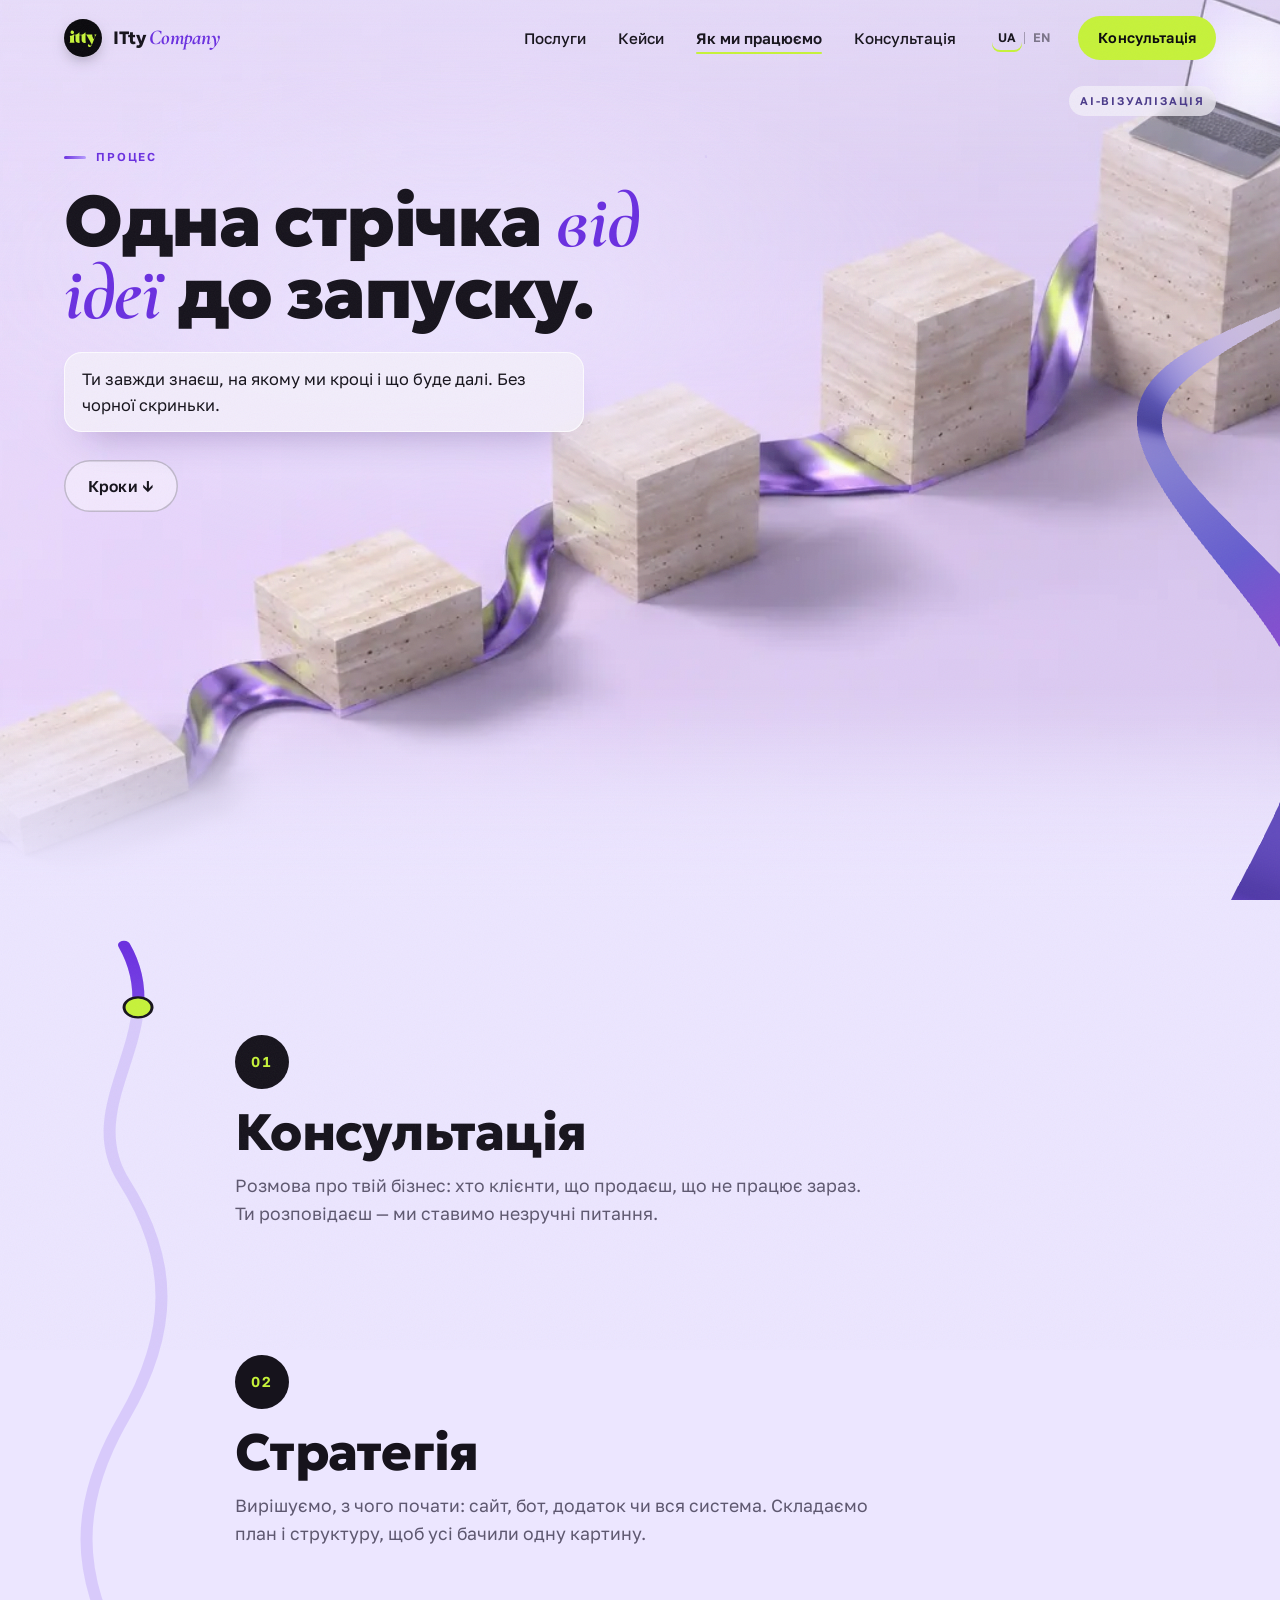
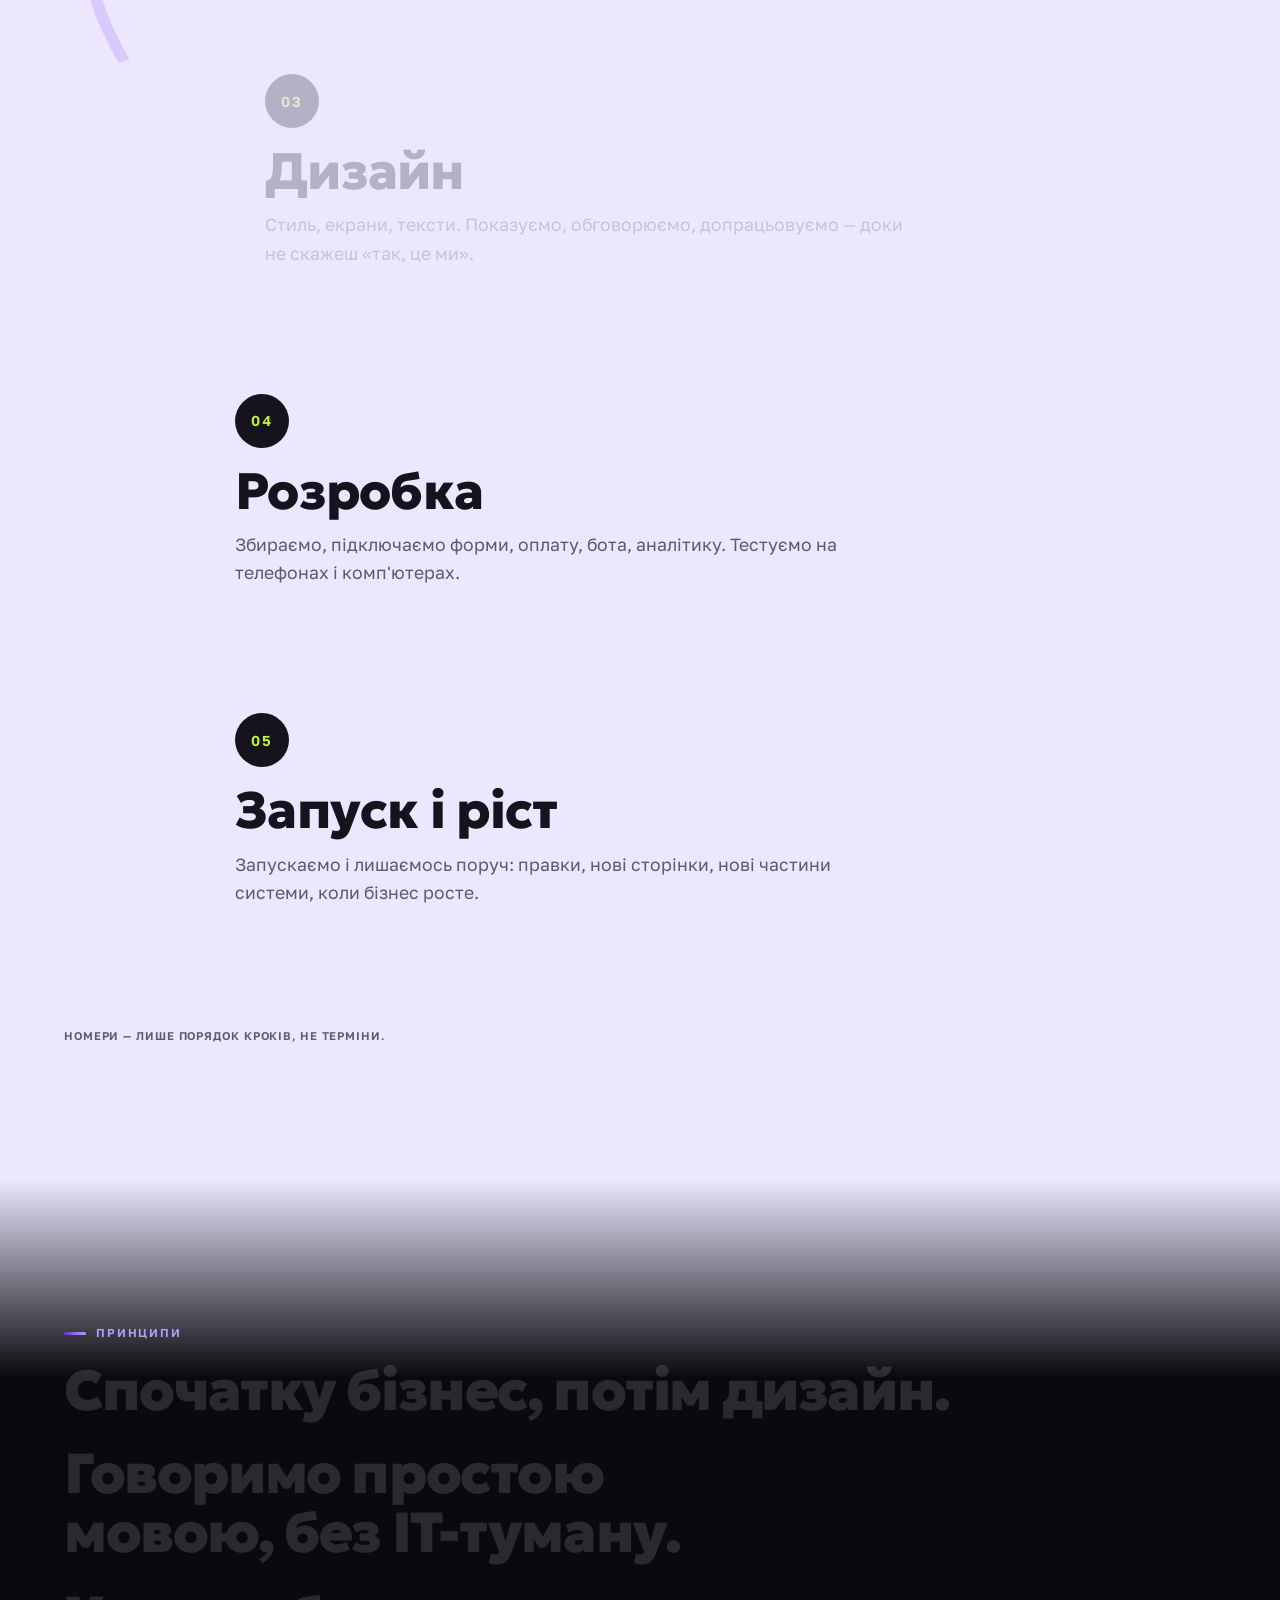
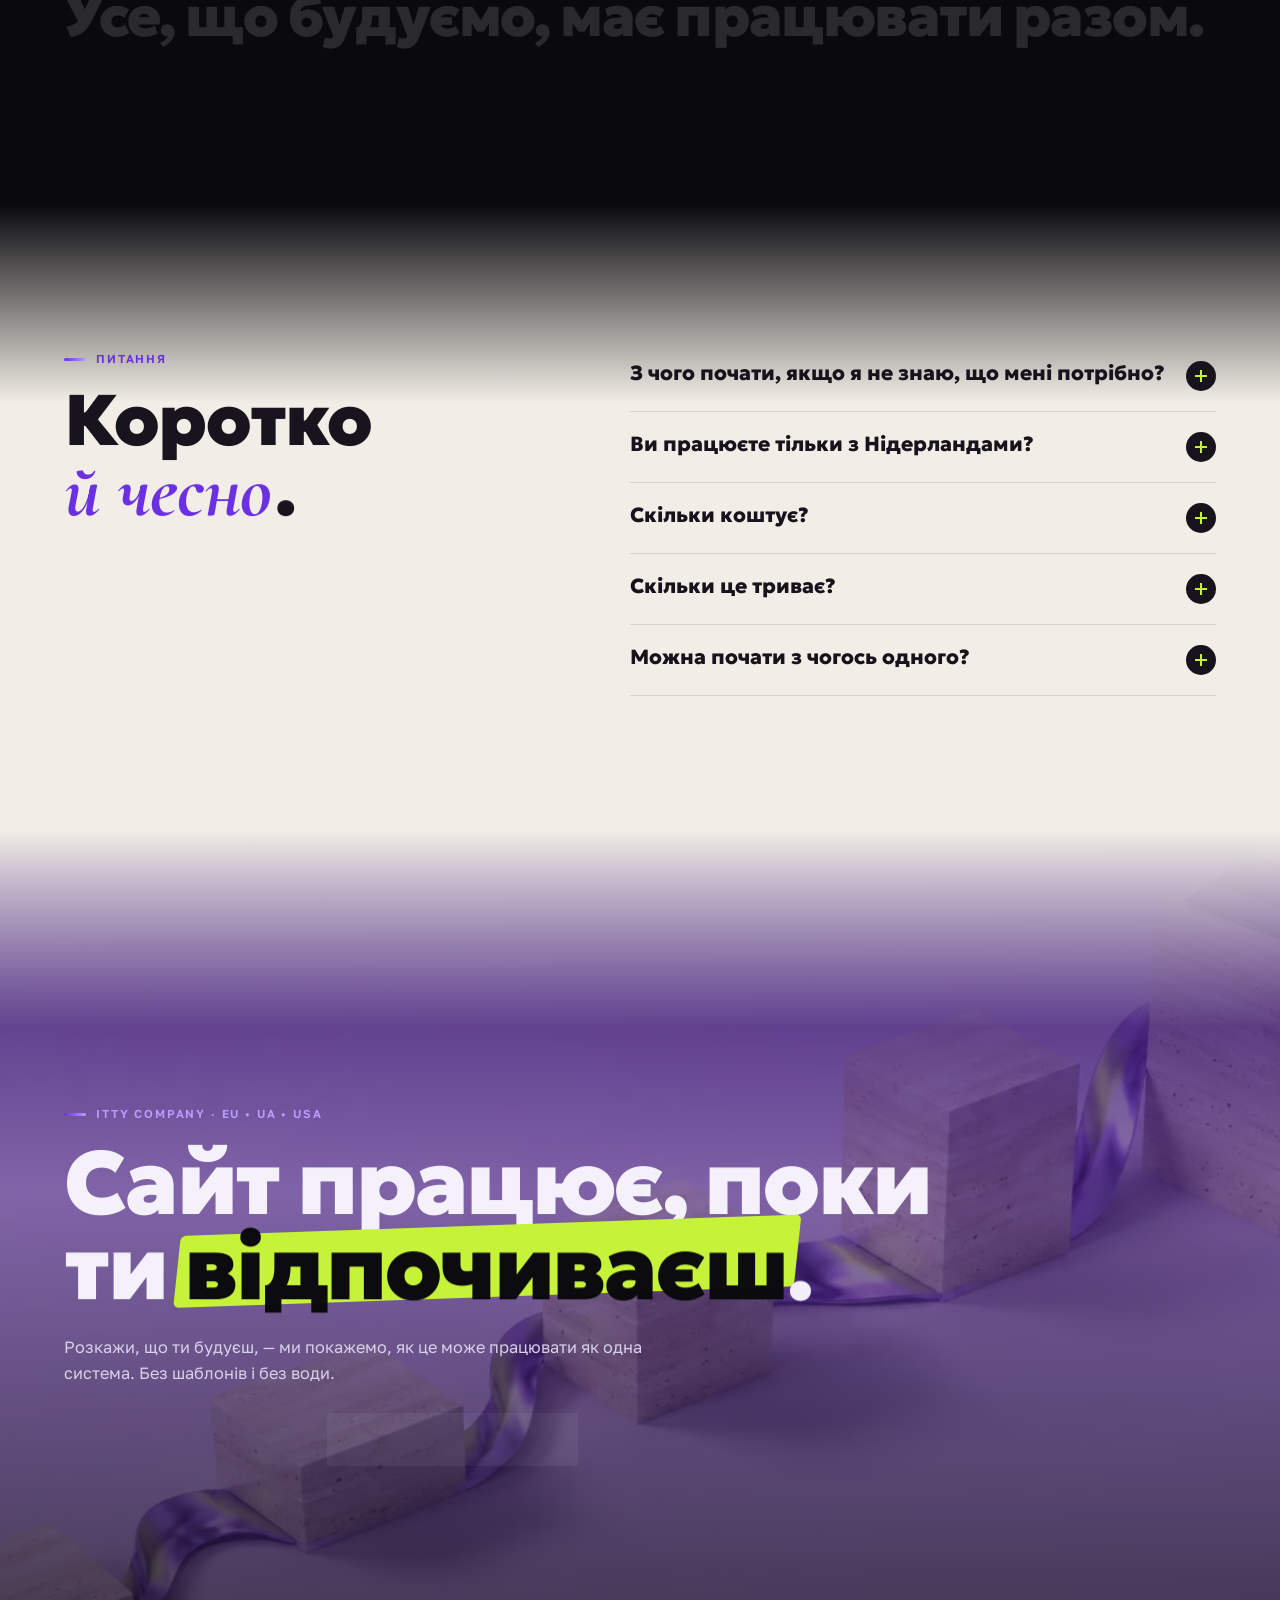
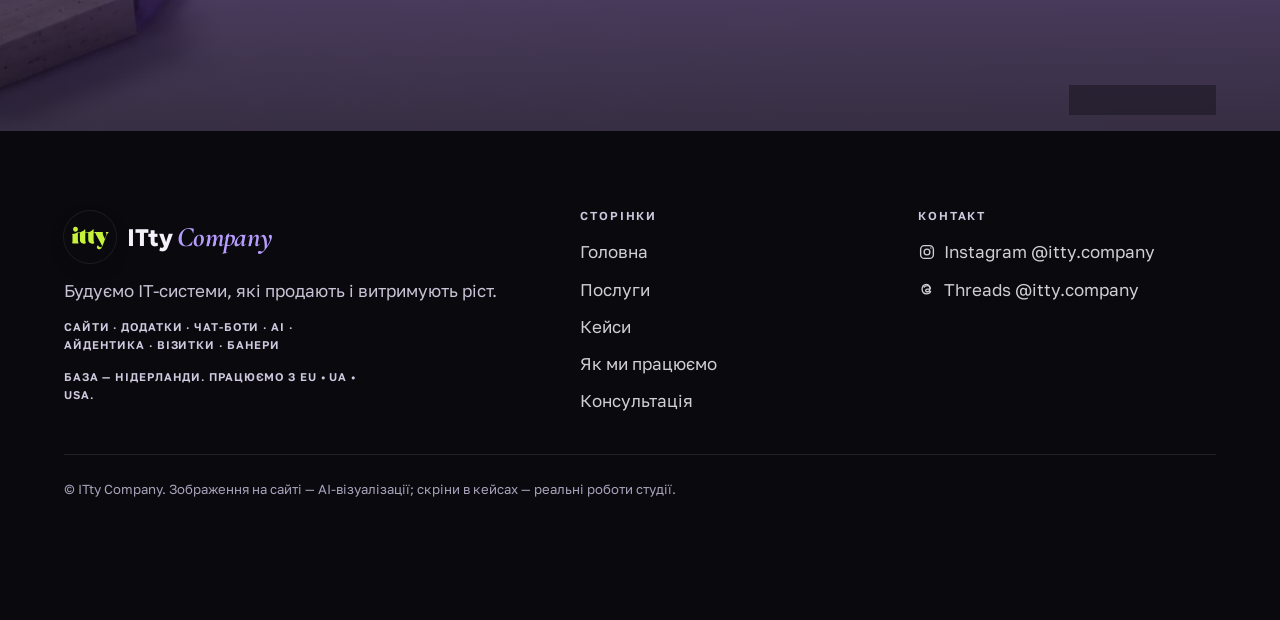
<file: yak-pratsiuiemo.html>
<!DOCTYPE html>
<html lang="uk" data-page="yak-pratsiuiemo">
<head>
<meta charset="utf-8">
<meta name="viewport" content="width=device-width, initial-scale=1, viewport-fit=cover">
<title>Як ми працюємо — ITty Company</title>
<meta name="description" content="Від консультації до запуску: п&#x27;ять кроків, на кожному з яких ти бачиш, що відбувається.">
<meta name="theme-color" content="#0A090D">
<meta property="og:title" content="Як ми працюємо — ITty Company">
<meta property="og:description" content="Від консультації до запуску: п&#x27;ять кроків, на кожному з яких ти бачиш, що відбувається.">
<meta property="og:image" content="assets/img/p3.webp">
<link rel="icon" href="data:image/svg+xml,%3Csvg xmlns='http://www.w3.org/2000/svg' viewBox='0 0 64 64'%3E%3Ccircle cx='32' cy='32' r='32' fill='%230A090D'/%3E%3Ctext x='32' y='40' text-anchor='middle' font-family='Georgia,serif' font-weight='700' font-size='25' fill='%23C6F23A'%3Eitty%3C/text%3E%3C/svg%3E">
<link rel="alternate" hreflang="en" href="yak-pratsiuiemo.html?lang=en">
<script>(function(){var d=document.documentElement,l='ua';d.classList.add('js');try{var q=new URLSearchParams(location.search).get('lang');l=(q==='en'||q==='ua')?q:(localStorage.getItem('itty-lang')||'ua');}catch(e){}
if(l==='en'){d.classList.add('lang-wait');d.lang='en';setTimeout(function(){d.classList.remove('lang-wait')},1600);}d.dataset.lang=l;
try{var s=JSON.parse(sessionStorage.getItem('itty-curtain')||'null');if(s){sessionStorage.removeItem('itty-curtain');d.classList.add('cu-closed','cu-noanim');window.__cu=s;}}catch(e){}})();</script>
<link rel="preconnect" href="https://fonts.googleapis.com">
<link rel="preconnect" href="https://fonts.gstatic.com" crossorigin>
<link href="https://fonts.googleapis.com/css2?family=Cormorant+Garamond:ital,wght@1,600;1,700&amp;family=Geologica:wght@400;600;800;900&amp;family=Golos+Text:wght@400;500;600&amp;display=swap" rel="stylesheet">
<link rel="stylesheet" href="assets/style.css">

<script type="importmap">{"imports":{"three":"./assets/vendor/three.module.min.js","three/addons/":"./assets/vendor/three-addons/"}}</script>
</head>
<body>
<a class="skip" href="#main"><span data-i="t5">До змісту</span></a>
<header class="hd">
  <a class="logo" href="index.html" aria-label="ITty Company"><span class="mark" aria-hidden="true"><svg class="wm" aria-hidden="true" xmlns="http://www.w3.org/2000/svg" viewBox="0 0 609 381"><path fill="currentColor" fill-rule="evenodd" d="M427.0,362.2C417.6,357.5 417.0,356.9 412.0,347.7C407.8,340.1 409.5,322.7 414.6,319.7C415.3,319.3 416.1,317.6 416.5,315.9C417.0,313.9 418.5,312.0 421.1,310.3C426.8,306.6 429.3,307.7 435.2,316.6C439.7,323.4 446.6,329.7 453.9,333.4C458.3,335.7 470.7,336.6 476.2,335.1C481.5,333.6 488.0,327.2 490.3,321.2C492.4,316.0 492.4,314.7 490.6,310.7C487.7,304.1 484.8,298.4 483.2,295.5C482.2,293.9 479.4,288.7 476.9,284.0C474.4,279.3 469.8,270.9 466.8,265.3C463.7,259.8 460.9,254.1 460.5,252.8C460.1,251.6 459.2,249.8 458.5,249.0C457.7,248.2 455.2,243.7 452.7,239.0C450.3,234.3 445.6,225.5 442.2,219.4C438.8,213.3 436.0,207.6 436.0,206.7C436.0,205.9 435.4,205.0 434.6,204.7C433.9,204.4 431.9,201.3 430.2,197.8C427.2,191.8 425.8,189.2 419.9,179.0C418.5,176.5 417.0,173.2 416.6,171.6C416.2,169.9 414.6,167.0 413.1,165.1C411.6,163.1 407.6,156.3 404.3,150.0C401.0,143.7 397.0,136.2 395.5,133.5C394.0,130.8 391.5,126.2 390.0,123.5C383.9,112.3 383.9,112.3 379.2,111.6C371.6,110.6 360.5,110.9 359.2,112.2C358.3,113.1 358.0,126.5 358.0,166.4C358.0,231.5 359.0,243.4 366.1,260.2C370.3,270.0 368.7,272.9 356.9,277.3C347.3,280.9 341.2,281.4 328.7,279.6C316.8,277.8 311.4,275.9 302.6,270.6C295.6,266.4 285.4,256.9 284.4,253.7C284.1,252.5 282.9,250.6 281.9,249.5C279.5,246.8 277.2,240.5 274.9,229.6C273.2,221.5 273.0,216.1 273.0,166.9C273.0,125.4 272.7,112.9 271.8,112.4C271.1,111.9 261.2,111.5 249.8,111.3C229.4,111.0 229.1,111.0 227.6,113.2C226.2,115.2 226.0,122.3 226.0,170.0C226.0,236.5 226.8,245.0 234.0,260.7C235.1,263.1 236.0,265.8 236.0,266.9C236.0,270.1 231.9,274.1 225.6,277.1C219.9,279.8 218.7,280.0 206.6,280.0C192.3,280.0 187.3,278.9 175.5,273.4C164.5,268.3 158.0,262.2 148.8,248.5C147.3,246.3 145.1,240.7 143.9,236.0C141.8,227.9 141.7,224.8 141.1,170.3C140.8,138.9 140.1,112.8 139.7,112.3C138.6,111.2 111.4,111.2 110.3,112.3C109.0,113.6 108.7,221.8 110.0,233.5C111.3,245.1 113.7,257.4 115.5,261.0C120.8,271.6 121.1,274.6 117.3,276.1C114.5,277.1 85.8,277.5 40.7,277.2C19.7,277.0 17.9,276.9 16.1,275.1C14.4,273.4 14.3,272.6 15.2,269.3C16.4,264.7 19.6,258.2 21.9,255.6C23.3,254.0 23.5,248.4 23.5,200.6L23.5,147.5L21.2,144.4C19.4,142.1 18.8,139.9 18.7,135.2C18.4,126.7 19.4,126.0 31.7,124.9C37.1,124.5 44.2,123.5 47.5,122.6C59.1,119.7 60.8,119.3 61.8,118.6C62.4,118.3 65.2,117.5 68.1,117.0C71.0,116.4 74.3,115.1 75.4,114.1C77.9,111.9 102.6,99.0 104.4,99.0C105.1,99.0 107.1,100.4 108.9,102.0C112.0,105.0 112.1,105.0 120.3,104.4C124.8,104.1 132.8,102.6 138.0,101.3C143.2,99.9 148.8,98.6 150.5,98.3C153.6,97.8 155.8,97.0 165.0,92.8C177.4,87.1 184.9,83.0 189.7,79.4C191.4,78.1 193.3,77.0 193.9,77.0C194.5,77.0 196.3,75.8 198.0,74.3C200.7,71.8 203.7,68.8 217.6,54.3C224.7,46.9 226.0,50.7 226.0,78.9C226.0,97.0 226.3,100.9 227.6,102.8C229.1,105.0 229.4,105.0 244.3,104.5C260.8,103.9 276.8,100.9 289.0,96.3C300.0,92.0 315.6,84.2 320.5,80.5C323.1,78.5 326.3,76.5 327.6,76.0C328.9,75.5 330.0,74.4 330.0,73.5C330.0,72.7 330.8,72.0 331.8,72.0C332.7,72.0 338.2,66.8 344.0,60.5C349.7,54.2 354.7,49.0 355.1,49.0C357.2,49.0 358.0,57.1 358.0,79.1C358.0,107.1 357.3,105.7 369.6,104.5C376.6,103.9 377.0,103.7 377.0,101.4C377.0,100.1 377.9,98.1 379.0,97.0C381.0,95.0 382.1,95.0 442.3,95.2L503.5,95.5L503.6,112.5C503.6,130.7 504.9,139.3 508.1,143.3C509.1,144.7 510.0,146.4 510.0,147.0C510.0,147.7 510.6,149.4 511.4,150.8C512.2,152.3 514.9,158.4 517.5,164.5C528.0,189.0 534.1,201.6 535.5,201.2C536.0,201.1 537.0,199.6 537.5,197.9C538.1,196.2 539.3,194.4 540.2,193.9C541.2,193.4 542.1,191.0 542.5,187.8C542.9,184.7 544.3,180.9 545.7,178.8C547.1,176.7 548.6,172.9 549.1,170.3C550.2,164.7 554.6,153.2 556.5,151.0C557.2,150.2 558.6,144.5 559.5,138.3C560.9,129.6 561.0,126.5 560.1,123.9C559.5,122.2 559.0,119.3 559.0,117.6C559.0,115.9 557.2,111.0 555.0,106.7C552.8,102.5 551.0,98.6 551.0,98.1C551.0,95.7 557.1,94.9 573.9,95.0C589.8,95.0 591.7,95.2 593.4,96.9C595.2,98.8 595.2,98.9 593.1,102.3C591.9,104.2 590.3,106.4 589.4,107.1C586.1,109.8 570.0,132.7 570.0,134.6C570.0,135.0 569.4,136.1 568.7,136.9C567.9,137.8 566.3,141.0 565.0,144.0C563.8,147.0 562.2,149.9 561.5,150.5C560.8,151.0 559.7,153.8 559.1,156.5C558.4,159.2 557.3,162.4 556.6,163.5C555.9,164.6 554.7,167.3 554.0,169.5C553.3,171.7 551.9,175.1 550.9,177.0C549.8,178.9 549.0,182.3 549.0,184.5C549.0,187.3 548.2,189.7 546.6,191.9C545.3,193.7 543.9,196.8 543.5,198.8C543.2,200.8 542.3,203.4 541.6,204.5C540.9,205.6 540.0,207.8 539.6,209.5C538.9,212.2 535.2,222.5 533.0,227.5C529.6,235.3 528.2,238.9 527.6,241.5C527.2,243.2 526.0,246.3 525.1,248.5C521.4,256.6 517.1,267.6 516.4,270.5C516.0,272.1 514.4,276.4 512.8,279.8C511.3,283.3 510.0,287.0 510.0,287.9C510.0,288.9 509.2,290.4 508.2,291.4C507.1,292.3 505.7,295.6 505.0,298.7C504.4,301.8 502.5,307.1 500.9,310.6C499.3,314.0 498.0,317.3 498.0,317.8C498.0,318.3 497.3,319.3 496.6,320.0C495.8,320.6 494.4,323.5 493.4,326.3C491.3,332.8 488.0,338.8 482.2,346.5C475.9,354.9 470.6,359.5 462.6,363.5C456.2,366.8 455.1,367.0 446.0,367.0C436.5,367.0 436.2,366.9 427.0,362.2ZM67.5,89.3C53.1,87.1 40.8,77.8 35.9,65.5C32.6,57.3 32.6,44.1 35.9,35.8C40.1,25.0 51.6,15.7 63.7,13.4C77.1,10.9 88.9,14.8 99.0,25.0C106.4,32.5 109.0,39.1 109.0,50.7C109.0,63.0 106.5,69.4 98.4,77.6C94.9,81.1 91.4,84.0 90.7,84.0C89.9,84.0 87.1,85.2 84.5,86.6C79.6,89.1 73.1,90.2 67.5,89.3Z"/></svg></span><span class="lw"><b>ITty</b> <em>Company</em></span></a>
  <nav class="nav" id="menu" aria-label="Menu"><a href="posluhy.html"><span data-i="t1">Послуги</span></a><a href="keisy.html"><span data-i="t2">Кейси</span></a><a href="yak-pratsiuiemo.html" aria-current="page"><span data-i="t3">Як ми працюємо</span></a><a href="konsultatsiia.html"><span data-i="t4">Консультація</span></a>
    <div class="mnav">
      <a class="btn lime" href="konsultatsiia.html" ><svg viewBox="0 0 24 24" fill="none" stroke="currentColor" stroke-width="1.8" stroke-linecap="round" aria-hidden="true"><rect x="3.5" y="5" width="17" height="15.5" rx="3"/><path d="M3.5 10h17M8 3v4M16 3v4"/></svg><span data-i="t6">Записатися на консультацію</span></a>
      <a class="btn ghost" href="https://www.instagram.com/itty.company/" target="_blank" rel="noopener"><svg viewBox="0 0 24 24" fill="none" stroke="currentColor" stroke-width="1.8" aria-hidden="true"><rect x="3.5" y="3.5" width="17" height="17" rx="5"/><circle cx="12" cy="12" r="3.8"/><circle cx="17.2" cy="6.8" r="1" fill="currentColor" stroke="none"/></svg>Instagram @itty.company</a>
      <p>EU • UA • USA</p>
    </div>
  </nav>
  <div class="lang" role="group" aria-label="Мова сайту" data-i-aria-label="t7"><button type="button" data-lang="ua" aria-pressed="true">UA</button><i></i><button type="button" data-lang="en" aria-pressed="false">EN</button></div>
  <a class="btn pill" href="konsultatsiia.html" data-magnetic><span data-i="t8">Консультація</span></a>
  <button class="burger" type="button" aria-label="Меню" data-i-aria-label="t9" aria-expanded="false" aria-controls="menu"><span></span><span></span></button>
</header>
<main id="main">
<section class="phero " id="hero" data-kf="p3" data-mc="0.5" data-fit="cover" data-dy="0" style="--next:#ECE6FF">
  <div class="pmedia"><div class="media"><img class="kf" src="assets/img/p3.webp" alt="" fetchpriority="high"><video class="loop" data-src="assets/video/loop-p3.mp4" muted playsinline loop preload="none" aria-hidden="true"></video><div class="screens"></div></div></div>
  <div class="pshade"></div>
  <canvas class="fx" aria-hidden="true"></canvas>
  <span class="cap"><span data-i="t11">AI-візуалізація</span></span>
  <div class="wrap ptxt">
    <span class="eyebrow" data-i="t12">ПРОЦЕС</span>
    <h1 data-i="t13" data-split>Одна стрічка <em>від ідеї</em> до запуску.</h1>
    <p class="lead" data-i="t14" data-reveal>Ти завжди знаєш, на якому ми кроці і що буде далі. Без чорної скриньки.</p>
    <div class="row" data-reveal><a class="btn ghost" href="#steps" ><span data-i="t10">Кроки ↓</span></a></div>
  </div>
  
</section>
<section class="tl bg-lav after-hero" id="steps" data-bgc="#ECE6FF">
  <div class="wrap tlg">
    <div class="tlr"><svg viewBox="0 0 120 1000" preserveAspectRatio="none" aria-hidden="true"><defs><linearGradient id="chrome3" x1="0" x2="0" y1="0" y2="1"><stop offset="0" stop-color="#6A2FE0"/><stop offset=".5" stop-color="#B79CFF"/><stop offset="1" stop-color="#3A1670"/></linearGradient></defs>
      <path class="base" d="M60 0 C 110 120, 10 220, 60 330 S 110 540, 60 660 S 10 880, 60 1000" fill="none" stroke="rgba(106,47,224,.15)" stroke-width="12"/>
      <path class="draw" id="tlpath" d="M60 0 C 110 120, 10 220, 60 330 S 110 540, 60 660 S 10 880, 60 1000" fill="none" stroke="url(#chrome3)" stroke-width="12" stroke-linecap="round"/>
      <circle class="dot" r="14" cx="60" cy="0" fill="#C6F23A" stroke="#16131C" stroke-width="3"/></svg></div>
    <ol class="stps"><li class="stp" data-n="1"><span class="n">01</span><h3 data-i="t15">Консультація</h3><p data-i="t16">Розмова про твій бізнес: хто клієнти, що продаєш, що не працює зараз. Ти розповідаєш — ми ставимо незручні питання.</p></li><li class="stp" data-n="2"><span class="n">02</span><h3 data-i="t17">Стратегія</h3><p data-i="t18">Вирішуємо, з чого почати: сайт, бот, додаток чи вся система. Складаємо план і структуру, щоб усі бачили одну картину.</p></li><li class="stp" data-n="3"><span class="n">03</span><h3 data-i="t19">Дизайн</h3><p data-i="t20">Стиль, екрани, тексти. Показуємо, обговорюємо, допрацьовуємо — доки не скажеш «так, це ми».</p></li><li class="stp" data-n="4"><span class="n">04</span><h3 data-i="t21">Розробка</h3><p data-i="t22">Збираємо, підключаємо форми, оплату, бота, аналітику. Тестуємо на телефонах і комп'ютерах.</p></li><li class="stp" data-n="5"><span class="n">05</span><h3 data-i="t23">Запуск і ріст</h3><p data-i="t24">Запускаємо і лишаємось поруч: правки, нові сторінки, нові частини системи, коли бізнес росте.</p></li></ol>
  </div>
  <p class="note wrap" data-i="t25">Номери — лише порядок кроків, не терміни.</p>
</section>
<section class="pr bg-ink fade-top" style="--from:#ECE6FF" data-bgc="#0A090D"><div class="wrap"><span class="eyebrow" data-i="t29">ПРИНЦИПИ</span><div class="fill dark"><p data-i="t26">Спочатку бізнес, потім дизайн.</p><p data-i="t27">Говоримо простою мовою, без IT-туману.</p><p data-i="t28">Усе, що будуємо, має працювати разом.</p></div></div></section><section class="faq bg-trav fade-top" style="--from:#0A090D" data-bgc="#F2EEE7"><div class="wrap two">
  <div><span class="eyebrow" data-i="t40">ПИТАННЯ</span><h2 data-i="t41" data-split>Коротко <span class="nw"><em>й чесно</em>.</span></h2></div>
  <div class="qs" data-reveal><details><summary><span data-i="t30">З чого почати, якщо я не знаю, що мені потрібно?</span><i></i></summary><p data-i="t31">З консультації. Для цього вона і є — розберемось разом.</p></details><details><summary><span data-i="t32">Ви працюєте тільки з Нідерландами?</span><i></i></summary><p data-i="t33">Ні. База — в Нідерландах, а працюємо з бізнесами в EU, Україні та USA.</p></details><details><summary><span data-i="t34">Скільки коштує?</span><i></i></summary><p data-i="t35">Залежить від того, що саме будуємо. Після консультації ти отримаєш пропозицію під свою задачу.</p></details><details><summary><span data-i="t36">Скільки це триває?</span><i></i></summary><p data-i="t37">Залежить від обсягу — план і кроки ти побачиш на етапі стратегії.</p></details><details><summary><span data-i="t38">Можна почати з чогось одного?</span><i></i></summary><p data-i="t39">Так. Систему можна будувати частинами — головне, щоб частини потім з'єднались.</p></details></div></div></section>
<section class="final fade-top" style="--from:#F2EEE7" aria-labelledby="fin-h">
  <div class="fbg"><img src="assets/img/p3.webp" alt="" loading="lazy" data-kb><span class="cap"><span data-i="t42">AI-візуалізація</span></span></div>
  <canvas class="sparks" aria-hidden="true"></canvas>
  <div class="wrap">
    <span class="eyebrow" data-i="t43">ITTY COMPANY · EU • UA • USA</span>
    <h2 class="fin-h" data-i="t44" id="fin-h" data-split>Сайт працює, поки ти <span class="nw"><mark class="lm"><span>відпочиваєш</span></mark>.</span></h2>
    <p class="lead" data-i="t45" data-reveal>Розкажи, що ти будуєш, — ми покажемо, як це може працювати як одна система. Без шаблонів і без води.</p>
    <div class="row" data-reveal><a class="btn lime" href="konsultatsiia.html" data-magnetic><svg viewBox="0 0 24 24" fill="none" stroke="currentColor" stroke-width="1.8" stroke-linecap="round" aria-hidden="true"><rect x="3.5" y="5" width="17" height="15.5" rx="3"/><path d="M3.5 10h17M8 3v4M16 3v4"/></svg><span data-i="t46">Почати з консультації</span></a><a class="btn ghost on-dark" href="https://www.instagram.com/itty.company/" target="_blank" rel="noopener" ><svg viewBox="0 0 24 24" fill="none" stroke="currentColor" stroke-width="1.8" aria-hidden="true"><rect x="3.5" y="3.5" width="17" height="17" rx="5"/><circle cx="12" cy="12" r="3.8"/><circle cx="17.2" cy="6.8" r="1" fill="currentColor" stroke="none"/></svg><span data-i="t47">Написати в Instagram</span></a></div>
  </div>
</section>
</main>
<footer class="ft">
  <div class="wrap">
    <div class="ft-brand">
      <a class="logo big" href="index.html" aria-label="ITty Company"><span class="mark" aria-hidden="true"><svg class="wm" aria-hidden="true" xmlns="http://www.w3.org/2000/svg" viewBox="0 0 609 381"><path fill="currentColor" fill-rule="evenodd" d="M427.0,362.2C417.6,357.5 417.0,356.9 412.0,347.7C407.8,340.1 409.5,322.7 414.6,319.7C415.3,319.3 416.1,317.6 416.5,315.9C417.0,313.9 418.5,312.0 421.1,310.3C426.8,306.6 429.3,307.7 435.2,316.6C439.7,323.4 446.6,329.7 453.9,333.4C458.3,335.7 470.7,336.6 476.2,335.1C481.5,333.6 488.0,327.2 490.3,321.2C492.4,316.0 492.4,314.7 490.6,310.7C487.7,304.1 484.8,298.4 483.2,295.5C482.2,293.9 479.4,288.7 476.9,284.0C474.4,279.3 469.8,270.9 466.8,265.3C463.7,259.8 460.9,254.1 460.5,252.8C460.1,251.6 459.2,249.8 458.5,249.0C457.7,248.2 455.2,243.7 452.7,239.0C450.3,234.3 445.6,225.5 442.2,219.4C438.8,213.3 436.0,207.6 436.0,206.7C436.0,205.9 435.4,205.0 434.6,204.7C433.9,204.4 431.9,201.3 430.2,197.8C427.2,191.8 425.8,189.2 419.9,179.0C418.5,176.5 417.0,173.2 416.6,171.6C416.2,169.9 414.6,167.0 413.1,165.1C411.6,163.1 407.6,156.3 404.3,150.0C401.0,143.7 397.0,136.2 395.5,133.5C394.0,130.8 391.5,126.2 390.0,123.5C383.9,112.3 383.9,112.3 379.2,111.6C371.6,110.6 360.5,110.9 359.2,112.2C358.3,113.1 358.0,126.5 358.0,166.4C358.0,231.5 359.0,243.4 366.1,260.2C370.3,270.0 368.7,272.9 356.9,277.3C347.3,280.9 341.2,281.4 328.7,279.6C316.8,277.8 311.4,275.9 302.6,270.6C295.6,266.4 285.4,256.9 284.4,253.7C284.1,252.5 282.9,250.6 281.9,249.5C279.5,246.8 277.2,240.5 274.9,229.6C273.2,221.5 273.0,216.1 273.0,166.9C273.0,125.4 272.7,112.9 271.8,112.4C271.1,111.9 261.2,111.5 249.8,111.3C229.4,111.0 229.1,111.0 227.6,113.2C226.2,115.2 226.0,122.3 226.0,170.0C226.0,236.5 226.8,245.0 234.0,260.7C235.1,263.1 236.0,265.8 236.0,266.9C236.0,270.1 231.9,274.1 225.6,277.1C219.9,279.8 218.7,280.0 206.6,280.0C192.3,280.0 187.3,278.9 175.5,273.4C164.5,268.3 158.0,262.2 148.8,248.5C147.3,246.3 145.1,240.7 143.9,236.0C141.8,227.9 141.7,224.8 141.1,170.3C140.8,138.9 140.1,112.8 139.7,112.3C138.6,111.2 111.4,111.2 110.3,112.3C109.0,113.6 108.7,221.8 110.0,233.5C111.3,245.1 113.7,257.4 115.5,261.0C120.8,271.6 121.1,274.6 117.3,276.1C114.5,277.1 85.8,277.5 40.7,277.2C19.7,277.0 17.9,276.9 16.1,275.1C14.4,273.4 14.3,272.6 15.2,269.3C16.4,264.7 19.6,258.2 21.9,255.6C23.3,254.0 23.5,248.4 23.5,200.6L23.5,147.5L21.2,144.4C19.4,142.1 18.8,139.9 18.7,135.2C18.4,126.7 19.4,126.0 31.7,124.9C37.1,124.5 44.2,123.5 47.5,122.6C59.1,119.7 60.8,119.3 61.8,118.6C62.4,118.3 65.2,117.5 68.1,117.0C71.0,116.4 74.3,115.1 75.4,114.1C77.9,111.9 102.6,99.0 104.4,99.0C105.1,99.0 107.1,100.4 108.9,102.0C112.0,105.0 112.1,105.0 120.3,104.4C124.8,104.1 132.8,102.6 138.0,101.3C143.2,99.9 148.8,98.6 150.5,98.3C153.6,97.8 155.8,97.0 165.0,92.8C177.4,87.1 184.9,83.0 189.7,79.4C191.4,78.1 193.3,77.0 193.9,77.0C194.5,77.0 196.3,75.8 198.0,74.3C200.7,71.8 203.7,68.8 217.6,54.3C224.7,46.9 226.0,50.7 226.0,78.9C226.0,97.0 226.3,100.9 227.6,102.8C229.1,105.0 229.4,105.0 244.3,104.5C260.8,103.9 276.8,100.9 289.0,96.3C300.0,92.0 315.6,84.2 320.5,80.5C323.1,78.5 326.3,76.5 327.6,76.0C328.9,75.5 330.0,74.4 330.0,73.5C330.0,72.7 330.8,72.0 331.8,72.0C332.7,72.0 338.2,66.8 344.0,60.5C349.7,54.2 354.7,49.0 355.1,49.0C357.2,49.0 358.0,57.1 358.0,79.1C358.0,107.1 357.3,105.7 369.6,104.5C376.6,103.9 377.0,103.7 377.0,101.4C377.0,100.1 377.9,98.1 379.0,97.0C381.0,95.0 382.1,95.0 442.3,95.2L503.5,95.5L503.6,112.5C503.6,130.7 504.9,139.3 508.1,143.3C509.1,144.7 510.0,146.4 510.0,147.0C510.0,147.7 510.6,149.4 511.4,150.8C512.2,152.3 514.9,158.4 517.5,164.5C528.0,189.0 534.1,201.6 535.5,201.2C536.0,201.1 537.0,199.6 537.5,197.9C538.1,196.2 539.3,194.4 540.2,193.9C541.2,193.4 542.1,191.0 542.5,187.8C542.9,184.7 544.3,180.9 545.7,178.8C547.1,176.7 548.6,172.9 549.1,170.3C550.2,164.7 554.6,153.2 556.5,151.0C557.2,150.2 558.6,144.5 559.5,138.3C560.9,129.6 561.0,126.5 560.1,123.9C559.5,122.2 559.0,119.3 559.0,117.6C559.0,115.9 557.2,111.0 555.0,106.7C552.8,102.5 551.0,98.6 551.0,98.1C551.0,95.7 557.1,94.9 573.9,95.0C589.8,95.0 591.7,95.2 593.4,96.9C595.2,98.8 595.2,98.9 593.1,102.3C591.9,104.2 590.3,106.4 589.4,107.1C586.1,109.8 570.0,132.7 570.0,134.6C570.0,135.0 569.4,136.1 568.7,136.9C567.9,137.8 566.3,141.0 565.0,144.0C563.8,147.0 562.2,149.9 561.5,150.5C560.8,151.0 559.7,153.8 559.1,156.5C558.4,159.2 557.3,162.4 556.6,163.5C555.9,164.6 554.7,167.3 554.0,169.5C553.3,171.7 551.9,175.1 550.9,177.0C549.8,178.9 549.0,182.3 549.0,184.5C549.0,187.3 548.2,189.7 546.6,191.9C545.3,193.7 543.9,196.8 543.5,198.8C543.2,200.8 542.3,203.4 541.6,204.5C540.9,205.6 540.0,207.8 539.6,209.5C538.9,212.2 535.2,222.5 533.0,227.5C529.6,235.3 528.2,238.9 527.6,241.5C527.2,243.2 526.0,246.3 525.1,248.5C521.4,256.6 517.1,267.6 516.4,270.5C516.0,272.1 514.4,276.4 512.8,279.8C511.3,283.3 510.0,287.0 510.0,287.9C510.0,288.9 509.2,290.4 508.2,291.4C507.1,292.3 505.7,295.6 505.0,298.7C504.4,301.8 502.5,307.1 500.9,310.6C499.3,314.0 498.0,317.3 498.0,317.8C498.0,318.3 497.3,319.3 496.6,320.0C495.8,320.6 494.4,323.5 493.4,326.3C491.3,332.8 488.0,338.8 482.2,346.5C475.9,354.9 470.6,359.5 462.6,363.5C456.2,366.8 455.1,367.0 446.0,367.0C436.5,367.0 436.2,366.9 427.0,362.2ZM67.5,89.3C53.1,87.1 40.8,77.8 35.9,65.5C32.6,57.3 32.6,44.1 35.9,35.8C40.1,25.0 51.6,15.7 63.7,13.4C77.1,10.9 88.9,14.8 99.0,25.0C106.4,32.5 109.0,39.1 109.0,50.7C109.0,63.0 106.5,69.4 98.4,77.6C94.9,81.1 91.4,84.0 90.7,84.0C89.9,84.0 87.1,85.2 84.5,86.6C79.6,89.1 73.1,90.2 67.5,89.3Z"/></svg></span><span class="lw"><b>ITty</b> <em>Company</em></span></a>
      <p data-i="t53">Будуємо IT-системи, які продають і витримують ріст.</p>
      <p class="small" data-i="t54">Сайти · Додатки · Чат-боти · AI · Айдентика · Візитки · Банери</p>
      <p class="small" data-i="t55">База — Нідерланди. Працюємо з EU • UA • USA.</p>
    </div>
    <div class="ft-col"><b data-i="t56">Сторінки</b><a href="index.html"><span data-i="t48">Головна</span></a><a href="posluhy.html"><span data-i="t49">Послуги</span></a><a href="keisy.html"><span data-i="t50">Кейси</span></a><a href="yak-pratsiuiemo.html"><span data-i="t51">Як ми працюємо</span></a><a href="konsultatsiia.html"><span data-i="t52">Консультація</span></a></div>
    <div class="ft-col"><b data-i="t57">Контакт</b><a href="https://www.instagram.com/itty.company/" target="_blank" rel="noopener"><svg viewBox="0 0 24 24" fill="none" stroke="currentColor" stroke-width="1.8" aria-hidden="true"><rect x="3.5" y="3.5" width="17" height="17" rx="5"/><circle cx="12" cy="12" r="3.8"/><circle cx="17.2" cy="6.8" r="1" fill="currentColor" stroke="none"/></svg>Instagram @itty.company</a><a href="https://www.threads.net/@itty.company" target="_blank" rel="noopener"><svg viewBox="0 0 24 24" fill="none" stroke="currentColor" stroke-width="1.8" stroke-linecap="round" aria-hidden="true"><path d="M16.6 11.2c-.3-2.4-1.9-3.7-4.3-3.7-2.6 0-4 1.8-4 1.8M15.7 12.5c-1.7-.6-5.6-.7-5.5 1.6.1 2.4 4.9 2.3 5.6-1.4.6-3.1-.9-6.9-4.6-6.9C7.4 5.8 5.5 8.6 5.5 12s1.9 6.4 5.9 6.4c2.5 0 4.6-1.2 5.4-3.1"/></svg>Threads @itty.company</a></div>
    <p class="copy" data-i="t58">© ITty Company. Зображення на сайті — AI-візуалізації; скріни в кейсах — реальні роботи студії.</p>
  </div>
</footer>
<div class="ctabar"><a class="btn lime" href="konsultatsiia.html" ><svg viewBox="0 0 24 24" fill="none" stroke="currentColor" stroke-width="1.8" stroke-linecap="round" aria-hidden="true"><rect x="3.5" y="5" width="17" height="15.5" rx="3"/><path d="M3.5 10h17M8 3v4M16 3v4"/></svg><span data-i="t59">Консультація</span></a><a class="btn ghost" href="https://www.instagram.com/itty.company/" target="_blank" rel="noopener"><svg viewBox="0 0 24 24" fill="none" stroke="currentColor" stroke-width="1.8" aria-hidden="true"><rect x="3.5" y="3.5" width="17" height="17" rx="5"/><circle cx="12" cy="12" r="3.8"/><circle cx="17.2" cy="6.8" r="1" fill="currentColor" stroke="none"/></svg>Instagram</a></div>
<div class="grain" aria-hidden="true"></div>
<canvas id="ribbon" aria-hidden="true"></canvas>
<div class="cursor-pill" aria-hidden="true"><span data-i="t60">Дивитись</span></div>
<div id="curtain" aria-hidden="true"><div class="band"><i></i><i></i><i></i></div><div class="cmid"><span class="cmark" aria-hidden="true"><svg class="wm" aria-hidden="true" xmlns="http://www.w3.org/2000/svg" viewBox="0 0 609 381"><path fill="currentColor" fill-rule="evenodd" d="M427.0,362.2C417.6,357.5 417.0,356.9 412.0,347.7C407.8,340.1 409.5,322.7 414.6,319.7C415.3,319.3 416.1,317.6 416.5,315.9C417.0,313.9 418.5,312.0 421.1,310.3C426.8,306.6 429.3,307.7 435.2,316.6C439.7,323.4 446.6,329.7 453.9,333.4C458.3,335.7 470.7,336.6 476.2,335.1C481.5,333.6 488.0,327.2 490.3,321.2C492.4,316.0 492.4,314.7 490.6,310.7C487.7,304.1 484.8,298.4 483.2,295.5C482.2,293.9 479.4,288.7 476.9,284.0C474.4,279.3 469.8,270.9 466.8,265.3C463.7,259.8 460.9,254.1 460.5,252.8C460.1,251.6 459.2,249.8 458.5,249.0C457.7,248.2 455.2,243.7 452.7,239.0C450.3,234.3 445.6,225.5 442.2,219.4C438.8,213.3 436.0,207.6 436.0,206.7C436.0,205.9 435.4,205.0 434.6,204.7C433.9,204.4 431.9,201.3 430.2,197.8C427.2,191.8 425.8,189.2 419.9,179.0C418.5,176.5 417.0,173.2 416.6,171.6C416.2,169.9 414.6,167.0 413.1,165.1C411.6,163.1 407.6,156.3 404.3,150.0C401.0,143.7 397.0,136.2 395.5,133.5C394.0,130.8 391.5,126.2 390.0,123.5C383.9,112.3 383.9,112.3 379.2,111.6C371.6,110.6 360.5,110.9 359.2,112.2C358.3,113.1 358.0,126.5 358.0,166.4C358.0,231.5 359.0,243.4 366.1,260.2C370.3,270.0 368.7,272.9 356.9,277.3C347.3,280.9 341.2,281.4 328.7,279.6C316.8,277.8 311.4,275.9 302.6,270.6C295.6,266.4 285.4,256.9 284.4,253.7C284.1,252.5 282.9,250.6 281.9,249.5C279.5,246.8 277.2,240.5 274.9,229.6C273.2,221.5 273.0,216.1 273.0,166.9C273.0,125.4 272.7,112.9 271.8,112.4C271.1,111.9 261.2,111.5 249.8,111.3C229.4,111.0 229.1,111.0 227.6,113.2C226.2,115.2 226.0,122.3 226.0,170.0C226.0,236.5 226.8,245.0 234.0,260.7C235.1,263.1 236.0,265.8 236.0,266.9C236.0,270.1 231.9,274.1 225.6,277.1C219.9,279.8 218.7,280.0 206.6,280.0C192.3,280.0 187.3,278.9 175.5,273.4C164.5,268.3 158.0,262.2 148.8,248.5C147.3,246.3 145.1,240.7 143.9,236.0C141.8,227.9 141.7,224.8 141.1,170.3C140.8,138.9 140.1,112.8 139.7,112.3C138.6,111.2 111.4,111.2 110.3,112.3C109.0,113.6 108.7,221.8 110.0,233.5C111.3,245.1 113.7,257.4 115.5,261.0C120.8,271.6 121.1,274.6 117.3,276.1C114.5,277.1 85.8,277.5 40.7,277.2C19.7,277.0 17.9,276.9 16.1,275.1C14.4,273.4 14.3,272.6 15.2,269.3C16.4,264.7 19.6,258.2 21.9,255.6C23.3,254.0 23.5,248.4 23.5,200.6L23.5,147.5L21.2,144.4C19.4,142.1 18.8,139.9 18.7,135.2C18.4,126.7 19.4,126.0 31.7,124.9C37.1,124.5 44.2,123.5 47.5,122.6C59.1,119.7 60.8,119.3 61.8,118.6C62.4,118.3 65.2,117.5 68.1,117.0C71.0,116.4 74.3,115.1 75.4,114.1C77.9,111.9 102.6,99.0 104.4,99.0C105.1,99.0 107.1,100.4 108.9,102.0C112.0,105.0 112.1,105.0 120.3,104.4C124.8,104.1 132.8,102.6 138.0,101.3C143.2,99.9 148.8,98.6 150.5,98.3C153.6,97.8 155.8,97.0 165.0,92.8C177.4,87.1 184.9,83.0 189.7,79.4C191.4,78.1 193.3,77.0 193.9,77.0C194.5,77.0 196.3,75.8 198.0,74.3C200.7,71.8 203.7,68.8 217.6,54.3C224.7,46.9 226.0,50.7 226.0,78.9C226.0,97.0 226.3,100.9 227.6,102.8C229.1,105.0 229.4,105.0 244.3,104.5C260.8,103.9 276.8,100.9 289.0,96.3C300.0,92.0 315.6,84.2 320.5,80.5C323.1,78.5 326.3,76.5 327.6,76.0C328.9,75.5 330.0,74.4 330.0,73.5C330.0,72.7 330.8,72.0 331.8,72.0C332.7,72.0 338.2,66.8 344.0,60.5C349.7,54.2 354.7,49.0 355.1,49.0C357.2,49.0 358.0,57.1 358.0,79.1C358.0,107.1 357.3,105.7 369.6,104.5C376.6,103.9 377.0,103.7 377.0,101.4C377.0,100.1 377.9,98.1 379.0,97.0C381.0,95.0 382.1,95.0 442.3,95.2L503.5,95.5L503.6,112.5C503.6,130.7 504.9,139.3 508.1,143.3C509.1,144.7 510.0,146.4 510.0,147.0C510.0,147.7 510.6,149.4 511.4,150.8C512.2,152.3 514.9,158.4 517.5,164.5C528.0,189.0 534.1,201.6 535.5,201.2C536.0,201.1 537.0,199.6 537.5,197.9C538.1,196.2 539.3,194.4 540.2,193.9C541.2,193.4 542.1,191.0 542.5,187.8C542.9,184.7 544.3,180.9 545.7,178.8C547.1,176.7 548.6,172.9 549.1,170.3C550.2,164.7 554.6,153.2 556.5,151.0C557.2,150.2 558.6,144.5 559.5,138.3C560.9,129.6 561.0,126.5 560.1,123.9C559.5,122.2 559.0,119.3 559.0,117.6C559.0,115.9 557.2,111.0 555.0,106.7C552.8,102.5 551.0,98.6 551.0,98.1C551.0,95.7 557.1,94.9 573.9,95.0C589.8,95.0 591.7,95.2 593.4,96.9C595.2,98.8 595.2,98.9 593.1,102.3C591.9,104.2 590.3,106.4 589.4,107.1C586.1,109.8 570.0,132.7 570.0,134.6C570.0,135.0 569.4,136.1 568.7,136.9C567.9,137.8 566.3,141.0 565.0,144.0C563.8,147.0 562.2,149.9 561.5,150.5C560.8,151.0 559.7,153.8 559.1,156.5C558.4,159.2 557.3,162.4 556.6,163.5C555.9,164.6 554.7,167.3 554.0,169.5C553.3,171.7 551.9,175.1 550.9,177.0C549.8,178.9 549.0,182.3 549.0,184.5C549.0,187.3 548.2,189.7 546.6,191.9C545.3,193.7 543.9,196.8 543.5,198.8C543.2,200.8 542.3,203.4 541.6,204.5C540.9,205.6 540.0,207.8 539.6,209.5C538.9,212.2 535.2,222.5 533.0,227.5C529.6,235.3 528.2,238.9 527.6,241.5C527.2,243.2 526.0,246.3 525.1,248.5C521.4,256.6 517.1,267.6 516.4,270.5C516.0,272.1 514.4,276.4 512.8,279.8C511.3,283.3 510.0,287.0 510.0,287.9C510.0,288.9 509.2,290.4 508.2,291.4C507.1,292.3 505.7,295.6 505.0,298.7C504.4,301.8 502.5,307.1 500.9,310.6C499.3,314.0 498.0,317.3 498.0,317.8C498.0,318.3 497.3,319.3 496.6,320.0C495.8,320.6 494.4,323.5 493.4,326.3C491.3,332.8 488.0,338.8 482.2,346.5C475.9,354.9 470.6,359.5 462.6,363.5C456.2,366.8 455.1,367.0 446.0,367.0C436.5,367.0 436.2,366.9 427.0,362.2ZM67.5,89.3C53.1,87.1 40.8,77.8 35.9,65.5C32.6,57.3 32.6,44.1 35.9,35.8C40.1,25.0 51.6,15.7 63.7,13.4C77.1,10.9 88.9,14.8 99.0,25.0C106.4,32.5 109.0,39.1 109.0,50.7C109.0,63.0 106.5,69.4 98.4,77.6C94.9,81.1 91.4,84.0 90.7,84.0C89.9,84.0 87.1,85.2 84.5,86.6C79.6,89.1 73.1,90.2 67.5,89.3Z"/></svg></span><span class="clbl"></span></div></div>
<script type="application/json" id="i18n">{"t1": ["Послуги", "Services"], "t2": ["Кейси", "Cases"], "t3": ["Як ми працюємо", "How we work"], "t4": ["Консультація", "Consultation"], "t5": ["До змісту", "Skip to content"], "t6": ["Записатися на консультацію", "Book a consultation"], "t7": ["Мова сайту", "Site language"], "t8": ["Консультація", "Book a call"], "t9": ["Меню", "Menu"], "t10": ["Кроки ↓", "Steps ↓"], "t11": ["AI-візуалізація", "AI visual"], "t12": ["ПРОЦЕС", "PROCESS"], "t13": ["Одна стрічка <em>від ідеї<\/em> до запуску.", "One ribbon <em>from idea<\/em> to launch."], "t14": ["Ти завжди знаєш, на якому ми кроці і що буде далі. Без чорної скриньки.", "You always know which step we're on and what comes next. No black box."], "t15": ["Консультація", "Consultation"], "t16": ["Розмова про твій бізнес: хто клієнти, що продаєш, що не працює зараз. Ти розповідаєш — ми ставимо незручні питання.", "A talk about your business: who your clients are, what you sell, what isn't working now. You talk — we ask the awkward questions."], "t17": ["Стратегія", "Strategy"], "t18": ["Вирішуємо, з чого почати: сайт, бот, додаток чи вся система. Складаємо план і структуру, щоб усі бачили одну картину.", "We decide where to start: a site, a bot, an app or the whole system. We draft a plan and structure so everyone sees the same picture."], "t19": ["Дизайн", "Design"], "t20": ["Стиль, екрани, тексти. Показуємо, обговорюємо, допрацьовуємо — доки не скажеш «так, це ми».", "Style, screens, copy. We show, discuss and refine — until you say \"yes, that's us\"."], "t21": ["Розробка", "Build"], "t22": ["Збираємо, підключаємо форми, оплату, бота, аналітику. Тестуємо на телефонах і комп'ютерах.", "We build and connect forms, payments, the bot, analytics. We test on phones and desktops."], "t23": ["Запуск і ріст", "Launch &amp; growth"], "t24": ["Запускаємо і лишаємось поруч: правки, нові сторінки, нові частини системи, коли бізнес росте.", "We launch and stay close: tweaks, new pages, new parts of the system as the business grows."], "t25": ["Номери — лише порядок кроків, не терміни.", "Numbers show the order of steps, not timelines."], "t26": ["Спочатку бізнес, потім дизайн.", "Business first, design second."], "t27": ["Говоримо простою мовою, без IT-туману.", "Plain language, no tech fog."], "t28": ["Усе, що будуємо, має працювати разом.", "Everything we build has to work together."], "t29": ["ПРИНЦИПИ", "PRINCIPLES"], "t30": ["З чого почати, якщо я не знаю, що мені потрібно?", "Where do I start if I don't know what I need?"], "t31": ["З консультації. Для цього вона і є — розберемось разом.", "With a consultation. That's what it's for — we'll figure it out together."], "t32": ["Ви працюєте тільки з Нідерландами?", "Do you only work in the Netherlands?"], "t33": ["Ні. База — в Нідерландах, а працюємо з бізнесами в EU, Україні та USA.", "No. We're based in the Netherlands and work with businesses in the EU, Ukraine and the USA."], "t34": ["Скільки коштує?", "How much does it cost?"], "t35": ["Залежить від того, що саме будуємо. Після консультації ти отримаєш пропозицію під свою задачу.", "It depends on what we build. After the consultation you get a proposal for your task."], "t36": ["Скільки це триває?", "How long does it take?"], "t37": ["Залежить від обсягу — план і кроки ти побачиш на етапі стратегії.", "It depends on the scope — you'll see the plan and steps at the strategy stage."], "t38": ["Можна почати з чогось одного?", "Can I start with just one thing?"], "t39": ["Так. Систему можна будувати частинами — головне, щоб частини потім з'єднались.", "Yes. A system can be built piece by piece — as long as the pieces connect later."], "t40": ["ПИТАННЯ", "QUESTIONS"], "t41": ["Коротко <span class=\"nw\"><em>й чесно<\/em>.<\/span>", "Short <span class=\"nw\"><em>and honest<\/em>.<\/span>"], "t42": ["AI-візуалізація", "AI visual"], "t43": ["ITTY COMPANY · EU • UA • USA", "ITTY COMPANY · EU • UA • USA"], "t44": ["Сайт працює, поки ти <span class=\"nw\"><mark class=\"lm\"><span>відпочиваєш<\/span><\/mark>.<\/span>", "Your site works <span class=\"nw\"><mark class=\"lm\"><span>while you rest<\/span><\/mark>.<\/span>"], "t45": ["Розкажи, що ти будуєш, — ми покажемо, як це може працювати як одна система. Без шаблонів і без води.", "Tell us what you're building — we'll show you how it can work as one system. No templates, no fluff."], "t46": ["Почати з консультації", "Start with a consultation"], "t47": ["Написати в Instagram", "Message us on Instagram"], "t48": ["Головна", "Home"], "t49": ["Послуги", "Services"], "t50": ["Кейси", "Cases"], "t51": ["Як ми працюємо", "How we work"], "t52": ["Консультація", "Consultation"], "t53": ["Будуємо IT-системи, які продають і витримують ріст.", "We build IT systems that sell and scale."], "t54": ["Сайти · Додатки · Чат-боти · AI · Айдентика · Візитки · Банери", "Websites · Apps · Chatbots · AI · Identity · Business cards · Banners"], "t55": ["База — Нідерланди. Працюємо з EU • UA • USA.", "Based in the Netherlands. Working across EU • UA • USA."], "t56": ["Сторінки", "Pages"], "t57": ["Контакт", "Contact"], "t58": ["© ITty Company. Зображення на сайті — AI-візуалізації; скріни в кейсах — реальні роботи студії.", "© ITty Company. Images are AI visuals; case screenshots are real studio work."], "t59": ["Консультація", "Consultation"], "t60": ["Дивитись", "View"]}</script>
<script type="application/json" id="meta-i18n">{"title": ["Як ми працюємо — ITty Company", "How we work — ITty Company"], "desc": ["Від консультації до запуску: п'ять кроків, на кожному з яких ти бачиш, що відбувається.", "From consultation to launch: five steps, and at each one you see what's happening."], "curtain": {"index.html": ["головна.", "home."], "posluhy.html": ["послуги.", "services."], "keisy.html": ["кейси.", "cases."], "yak-pratsiuiemo.html": ["як ми працюємо.", "how we work."], "konsultatsiia.html": ["консультація.", "consultation."], "404.html": ["головна.", "home."]}}</script>
<script src="assets/vendor/lenis.min.js"></script>
<script src="assets/vendor/gsap/gsap.min.js"></script>
<script src="assets/vendor/gsap/ScrollTrigger.min.js"></script>
<script src="assets/vendor/gsap/SplitText.min.js"></script>
<script src="assets/vendor/gsap/Flip.min.js"></script>
<script src="assets/vendor/gsap/DrawSVGPlugin.min.js"></script>
<script src="assets/vendor/gsap/MotionPathPlugin.min.js"></script>
<script src="assets/vendor/gsap/ScrambleTextPlugin.min.js"></script>
<script type="module" src="assets/site.js"></script>
</body>
</html>
</file>
<file: assets/style.css>
/* ITty Company — «Стрічка». Palette & type: BRAND.md. Mechanics: site.js / ribbon.js */
:root{
  --ink:#0A090D;--ink-2:#16131C;--lime:#C6F23A;--violet:#6A2FE0;--violet-glow:#B79CFF;--lav:#ECE6FF;--trav:#F2EEE7;--velvet:#3A1670;--paper:#F4F1FA;
  --muted-l:#5E5870;--muted-d:#CFC9E0;--muted-d2:#A9A2BC;
  --f-d:"Geologica",system-ui,sans-serif;--f-i:"Cormorant Garamond",Georgia,serif;--f-t:"Golos Text",system-ui,sans-serif;
  --pad:clamp(16px,5vw,72px);--r:22px;--hd:76px;
  --ease:cubic-bezier(.22,.8,.2,1);
  --fg:var(--ink-2);--fg-m:var(--muted-l);--line:rgba(22,19,28,.12);
}
*{box-sizing:border-box;margin:0;padding:0}
[hidden]{display:none!important}
html{-webkit-text-size-adjust:100%;scroll-behavior:auto;overflow-x:clip}
html.lang-wait body{visibility:hidden}
body{background:var(--lav);color:var(--fg);font:400 17px/1.6 var(--f-t);overflow-x:clip;-webkit-font-smoothing:antialiased;text-rendering:optimizeLegibility}
img,video,svg,canvas{display:block;max-width:100%}
a{color:inherit;text-decoration:none}
button{font:inherit;color:inherit;background:none;border:0;cursor:pointer}
input,textarea{font:inherit;color:inherit}
:focus-visible{outline:2px solid var(--violet);outline-offset:3px;border-radius:6px}
.bg-ink :focus-visible,.final :focus-visible{outline-color:var(--lime)}
.skip{position:fixed;left:12px;top:-60px;z-index:200;background:var(--lime);color:var(--ink);padding:10px 16px;border-radius:12px;font-weight:600}
.skip:focus{top:12px}
.wrap{width:100%;max-width:1320px;margin:0 auto;padding:0 var(--pad)}
h1,h2,h3{font-family:var(--f-d);font-weight:900;letter-spacing:-.025em;line-height:.94;text-wrap:balance}
h1{font-size:clamp(2.6rem,7vw,7.4rem)}
h2{font-size:clamp(2.3rem,5.6vw,5.6rem)}
h3{font-size:clamp(1.25rem,1.8vw,1.6rem);font-weight:800;letter-spacing:-.015em;line-height:1.08}
em{font-family:var(--f-i);font-style:italic;font-weight:700;font-size:1.08em;letter-spacing:-.01em;color:var(--violet);padding-right:.04em}
.bg-ink em,.final em,.dark em,.on-dark em{color:var(--violet-glow)}
mark.lm{background:none;color:inherit;position:relative;white-space:nowrap;display:inline-block;z-index:0}
mark.lm::before{content:"";position:absolute;left:-.08em;right:-.1em;top:.12em;bottom:.02em;background:var(--lime);transform:scaleX(var(--mk,0)) skewX(-8deg) rotate(-2deg);transform-origin:0 50%;z-index:-1;border-radius:.06em;transition:transform 1s var(--ease) .25s}
mark.lm.on{--mk:1}
html:not(.js) mark.lm{--mk:1}
.bg-ink mark.lm,.final mark.lm,.dark mark.lm{color:var(--ink)}
.eyebrow,.chip,.hud,.cap,.ftag,.no,.ty,.n,.note,.small,.lbl{font-family:var(--f-t);font-weight:600;font-size:.72rem;letter-spacing:.16em;text-transform:uppercase;font-variant-numeric:tabular-nums}
.eyebrow{display:inline-flex;align-items:center;gap:10px;color:var(--violet);margin-bottom:18px}
.eyebrow::before{content:"";width:22px;height:3px;border-radius:3px;background:linear-gradient(90deg,var(--violet),var(--violet-glow));}
.bg-ink .eyebrow,.final .eyebrow,.dark .eyebrow{color:var(--violet-glow)}
.lead{font-size:clamp(1.02rem,1.25vw,1.2rem);line-height:1.6;color:var(--fg-m);max-width:58ch}
.bg-ink .lead,.final .lead,.dark .lead{color:var(--muted-d)}
.note,.small{color:var(--fg-m);letter-spacing:.08em;font-size:.7rem}
.row{display:flex;flex-wrap:wrap;gap:12px;margin-top:28px}
.row.c{justify-content:center}

/* buttons */
.btn{--b:var(--ink-2);--c:var(--paper);position:relative;display:inline-flex;align-items:center;gap:10px;min-height:52px;padding:0 24px;border-radius:999px;background:var(--b);color:var(--c);
  font:600 .98rem/1 var(--f-t);letter-spacing:.01em;white-space:nowrap;overflow:hidden;isolation:isolate;transition:background .3s,color .3s,box-shadow .3s,transform .3s var(--ease)}
.btn svg{width:19px;height:19px;flex:none}
.btn::after{content:"";position:absolute;inset:0;z-index:-1;background:linear-gradient(105deg,transparent 35%,rgba(255,255,255,.55) 50%,transparent 65%);transform:translateX(-120%);transition:transform .8s var(--ease)}
.btn:hover::after{transform:translateX(120%)}
.btn.lime{--b:var(--lime);--c:var(--ink);box-shadow:0 10px 30px -12px rgba(198,242,58,.8)}
.btn.lime:hover{box-shadow:0 14px 40px -10px rgba(198,242,58,.95)}
.btn.dark{--b:var(--ink-2);--c:var(--paper)}
.btn.dark:hover{--b:var(--velvet)}
.btn.ghost{--b:rgba(255,255,255,.42);--c:var(--ink-2);box-shadow:inset 0 0 0 1.5px rgba(22,19,28,.22);backdrop-filter:blur(10px);-webkit-backdrop-filter:blur(10px)}
.btn.ghost:hover{--b:rgba(255,255,255,.8)}
.btn.ghost.on-dark,.bg-ink .btn.ghost,.final .btn.ghost,.dark .btn.ghost,.side .btn.ghost,.ok .btn.ghost,.kd .btn.ghost{--b:rgba(255,255,255,.06);--c:var(--paper);box-shadow:inset 0 0 0 1.5px rgba(244,241,250,.3)}
.btn.ghost.on-dark:hover,.bg-ink .btn.ghost:hover{--b:rgba(255,255,255,.14)}
.btn.big{min-height:60px;padding:0 32px;font-size:1.05rem}
.btn.pill{min-height:44px;padding:0 20px;font-size:.9rem;--b:var(--lime);--c:var(--ink)}

/* header */
.hd{position:fixed;z-index:60;left:0;right:0;top:0;height:var(--hd);display:flex;align-items:center;gap:22px;padding:0 var(--pad);transition:color .4s,background .4s,transform .5s var(--ease)}
.hd::before{content:"";position:absolute;inset:10px calc(var(--pad) - 14px);border-radius:999px;background:rgba(244,241,250,.55);box-shadow:inset 0 0 0 1px rgba(255,255,255,.6),0 10px 40px -20px rgba(58,22,112,.35);backdrop-filter:blur(16px) saturate(1.4);-webkit-backdrop-filter:blur(16px) saturate(1.4);opacity:0;transition:opacity .4s,background .4s;z-index:-1}
.hd.solid::before{opacity:1}
html.hd-dark .hd{color:var(--paper)}
html.hd-dark .hd::before{background:rgba(22,19,28,.5);box-shadow:inset 0 0 0 1px rgba(255,255,255,.08)}
.logo{display:flex;align-items:center;gap:11px;flex:none}
.mark{width:38px;height:38px;border-radius:50%;background:var(--ink);display:grid;place-items:center;flex:none;box-shadow:0 0 0 1px rgba(255,255,255,.08),0 6px 18px -8px rgba(10,9,13,.6);overflow:hidden;position:relative}
.mark .wm{width:74%;color:var(--lime);transform:translateY(1px)}
.mark::after{content:"";position:absolute;inset:0;border-radius:50%;background:radial-gradient(circle at 30% 20%,rgba(198,242,58,.35),transparent 55%);opacity:0;transition:opacity .4s}
.logo:hover .mark::after{opacity:1}
.lw{font:900 1.12rem/1 var(--f-d);letter-spacing:-.02em;white-space:nowrap}
.lw em{font-size:1.18em;font-weight:700}
html.hd-dark .hd .lw em{color:var(--violet-glow)}
.nav{display:flex;gap:4px;margin-left:auto}
.nav>a{position:relative;padding:10px 14px;border-radius:999px;font-weight:500;font-size:.95rem;transition:background .3s}
.nav>a::after{content:"";position:absolute;left:14px;right:14px;bottom:6px;height:2px;border-radius:2px;background:var(--lime);transform:scaleX(0);transform-origin:left;transition:transform .45s var(--ease)}
.nav>a:hover::after,.nav>a[aria-current]::after{transform:scaleX(1)}
.nav>a[aria-current]{font-weight:600}
.mnav{display:none}
.lang{display:flex;align-items:center;gap:2px;font:600 .78rem/1 var(--f-t);letter-spacing:.12em}
.lang button{padding:8px 6px;border-radius:8px;opacity:.5;transition:opacity .3s}
.lang button[aria-pressed=true]{opacity:1;box-shadow:inset 0 -2px 0 var(--lime)}
.lang i{width:1px;height:12px;background:currentColor;opacity:.3}
.burger{display:none;width:46px;height:46px;border-radius:50%;background:var(--ink);position:relative}
.burger span{position:absolute;left:14px;right:14px;height:2px;background:var(--lime);border-radius:2px;transition:transform .4s var(--ease)}
.burger span:first-child{top:18px}.burger span:last-child{top:26px}
body.menu-open .burger span:first-child{transform:translateY(4px) rotate(45deg)}
body.menu-open .burger span:last-child{transform:translateY(-4px) rotate(-45deg)}

/* ---------------- FILM ---------------- */
.film{position:relative;height:calc((var(--m) - .3) * 105vh + 100vh)}
.stage{position:sticky;top:0;height:100vh;height:100lvh;overflow:hidden;background:var(--ink)}
.media{position:absolute;left:0;top:0;transform-origin:0 0;will-change:transform}
.media .pv,.media .pv img{position:absolute;inset:0;width:100%;height:100%}
.media .pv img{opacity:0;will-change:opacity,filter}
.media .pv img[data-k="0"]{opacity:1}
.media video{position:absolute;object-fit:fill;opacity:0;transition:opacity .4s}
.media video.ready{opacity:1}
.screens{position:absolute;inset:0;pointer-events:none;z-index:3}
.scr{position:absolute;left:0;top:0;transform-origin:0 0;overflow:hidden;opacity:0;background:#0d0b12;will-change:transform,opacity;backface-visibility:hidden}
.scr.laptop{width:960px;height:600px;border-radius:6px}
.scr.phone.o-l{width:844px;height:390px;border-radius:44px}
.scr.phone.o-p{width:390px;height:844px;border-radius:44px}
.scr.card{width:850px;height:550px;border-radius:14px;background:#fff}
.scr.poster{width:600px;height:840px;border-radius:4px;background:#fff}
.scr .it{position:absolute;inset:0;opacity:0;transition:opacity .9s var(--ease)}
.scr .it.on{opacity:1}
.scr .glare{position:absolute;inset:0;background:linear-gradient(115deg,rgba(255,255,255,.22),transparent 38%,transparent 62%,rgba(183,156,255,.14));mix-blend-mode:screen;pointer-events:none}
.scr .scan{position:absolute;left:0;right:0;top:0;height:22%;background:linear-gradient(180deg,transparent,rgba(198,242,58,.0) 30%,rgba(198,242,58,.85) 50%,rgba(198,242,58,0) 70%,transparent);transform:translateY(-110%);opacity:0;pointer-events:none}
.scr.flash .scan{animation:scan .55s cubic-bezier(.4,0,.2,1) forwards}
@keyframes scan{0%{transform:translateY(-110%);opacity:1}100%{transform:translateY(560%);opacity:.2}}
.sc-img{position:absolute;inset:0;overflow:hidden;background:#111}
.sc-img img{width:100%;height:100%;object-fit:cover;object-position:50% 0}
.sc-img.tall img{height:auto;animation:shotscroll 16s ease-in-out infinite alternate}
.sc-img.mob img{width:100%;height:auto;animation:shotscroll 14s ease-in-out infinite alternate}
.o-l .sc-img.mob{transform:rotate(-90deg);transform-origin:0 0;top:100%;width:390px;height:844px;inset:auto;left:0;position:absolute}
@keyframes shotscroll{0%,12%{transform:translateY(0)}88%,100%{transform:translateY(calc(-100% + var(--fh,600px)))}}
.scr.laptop .sc-img.tall{--fh:600px}.scr .sc-img.mob{--fh:844px}
.card .sc-img img,.poster .sc-img img{object-position:50% 50%}
.card .sc-img{background:#fff}
.card .sc-img::after{content:"";position:absolute;inset:0;background:linear-gradient(120deg,rgba(255,255,255,.25),transparent 40%,rgba(0,0,0,.08));box-shadow:inset 0 0 0 1px rgba(0,0,0,.08)}
.sc-ai{position:absolute;inset:0;background:radial-gradient(120% 90% at 20% 20%,#6A2FE0,transparent 60%),radial-gradient(90% 80% at 85% 80%,#C6F23A,transparent 55%),#16131C;overflow:hidden}
.sc-ai i{position:absolute;width:70%;height:70%;border-radius:50%;filter:blur(40px);mix-blend-mode:screen;animation:aiflow 7s ease-in-out infinite alternate}
.sc-ai i:nth-child(1){background:#B79CFF;left:-10%;top:10%}
.sc-ai i:nth-child(2){background:#6A2FE0;right:-15%;top:-20%;animation-duration:9s}
.sc-ai i:nth-child(3){background:#C6F23A;left:30%;bottom:-35%;animation-duration:6s;opacity:.7}
@keyframes aiflow{to{transform:translate(18%,-12%) scale(1.3)}}
.sc-ai b{position:absolute;left:8%;bottom:12%;font:600 34px/1 var(--f-t);letter-spacing:.14em;color:#F4F1FA;text-transform:uppercase}
.sc-ai b::after{content:"_";animation:blink 1s steps(1) infinite}
@keyframes blink{50%{opacity:0}}
.sc-chat{position:absolute;inset:0;background:linear-gradient(180deg,#1b1724,#0f0d14);padding:26px 34px;display:flex;flex-direction:column;gap:14px;font:500 26px/1.3 var(--f-t);color:#F4F1FA}
.sc-chat .bar{display:flex;align-items:center;gap:14px;padding-bottom:12px;border-bottom:1px solid rgba(255,255,255,.1)}
.sc-chat .bar b{font-size:24px}.sc-chat .bar small{margin-left:auto;color:#C6F23A;font-size:18px;letter-spacing:.1em;text-transform:uppercase}
.sc-chat .av{width:52px;height:52px;border-radius:50%;background:#0A090D;display:grid;place-items:center;box-shadow:0 0 0 2px #C6F23A}
.sc-chat .av svg{width:72%;color:#C6F23A}
.sc-chat .b{max-width:76%;padding:12px 20px;border-radius:24px;opacity:0;transform:translateY(14px) scale(.96);transition:opacity .5s,transform .5s var(--ease)}
.sc-chat .b.in{align-self:flex-end;background:#6A2FE0;border-bottom-right-radius:8px}
.sc-chat .b.out{background:#2a2435;border-bottom-left-radius:8px}
.sc-chat .b.chips{background:none;padding:0;color:#C6F23A;font-weight:600;letter-spacing:.04em}
.sc-chat .b.show{opacity:1;transform:none}
.sc-chat .b.typing{opacity:1;transform:none;color:transparent;position:relative;min-width:110px;min-height:54px}
.sc-chat .b.typing::after{content:"• • •";position:absolute;inset:0;display:grid;place-items:center;color:#B79CFF;letter-spacing:.2em;animation:blink .8s steps(2) infinite}
.sc-ig{position:absolute;inset:0;background:#fff;color:#16131C;padding:30px 40px;font:400 24px/1.35 var(--f-t)}
.sc-ig .igh{display:flex;gap:22px;align-items:center;margin-bottom:16px}
.sc-ig .av{width:96px;height:96px;border-radius:50%;background:#0A090D;display:grid;place-items:center;flex:none}
.sc-ig .av svg{width:70%;color:#C6F23A}
.sc-ig b{font-size:30px;display:block}.sc-ig small{display:block;color:#5E5870;font-size:19px;margin-top:4px}
.sc-ig .m{color:#6A2FE0;font-weight:600;margin-top:8px}
.vignette{position:absolute;inset:0;z-index:2;pointer-events:none;background:radial-gradient(ellipse 90% 85% at 50% 50%,transparent 55%,rgba(10,9,13,.35) 100%)}
.stage canvas.fx{position:absolute;inset:0;width:100%;height:100%;pointer-events:none;z-index:3}
/* hero over K1 */
.fhero{position:absolute;inset:0;z-index:6;display:flex;flex-direction:column;justify-content:space-between;padding:calc(var(--hd) + 3vh) var(--pad) 5vh;pointer-events:none}
.fhero a,.fhero button{pointer-events:auto}
.fhero .top{text-align:center;max-width:1100px;margin:0 auto;position:relative}
.fhero .top::before{content:"";position:absolute;inset:-6vh -10vw -4vh;z-index:-1;background:radial-gradient(closest-side,rgba(236,230,255,.85),rgba(236,230,255,.5) 55%,rgba(236,230,255,0));filter:blur(6px)}
.chip{display:inline-flex;align-items:center;gap:8px;padding:9px 14px;border-radius:999px;background:rgba(255,255,255,.55);box-shadow:inset 0 0 0 1px rgba(255,255,255,.8);backdrop-filter:blur(10px);-webkit-backdrop-filter:blur(10px);color:var(--ink-2);margin-bottom:18px}
.chip::before{content:"";width:7px;height:7px;border-radius:50%;background:var(--lime);box-shadow:0 0 0 3px rgba(198,242,58,.3),0 0 12px var(--lime)}
.fhero h1{font-size:clamp(2.5rem,6.4vw,6.6rem);color:var(--ink-2)}
.fhero .sub{font:700 italic clamp(1.4rem,2.6vw,2.4rem)/1.1 var(--f-i);color:var(--violet);margin-top:14px}
.fhero .arrow{position:absolute;right:max(-2vw,-30px);bottom:-30px;width:clamp(70px,8vw,120px);color:var(--lime);filter:drop-shadow(0 2px 0 rgba(22,19,28,.5))}
.fhero .low{display:grid;grid-template-columns:minmax(0,1fr) auto;align-items:end;gap:20px 40px}
.fhero .low .lead{grid-column:1;color:var(--ink-2);max-width:46ch;padding:16px 20px;border-radius:18px;background:rgba(244,241,250,.62);backdrop-filter:blur(14px);-webkit-backdrop-filter:blur(14px);box-shadow:inset 0 0 0 1px rgba(255,255,255,.7)}
.fhero .low .row{grid-column:1;margin-top:0}
.plates{grid-column:2;grid-row:1/3;display:flex;flex-direction:column;gap:10px;list-style:none}
.plate{padding:12px 18px;border-radius:16px;background:rgba(244,241,250,.55);backdrop-filter:blur(14px);-webkit-backdrop-filter:blur(14px);box-shadow:inset 0 0 0 1px rgba(255,255,255,.75),0 18px 40px -26px rgba(58,22,112,.6);min-width:250px}
.plate b{display:block;font:800 1rem/1.2 var(--f-d)}
.plate small{font-size:.72rem;letter-spacing:.14em;text-transform:uppercase;color:var(--muted-l)}
/* chapter titles */
.ftitle{position:absolute;z-index:5;left:var(--pad);top:calc(var(--hd) + 9vh);width:min(33vw,470px);pointer-events:none;--sh:0}
.ftitle.tc{left:50%;transform:translateX(-50%);text-align:center;width:min(80vw,1100px);top:calc(var(--hd) + 5vh)}
.ftitle::before{content:"";position:absolute;inset:-11vh -9vw -10vh -9vw;z-index:-1;border-radius:50%;background:radial-gradient(closest-side,var(--tb,rgba(236,230,255,.82)),transparent);opacity:var(--sh);filter:blur(18px)}
.stage.dk .ftitle::before{--tb:rgba(10,9,13,.82)}
.stage.dk .ftitle h2,.stage.dk .ftitle p{text-shadow:0 2px 24px rgba(10,9,13,.65)}
.ftitle h2{font-size:clamp(2.2rem,4.3vw,4.6rem);line-height:1.02;color:var(--ink-2);transition:color .6s}
.ftitle.tc h2{font-size:clamp(2.4rem,5vw,5.4rem)}
.ftitle h2 mark.lm{margin:.07em 0}
.stage.dk .ftitle h2{color:var(--paper)}
.stage.dk .ftitle h2 em{color:var(--violet-glow)}
.ftitle h2 .w{display:inline-block;opacity:0;will-change:transform,opacity,filter}
.ftitle p{margin-top:18px;font:500 clamp(1rem,1.3vw,1.18rem)/1.45 var(--f-t);color:var(--ink-2);opacity:0;max-width:40ch}
.ftitle.tc p{margin-left:auto;margin-right:auto}
.stage.dk .ftitle p{color:var(--paper)}
.fcta{display:none;justify-content:flex-start;gap:12px;margin-top:26px;pointer-events:auto;flex-wrap:wrap}
.ftitle.c8 .fcta{display:flex}
.ftitle.tc .fcta{justify-content:center}
.ftitle.c8{width:min(46vw,640px)}
.fcard{position:absolute;z-index:5;right:var(--pad);bottom:9vh;width:min(410px,34vw);padding:22px 24px;border-radius:var(--r);background:rgba(244,241,250,.66);backdrop-filter:blur(18px) saturate(1.3);-webkit-backdrop-filter:blur(18px) saturate(1.3);box-shadow:inset 0 0 0 1px rgba(255,255,255,.75),0 30px 60px -30px rgba(58,22,112,.55);opacity:0;pointer-events:none}
.fcard.bl{right:auto;left:var(--pad)}
.stage.dk .fcard{background:rgba(22,19,28,.6);backdrop-filter:blur(14px) saturate(1.3);-webkit-backdrop-filter:blur(14px) saturate(1.3);box-shadow:inset 0 0 0 1px rgba(255,255,255,.1),0 30px 60px -30px rgba(0,0,0,.8);color:var(--paper)}
.fcard .no{display:block;color:var(--violet);margin-bottom:10px}
.stage.dk .fcard .no{color:var(--lime)}
.fcard h3{margin-bottom:8px}
.fcard p{font-size:.96rem;line-height:1.55;color:var(--muted-l)}
.stage.dk .fcard p{color:#DDD8EA}
.hud{position:absolute;z-index:7;right:var(--pad);top:calc(var(--hd) + 8px);display:flex;align-items:center;gap:12px;padding:8px 14px;border-radius:999px;background:rgba(244,241,250,.7);backdrop-filter:blur(10px);-webkit-backdrop-filter:blur(10px);color:#4a3a8a;font-size:.74rem;transition:background .5s,color .5s}
.stage.dk .hud{background:rgba(22,19,28,.55);color:var(--paper)}
.hud .hl{white-space:nowrap}
.hud .st{font-family:ui-monospace,Menlo,monospace;letter-spacing:.04em;text-transform:none;color:#4a3a8a;font-weight:600;white-space:nowrap}
.stage.dk .hud .st{color:var(--lime)}
.hud .st::before{content:"";display:inline-block;width:6px;height:6px;border-radius:50%;background:var(--lime);margin-right:8px;box-shadow:0 0 8px var(--lime);animation:blink 1.4s steps(2) infinite}
.hud .load{width:38px;height:2px;background:rgba(106,47,224,.2);border-radius:2px;overflow:hidden;transition:opacity .5s}
.hud .load s{display:block;height:100%;width:0;background:var(--violet)}
.rail{position:absolute;z-index:6;left:calc(var(--pad) * .45);top:24vh;bottom:18vh;width:3px;border-radius:3px;background:linear-gradient(180deg,#3A1670,#B79CFF 30%,#6A2FE0 55%,#E9DFFF 70%,#3A1670);opacity:.55}
.rail i{position:absolute;left:0;top:0;width:100%;height:0;border-radius:3px;background:var(--lime);box-shadow:0 0 12px var(--lime)}
.ftag,.cap{position:absolute;z-index:7;right:var(--pad);bottom:16px;padding:6px 11px;border-radius:999px;background:rgba(244,241,250,.72);color:#4a3a8a;font-size:.7rem;backdrop-filter:blur(6px);-webkit-backdrop-filter:blur(6px)}
.stage.dk .ftag{background:rgba(22,19,28,.5);color:var(--muted-d)}
.fhint{position:absolute;z-index:7;left:50%;bottom:10px;transform:translateX(-50%);display:flex;flex-direction:column;align-items:center;gap:4px;font-size:.58rem;opacity:.75;letter-spacing:.16em;text-transform:uppercase;color:var(--ink-2);transition:opacity .5s;pointer-events:none}
.fhint i{width:2px;height:16px;border-radius:2px;background:linear-gradient(var(--violet),transparent);animation:hint 1.8s var(--ease) infinite}
@keyframes hint{0%{transform:scaleY(0);transform-origin:top}50%{transform:scaleY(1);transform-origin:top}51%{transform-origin:bottom}100%{transform:scaleY(0);transform-origin:bottom}}
.scr-tip{position:absolute;z-index:8;left:0;top:0;padding:6px 12px;border-radius:999px;background:var(--lime);color:var(--ink);font:600 .7rem/1 var(--f-t);letter-spacing:.12em;text-transform:uppercase;opacity:0;pointer-events:none;transition:opacity .3s}
.fly{position:absolute;z-index:4;right:calc(var(--pad) + 2vw);top:calc(var(--hd) + 12vh);width:min(20vw,280px);opacity:0;pointer-events:none;perspective:900px}
.fly img{width:100%;border-radius:14px;box-shadow:0 40px 70px -30px rgba(58,22,112,.7),0 0 0 1px rgba(255,255,255,.5)}
.fly img+img{position:absolute;width:82%;left:-38%;top:58%;transform:rotate(-7deg)}
.fstills{display:none;list-style:none}
html:not(.js) .film,.film.still{height:auto}
html:not(.js) .film .stage,.film.still .stage{display:none}
html:not(.js) .fstills,.film.still .fstills{display:block}
.fstills li{position:relative;min-height:80vh;display:flex;align-items:flex-end;padding:120px var(--pad) 60px;isolation:isolate}
.fstills img{position:absolute;inset:0;width:100%;height:100%;object-fit:cover;z-index:-1}
.fstills .box{max-width:560px;padding:26px;border-radius:var(--r);background:rgba(244,241,250,.75);backdrop-filter:blur(14px)}

/* ---------------- PORTAL (lime scan) ---------------- */
.portal{position:relative;height:220vh;margin-top:-100vh;z-index:2}
.pstage{position:sticky;top:0;height:100vh;height:100lvh;overflow:hidden;visibility:hidden;background:var(--ink)}
.portal.live .pstage{visibility:visible}
.pstage .pa,.pstage canvas{position:absolute;inset:0;width:100%;height:100%;object-fit:cover}
.portal.gl .pa{display:none}
.portal:not(.gl) .pa{clip-path:inset(var(--scan,0%) 0 0 0)}
.ptext{position:absolute;left:var(--pad);right:var(--pad);top:50%;transform:translateY(-50%);text-align:center;color:var(--paper);opacity:0}
.ptext h2{font-size:clamp(2.4rem,6vw,6rem)}
html:not(.js) .portal,.portal.still{height:auto;margin-top:0}
html:not(.js) .pstage,.portal.still .pstage{visibility:visible;position:relative;height:60vh}
html:not(.js) .ptext,.portal.still .ptext{opacity:1}

/* ---------------- sections ---------------- */
main>section:not(.film):not(.portal):not(.phero):not(.final):not(.j1):not(.p404){position:relative;padding:clamp(90px,15vh,170px) 0}
.bg-lav{background:var(--lav)}.bg-trav{background:var(--trav)}
.bg-ink{background:var(--ink);color:var(--paper);--fg:var(--paper);--fg-m:var(--muted-d)}
.bg-ink h2,.bg-ink h3{color:var(--paper)}
section[data-bgc]{transition:background-color .8s}
.fade-top{position:relative;isolation:isolate}
.fade-top::before{content:"";position:absolute;left:0;right:0;top:-1px;height:clamp(160px,22vh,240px);background:linear-gradient(180deg,var(--from) 0%,color-mix(in srgb,var(--from) 55%,transparent) 45%,transparent);pointer-events:none;z-index:0}
.fade-top>*{position:relative;z-index:1}
.final.fade-top::before{z-index:0}
main>section.after-hero{padding-top:clamp(28px,5vh,56px)!important}
body.bgshift section[data-bgc]{background:transparent}
body{transition:background-color .9s,color .9s}

/* J1 */
.j1{position:relative;overflow:hidden;padding:clamp(90px,14vh,150px) 0 clamp(60px,10vh,120px)}
.j1pin{position:relative}
.j1 .head{margin-bottom:6vh}
.j1 .track{position:relative;display:flex;gap:28px;width:max-content;padding:20px var(--pad) 40px;align-items:flex-end}
.j1 .thread{position:absolute;left:0;top:30%;width:100%;height:170px;pointer-events:none;z-index:0;overflow:visible}
.ped{position:relative;z-index:1;width:min(330px,78vw);min-height:380px;padding:28px 26px 26px;border-radius:26px 26px 8px 8px;display:flex;flex-direction:column;gap:10px;color:var(--ink-2);
  background:linear-gradient(180deg,rgba(255,255,255,.75),rgba(255,255,255,.4));box-shadow:inset 0 0 0 1px rgba(255,255,255,.9),0 40px 60px -40px rgba(58,22,112,.5);backdrop-filter:blur(12px);-webkit-backdrop-filter:blur(12px);transition:transform .5s var(--ease)}
.ped:nth-child(odd){margin-bottom:60px}
.ped .n{color:var(--violet)}
.ped .ic{width:58px;height:58px;color:var(--violet);margin:6px 0 10px}
.ped h3{font-size:1.7rem}
.ped p{color:var(--muted-l);font-size:.98rem}
.pinc{list-style:none;display:flex;flex-direction:column;gap:6px;margin:6px 0 12px;padding-top:12px;border-top:1px solid rgba(106,47,224,.14)}
.pinc li{position:relative;padding-left:18px;font-size:.88rem;line-height:1.35;color:var(--ink-2)}
.pinc li::before{content:"";position:absolute;left:0;top:.45em;width:8px;height:8px;border-radius:50%;background:var(--lime);box-shadow:0 0 0 2px rgba(22,19,28,.85)}
.ped .go{margin-top:auto;width:46px;height:46px;border-radius:50%;background:var(--ink-2);color:var(--lime);display:grid;place-items:center;transition:transform .4s var(--ease),background .3s}
.ped .go svg{width:20px}
.ped:hover .go{transform:translateX(6px) rotate(-30deg);background:var(--violet)}
.ped .stone{position:absolute;left:10px;right:10px;bottom:-24px;height:24px;border-radius:0 0 10px 10px;background:linear-gradient(180deg,#e8e0d2,#d6ccbb);box-shadow:0 20px 30px -18px rgba(58,22,112,.4)}
.ped.end{background:none;box-shadow:none;backdrop-filter:none;-webkit-backdrop-filter:none;justify-content:center;align-items:flex-start;min-height:200px;width:auto;padding-right:6vw}
.ped.end .stone{display:none}

/* J2 cases stack */
.j2head{max-width:820px;margin-bottom:8vh}
.stack{display:flex;flex-direction:column;gap:6vh}
.ccard{position:relative;display:grid;grid-template-columns:1.25fr 1fr;gap:clamp(20px,4vw,60px);align-items:center;padding:clamp(18px,2.4vw,32px);border-radius:30px;background:linear-gradient(160deg,#1b1724,#121017);box-shadow:inset 0 0 0 1px rgba(255,255,255,.07),0 50px 80px -50px rgba(0,0,0,.9);min-height:min(70vh,560px);transform-origin:50% 0}
.ccard .no{position:absolute;right:28px;top:24px;color:var(--muted-d)}
.ccard h3{font-size:clamp(1.8rem,3.4vw,3.2rem);color:var(--paper);margin:10px 0 14px}
.ccard p{color:var(--muted-d)}
.ty{color:var(--lime)}
.device{position:relative;border-radius:16px;padding:10px 10px 22px;background:linear-gradient(180deg,#2b2633,#1a1720);box-shadow:inset 0 0 0 1px rgba(255,255,255,.08),0 30px 60px -30px rgba(0,0,0,.8)}
.device::after{content:"";position:absolute;left:44%;right:44%;bottom:8px;height:5px;border-radius:5px;background:rgba(255,255,255,.12)}
.cm{position:relative;aspect-ratio:16/10;border-radius:8px;overflow:hidden;background:#0d0b12}
.cm img{width:100%;height:100%;object-fit:cover;object-position:50% 0;transition:transform 4.5s cubic-bezier(.45,.05,.3,1)}
.cm.tall img{height:auto}
.cm.ig img{object-position:50% 40%}
.cm.ig img[src*="ig-watta"]{object-fit:contain;object-position:50% 50%;background:#EEF3FA}
.cm.ig:has(img[src*="ig-watta"]){background:#EEF3FA}
a:hover .cm.tall img,.kc:hover .cm.tall img{transform:translateY(calc(-100% + var(--ch,300px)))}
a:hover .cm.ig img,.kc:hover .cm.ig img{transform:scale(1.07)}
.cm.typo{display:grid;place-items:center;background:radial-gradient(120% 120% at 15% 0%,#3A1670,#16131C 60%);padding:8%}
.cm.typo .tn{position:relative;z-index:1;font:900 clamp(1.4rem,2.6vw,2.4rem)/1 var(--f-d);color:var(--paper);text-align:center;letter-spacing:-.02em}
.cm.typo .rib{position:absolute;left:-10%;right:-10%;top:58%;height:28%;border-radius:50%;background:linear-gradient(100deg,transparent 5%,#6A2FE0 25%,#E9DFFF 45%,#6A2FE0 60%,#B79CFF 80%,transparent 95%);filter:blur(1px);transform:rotate(-8deg);opacity:.8;transition:transform 1.2s var(--ease)}
.kc:hover .cm.typo .rib,a:hover .cm.typo .rib{transform:rotate(-3deg) translateY(-12%)}

/* J3 road */
.j3 h2{margin-bottom:6vh}
.road{position:relative;margin:2vh 0 6vh}
.road svg{width:100%;height:clamp(140px,22vw,260px);overflow:visible}
.steps{display:grid;grid-template-columns:repeat(5,1fr);gap:14px;list-style:none;margin-top:18px}
.steps li{padding:16px 18px;border-radius:18px;background:rgba(255,255,255,.55);box-shadow:inset 0 0 0 1px rgba(255,255,255,.8);opacity:.35;transform:translateY(16px);transition:opacity .6s,transform .6s var(--ease),background .4s}
.steps li.on{opacity:1;transform:none;background:#fff}
.steps .n{display:block;color:var(--violet);margin-bottom:6px}
.steps b{font:800 1.12rem/1.15 var(--f-d)}
/* J4 fill */
.fill p{font:900 clamp(1.9rem,4.4vw,4.4rem)/1.04 var(--f-d);letter-spacing:-.025em;margin:0 0 .45em;text-wrap:balance}
.fill .wd{color:rgba(22,19,28,.16);transition:color .4s}
.fill .wd.lit{color:var(--ink-2)}
.fill.dark .wd{color:rgba(244,241,250,.14)}
.fill.dark .wd.lit{color:var(--paper)}
.fill .wd.lit.acc{color:var(--violet)}
.fill.dark .wd.lit.acc{color:var(--lime)}

/* FINAL */
.final{position:relative;min-height:100vh;display:flex;align-items:center;padding:16vh 0;background:var(--velvet);color:var(--paper);overflow:hidden;isolation:isolate}
.final .fbg{position:absolute;inset:0;z-index:-2;overflow:hidden}
.final .fbg img{width:100%;height:100%;object-fit:cover;transform:scale(1.08);opacity:.62}
.final .fbg::after{content:"";position:absolute;inset:0;background:linear-gradient(180deg,rgba(58,22,112,.95),rgba(58,22,112,.35) 40%,rgba(10,9,13,.7))}
.final .fbg .cap{z-index:2;background:rgba(22,19,28,.5);color:var(--muted-d)}
.final canvas.sparks{position:absolute;inset:0;width:100%;height:100%;z-index:-1;pointer-events:none}
.final h2{font-size:clamp(2.6rem,7vw,7rem);max-width:14ch;color:var(--paper)}
.final .lead{margin-top:24px;color:#D9D2EA}

/* footer */
.ft{background:var(--ink);color:var(--paper);padding:80px 0 120px}
.ft .wrap{display:grid;grid-template-columns:1.6fr 1fr 1fr;gap:40px}
.ft .logo.big .mark{width:52px;height:52px}
.ft .logo.big .lw{font-size:1.5rem}
.ft .lw em{color:var(--violet-glow)}
.ft-brand p{margin-top:14px;max-width:44ch;color:#C9C3D6}
.ft-brand .small{color:var(--muted-d)}
.ft-col{display:flex;flex-direction:column;gap:10px}
.ft-col b{font:600 .72rem/1 var(--f-t);letter-spacing:.16em;text-transform:uppercase;color:var(--muted-d);margin-bottom:6px}
.ft-col a{display:inline-flex;align-items:center;gap:8px;color:var(--paper);opacity:.85;transition:opacity .3s,color .3s}
.ft-col a:hover{opacity:1;color:var(--lime)}
.ft-col svg{width:18px}
.ft .copy{grid-column:1/-1;border-top:1px solid rgba(255,255,255,.1);padding-top:24px;color:var(--muted-d2);font-size:.82rem}
.ctabar{display:none}
.grain{position:fixed;inset:-50%;z-index:90;pointer-events:none;opacity:.045;background-image:url("data:image/svg+xml,%3Csvg xmlns='http://www.w3.org/2000/svg' width='160' height='160'%3E%3Cfilter id='n'%3E%3CfeTurbulence type='fractalNoise' baseFrequency='.85' numOctaves='3' stitchTiles='stitch'/%3E%3C/filter%3E%3Crect width='100%25' height='100%25' filter='url(%23n)'/%3E%3C/svg%3E");animation:grain 1s steps(6) infinite}
@keyframes grain{0%{transform:translate(0,0)}20%{transform:translate(-3%,2%)}40%{transform:translate(2%,-4%)}60%{transform:translate(-4%,-1%)}80%{transform:translate(3%,3%)}}
#ribbon{position:fixed;inset:0;width:100vw;height:100vh;z-index:5;pointer-events:none;opacity:0;transition:opacity .6s}
#ribbon.on{opacity:1}
.cursor-pill{position:fixed;left:0;top:0;z-index:95;padding:12px 18px;border-radius:999px;background:var(--lime);color:var(--ink);font:600 .8rem/1 var(--f-t);letter-spacing:.1em;text-transform:uppercase;pointer-events:none;transform:translate(-50%,-50%) scale(0);transition:transform .35s var(--ease)}
.cursor-pill.on{transform:translate(-50%,-50%) scale(1)}

/* page curtain «стрічка-шторка» */
#curtain{position:fixed;inset:0;z-index:150;pointer-events:none;overflow:hidden}
#curtain .band{position:absolute;left:-60vmax;top:50%;width:220vmax;height:260vmax;transform:translate(-110%,-50%) rotate(24deg);transition:transform .75s cubic-bezier(.75,0,.2,1);display:flex;flex-direction:column}
#curtain .band i{display:block;flex:none}
#curtain .band i:nth-child(1){height:6vmax;background:linear-gradient(90deg,#3A1670,#B79CFF 30%,#F1EAFF 45%,#6A2FE0 60%,#C6F23A 72%,#6A2FE0 80%,#3A1670)}
#curtain .band i:nth-child(2){flex:1;background:var(--velvet)}
#curtain .band i:nth-child(3){height:6vmax;background:linear-gradient(90deg,#3A1670,#6A2FE0 30%,#E9DFFF 50%,#B79CFF 70%,#3A1670)}
#curtain .cmid{position:absolute;left:50%;top:50%;transform:translate(-50%,-50%);display:flex;flex-direction:column;align-items:center;gap:18px;opacity:0;transition:opacity .25s}
#curtain .cmark{width:86px;height:86px;border-radius:50%;background:var(--ink);display:grid;place-items:center;box-shadow:0 0 0 2px var(--lime),0 0 40px rgba(198,242,58,.5)}
#curtain .cmark .wm{width:72%;color:var(--lime)}
#curtain .clbl{font:900 clamp(2.4rem,6vw,5rem)/1 var(--f-d);color:var(--paper);letter-spacing:-.03em;white-space:nowrap}
html.cu-closed #curtain{pointer-events:auto}
html.cu-closed #curtain .band{transform:translate(-50%,-50%) rotate(24deg)}
html.cu-closed #curtain .cmid{opacity:1;transition-delay:.25s}
html.cu-exit #curtain .band{transform:translate(20%,-50%) rotate(24deg)}
html.cu-noanim #curtain .band,html.cu-noanim #curtain .cmid{transition:none!important}

/* loader */
.loader{position:fixed;inset:0;z-index:140;background:var(--lav);display:flex;flex-direction:column;align-items:center;justify-content:center;gap:20px;transition:opacity .7s,visibility .7s}
.loader.done{opacity:0;visibility:hidden}
.loader .mark{width:84px;height:84px}
.loader .mark .wm{clip-path:inset(0 0 var(--lm,100%) 0);transition:clip-path .9s cubic-bezier(.16,1,.3,1)}
.loader .lt{font:600 .72rem/1 var(--f-t);letter-spacing:.16em;text-transform:uppercase;color:var(--muted-l)}
.loader .ln{width:160px;height:3px;border-radius:3px;background:rgba(106,47,224,.15);overflow:hidden}
.loader .ln s{display:block;height:100%;width:0;background:linear-gradient(90deg,var(--violet),var(--lime));transition:width .3s}

/* ---------------- inner hero ---------------- */
.phero::after{content:"";position:absolute;left:0;right:0;bottom:-1px;height:clamp(160px,24vh,240px);background:linear-gradient(180deg,transparent,color-mix(in srgb,var(--next,#ECE6FF) 70%,transparent) 55%,var(--next,#ECE6FF));pointer-events:none;z-index:-1}
.phero{position:relative;min-height:100vh;min-height:100svh;display:flex;align-items:flex-start;padding:calc(var(--hd) + 7vh) 0 10vh;overflow:hidden;isolation:isolate;background:var(--lav)}
.phero.dark{background:var(--ink);color:var(--paper)}
.phero[data-fit=width] .pmedia{background:radial-gradient(80% 60% at 50% 20%,#1d1230,#0A090D)}
.phero[data-fit=width]:not(.dark) .pmedia{background:#D1BEEB}
.phero[data-fit=width] .media{-webkit-mask-image:linear-gradient(180deg,transparent 0,#000 16%);mask-image:linear-gradient(180deg,transparent 0,#000 16%)}
.phero[data-fit=width] .ptxt{margin-top:-3vh}
.phero .cap{left:auto;right:var(--pad);top:calc(var(--hd) + 10px);bottom:auto!important}
.pmedia{position:absolute;inset:0;z-index:-2;overflow:hidden}
.pmedia .media img.kf,.pmedia .media video{position:absolute;inset:0;width:100%;height:100%}
.pmedia .media video{opacity:0;transition:opacity .8s}
.pmedia .media video.ready{opacity:1}
.pshade{position:absolute;inset:0;z-index:-1;pointer-events:none;background:linear-gradient(180deg,rgba(236,230,255,.55),rgba(236,230,255,0) 45%,rgba(236,230,255,0) 80%,rgba(236,230,255,.9))}
.phero.dark .pshade{background:linear-gradient(180deg,rgba(10,9,13,.5),rgba(10,9,13,0) 45%,rgba(10,9,13,0) 80%,rgba(10,9,13,.9))}
.phero canvas.fx{position:absolute;inset:0;width:100%;height:100%;z-index:-1;pointer-events:none}
.phero .cap{bottom:16px}
.phero.dark .cap{background:rgba(22,19,28,.5);color:var(--muted-d)}
.ptxt{position:relative}
.ptxt::before{content:"";position:absolute;left:-4vw;right:25%;top:-8vh;bottom:-6vh;z-index:-1;background:radial-gradient(closest-side,rgba(236,230,255,.85),transparent);filter:blur(10px)}
.phero.dark .ptxt::before{background:radial-gradient(closest-side,rgba(10,9,13,.75),transparent)}
.phero h1{max-width:13ch;color:var(--ink-2);font-size:clamp(2.4rem,5.6vw,6rem)}
.phero.dark h1{color:var(--paper)}
.phero .lead{position:relative;z-index:2;margin-top:22px;color:var(--ink-2);padding:14px 18px;border-radius:18px;background:rgba(244,241,250,.8);backdrop-filter:blur(16px);-webkit-backdrop-filter:blur(16px);box-shadow:inset 0 0 0 1px rgba(255,255,255,.75),0 20px 40px -24px rgba(58,22,112,.45);max-width:min(520px,100%)}
.phero.dark .lead{color:#E4DFF0;background:rgba(22,19,28,.72);box-shadow:inset 0 0 0 1px rgba(255,255,255,.08)}
.phero.dark .eyebrow{color:var(--violet-glow)}
.phero .scr{opacity:1}
.phero[data-kf=p3] .ptxt{margin-bottom:0}

/* posluhy */
.svcg{display:grid;grid-template-columns:1fr 1fr;gap:clamp(30px,6vw,90px);align-items:center}
.svc:nth-of-type(odd) .svv{order:-1}
.svt .eyebrow .n{color:inherit;font-size:inherit}
.svt h2{font-size:clamp(2.6rem,5.4vw,5.4rem)}
.svt .sub{font:800 clamp(1.3rem,2vw,1.8rem)/1.2 var(--f-d);margin-top:16px;letter-spacing:-.01em}
.svt .lead{margin-top:18px}
.svv{display:flex;flex-direction:column;gap:26px}
.dev{position:relative;border-radius:18px;padding:10px 10px 26px;background:linear-gradient(180deg,#2b2633,#141118);box-shadow:0 50px 80px -40px rgba(58,22,112,.6),inset 0 0 0 1px rgba(255,255,255,.08);aspect-ratio:16/10.4;overflow:hidden}
.dev>.sc-img,.dev>.sc-chat,.dev>.sc-ai{position:absolute;inset:10px 10px 26px;border-radius:8px;overflow:hidden}
.dev.phone{aspect-ratio:9/16;width:min(300px,70%);margin:0 auto;border-radius:38px;padding:12px}
.dev.phone>*{inset:12px!important;border-radius:28px!important}
.dev.tile{aspect-ratio:3/4;width:min(380px,80%);margin:0 auto;padding:0;border-radius:20px}
.dev.tile>.sc-img{inset:0;border-radius:20px}
.dev .sc-img.mob img{animation-duration:12s}
.dev .sc-img.tall{--fh:340px}
.dev .sc-chat{font-size:15px;padding:16px 18px;gap:10px}
.dev .sc-chat .bar b{font-size:15px}.dev .sc-chat .bar small{font-size:11px}.dev .sc-chat .av{width:34px;height:34px}
.dev .sc-chat .b{opacity:1;transform:none;padding:8px 13px;border-radius:16px}
.dev .sc-ai b{font-size:16px}
.dev .glare{position:absolute;inset:0;background:linear-gradient(115deg,rgba(255,255,255,.18),transparent 35%);pointer-events:none}
.inc{padding:22px 24px;border-radius:var(--r);background:rgba(255,255,255,.55);box-shadow:inset 0 0 0 1px rgba(255,255,255,.8)}
.bg-ink .inc{background:rgba(255,255,255,.04);box-shadow:inset 0 0 0 1px rgba(255,255,255,.08)}
.checks{list-style:none;display:grid;grid-template-columns:1fr 1fr;gap:10px 18px;margin-top:6px}
.checks li{display:flex;gap:10px;align-items:flex-start;font-size:.95rem;line-height:1.35}
.checks svg{width:20px;height:20px;flex:none;color:var(--violet);margin-top:1px}
.bg-ink .checks svg{color:var(--lime)}
.sysb h2{margin-bottom:14px}
.sysg{display:grid;grid-template-columns:minmax(0,.9fr) minmax(0,1.1fr);gap:40px;margin-top:40px;align-items:center}
.chips{display:flex;flex-wrap:wrap;gap:10px}
.chip-t{display:inline-flex;align-items:center;gap:10px;padding:12px 18px 12px 12px;border-radius:999px;background:#fff;box-shadow:inset 0 0 0 1.5px rgba(22,19,28,.12);font-weight:600;transition:background .3s,color .3s,box-shadow .3s,transform .3s var(--ease)}
.chip-t svg{width:28px;height:28px;color:var(--violet)}
.chip-t[aria-pressed=true]{background:var(--ink-2);color:var(--paper);box-shadow:0 10px 26px -12px rgba(58,22,112,.8)}
.chip-t[aria-pressed=true] svg{color:var(--lime)}
.chip-t:hover{transform:translateY(-2px)}
.board{position:relative;aspect-ratio:16/10;border-radius:28px;background:radial-gradient(100% 100% at 50% 0%,#fff,#e9e2d6);box-shadow:inset 0 0 0 1px rgba(255,255,255,.9),0 40px 70px -40px rgba(58,22,112,.5);overflow:hidden}
.board .links{position:absolute;inset:0;width:100%;height:100%}
.board .lk{fill:none;stroke:url(#chromeS);stroke-width:9;stroke-linecap:round;stroke-linejoin:round;filter:drop-shadow(0 6px 8px rgba(58,22,112,.3))}
.node{position:absolute;transform:translate(-50%,-50%);display:flex;flex-direction:column;align-items:center;gap:8px;font:600 .8rem/1 var(--f-t);color:var(--muted-l);transition:color .3s}
.node i{width:46px;height:30px;border-radius:8px 8px 3px 3px;background:linear-gradient(180deg,#efe8dc,#d8cdbb);box-shadow:0 10px 16px -8px rgba(58,22,112,.4);transition:transform .4s var(--ease),box-shadow .4s}
.node.on{color:var(--ink-2)}
.node.on i{transform:translateY(-6px);box-shadow:0 0 0 3px var(--lime),0 14px 20px -8px rgba(58,22,112,.5)}
.sstate{margin-top:26px;font:800 clamp(1.4rem,2.4vw,2rem)/1.2 var(--f-d)}
.marq{overflow:hidden;padding:28px 0;border-block:1px solid rgba(255,255,255,.08)}
.marq>div{display:flex;white-space:nowrap;width:max-content;font:900 clamp(2rem,5vw,4.4rem)/1 var(--f-d);letter-spacing:-.02em;color:var(--paper)}
.marq>div>span{padding-right:.4em}
.marq>div>span:nth-child(even){color:transparent;-webkit-text-stroke:1.5px var(--violet-glow)}

/* keisy */
.filter{display:flex;flex-wrap:wrap;gap:8px;margin-bottom:44px;position:sticky;top:calc(var(--hd) + 6px);z-index:8;padding:8px;border-radius:999px;background:rgba(22,19,28,.7);backdrop-filter:blur(14px);-webkit-backdrop-filter:blur(14px);width:max-content;max-width:100%;box-shadow:inset 0 0 0 1px rgba(255,255,255,.08)}
.filter button{padding:10px 16px;border-radius:999px;font-weight:600;font-size:.92rem;color:#C9C3D6;transition:background .3s,color .3s}
.filter button[aria-pressed=true]{background:var(--lime);color:var(--ink)}
.grid{display:grid;grid-template-columns:repeat(3,minmax(0,1fr));gap:26px}
.kc{position:relative;border-radius:26px;padding:14px 14px 22px;background:linear-gradient(160deg,#1b1724,#121017);box-shadow:inset 0 0 0 1px rgba(255,255,255,.07);transition:box-shadow .4s,transform .5s var(--ease)}
.kc:hover{box-shadow:inset 0 0 0 1px rgba(198,242,58,.45),0 40px 70px -40px rgba(106,47,224,.7)}
.kc .device{padding:8px 8px 18px;border-radius:14px}
.kc .cb{padding:16px 8px 0}
.kc h3{font-size:1.4rem;margin:8px 0}
.kc p{color:var(--muted-d);font-size:.94rem}
.kc .src{display:inline-block;margin-top:10px;font-size:.68rem;letter-spacing:.12em;text-transform:uppercase;color:var(--violet-glow)}
.kc .kopen{position:absolute;inset:0;z-index:2;opacity:0;border-radius:26px;cursor:pointer}
.kc .kopen:focus-visible{opacity:1;outline:2px solid var(--lime);background:transparent;color:transparent}
.kc.hide{display:none}
.empty{color:var(--muted-d);text-align:center;padding:40px}
.kdlg{border:0;padding:0;background:transparent;max-width:min(980px,94vw);width:100%;margin:auto;color:var(--paper)}
.kdlg::backdrop{background:rgba(10,9,13,.7);backdrop-filter:blur(6px)}
.kd{border-radius:28px;background:linear-gradient(160deg,#1f1a29,#100e15);box-shadow:inset 0 0 0 1px rgba(255,255,255,.1);padding:clamp(18px,3vw,36px);display:grid;grid-template-columns:1.1fr 1fr;gap:30px;max-height:88vh;overflow:auto}
.kd h2{font-size:clamp(2rem,4vw,3.4rem);margin:8px 0 14px}
.kd h4{font:600 .72rem/1 var(--f-t);letter-spacing:.16em;text-transform:uppercase;color:var(--violet-glow);margin:18px 0 8px}
.kd ul{list-style:none;display:flex;flex-direction:column;gap:6px}
.kd li{display:flex;gap:10px;color:#D9D2EA}
.kd li::before{content:"";flex:none;width:8px;height:8px;border-radius:50%;background:var(--lime);margin-top:.55em}
.kd p{color:#D9D2EA}
.kd .x{position:absolute;right:16px;top:16px;width:44px;height:44px;border-radius:50%;background:rgba(255,255,255,.1);font-size:1.4rem;line-height:1;z-index:2}
.kd .row{margin-top:22px}
.kd .devs{display:flex;gap:14px;align-items:flex-end}
.kd .devs .device{flex:1}
.kd .devs .ph{width:30%;border-radius:22px;padding:7px;background:#1a1720;box-shadow:inset 0 0 0 1px rgba(255,255,255,.1)}
.kd .devs .ph div{border-radius:16px;overflow:hidden;aspect-ratio:9/19}
.kd .devs .ph img{width:100%;height:auto;animation:shotscroll 12s ease-in-out infinite alternate;--fh:300px}
.kdlg[open] .kd{animation:dlg .5s var(--ease)}
@keyframes dlg{from{opacity:0;transform:translateY(30px) scale(.97)}}

/* yak */
.tlg{display:grid;grid-template-columns:120px 1fr;gap:clamp(20px,4vw,60px)}
.tlr{position:relative}
.tlr svg{position:sticky;top:calc(var(--hd) + 4vh);height:calc(100vh - var(--hd) - 12vh);width:120px;overflow:visible}
.stps{list-style:none;display:flex;flex-direction:column;gap:14vh;padding:10vh 0}
.stp{max-width:640px;opacity:.25;transform:translateX(30px);transition:opacity .7s,transform .7s var(--ease)}
.stp.on{opacity:1;transform:none}
.stp .n{display:inline-grid;place-items:center;width:54px;height:54px;border-radius:50%;background:var(--ink-2);color:var(--lime);font-size:.9rem;margin-bottom:16px}
.stp h3{font-size:clamp(2rem,4vw,3.6rem);margin-bottom:12px}
.stp p{font-size:1.1rem;color:var(--muted-l)}
.tl .note{margin-top:30px}
.two{display:grid;grid-template-columns:1fr 1.2fr;gap:clamp(30px,6vw,90px)}
.qs details{border-bottom:1px solid var(--line);padding:20px 0}
.qs summary{list-style:none;cursor:pointer;display:flex;justify-content:space-between;gap:20px;font:800 clamp(1.1rem,1.6vw,1.35rem)/1.25 var(--f-d)}
.qs summary::-webkit-details-marker{display:none}
.qs summary i{flex:none;width:30px;height:30px;border-radius:50%;background:var(--ink-2);position:relative;transition:transform .4s var(--ease),background .3s}
.qs summary i::before,.qs summary i::after{content:"";position:absolute;left:9px;right:9px;top:14px;height:2px;background:var(--lime)}
.qs summary i::after{transform:rotate(90deg);transition:transform .4s var(--ease)}
.qs details[open] summary i{background:var(--violet)}
.qs details[open] summary i::after{transform:rotate(0)}
.qs details p{margin-top:12px;color:var(--muted-l);max-width:60ch}

/* konsultatsiia */
.fg{display:grid;grid-template-columns:minmax(0,1.5fr) minmax(0,1fr);gap:clamp(30px,5vw,80px);align-items:start}
.cform{position:relative;display:flex;flex-direction:column;gap:26px;padding:clamp(22px,3vw,40px);border-radius:30px;background:rgba(255,255,255,.66);box-shadow:inset 0 0 0 1px rgba(255,255,255,.9),0 50px 90px -60px rgba(58,22,112,.6)}
.fld{border:0;display:flex;flex-direction:column;gap:10px}
.fld>label,.fld>legend,.fld .lbl{font:800 1.15rem/1.2 var(--f-d);letter-spacing:-.01em;margin-bottom:2px;text-transform:none;color:var(--ink-2)}
.fld i{color:var(--violet);font-style:normal}
.fld small{font:500 .78rem var(--f-t);color:var(--muted-l)}
.fld input:not([type=checkbox]):not([type=radio]),.fld textarea{width:100%;min-height:54px;padding:14px 18px;border-radius:16px;border:0;background:#fff;box-shadow:inset 0 0 0 1.5px rgba(22,19,28,.14);font-size:1rem;transition:box-shadow .3s}
.fld input:focus,.fld textarea:focus{outline:0;box-shadow:inset 0 0 0 2px var(--violet),0 0 0 4px rgba(106,47,224,.12)}
.fld.bad input,.fld.bad textarea{box-shadow:inset 0 0 0 2px #C0264F}
.err{color:#B1194A;font-size:.86rem;min-height:0}
.err:empty{display:none}
.seg{position:relative;display:flex;flex-wrap:wrap;gap:6px;padding:6px;border-radius:18px;background:rgba(22,19,28,.06);width:max-content;max-width:100%}
.seg button{position:relative;z-index:1;padding:9px 14px;border-radius:12px;font-weight:600;font-size:.9rem;color:var(--muted-l);transition:color .3s}
.seg button[aria-checked=true]{color:var(--paper)}
.seg .segbg{position:absolute;z-index:0;border-radius:12px;background:var(--ink-2);transition:all .45s var(--ease);left:6px;top:6px;width:0;height:0}
.nchips{display:flex;flex-wrap:wrap;gap:8px}
.nchip{position:relative;cursor:pointer}
.nchip input{position:absolute;opacity:0;pointer-events:none}
.nchip>span{display:inline-flex;align-items:center;gap:8px;padding:11px 16px;border-radius:999px;background:#fff;box-shadow:inset 0 0 0 1.5px rgba(22,19,28,.14);font-weight:500;transition:background .3s,color .3s,box-shadow .3s}
.nchip>span::before{content:"";width:8px;height:8px;border-radius:50%;background:rgba(106,47,224,.25);transition:background .3s,box-shadow .3s}
.nchip input:checked+span{background:var(--ink-2);color:var(--paper);box-shadow:none}
.nchip input:checked+span::before{background:var(--lime);box-shadow:0 0 8px var(--lime)}
.nchip input:focus-visible+span{outline:2px solid var(--violet);outline-offset:2px}
.ta{position:relative}
.ta .hint{position:absolute;left:19px;top:15px;right:19px;color:var(--muted-l);pointer-events:none;opacity:.8;transition:opacity .3s}
.ta.has .hint{opacity:0}
.consent{display:flex;gap:12px;align-items:flex-start;cursor:pointer;font-size:.95rem}
.consent input{position:absolute;opacity:0}
.consent .box{flex:none;width:24px;height:24px;border-radius:7px;box-shadow:inset 0 0 0 1.5px rgba(22,19,28,.3);background:#fff;position:relative;transition:background .3s}
.consent input:checked+.box{background:var(--ink-2)}
.consent input:checked+.box::after{content:"";position:absolute;left:8px;top:4px;width:6px;height:11px;border:solid var(--lime);border-width:0 2.5px 2.5px 0;transform:rotate(45deg)}
.consent input:focus-visible+.box{outline:2px solid var(--violet);outline-offset:2px}
.cform .btn.big{align-self:flex-start}
.ok{padding:24px;border-radius:24px;background:var(--ink-2);color:var(--paper);display:flex;flex-direction:column;gap:12px}
.ok h3{font-size:clamp(1.8rem,3vw,2.6rem)}
.ok h3 mark.lm{color:var(--ink)}
.ok .copied{font-size:.9rem;color:var(--muted-d)}
.ok .bow{width:150px}
.fail{color:#B1194A}
.cform canvas.burst{position:absolute;inset:-40px;width:calc(100% + 80px);height:calc(100% + 80px);pointer-events:none}
.side{position:sticky;top:calc(var(--hd) + 30px);padding:clamp(22px,3vw,36px);border-radius:30px;background:var(--ink-2);color:var(--paper);display:flex;flex-direction:column;gap:14px}
.side h3{font-size:clamp(1.6rem,2.4vw,2.2rem)}
.side p{color:#C9C3D6}
.side .small{color:var(--muted-d)}
.handle{font:900 clamp(1.6rem,2.6vw,2.4rem)/1 var(--f-d);color:var(--lime);letter-spacing:-.02em;margin-top:6px;align-self:flex-start;position:relative}
.handle::after{content:attr(data-msg);position:absolute;left:0;top:-28px;font:600 .7rem/1 var(--f-t);letter-spacing:.12em;text-transform:uppercase;color:var(--paper);opacity:0;transition:opacity .3s}
.handle.copied::after{opacity:1}

/* 404 */
.p404{position:relative;min-height:100vh;display:flex;align-items:center;padding:calc(var(--hd) + 6vh) 0 10vh;background:var(--ink);color:var(--paper);overflow:hidden;isolation:isolate}
.p404 .bg{position:absolute;inset:0;width:100%;height:100%;object-fit:cover;z-index:-2;opacity:.75}
.p404::before{content:"";position:absolute;inset:0;z-index:-1;background:linear-gradient(90deg,rgba(10,9,13,.92),rgba(10,9,13,.5) 55%,rgba(10,9,13,.1))}
.p404 .big{font:900 clamp(7rem,22vw,20rem)/.8 var(--f-d);letter-spacing:-.06em;color:transparent;-webkit-text-stroke:2px var(--lime);margin-bottom:24px;font-variant-numeric:tabular-nums}
.p404 h1{font-size:clamp(2.4rem,5.4vw,5rem);max-width:14ch;color:var(--paper)}
.p404 em{color:var(--violet-glow)}
.p404 .lead{color:#D9D2EA;margin-top:18px}
.p404 .cap{background:rgba(22,19,28,.5);color:var(--muted-d)}

/* split helpers */
[data-split] .sw{display:inline-block}
.nw{white-space:nowrap}
.ln-mask{overflow:hidden;display:block;padding-bottom:.06em;margin-bottom:-.06em}

/* ---------------- responsive ---------------- */
@media (max-width:1100px){
  .nav{display:none}
  .burger{display:block}
  .hd .pill{display:none}
  .lang{margin-left:auto}
  body.menu-open .nav{display:flex}
  .nav{position:fixed;inset:0;z-index:-1;flex-direction:column;justify-content:center;gap:4px;padding:100px var(--pad) 40px;background:var(--velvet);color:var(--paper);margin:0}
  .nav>a{font:900 clamp(2.2rem,8vw,3.4rem)/1.1 var(--f-d);letter-spacing:-.03em;padding:6px 0}
  .nav>a::after{left:0;right:auto;width:60px;bottom:0}
  .mnav{display:flex;flex-direction:column;align-items:flex-start;gap:12px;margin-top:30px}
  .mnav p{color:var(--muted-d);font-size:.8rem;letter-spacing:.16em}
  body.menu-open .hd{color:var(--paper)}
  body.menu-open .hd::before{opacity:0}
  body.menu-open .ctabar{transform:translateY(140%)}
  body.menu-open .hd .lw em{color:var(--violet-glow)}
  .grid{grid-template-columns:repeat(2,minmax(0,1fr))}
  .steps{grid-template-columns:repeat(3,1fr)}
}
@media (max-width:760px){
  :root{--hd:64px;--r:18px}
  body{font-size:16px}
  .hd{gap:12px}
  .hd::before{inset:8px 8px}
  .mark{width:34px;height:34px}
  .lw{font-size:1rem}
  .stage{height:100vh;height:100svh}
  .film{height:calc((var(--m) - .3) * 100vh + 100vh)}
  .fhero{padding:calc(var(--hd) + 2vh) 16px calc(86px + 2vh)}
  .fhero .top::before{inset:-4vh -8vw -2vh}
  .fhero h1{font-size:clamp(2.2rem,10.6vw,3.2rem)}
  .fhero .sub{font-size:1.35rem;margin-top:8px}
  .chip{margin-bottom:12px;font-size:.62rem;padding:7px 11px}
  .fhero .arrow{display:none}
  .fhero .low{grid-template-columns:1fr;gap:10px}
  .fhero .low .lead{display:none}
  .fhero{padding-bottom:calc(20px + env(safe-area-inset-bottom))}
  .plates{grid-column:1;grid-row:auto;flex-direction:row;flex-wrap:wrap;gap:8px}
  .plate{min-width:0;flex:1 1 auto;padding:9px 13px}
  .stage{background:linear-gradient(180deg,#E9E1FA 0%,#E4DBF6 55%,#D9CFEC 100%)}
  .plate b{font-size:.82rem}
  .plate small{font-size:.6rem}
  .fhero .row .btn{min-height:48px;padding:0 18px;font-size:.92rem}
  .ftitle,.ftitle.tc{left:16px;right:16px;transform:none;width:auto;top:auto;bottom:calc(92px + var(--cardh,0px));text-align:left}
  .ftitle::before{inset:-5vh -6vw -4vh}
  .ftitle h2{font-size:clamp(2rem,9.4vw,2.9rem)}
  .ftitle p{font-size:.95rem;margin-top:10px;margin-left:0!important}
  .ftitle.c8 .fcta{justify-content:flex-start}
  .ftitle .fcta .btn{min-height:46px;padding:0 16px;font-size:.88rem}
  .fcard,.fcard.bl{left:16px;right:16px;bottom:84px;width:auto;padding:14px 16px}
  .fcard{display:none!important}
  .fcard .no{display:none}
  .fcard p{display:none!important}
  .fcard h3{margin:0!important}
  .fcard h3{font-size:1.02rem;margin-bottom:4px}
  .fcard p{font-size:.84rem;line-height:1.45;display:-webkit-box;-webkit-line-clamp:3;-webkit-box-orient:vertical;overflow:hidden}
  .hud{right:16px;left:16px;top:calc(var(--hd) + 4px);justify-content:space-between;font-size:.69rem;padding:6px 10px;gap:8px}
  .hud .st{font-size:.6rem;letter-spacing:0}
  .hud .st::before{margin-right:5px}
  .ftitle.c8{width:auto}
  .hud .load{display:none}
  .rail{left:16px;right:16px;top:calc(var(--hd) + 36px);bottom:auto;width:auto;height:2px}
  .rail i{height:100%!important;width:var(--rp,0%)}
  .ftag{bottom:auto;top:calc(var(--hd) + 44px);right:16px}
  .fhint{display:none}
  .fhero .top{margin-top:60px}
  .fly{width:36vw;right:16px;top:calc(var(--hd) + 60px)}
  .fly img+img{display:none}
  .ctabar{display:flex;position:fixed;z-index:70;left:10px;right:10px;bottom:max(10px,env(safe-area-inset-bottom));gap:8px;padding:8px;border-radius:999px;background:rgba(22,19,28,.82);backdrop-filter:blur(14px);-webkit-backdrop-filter:blur(14px);box-shadow:0 20px 40px -20px rgba(0,0,0,.6);transition:transform .5s var(--ease)}
  .ctabar .btn{flex:1;justify-content:center;min-height:48px;padding:0 14px;font-size:.92rem}
  .ctabar.hide,html.hero-on .ctabar{transform:translateY(140%)}
  main>section:not(.film):not(.portal):not(.phero):not(.final):not(.j1):not(.p404){padding:84px 0}
  h2{font-size:clamp(2.1rem,9.6vw,3rem)}
  .j1{padding:84px 0 60px}
  .j1 .track{flex-direction:column;width:auto;gap:40px;padding:10px 16px 30px}
  .j1 .thread{display:none}
  .ped,.ped:nth-child(odd){width:100%;min-height:0;margin:0}
  .ped .ic{width:44px;height:44px}
  .ped.end{padding:0}
  .ccard{grid-template-columns:1fr;min-height:0;gap:18px;padding:14px 14px 20px;border-radius:24px}
  .ccard .no{top:auto;bottom:18px}
  .ccard h3{font-size:1.7rem}
  .steps{grid-template-columns:1fr 1fr}
  .steps li:last-child{grid-column:1/-1}
  .fill p{font-size:clamp(1.6rem,7.4vw,2.3rem)}
  .final{min-height:90vh;padding:90px 0 120px}
  .final h2{font-size:clamp(2.3rem,10.4vw,3.4rem)}
  .ft{padding:60px 0 120px}
  .ft .wrap{grid-template-columns:1fr 1fr;gap:28px}
  .ft-brand{grid-column:1/-1}
  .phero{padding:calc(var(--hd) + 5vh) 0 calc(96px + 2vh);align-items:flex-start}
  .phero h1{font-size:clamp(2.3rem,10.4vw,3.3rem)}
  .ptxt::before{left:-10vw;right:-10vw}
  .pshade{background:linear-gradient(180deg,rgba(236,230,255,.9) 20%,rgba(236,230,255,0) 62%)}
  .phero.dark .pshade{background:linear-gradient(180deg,rgba(10,9,13,.9) 22%,rgba(10,9,13,0) 62%)}
  .phero .cap{bottom:auto;top:calc(var(--hd) + 6px);left:auto;right:16px}
  .svcg{grid-template-columns:1fr}
  .svc:nth-of-type(odd) .svv{order:0}
  .checks{grid-template-columns:1fr}
  .sysg{grid-template-columns:1fr}
  .grid{grid-template-columns:1fr}
  .filter{border-radius:20px;width:auto;top:calc(var(--hd) + 4px);flex-wrap:nowrap;overflow-x:auto;scrollbar-width:none}
  .filter::-webkit-scrollbar{display:none}
  .filter button{flex:none;padding:9px 13px;font-size:.86rem}
  .kd{grid-template-columns:1fr;max-height:86vh;border-radius:22px}
  .kdlg{max-width:94vw}
  .tlg{grid-template-columns:44px 1fr;gap:18px}
  .tlr svg{width:44px}
  .stps{gap:9vh;padding:4vh 0}
  .stp{transform:translateX(16px)}
  .stp h3{font-size:2rem}
  .two{grid-template-columns:1fr}
  .fg{grid-template-columns:1fr}
  .side{position:relative;top:0}
  .seg{width:auto}
  .p404 .big{-webkit-text-stroke-width:1.5px}
  .marq>div{font-size:2rem}
  .cursor-pill{display:none}
}
@media (max-width:380px){.lw{display:none}}
@media (hover:none){.cursor-pill{display:none}}
@media (prefers-reduced-motion:reduce){
  *,*::before,*::after{animation-duration:.001ms!important;animation-iteration-count:1!important;transition-duration:.001ms!important}
  #ribbon{display:none}
}

.fload{position:absolute;z-index:8;left:50%;bottom:calc(var(--hd) * .5 + 8px);transform:translateX(-50%);display:flex;align-items:center;gap:10px;padding:7px 14px;border-radius:999px;background:rgba(244,241,250,.75);backdrop-filter:blur(8px);-webkit-backdrop-filter:blur(8px);color:#4a3a8a;font:600 .7rem/1 var(--f-t);letter-spacing:.14em;text-transform:uppercase;transition:opacity .6s;pointer-events:none;opacity:0}
.fload.on{opacity:1}
.fload i{width:60px;height:2px;border-radius:2px;background:rgba(106,47,224,.2);overflow:hidden}
.fload i s{display:block;height:100%;width:0;background:linear-gradient(90deg,var(--violet),var(--lime))}
@media (max-width:760px){.fload{bottom:auto;top:calc(var(--hd) + 74px)}}
</file>
